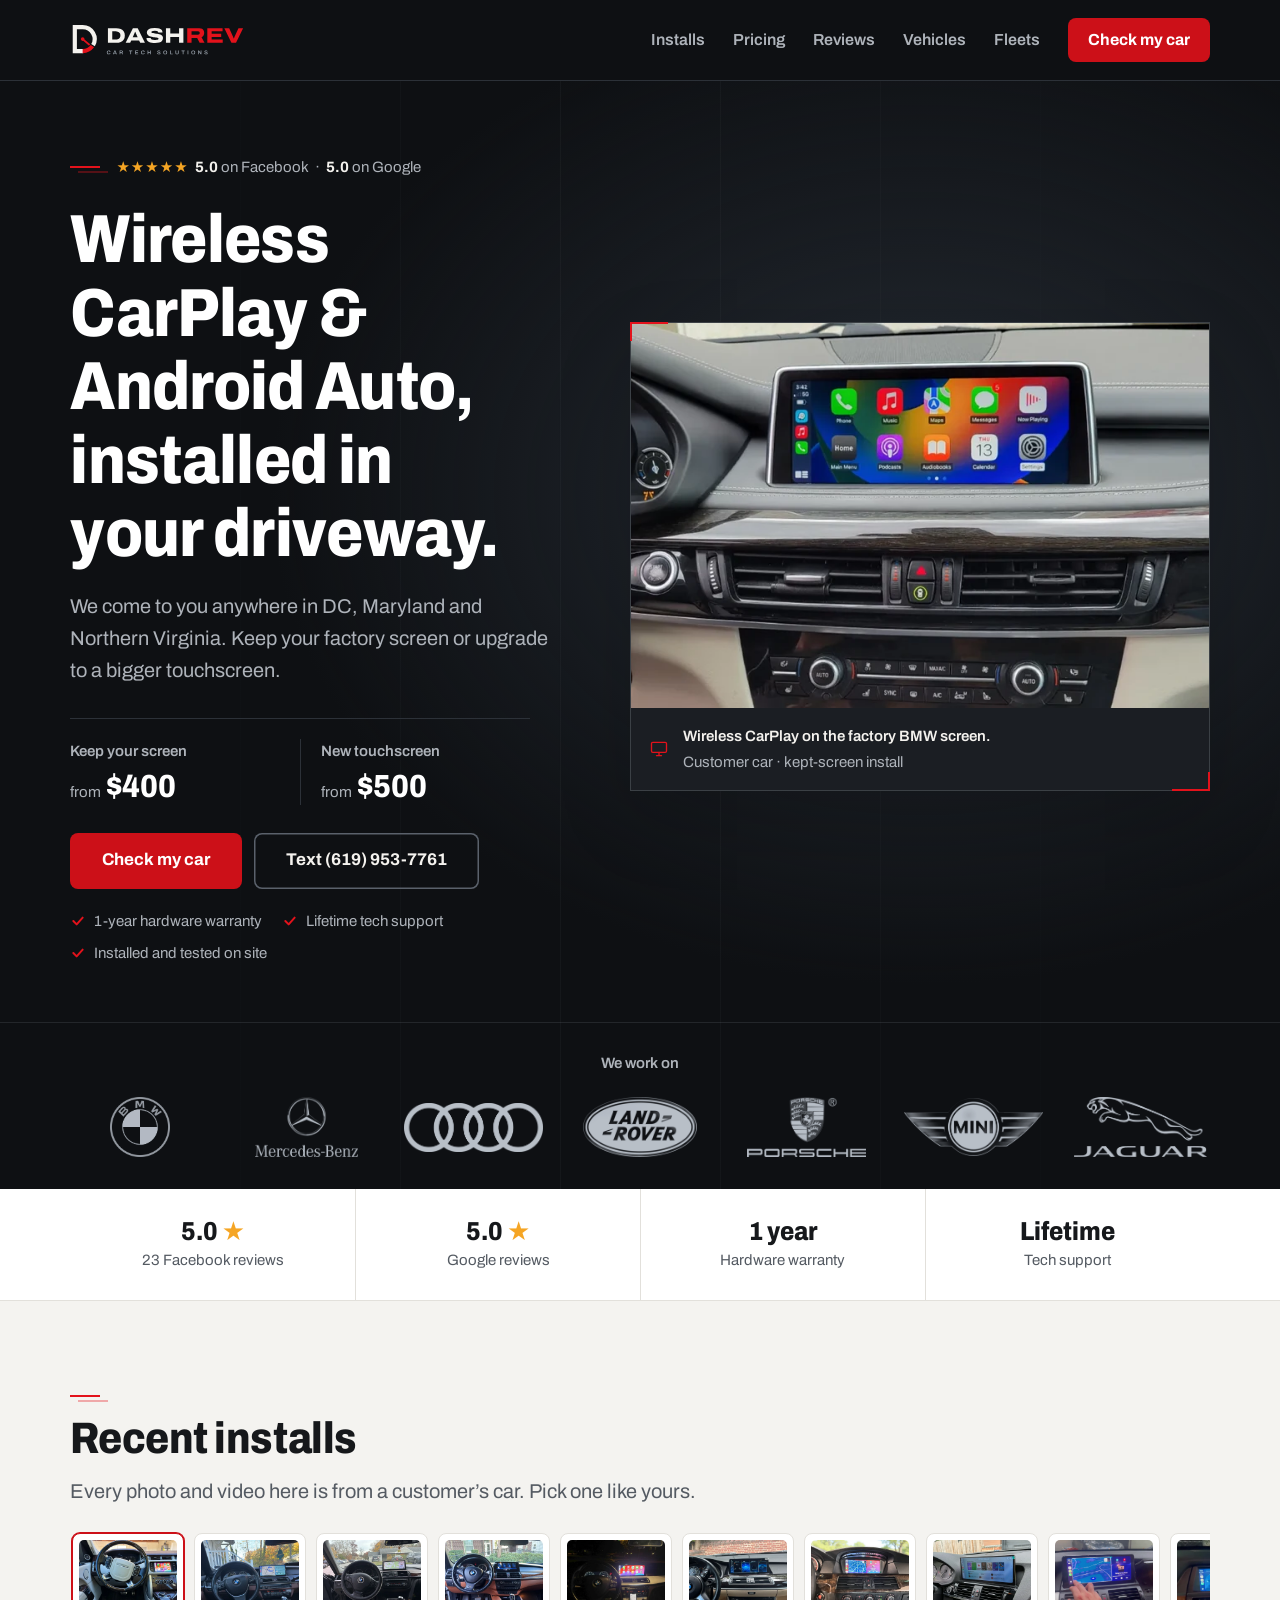
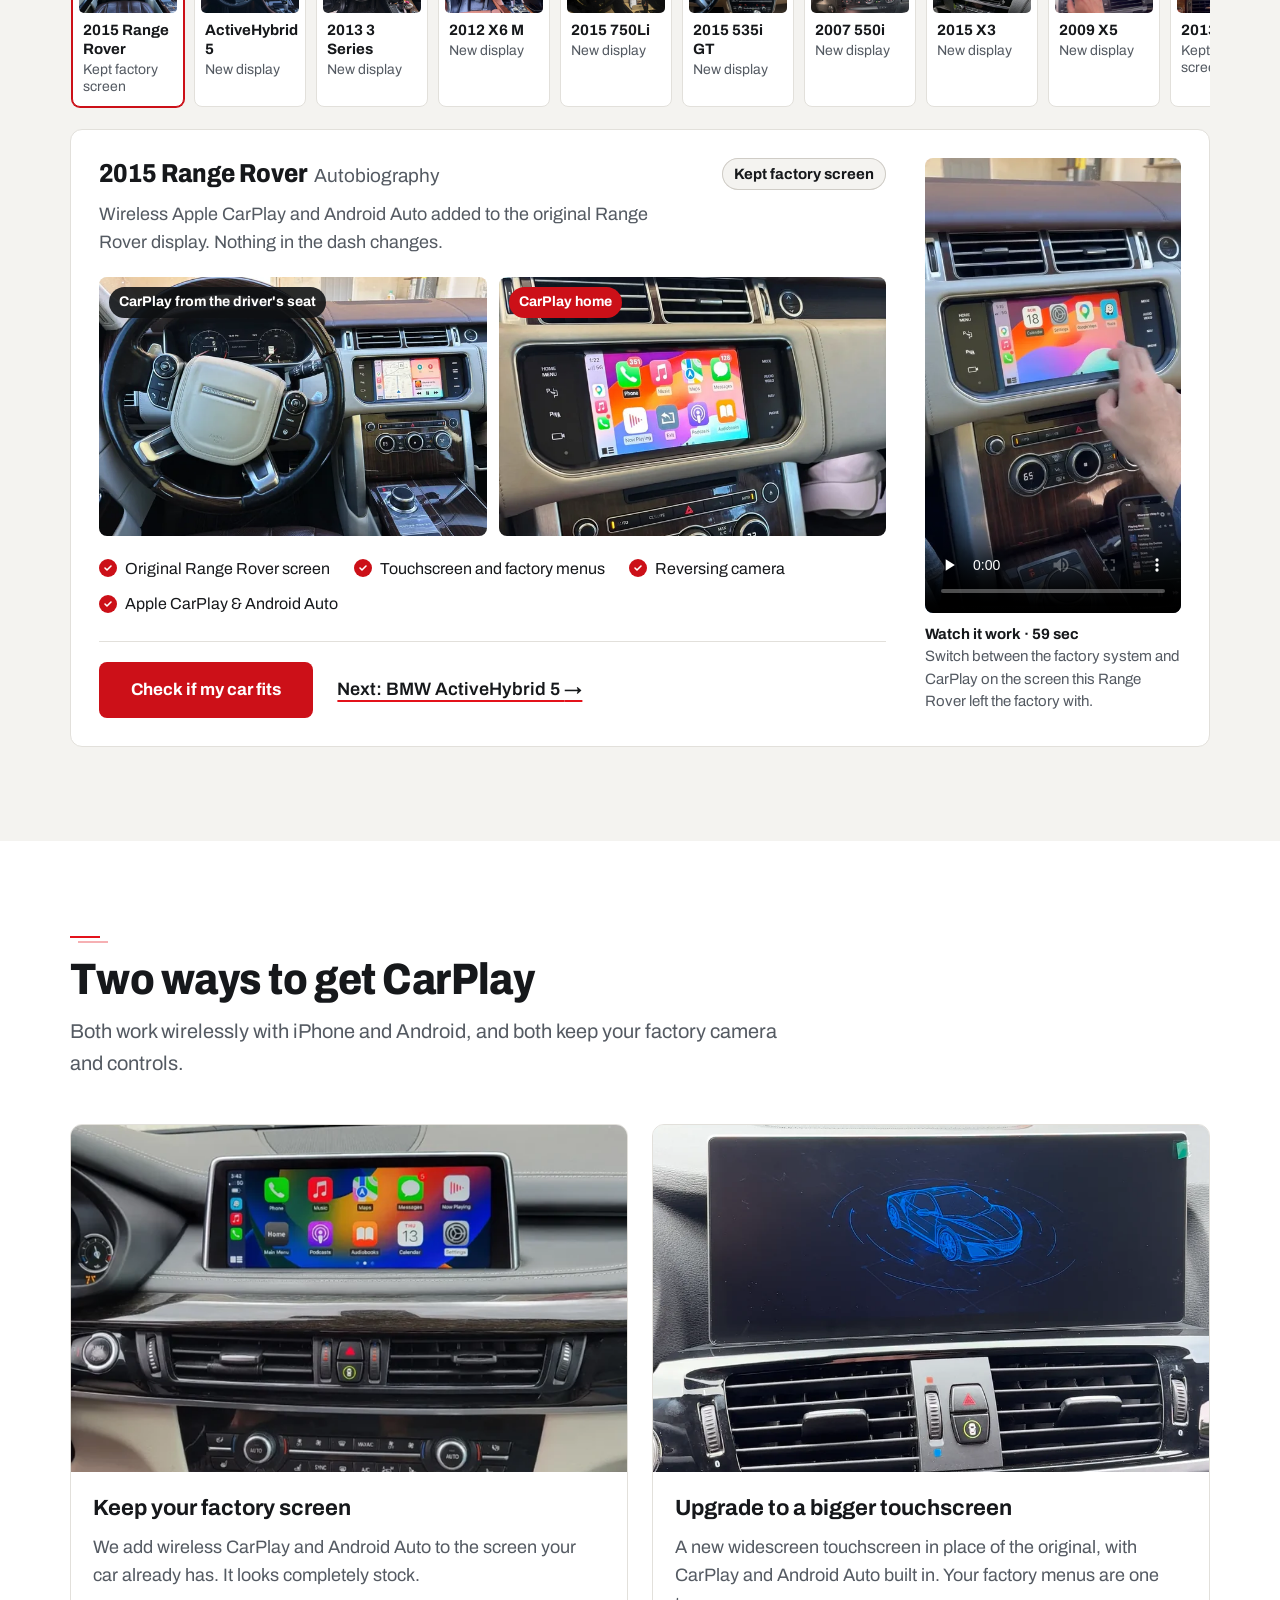
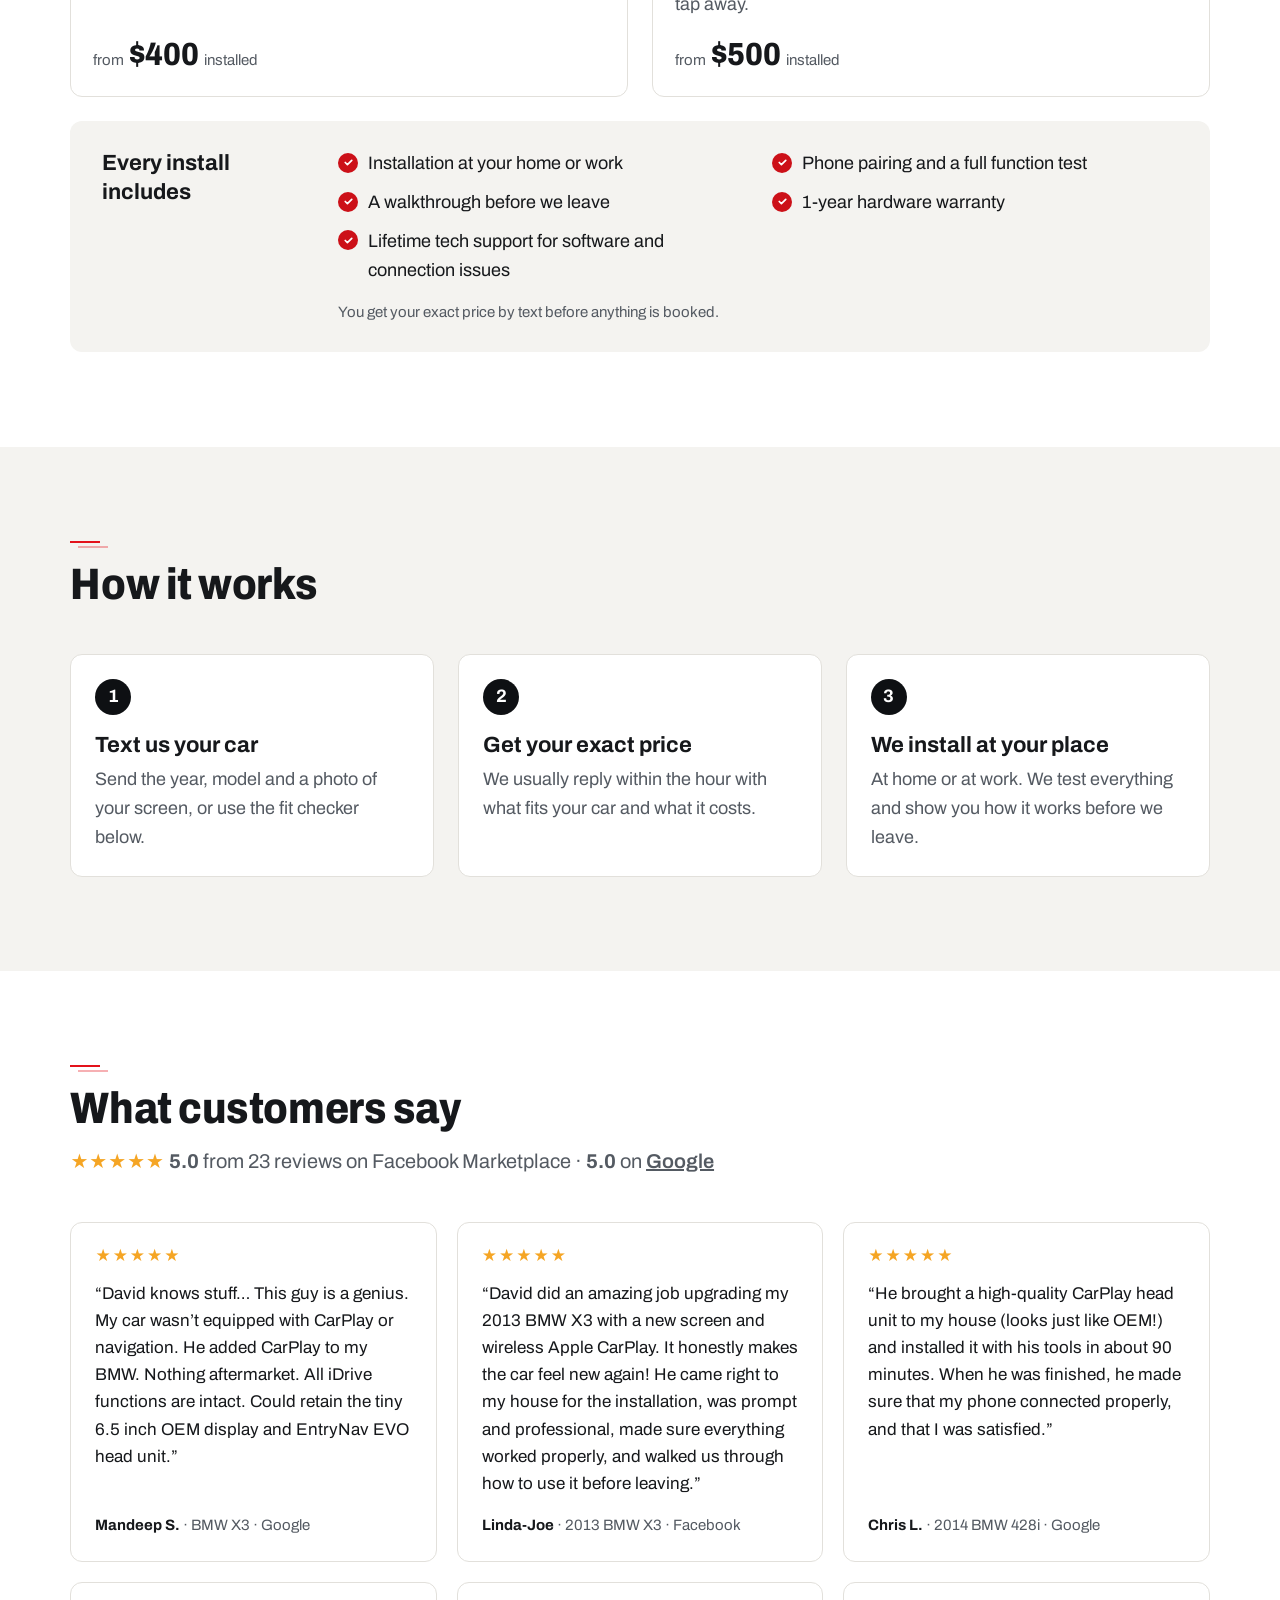
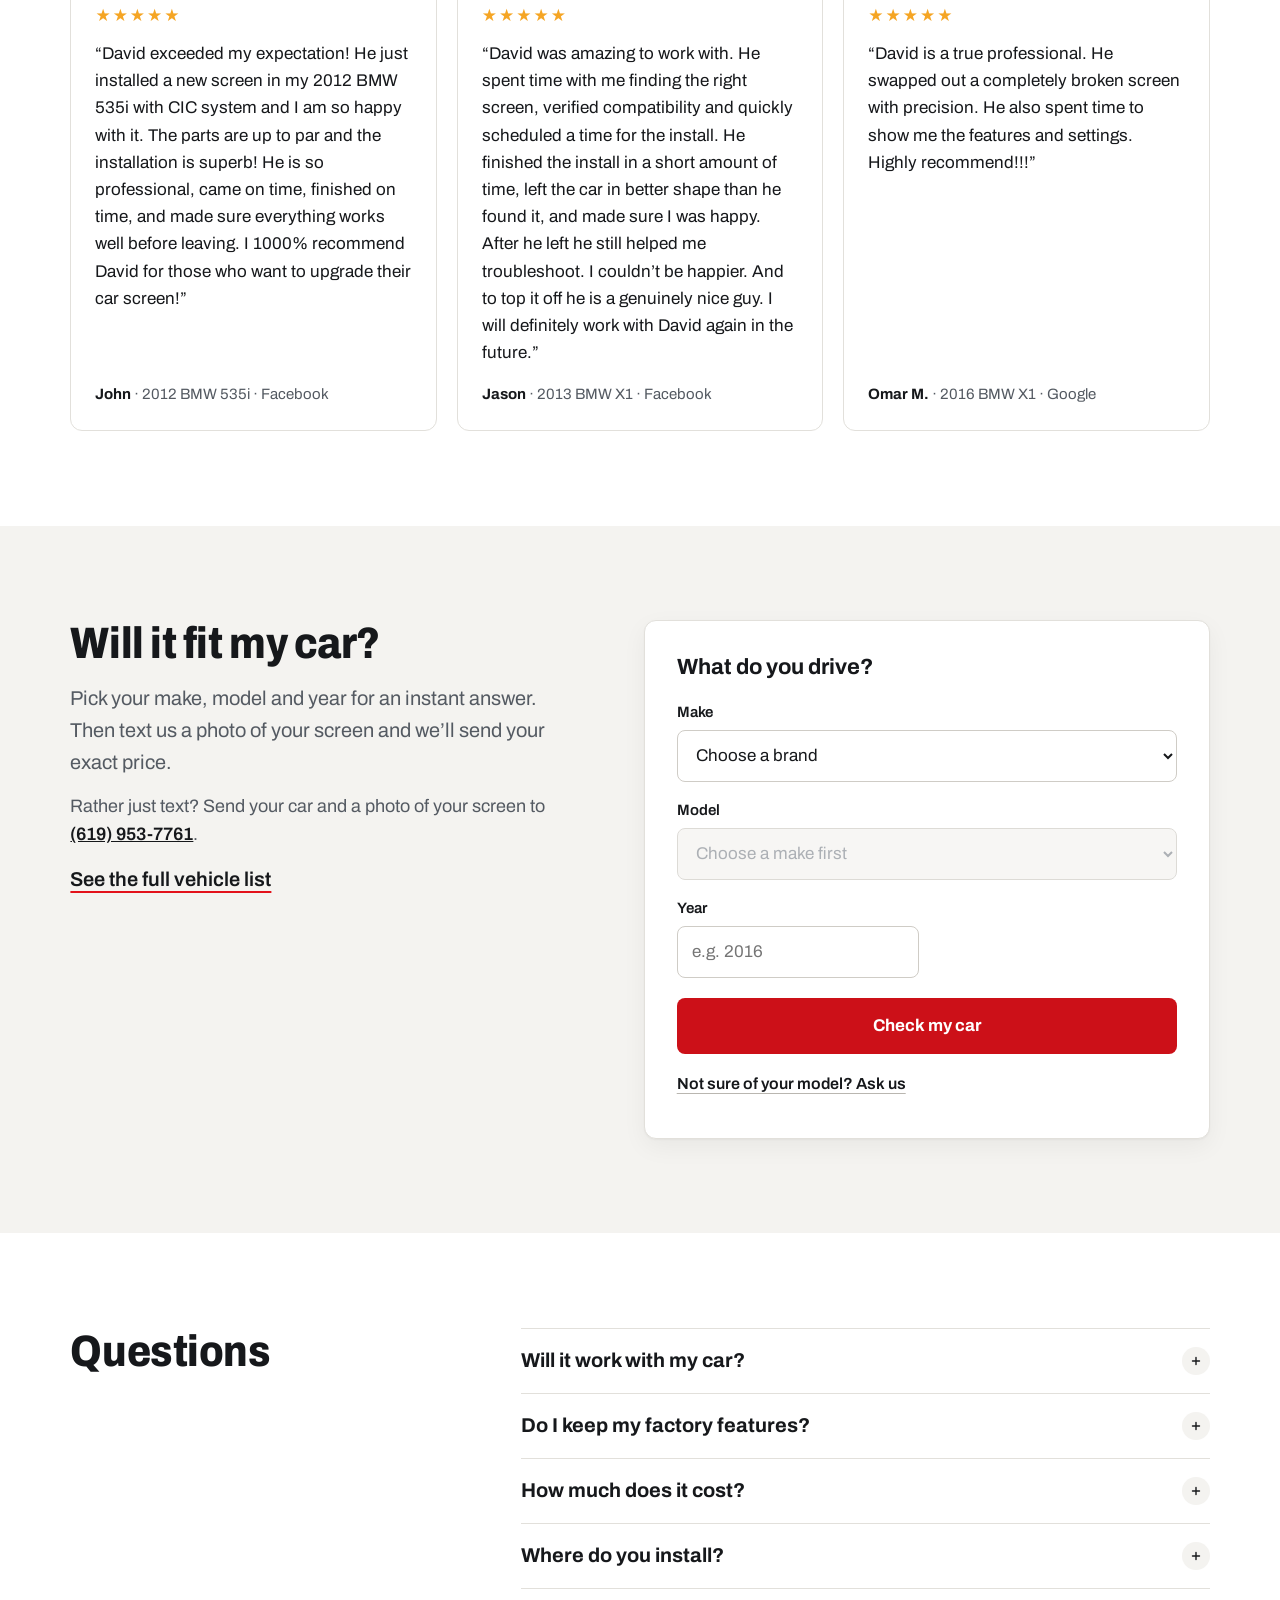
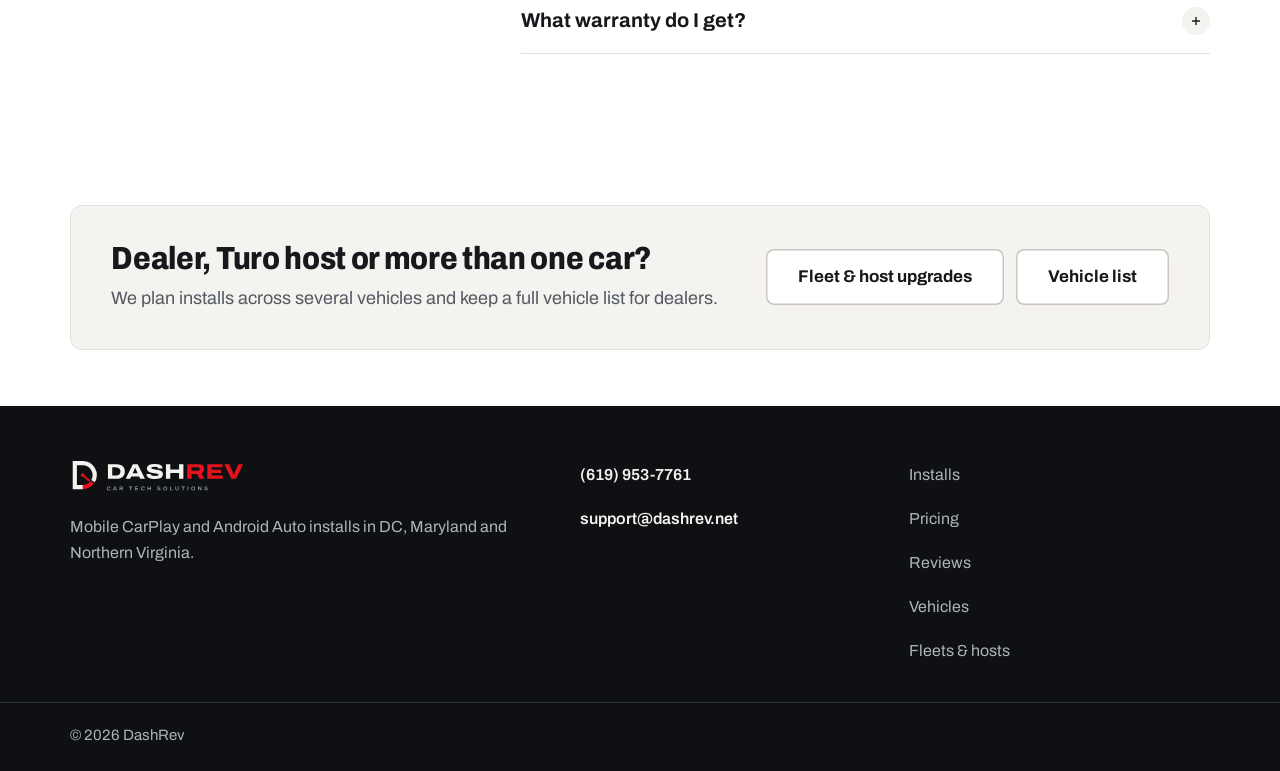
<file: index.html>
<!doctype html>
<html lang="en"><head><meta charset="utf-8"><meta name="viewport" content="width=device-width,initial-scale=1,viewport-fit=cover"><title>CarPlay Installation in the DC Metro | DashRev</title><meta name="description" content="Mobile Apple CarPlay and Android Auto installation across the DC metro area. Adapter installations from $400. Screen replacements from $500."><meta name="theme-color" content="#0E1013"><link rel="preload" href="brand/fonts/Archivo-SemiCondensed-ExtraBold.woff2" as="font" type="font/woff2" crossorigin><link rel="stylesheet" href="site.css?v=8"><link rel="canonical" href="https://dashrev.net/"><meta property="og:site_name" content="DashRev"><meta property="og:locale" content="en_US"><link rel="icon" href="/favicon.ico" sizes="48x48"><link rel="icon" href="/brand/profile.svg" type="image/svg+xml"><link rel="icon" href="/brand/icon-192.png" type="image/png" sizes="192x192"><link rel="apple-touch-icon" href="/apple-touch-icon.png"><link rel="manifest" href="/site.webmanifest"><meta name="robots" content="max-image-preview:large"><meta property="og:title" content="CarPlay Installation in the DC Metro | DashRev"><meta property="og:description" content="Mobile Apple CarPlay and Android Auto installation across the DC metro area. Adapter installations from $400. Screen replacements from $500."><meta property="og:type" content="website"><meta property="og:url" content="https://dashrev.net/"><meta property="og:image" content="https://dashrev.net/assets/og/dashrev-home.jpg"><meta property="og:image:width" content="1200"><meta property="og:image:height" content="630"><meta property="og:image:alt" content="BMW dashboard showing Apple CarPlay"><meta name="twitter:card" content="summary_large_image"><script src="vehicle-catalog.js?v=dashrev1" defer></script><script src="app.js?v=dashrev2" defer></script><script src="install-gallery.js?v=3" defer></script><script src="brand-hero.js?v=v4" defer></script><script type="application/ld+json">{"@context":"https://schema.org","@graph":[{"@type":"WebSite","@id":"https://dashrev.net/#website","name":"DashRev","alternateName":["Dash Rev","dashrev.net"],"url":"https://dashrev.net/","publisher":{"@id":"https://dashrev.net/#business"}},{"@type":"AutomotiveBusiness","@id":"https://dashrev.net/#business","name":"DashRev","url":"https://dashrev.net/","description":"Mobile Apple CarPlay and Android Auto installation across the DC metro area.","telephone":"+1-619-953-7761","email":"support@dashrev.net","image":"https://dashrev.net/assets/og/dashrev-home.jpg","logo":"https://dashrev.net/brand/icon-512.png","priceRange":"$400+","areaServed":[{"@type":"City","name":"Washington, DC"},{"@type":"State","name":"Maryland"},{"@type":"AdministrativeArea","name":"Northern Virginia"}],"hasOfferCatalog":{"@type":"OfferCatalog","name":"CarPlay installation","itemListElement":[{"@type":"Offer","itemOffered":{"@type":"Service","name":"Adapter installation"},"priceSpecification":{"@type":"PriceSpecification","minPrice":400,"priceCurrency":"USD"}},{"@type":"Offer","itemOffered":{"@type":"Service","name":"Screen replacement"},"priceSpecification":{"@type":"PriceSpecification","minPrice":500,"priceCurrency":"USD"}}]}}]}</script></head>
<body>
<a class="skip" href="#main">Skip to content</a>
<header class="site-header">
  <div class="wrap header-row">
    <a class="logo" href="index.html" aria-label="DashRev home"><img src="brand/logo-on-dark.svg" width="380" height="78" alt=""></a>
    <nav class="nav" aria-label="Main navigation">
      <a class="nav-wide" href="#installs">Installs</a>
      <a class="nav-wide" href="#pricing">Pricing</a>
      <a class="nav-wide" href="#reviews">Reviews</a>
      <a href="vehicles.html">Vehicles</a>
      <a href="hosts.html">Fleets</a>
      <a class="btn btn-sm nav-cta" href="#owner-check" data-form-jump>Check my car</a>
    </nav>
  </div>
</header>

<main id="main">
<section class="hero product-hero" aria-labelledby="hero-title">
  <div class="wrap hero-grid">
    <div class="hero-copy">
      <a class="rating-pill" href="#reviews"><span class="stars" aria-hidden="true">★★★★★</span> <span><strong>5.0</strong> on Facebook</span> <span aria-hidden="true">·</span> <span><strong>5.0</strong> on Google</span></a>
      <h1 id="hero-title">Wireless CarPlay &amp; Android&nbsp;Auto, installed in your driveway.</h1>
      <p class="hero-lede">We come to you anywhere in DC, Maryland and Northern Virginia. Keep your factory screen or upgrade to a bigger touchscreen.</p>
      <dl class="hero-prices">
        <div><dt>Keep your screen</dt><dd><small>from</small> $400</dd></div>
        <div><dt>New touchscreen</dt><dd><small>from</small> $500</dd></div>
      </dl>
      <div class="hero-actions product-actions">
        <a class="btn" href="#owner-check" data-form-jump>Check my car</a>
        <a class="btn btn-ghost-dark" href="sms:+16199537761">Text (619) 953-7761</a>
      </div>
      <p class="hero-assurance"><span>1-year hardware warranty</span><span>Lifetime tech support</span><span>Installed and tested on site</span></p>
    </div>
    <figure class="hero-photo product-image">
      <img src="assets/dashboard-lossless.webp" srcset="assets/dashboard-700.webp 700w, assets/dashboard-1000.webp 1000w, assets/dashboard-lossless.webp 1348w" sizes="(max-width: 900px) 100vw, 640px" width="1348" height="889" alt="BMW dashboard with wireless Apple CarPlay on the factory screen" fetchpriority="high">
      <figcaption><span class="photo-caption-title">Wireless CarPlay on the factory BMW screen.</span> <span class="photo-caption-support">Customer car · kept-screen install</span></figcaption>
    </figure>
  </div>
  <div class="wrap makes" aria-label="Makes we work on">
    <p>We work on</p>
    <ul>
      <li><img src="assets/brand-logos/bmw.png" alt="BMW" decoding="async"></li>
      <li><img src="assets/brand-logos/mercedes-benz.png" alt="Mercedes-Benz" decoding="async"></li>
      <li><img src="assets/brand-logos/audi.png" alt="Audi" decoding="async"></li>
      <li><img src="assets/brand-logos/land-rover.png" alt="Land Rover" decoding="async"></li>
      <li><img src="assets/brand-logos/porsche.png" alt="Porsche" decoding="async"></li>
      <li><img src="assets/brand-logos/mini.png" alt="MINI" decoding="async"></li>
      <li><img src="assets/brand-logos/jaguar.png" alt="Jaguar" decoding="async"></li>
    </ul>
  </div>
</section>

<section class="proof" aria-label="Why customers trust DashRev">
  <div class="wrap proof-grid">
    <div><strong>5.0 <span aria-hidden="true">★</span></strong><span>23 Facebook reviews</span></div>
    <div><strong>5.0 <span aria-hidden="true">★</span></strong><span>Google reviews</span></div>
    <div><strong>1 year</strong><span>Hardware warranty</span></div>
    <div><strong>Lifetime</strong><span>Tech support</span></div>
  </div>
</section>

<section class="section section-soft install-gallery" id="installs" data-ig><span id="demos" class="anchor-alias" aria-hidden="true"></span>
<div class="wrap">
<div class="section-head ig-intro"><h2>Recent installs</h2><p>Every photo and video here is from a customer’s car. Pick one like yours.</p></div>
<div class="ig-picker" role="group" aria-label="Choose an installation">
  <button type="button" aria-pressed="true" aria-controls="install-range-rover-2015" data-make="Land Rover" data-type="kept"><img src="assets/installations/range-rover-l405-2015-carplay-640.webp" alt="" width="640" height="480" loading="lazy" style="--pos:50% 45%"><span><strong>2015 Range Rover</strong><small>Kept factory screen</small></span></button>
  <button type="button" aria-pressed="false" aria-controls="install-activehybrid5-f10" data-make="BMW" data-type="new"><img src="assets/installations/bmw-activehybrid5-f10-after-640.webp" alt="" width="640" height="480" loading="lazy" style="--pos:60% 40%"><span><strong>ActiveHybrid 5</strong><small>New display</small></span></button>
  <button type="button" aria-pressed="false" aria-controls="install-3-series-2013" data-make="BMW" data-type="new"><img src="assets/installations/bmw-3-series-f30-2013-after-640.webp" alt="" width="640" height="480" loading="lazy" style="--pos:60% 40%"><span><strong>2013 3 Series</strong><small>New display</small></span></button>
  <button type="button" aria-pressed="false" aria-controls="install-x6m-2012" data-make="BMW" data-type="new"><img src="assets/installations/bmw-x6m-e71-2012-after-640.webp" alt="" width="640" height="480" loading="lazy" style="--pos:60% 40%"><span><strong>2012 X6 M</strong><small>New display</small></span></button>
  <button type="button" aria-pressed="false" aria-controls="install-750li-2015" data-make="BMW" data-type="new"><img src="assets/installations/bmw-750li-f02-2015-after-640.webp" alt="" width="640" height="480" loading="lazy" style="--pos:66% 45%"><span><strong>2015 750Li</strong><small>New display</small></span></button>
  <button type="button" aria-pressed="false" aria-controls="install-535i-gt-2015" data-make="BMW" data-type="new"><img src="assets/installations/bmw-535i-gt-f07-2015-after-640.webp?v=2" alt="" width="640" height="427" loading="lazy" style="--pos:64% 30%"><span><strong>2015 535i GT</strong><small>New display</small></span></button>
  <button type="button" aria-pressed="false" aria-controls="install-550i-e60" data-make="BMW" data-type="new"><img src="assets/installations/bmw-550i-e60-thumb-640.webp" alt="" width="640" height="480" loading="lazy" style="--pos:50% 40%"><span><strong>2007 550i</strong><small>New display</small></span></button>
  <button type="button" aria-pressed="false" aria-controls="install-x3-2015" data-make="BMW" data-type="new"><img src="assets/installations/bmw-x3-f25-2015-carplay-640.webp" alt="" width="640" height="1134" loading="lazy" style="--pos:50% 43%"><span><strong>2015 X3</strong><small>New display</small></span></button>
  <button type="button" aria-pressed="false" aria-controls="screen-upgrade" data-make="BMW" data-type="new"><img src="assets/bmw-x5-e70-2009-after.jpg" alt="" width="1080" height="1920" loading="lazy" style="--pos:50% 39%"><span><strong>2009 X5</strong><small>New display</small></span></button>
  <button type="button" aria-pressed="false" aria-controls="install-x5-2013" data-make="BMW" data-type="kept"><img src="assets/installations/bmw-x5-e70-2013-carplay-640.webp" alt="" width="640" height="427" loading="lazy" style="--pos:50% 45%"><span><strong>2013 X5</strong><small>Kept factory screen</small></span></button>
  <button type="button" aria-pressed="false" aria-controls="install-328i-2015" data-make="BMW" data-type="kept"><img src="assets/installations/bmw-328i-gt-f34-2015-carplay-640.webp" alt="" width="640" height="427" loading="lazy" style="--pos:50% 45%"><span><strong>2015 328i GT</strong><small>Kept factory screen</small></span></button>
  <button type="button" aria-pressed="false" aria-controls="install-touareg-2012" data-make="Volkswagen" data-type="kept"><img src="assets/installations/vw-touareg-7p-2012-carplay-640.webp" alt="" width="640" height="427" loading="lazy" style="--pos:50% 45%"><span><strong>2012 Touareg</strong><small>Kept factory screen</small></span></button>
</div>

<article class="ig-card kept-screen" id="install-range-rover-2015" aria-labelledby="ig-title-l405" data-name="2015 Range Rover">
  <div class="ig-main">
    <header class="ig-head"><h3 id="ig-title-l405">2015 Range Rover <span>Autobiography</span></h3><p class="ig-option kept">Kept factory screen</p></header>
    <p class="ig-desc">Wireless Apple CarPlay and Android Auto added to the original Range Rover display. Nothing in the dash changes.</p>
    <div class="ig-compare" data-show="before">
      <div class="ig-toggle" role="group" aria-label="Show the driver's-seat view or the close-up of the CarPlay home screen"><button type="button" data-ig-show="before" aria-pressed="true">Driver's seat</button><button type="button" data-ig-show="after" aria-pressed="false">Close-up</button></div>
      <figure class="ig-shot" data-ig-shot="before"><img src="assets/installations/range-rover-l405-2015-maps-1280.webp" srcset="assets/installations/range-rover-l405-2015-maps-640.webp 640w, assets/installations/range-rover-l405-2015-maps-1280.webp 1280w" sizes="(max-width: 760px) calc(100vw - 40px), 460px" width="1280" height="960" loading="lazy" decoding="async" alt="Driver's-seat view of the Range Rover cabin, with the CarPlay dashboard showing maps and music on the original display"><figcaption>CarPlay from the driver's seat</figcaption></figure>
      <figure class="ig-shot" data-ig-shot="after"><img src="assets/installations/range-rover-l405-2015-closeup-1200.webp" srcset="assets/installations/range-rover-l405-2015-closeup-640.webp 640w, assets/installations/range-rover-l405-2015-closeup-1200.webp 1200w" sizes="(max-width: 760px) calc(100vw - 40px), 460px" width="1200" height="800" loading="lazy" decoding="async" alt="Close-up of the Apple CarPlay home screen on the original Range Rover display"><figcaption>CarPlay home</figcaption></figure>
    </div>
    <ul class="ig-keep" aria-label="What you keep"><li>Original Range Rover screen</li><li>Touchscreen and factory menus</li><li>Reversing camera</li><li>Apple CarPlay &amp; Android Auto</li></ul>
    <div class="ig-actions"><a class="btn" href="#owner-check" data-form-jump>Check if my car fits</a><button type="button" class="ig-next" data-ig-next>Next install <span aria-hidden="true">→</span></button></div>
  </div>
  <figure class="ig-video"><video controls playsinline preload="none" width="720" height="1280" poster="assets/installations/range-rover-l405-2015-demo-poster-720.webp" aria-label="59-second video switching between the factory system and CarPlay on the 2015 Range Rover's original screen"><source src="assets/installations/range-rover-l405-2015-demo.mp4" type="video/mp4"></video><figcaption><b>Watch it work · 59 sec</b>Switch between the factory system and CarPlay on the screen this Range Rover left the factory with.</figcaption></figure>
</article>

<article class="ig-card" id="install-activehybrid5-f10" aria-labelledby="ig-title-f10" data-name="BMW ActiveHybrid 5">
  <div class="ig-main">
    <header class="ig-head"><h3 id="ig-title-f10">BMW ActiveHybrid 5 <span>F10</span></h3><p class="ig-option new">New display</p></header>
    <p class="ig-desc">A widescreen touchscreen in place of the original BMW display, with wireless Apple CarPlay and Android Auto. The factory iDrive menus, cameras and steering-wheel buttons all still work.</p>
    <div class="ig-compare" data-show="after">
      <div class="ig-toggle" role="group" aria-label="Show before or after"><button type="button" data-ig-show="before" aria-pressed="false">Before</button><button type="button" data-ig-show="after" aria-pressed="true">After</button></div>
      <figure class="ig-shot" data-ig-shot="before" style="--pos:50% 45%"><img src="assets/installations/bmw-activehybrid5-f10-before-1280.webp" srcset="assets/installations/bmw-activehybrid5-f10-before-640.webp 640w, assets/installations/bmw-activehybrid5-f10-before-1280.webp 1280w" sizes="(max-width: 760px) calc(100vw - 40px), 460px" width="1280" height="960" loading="lazy" decoding="async" alt="BMW ActiveHybrid 5 F10 from the driver&#39;s seat before the upgrade, with the original BMW iDrive display"><figcaption>Before</figcaption></figure>
      <figure class="ig-shot" data-ig-shot="after" style="--pos:50% 45%"><img src="assets/installations/bmw-activehybrid5-f10-after-1280.webp" srcset="assets/installations/bmw-activehybrid5-f10-after-640.webp 640w, assets/installations/bmw-activehybrid5-f10-after-1280.webp 1280w" sizes="(max-width: 760px) calc(100vw - 40px), 460px" width="1280" height="960" loading="lazy" decoding="async" alt="The same ActiveHybrid 5 after installation, with Apple CarPlay on the new widescreen touchscreen"><figcaption>After</figcaption></figure>
    </div>
    <ul class="ig-keep" aria-label="What you keep"><li>Factory iDrive menus</li><li>Factory camera views</li><li>Steering-wheel buttons</li></ul>
    <div class="ig-actions"><a class="btn" href="#owner-check" data-form-jump>Check if my car fits</a><button type="button" class="ig-next" data-ig-next>Next install <span aria-hidden="true">→</span></button></div>
  </div>
  <figure class="ig-video"><video controls playsinline preload="none" width="720" height="1280" poster="assets/installations/bmw-activehybrid5-f10-demo-poster-720.webp" aria-label="19-second video of wireless CarPlay, the steering-wheel buttons, the factory cameras and the iDrive menu on the BMW ActiveHybrid 5"><source src="assets/installations/bmw-activehybrid5-f10-demo.mp4" type="video/mp4"></video><figcaption><b>Watch it work · 19 sec</b>Wireless CarPlay on the new widescreen, the steering-wheel buttons, the factory camera view and BMW’s own iDrive menus.</figcaption></figure>
</article>

<article class="ig-card" id="install-3-series-2013" aria-labelledby="ig-title-f30" data-name="2013 BMW 3 Series">
  <div class="ig-main">
    <header class="ig-head"><h3 id="ig-title-f30">2013 BMW 3 Series <span>F30</span></h3><p class="ig-option new">New display</p></header>
    <p class="ig-desc">A widescreen touchscreen in place of the original BMW display, with wireless Apple CarPlay and Android Auto.</p>
    <div class="ig-compare" data-show="after">
      <div class="ig-toggle" role="group" aria-label="Show before or after"><button type="button" data-ig-show="before" aria-pressed="false">Before</button><button type="button" data-ig-show="after" aria-pressed="true">After</button></div>
      <figure class="ig-shot" data-ig-shot="before" style="--pos:50% 45%"><img src="assets/installations/bmw-3-series-f30-2013-before-1280.webp" srcset="assets/installations/bmw-3-series-f30-2013-before-640.webp 640w, assets/installations/bmw-3-series-f30-2013-before-1280.webp 1280w" sizes="(max-width: 760px) calc(100vw - 40px), 460px" width="1280" height="960" loading="lazy" decoding="async" alt="2013 BMW 3 Series F30 from the driver&#39;s seat before the upgrade, with the original BMW iDrive display"><figcaption>Before</figcaption></figure>
      <figure class="ig-shot" data-ig-shot="after" style="--pos:50% 45%"><img src="assets/installations/bmw-3-series-f30-2013-after-1280.webp" srcset="assets/installations/bmw-3-series-f30-2013-after-640.webp 640w, assets/installations/bmw-3-series-f30-2013-after-1280.webp 1280w" sizes="(max-width: 760px) calc(100vw - 40px), 460px" width="1280" height="960" loading="lazy" decoding="async" alt="The same 3 Series after installation, with Apple CarPlay on the new widescreen touchscreen"><figcaption>After</figcaption></figure>
    </div>
    <ul class="ig-keep" aria-label="What you keep"><li>Original BMW system, one tap away</li><li>Factory radio &amp; climate controls</li><li>CarPlay &amp; Android Auto</li></ul>
    <div class="ig-actions"><a class="btn" href="#owner-check" data-form-jump>Check if my car fits</a><button type="button" class="ig-next" data-ig-next>Next install <span aria-hidden="true">→</span></button></div>
  </div>
  <figure class="ig-video"><video controls playsinline preload="none" width="720" height="1280" poster="assets/installations/bmw-3-series-f30-2013-install-poster-720.webp" aria-label="27-second video of the 2013 BMW 3 Series install: the dash taken apart, the new screen wired in and powered up, then CarPlay maps and music on the new widescreen"><source src="assets/installations/bmw-3-series-f30-2013-install.mp4" type="video/mp4"></video><figcaption><b>Watch the install · 27 sec</b>Dash apart, the new screen wired in, then CarPlay maps and music on the widescreen.</figcaption></figure>
</article>

<article class="ig-card" id="install-x6m-2012" aria-labelledby="ig-title-e71" data-name="2012 BMW X6 M">
  <div class="ig-main">
    <header class="ig-head"><h3 id="ig-title-e71">2012 BMW X6 M <span>E71</span></h3><p class="ig-option new">New display</p></header>
    <p class="ig-desc">A widescreen touchscreen in place of the original BMW display, with Apple CarPlay and Android Auto. The factory iDrive menu and cameras are still there.</p>
    <div class="ig-compare" data-show="after">
      <div class="ig-toggle" role="group" aria-label="Show before or after"><button type="button" data-ig-show="before" aria-pressed="false">Before</button><button type="button" data-ig-show="after" aria-pressed="true">After</button></div>
      <figure class="ig-shot" data-ig-shot="before" style="--pos:50% 45%"><img src="assets/installations/bmw-x6m-e71-2012-before-1280.webp" srcset="assets/installations/bmw-x6m-e71-2012-before-640.webp 640w, assets/installations/bmw-x6m-e71-2012-before-1280.webp 1280w" sizes="(max-width: 760px) calc(100vw - 40px), 460px" width="1280" height="960" loading="lazy" decoding="async" alt="2012 BMW X6 M from the driver&#39;s seat before the upgrade, with the original BMW iDrive display"><figcaption>Before</figcaption></figure>
      <figure class="ig-shot" data-ig-shot="after" style="--pos:50% 45%"><img src="assets/installations/bmw-x6m-e71-2012-after-1280.webp" srcset="assets/installations/bmw-x6m-e71-2012-after-640.webp 640w, assets/installations/bmw-x6m-e71-2012-after-1280.webp 1280w" sizes="(max-width: 760px) calc(100vw - 40px), 460px" width="1280" height="960" loading="lazy" decoding="async" alt="The same X6 M after installation, with the new widescreen touchscreen"><figcaption>After</figcaption></figure>
    </div>
    <ul class="ig-keep" aria-label="What you keep"><li>Factory iDrive menus</li><li>Factory camera views</li><li>CarPlay &amp; Android Auto</li></ul>
    <div class="ig-actions"><a class="btn" href="#owner-check" data-form-jump>Check if my car fits</a><button type="button" class="ig-next" data-ig-next>Next install <span aria-hidden="true">→</span></button></div>
  </div>
  <figure class="ig-video"><video controls playsinline preload="none" width="720" height="1280" poster="assets/installations/bmw-x6m-e71-2012-demo-poster-720.webp" aria-label="24-second video of CarPlay, the iDrive menu and the factory cameras on the 2012 BMW X6 M"><source src="assets/installations/bmw-x6m-e71-2012-demo.mp4" type="video/mp4"></video><figcaption><b>Watch it work · 24 sec</b>CarPlay on the new widescreen, BMW’s own iDrive menu a click away, and the factory camera view when you shift into reverse.</figcaption></figure>
</article>

<article class="ig-card" id="install-750li-2015" aria-labelledby="ig-title-f02" data-name="2015 BMW 750Li">
  <div class="ig-main">
    <header class="ig-head"><h3 id="ig-title-f02">2015 BMW 750Li <span>F02</span></h3><p class="ig-option new">New display</p></header>
    <p class="ig-desc">A widescreen touchscreen in place of the original BMW display, with Apple CarPlay and Android Auto.</p>
    <div class="ig-compare" data-show="after">
      <div class="ig-toggle" role="group" aria-label="Show before or after"><button type="button" data-ig-show="before" aria-pressed="false">Before</button><button type="button" data-ig-show="after" aria-pressed="true">After</button></div>
      <figure class="ig-shot" data-ig-shot="before" style="--pos:50% 45%"><img src="assets/installations/bmw-750li-f02-2015-before-1280.webp" srcset="assets/installations/bmw-750li-f02-2015-before-640.webp 640w, assets/installations/bmw-750li-f02-2015-before-1280.webp 1280w" sizes="(max-width: 760px) calc(100vw - 40px), 460px" width="1280" height="960" loading="lazy" decoding="async" alt="2015 BMW 750Li from the driver&#39;s seat at night before the upgrade, with the original BMW iDrive display"><figcaption>Before</figcaption></figure>
      <figure class="ig-shot" data-ig-shot="after" style="--pos:50% 45%"><img src="assets/installations/bmw-750li-f02-2015-after-1280.webp" srcset="assets/installations/bmw-750li-f02-2015-after-640.webp 640w, assets/installations/bmw-750li-f02-2015-after-1280.webp 1280w" sizes="(max-width: 760px) calc(100vw - 40px), 460px" width="1280" height="960" loading="lazy" decoding="async" alt="The same 750Li after installation, with Apple CarPlay on the new widescreen touchscreen"><figcaption>After</figcaption></figure>
    </div>
    <ul class="ig-keep" aria-label="What you keep"><li>Factory reverse camera</li><li>Original BMW system, one tap away</li><li>CarPlay &amp; Android Auto</li></ul>
    <div class="ig-actions"><a class="btn" href="#owner-check" data-form-jump>Check if my car fits</a><button type="button" class="ig-next" data-ig-next>Next install <span aria-hidden="true">→</span></button></div>
  </div>
  <figure class="ig-video"><video controls playsinline preload="none" width="720" height="1280" poster="assets/installations/bmw-750li-f02-2015-demo-poster-720.webp" aria-label="35-second video of CarPlay, the BMW menu and the reverse camera on the 2015 BMW 750Li"><source src="assets/installations/bmw-750li-f02-2015-demo.mp4" type="video/mp4"></video><figcaption><b>Watch it work · 35 sec</b>Get in and CarPlay is up: maps, music and your apps. The original BMW menu and the factory reverse camera are still there.</figcaption></figure>
</article>

<article class="ig-card" id="install-535i-gt-2015" aria-labelledby="ig-title-f07" data-name="2015 BMW 535i GT">
  <div class="ig-main">
    <header class="ig-head"><h3 id="ig-title-f07">2015 BMW 535i GT <span>F07</span></h3><p class="ig-option new">New display</p></header>
    <p class="ig-desc">A widescreen touchscreen in place of the original BMW display, with Apple CarPlay and Android Auto.</p>
    <div class="ig-compare" data-show="after">
      <div class="ig-toggle" role="group" aria-label="Show before or after"><button type="button" data-ig-show="before" aria-pressed="false">Before</button><button type="button" data-ig-show="after" aria-pressed="true">After</button></div>
      <figure class="ig-shot" data-ig-shot="before"><img src="assets/installations/bmw-535i-gt-f07-2015-before-1280.webp?v=2" srcset="assets/installations/bmw-535i-gt-f07-2015-before-640.webp?v=2 640w, assets/installations/bmw-535i-gt-f07-2015-before-1280.webp?v=2 1280w" sizes="(max-width: 760px) calc(100vw - 40px), 460px" width="1280" height="853" loading="lazy" decoding="async" alt="2015 BMW 535i GT before the upgrade, with the original BMW iDrive display"><figcaption>Before</figcaption></figure>
      <figure class="ig-shot" data-ig-shot="after"><img src="assets/installations/bmw-535i-gt-f07-2015-after-1280.webp?v=2" srcset="assets/installations/bmw-535i-gt-f07-2015-after-640.webp?v=2 640w, assets/installations/bmw-535i-gt-f07-2015-after-1280.webp?v=2 1280w" sizes="(max-width: 760px) calc(100vw - 40px), 460px" width="1280" height="853" loading="lazy" decoding="async" alt="The same 535i GT after installation, with the widescreen touchscreen"><figcaption>After</figcaption></figure>
    </div>
    <ul class="ig-keep" aria-label="What you keep"><li>Factory reverse camera</li><li>Original BMW system, one tap away</li><li>CarPlay &amp; Android Auto</li></ul>
    <div class="ig-actions"><a class="btn" href="#owner-check" data-form-jump>Check if my car fits</a><button type="button" class="ig-next" data-ig-next>Next install <span aria-hidden="true">→</span></button></div>
  </div>
  <figure class="ig-video"><video controls playsinline preload="none" width="720" height="1280" poster="assets/installations/bmw-535i-gt-f07-2015-demo-poster-720.webp" aria-label="26-second video of CarPlay and the reverse camera on the 535i GT"><source src="assets/installations/bmw-535i-gt-f07-2015-demo.mp4" type="video/mp4"></video><figcaption><b>Watch it work · 26 sec</b>Your maps, music and messages on a wide touchscreen. Shift into reverse and the factory camera still comes up, guidelines and all.</figcaption></figure>
</article>

<article class="ig-card" id="install-550i-e60" aria-labelledby="ig-title-e60" data-name="2007 BMW 550i">
  <div class="ig-main">
    <header class="ig-head"><h3 id="ig-title-e60">2007 BMW 550i <span>E60 · CCC</span></h3><p class="ig-option new">New display</p></header>
    <p class="ig-desc">A replacement touchscreen with Apple CarPlay, fitted into the original E60 screen hood. The factory CCC menu is still there.</p>
    <div class="ig-compare" data-show="after">
      <div class="ig-toggle" role="group" aria-label="Show before or after"><button type="button" data-ig-show="before" aria-pressed="false">Before</button><button type="button" data-ig-show="after" aria-pressed="true">After</button></div>
      <figure class="ig-shot" data-ig-shot="before" style="--pos:50% 30%"><img src="assets/installations/bmw-550i-e60-before-1280.webp?v=7" srcset="assets/installations/bmw-550i-e60-before-640.webp?v=7 640w, assets/installations/bmw-550i-e60-before-1280.webp?v=7 1280w" sizes="(max-width: 760px) calc(100vw - 40px), 460px" width="1280" height="853" loading="lazy" decoding="async" alt="2007 BMW 550i E60 from the driver's seat before the upgrade, with the original BMW CCC screen"><figcaption>Before</figcaption></figure>
      <figure class="ig-shot" data-ig-shot="after" style="--pos:50% 30%"><img src="assets/installations/bmw-550i-e60-after-1280.webp?v=7" srcset="assets/installations/bmw-550i-e60-after-640.webp?v=7 640w, assets/installations/bmw-550i-e60-after-1280.webp?v=7 1280w" sizes="(max-width: 760px) calc(100vw - 40px), 460px" width="1280" height="853" loading="lazy" decoding="async" alt="The same 2007 BMW 550i after installation, with the new widescreen touchscreen in the original screen hood"><figcaption>After</figcaption></figure>
    </div>
    <ul class="ig-keep" aria-label="What you keep"><li>Factory CCC menus</li><li>iDrive knob</li><li>Apple CarPlay with touch</li></ul>
    <div class="ig-actions"><a class="btn" href="#owner-check" data-form-jump>Check if my car fits</a><button type="button" class="ig-next" data-ig-next>Next install <span aria-hidden="true">→</span></button></div>
  </div>
  <figure class="ig-video"><video controls playsinline preload="none" width="720" height="1280" poster="assets/installations/bmw-550i-e60-ccc-demo-poster-720.webp" aria-label="29-second video of CarPlay and the factory CCC menu on the 2007 BMW 550i"><source src="assets/installations/bmw-550i-e60-ccc-demo.mp4" type="video/mp4"></video><figcaption><b>Watch it work · 29 sec</b>CarPlay on a touchscreen that fits the original dash, and BMW’s own CCC menu whenever you want it.</figcaption></figure>
</article>
<article class="ig-card" id="install-x3-2015" aria-labelledby="ig-title-f25" data-name="2015 BMW X3">
  <div class="ig-main">
    <header class="ig-head"><h3 id="ig-title-f25">2015 BMW X3 <span>F25</span></h3><p class="ig-option new">New display</p></header>
    <p class="ig-desc">A larger replacement touchscreen with Apple CarPlay, fitted to the original dash.</p>
    <div class="ig-compare" data-show="after">
      <div class="ig-toggle" role="group" aria-label="Show before or after"><button type="button" data-ig-show="before" aria-pressed="false">Before</button><button type="button" data-ig-show="after" aria-pressed="true">After</button></div>
      <figure class="ig-shot" data-ig-shot="before" style="--pos:80% 72%;--zoom:1.3;--origin:80% 75%"><img src="assets/installations/bmw-x3-f25-2015-before-1280.webp" srcset="assets/installations/bmw-x3-f25-2015-before-640.webp 640w, assets/installations/bmw-x3-f25-2015-before-1280.webp 1280w" sizes="(max-width: 760px) calc(100vw - 40px), 460px" width="1280" height="960" loading="lazy" decoding="async" alt="2015 BMW X3 F25 before the upgrade, with the original recessed BMW iDrive display"><figcaption>Before</figcaption></figure>
      <figure class="ig-shot" data-ig-shot="after" style="--pos:50% 43%"><img src="assets/installations/bmw-x3-f25-2015-carplay-1152.webp" srcset="assets/installations/bmw-x3-f25-2015-carplay-640.webp 640w, assets/installations/bmw-x3-f25-2015-carplay-1152.webp 1152w" sizes="(max-width: 760px) calc(100vw - 40px), 460px" width="1152" height="2042" loading="lazy" decoding="async" alt="The same BMW X3 after installation, with Apple CarPlay on the replacement touchscreen"><figcaption>After</figcaption></figure>
    </div>
    <ul class="ig-keep" aria-label="What you keep"><li>iDrive knob and BMW menus</li><li>Factory reverse camera</li><li>Apple CarPlay</li></ul>
    <div class="ig-actions"><a class="btn" href="#owner-check" data-form-jump>Check if my car fits</a><button type="button" class="ig-next" data-ig-next>Next install <span aria-hidden="true">→</span></button></div>
  </div>
  <figure class="ig-video"><video controls playsinline preload="none" width="720" height="1280" poster="assets/installations/bmw-x3-f25-2015-demo-poster-720.webp?v=2" aria-label="26-second video of switching between BMW iDrive and CarPlay, and the reverse camera, on the X3"><source src="assets/installations/bmw-x3-f25-2015-demo.mp4" type="video/mp4"></video><figcaption><b>Watch it work · 26 sec</b>Switch between CarPlay and your BMW’s own iDrive any time. Your factory reverse camera keeps working, just like before.</figcaption></figure>
</article>

<article class="ig-card" id="screen-upgrade" aria-labelledby="ig-title-e70a" data-name="2009 BMW X5">
  <div class="ig-main">
    <header class="ig-head"><h3 id="ig-title-e70a">2009 BMW X5 <span>E70</span></h3><p class="ig-option new">New display</p></header>
    <p class="ig-desc">The small original screen swapped for a larger touchscreen with CarPlay.</p>
    <div class="ig-compare" data-show="after">
      <div class="ig-toggle" role="group" aria-label="Show before or after"><button type="button" data-ig-show="before" aria-pressed="false">Before</button><button type="button" data-ig-show="after" aria-pressed="true">After</button></div>
      <figure class="ig-shot" data-ig-shot="before" style="--pos:50% 34%"><img src="assets/bmw-x5-e70-2009-before.jpeg" width="1536" height="2048" loading="lazy" decoding="async" alt="2009 BMW X5 E70 before installation, with the smaller original screen"><figcaption>Before</figcaption></figure>
      <figure class="ig-shot" data-ig-shot="after" style="--pos:50% 39%"><img src="assets/bmw-x5-e70-2009-after.jpg" width="1080" height="1920" loading="lazy" decoding="async" alt="The same X5 after installation, with CarPlay on the larger touchscreen"><figcaption>After</figcaption></figure>
    </div>
    <ul class="ig-keep" aria-label="What you keep"><li>Factory menus accessible</li><li>Original controls</li><li>Apple CarPlay</li></ul>
    <div class="ig-actions"><a class="btn" href="#owner-check" data-form-jump>Check if my car fits</a><button type="button" class="ig-next" data-ig-next>Next install <span aria-hidden="true">→</span></button></div>
  </div>
  <figure class="ig-video"><video controls playsinline preload="none" width="720" height="1280" poster="assets/bmw-x5-e70-2009-after.jpg" aria-label="13-second video of the 2009 X5 touchscreen and CarPlay"><source src="assets/bmw-x5-e70-2009-screen-upgrade.mp4" type="video/mp4"></video><figcaption><b>Watch it work · 13 sec</b>A bigger touchscreen, with CarPlay ready whenever your phone is.</figcaption></figure>
</article>

<article class="ig-card kept-screen" id="install-x5-2013" aria-labelledby="ig-title-e70b" data-name="2013 BMW X5">
  <div class="ig-main">
    <header class="ig-head"><h3 id="ig-title-e70b">2013 BMW X5 <span>E70</span></h3><p class="ig-option kept">Kept factory screen</p></header>
    <p class="ig-desc">CarPlay added to the original BMW display. Nothing in the dash changes.</p>
    <div class="ig-compare" data-show="before">
      <div class="ig-toggle" role="group" aria-label="Show the factory menu or CarPlay"><button type="button" data-ig-show="before" aria-pressed="true">Factory menu</button><button type="button" data-ig-show="after" aria-pressed="false">CarPlay</button></div>
      <figure class="ig-shot" data-ig-shot="before"><img src="assets/installations/bmw-x5-e70-2013-factory-menu-1280.webp" srcset="assets/installations/bmw-x5-e70-2013-factory-menu-640.webp 640w, assets/installations/bmw-x5-e70-2013-factory-menu-1280.webp 1280w" sizes="(max-width: 760px) calc(100vw - 40px), 460px" width="1280" height="853" loading="lazy" decoding="async" alt="The original BMW display in the 2013 BMW X5, showing the factory iDrive main menu"><figcaption>Factory menu</figcaption></figure>
      <figure class="ig-shot" data-ig-shot="after"><img src="assets/installations/bmw-x5-e70-2013-carplay-1280.webp" srcset="assets/installations/bmw-x5-e70-2013-carplay-640.webp 640w, assets/installations/bmw-x5-e70-2013-carplay-1280.webp 1280w" sizes="(max-width: 760px) calc(100vw - 40px), 460px" width="1280" height="853" loading="lazy" decoding="async" alt="The same original BMW display in the 2013 BMW X5, now showing Apple CarPlay"><figcaption>CarPlay</figcaption></figure>
    </div>
    <ul class="ig-keep" aria-label="What you keep"><li>Original BMW screen</li><li>iDrive knob and menus</li><li>Apple CarPlay</li></ul>
    <div class="ig-actions"><a class="btn" href="#owner-check" data-form-jump>Check if my car fits</a><button type="button" class="ig-next" data-ig-next>Next install <span aria-hidden="true">→</span></button></div>
  </div>
  <figure class="ig-video"><video controls playsinline preload="none" width="720" height="1280" poster="assets/bmw-x5-e70-2013.jpg" aria-label="38-second video of CarPlay on the 2013 X5's original screen"><source src="assets/bmw-x5-e70-2013-web.mp4" type="video/mp4"></video><figcaption><b>Watch it work · 38 sec</b>CarPlay on the screen this X5 left the factory with.</figcaption></figure>
</article>

<article class="ig-card kept-screen" id="install-328i-2015" aria-labelledby="ig-title-f34" data-name="2015 BMW 328i GT">
  <div class="ig-main">
    <header class="ig-head"><h3 id="ig-title-f34">2015 BMW 328i GT <span>F34</span></h3><p class="ig-option kept">Kept factory screen</p></header>
    <p class="ig-desc">CarPlay added to the original BMW display. Nothing in the dash changes.</p>
    <div class="ig-compare" data-show="before">
      <div class="ig-toggle" role="group" aria-label="Show the factory menu or CarPlay"><button type="button" data-ig-show="before" aria-pressed="true">Factory menu</button><button type="button" data-ig-show="after" aria-pressed="false">CarPlay</button></div>
      <figure class="ig-shot" data-ig-shot="before"><img src="assets/installations/bmw-328i-gt-f34-2015-factory-menu-1280.webp" srcset="assets/installations/bmw-328i-gt-f34-2015-factory-menu-640.webp 640w, assets/installations/bmw-328i-gt-f34-2015-factory-menu-1280.webp 1280w" sizes="(max-width: 760px) calc(100vw - 40px), 460px" width="1280" height="853" loading="lazy" decoding="async" alt="The original BMW display in the 2015 BMW 328i GT, showing the factory iDrive main menu"><figcaption>Factory menu</figcaption></figure>
      <figure class="ig-shot" data-ig-shot="after"><img src="assets/installations/bmw-328i-gt-f34-2015-carplay-1280.webp" srcset="assets/installations/bmw-328i-gt-f34-2015-carplay-640.webp 640w, assets/installations/bmw-328i-gt-f34-2015-carplay-1280.webp 1280w" sizes="(max-width: 760px) calc(100vw - 40px), 460px" width="1280" height="853" loading="lazy" decoding="async" alt="The same original BMW display in the 2015 BMW 328i GT, now showing Apple CarPlay"><figcaption>CarPlay</figcaption></figure>
    </div>
    <ul class="ig-keep" aria-label="What you keep"><li>Original BMW screen</li><li>iDrive knob and menus</li><li>Apple CarPlay</li></ul>
    <div class="ig-actions"><a class="btn" href="#owner-check" data-form-jump>Check if my car fits</a><button type="button" class="ig-next" data-ig-next>Back to first install <span aria-hidden="true">↺</span></button></div>
  </div>
  <figure class="ig-video"><video controls playsinline preload="none" width="720" height="1280" poster="assets/bmw-328i-gt-f34-2015.jpg" aria-label="5-second video of CarPlay on the 328i GT's original screen"><source src="assets/bmw-328i-gt-f34-2015.mp4" type="video/mp4"></video><figcaption><b>Watch it work · 5 sec</b>CarPlay maps on the original BMW screen.</figcaption></figure>
</article>

<article class="ig-card kept-screen" id="install-touareg-2012" aria-labelledby="ig-title-7p" data-name="2012 VW Touareg">
  <div class="ig-main">
    <header class="ig-head"><h3 id="ig-title-7p">2012 VW Touareg <span>7P</span></h3><p class="ig-option kept">Kept factory screen</p></header>
    <p class="ig-desc">CarPlay added to the original Touareg screen, and a reverse camera installed. All factory functions and menus still work.</p>
    <div class="ig-compare" data-show="before">
      <div class="ig-toggle" role="group" aria-label="Show CarPlay or the backup camera"><button type="button" data-ig-show="before" aria-pressed="true">CarPlay</button><button type="button" data-ig-show="after" aria-pressed="false">Backup camera</button></div>
      <figure class="ig-shot" data-ig-shot="before"><img src="assets/installations/vw-touareg-7p-2012-carplay-1280.webp" srcset="assets/installations/vw-touareg-7p-2012-carplay-640.webp 640w, assets/installations/vw-touareg-7p-2012-carplay-1280.webp 1280w" sizes="(max-width: 760px) calc(100vw - 40px), 460px" width="1280" height="853" loading="lazy" decoding="async" alt="The original screen in the 2012 VW Touareg, now showing Apple CarPlay"><figcaption>CarPlay</figcaption></figure>
      <figure class="ig-shot" data-ig-shot="after"><img src="assets/installations/vw-touareg-7p-2012-backup-camera-1280.webp" srcset="assets/installations/vw-touareg-7p-2012-backup-camera-640.webp 640w, assets/installations/vw-touareg-7p-2012-backup-camera-1280.webp 1280w" sizes="(max-width: 760px) calc(100vw - 40px), 460px" width="1280" height="853" loading="lazy" decoding="async" alt="The new backup camera on the original screen in the 2012 VW Touareg, with parking guide lines"><figcaption>Backup camera</figcaption></figure>
    </div>
    <ul class="ig-keep" aria-label="What you keep"><li>Original VW screen</li><li>Factory menus</li><li>Power tailgate</li><li>Apple CarPlay</li></ul>
    <div class="ig-actions"><a class="btn" href="#owner-check" data-form-jump>Check if my car fits</a><button type="button" class="ig-next" data-ig-next>Next install <span aria-hidden="true">→</span></button></div>
  </div>
  <figure class="ig-video"><video controls playsinline preload="none" width="720" height="1280" poster="assets/installations/vw-touareg-7p-2012-install-poster-720.webp?v=2" aria-label="36-second video of the 2012 VW Touareg install: the dash taken apart, the camera handle fitted to the tailgate, then CarPlay and the backup camera on the factory screen"><source src="assets/installations/vw-touareg-7p-2012-install.mp4?v=2" type="video/mp4"></video><figcaption><b>Watch the install · 36 sec</b>Dash apart, a camera in the tailgate handle, and CarPlay on the factory screen.</figcaption></figure>
</article>
</div></section>

<section class="section" id="pricing" aria-labelledby="pricing-title">
  <span id="upgrades" class="anchor-alias" aria-hidden="true"></span><span id="upgrade" class="anchor-alias" aria-hidden="true"></span>
  <div class="wrap">
    <div class="section-head">
      <h2 id="pricing-title">Two ways to get CarPlay</h2>
      <p>Both work wirelessly with iPhone and Android, and both keep your factory camera and controls.</p>
    </div>
    <div class="options">
      <article class="option">
        <img src="assets/dashboard-1000.webp" srcset="assets/dashboard-700.webp 700w, assets/dashboard-1000.webp 1000w" sizes="(max-width: 760px) 100vw, 560px" width="1000" height="659" alt="BMW factory screen showing Apple CarPlay" loading="lazy">
        <div class="option-body">
          <h3>Keep your factory screen</h3>
          <p>We add wireless CarPlay and Android Auto to the screen your car already has. It looks completely stock.</p>
          <p class="price"><small>from</small> $400 <small>installed</small></p>
        </div>
      </article>
      <article class="option">
        <img src="assets/bmw-replacement-display-x3-900.webp?v=2" srcset="assets/bmw-replacement-display-x3-900.webp?v=2 900w, assets/bmw-replacement-display-x3-1800.webp?v=2 1800w" sizes="(max-width: 760px) 100vw, 560px" width="1800" height="1200" alt="Widescreen touchscreen installed in a BMW X3 dashboard" loading="lazy">
        <div class="option-body">
          <h3>Upgrade to a bigger touchscreen</h3>
          <p>A new widescreen touchscreen in place of the original, with CarPlay and Android Auto built in. Your factory menus are one tap away.</p>
          <p class="price"><small>from</small> $500 <small>installed</small></p>
        </div>
      </article>
    </div>
    <div class="included">
      <h3>Every install includes</h3>
      <ul class="checks">
        <li>Installation at your home or work</li>
        <li>Phone pairing and a full function test</li>
        <li>A walkthrough before we leave</li>
        <li>1-year hardware warranty</li>
        <li>Lifetime tech support for software and connection issues</li>
      </ul>
      <p class="included-note">You get your exact price by text before anything is booked.</p>
    </div>
  </div>
</section>

<section class="section section-soft" id="how-it-works" aria-labelledby="steps-title">
  <div class="wrap">
    <div class="section-head">
      <h2 id="steps-title">How it works</h2>
    </div>
    <ol class="steps">
      <li><h3>Text us your car</h3><p>Send the year, model and a photo of your screen, or use the fit checker below.</p></li>
      <li><h3>Get your exact price</h3><p>We usually reply within the hour with what fits your car and what it costs.</p></li>
      <li><h3>We install at your place</h3><p>At home or at work. We test everything and show you how it works before we leave.</p></li>
    </ol>
  </div>
</section>

<section class="section" id="reviews" aria-labelledby="reviews-title">
  <div class="wrap">
    <div class="section-head">
      <h2 id="reviews-title">What customers say</h2>
      <p class="rating-summary"><span class="stars" aria-hidden="true">★★★★★</span> <strong>5.0</strong> from 23 reviews on Facebook Marketplace · <strong>5.0</strong> on <a href="https://www.google.com/maps/search/?api=1&amp;query=DashRev&amp;query_place_id=ChIJ68_hEig8GGYRj64FCsGxqqA" rel="noopener" target="_blank">Google</a></p>
    </div>
    <div class="reviews" role="region" aria-label="Customer reviews" tabindex="0">
      <figure class="review">
        <blockquote>“David knows stuff… This guy is a genius. My car wasn’t equipped with CarPlay or navigation. He added CarPlay to my BMW. Nothing aftermarket. All iDrive functions are intact. Could retain the tiny 6.5 inch OEM display and EntryNav EVO head unit.”</blockquote>
        <figcaption><strong>Mandeep S.</strong> · BMW X3 · Google</figcaption>
      </figure>
      <figure class="review">
        <blockquote>“David did an amazing job upgrading my 2013 BMW X3 with a new screen and wireless Apple CarPlay. It honestly makes the car feel new again! He came right to my house for the installation, was prompt and professional, made sure everything worked properly, and walked us through how to use it before leaving.”</blockquote>
        <figcaption><strong>Linda-Joe</strong> · 2013 BMW X3 · Facebook</figcaption>
      </figure>
      <figure class="review">
        <blockquote>“He brought a high-quality CarPlay head unit to my house (looks just like OEM!) and installed it with his tools in about 90 minutes. When he was finished, he made sure that my phone connected properly, and that I was satisfied.”</blockquote>
        <figcaption><strong>Chris L.</strong> · 2014 BMW 428i · Google</figcaption>
      </figure>
      <figure class="review">
        <blockquote>“David exceeded my expectation! He just installed a new screen in my 2012 BMW 535i with CIC system and I am so happy with it. The parts are up to par and the installation is superb! He is so professional, came on time, finished on time, and made sure everything works well before leaving. I 1000% recommend David for those who want to upgrade their car screen!”</blockquote>
        <figcaption><strong>John</strong> · 2012 BMW 535i · Facebook</figcaption>
      </figure>
      <figure class="review">
        <blockquote>“David was amazing to work with. He spent time with me finding the right screen, verified compatibility and quickly scheduled a time for the install. He finished the install in a short amount of time, left the car in better shape than he found it, and made sure I was happy. After he left he still helped me troubleshoot. I couldn’t be happier. And to top it off he is a genuinely nice guy. I will definitely work with David again in the future.”</blockquote>
        <figcaption><strong>Jason</strong> · 2013 BMW X1 · Facebook</figcaption>
      </figure>
      <figure class="review">
        <blockquote>“David is a true professional. He swapped out a completely broken screen with precision. He also spent time to show me the features and settings. Highly recommend!!!”</blockquote>
        <figcaption><strong>Omar M.</strong> · 2016 BMW X1 · Google</figcaption>
      </figure>
    </div>
  </div>
</section>

<section class="section section-soft" id="vehicle" aria-labelledby="fit-title">
  <span id="compatibility" class="anchor-alias" aria-hidden="true"></span><span id="contact" class="anchor-alias" aria-hidden="true"></span>
  <div class="wrap fit-grid">
    <div class="fit-intro">
      <h2 id="fit-title">Will it fit my car?</h2>
      <p>Pick your make, model and year for an instant answer. Then text us a photo of your screen and we’ll send your exact price.</p>
      <p class="fit-alt">Rather just text? Send your car and a photo of your screen to <a href="sms:+16199537761">(619) 953-7761</a>.</p>
      <p><a class="text-link" href="vehicles.html">See the full vehicle list</a></p>
    </div>
    <div class="form-panel" id="owner-check">
      <form id="owner-form">
        <h3 class="form-title">What do you drive?</h3>
        <div class="fields">
          <div class="field full"><label for="owner-make">Make</label><select id="owner-make" name="make" data-makes required><option value="">Choose a brand</option></select></div>
          <div class="field full"><label for="owner-model">Model</label><select id="owner-model" name="model" required disabled><option value="">Choose a make first</option></select></div>
          <div class="field"><label for="owner-year">Year</label><input id="owner-year" name="year" type="number" min="1980" max="2027" inputmode="numeric" placeholder="e.g. 2016" required></div>
          <div class="field full" data-vehicle-details hidden><label for="owner-vehicle-details">Vehicle details (optional)</label><input id="owner-vehicle-details" name="vehicleDetails" maxlength="100" placeholder="Tell us the make or model, if known" disabled></div>
        </div>
        <button type="submit" class="btn btn-block">Check my car</button>
        <button type="button" class="edit manual-check" data-manual-check>Not sure of your model? Ask us</button>
      </form>
      <section id="owner-result" class="result compatibility-result" hidden aria-labelledby="owner-result-title">
        <p class="eyebrow">Your result</p>
        <h3 id="owner-result-title" tabindex="-1" aria-describedby="owner-verdict owner-verdict-note"></h3>
        <p id="owner-verdict" class="compatibility-verdict"></p>
        <p id="owner-verdict-note"></p>
        <div class="actions"><a data-sms class="btn">Send via text</a><a data-whatsapp class="btn btn-outline">Send via WhatsApp</a></div>
        <p class="small handoff-note">Opens your messaging app with the message ready. Attach a photo of your screen before sending.</p>
        <div class="contact-fallback"><a href="tel:+16199537761">(619) 953-7761</a><button type="button" class="edit" data-copy-owner>Copy message</button></div>
        <p class="status-note" data-owner-copy-status role="status"></p>
        <details class="message-preview"><summary>See your message</summary><label for="owner-message" class="field-label">Your message</label><textarea id="owner-message" readonly rows="5"></textarea></details>
        <button type="button" class="edit" data-edit-owner>Change vehicle</button>
      </section>
      <noscript><p>Text your make, model, year and a photo of your screen to <a href="sms:+16199537761">(619) 953-7761</a>.</p></noscript>
    </div>
  </div>
</section>

<section class="section" id="questions" aria-labelledby="faq-title">
  <div class="wrap faq-grid">
    <h2 id="faq-title">Questions</h2>
    <div class="faq">
      <details><summary>Will it work with my car?</summary><p>If your car has a factory screen, there’s a good chance we can add CarPlay. Most of our installs are BMWs, and we also work on Mercedes-Benz, Audi, Land Rover, Porsche, MINI and Jaguar. Use the fit checker or text us a photo of your screen, and we’ll tell you exactly what fits.</p></details>
      <details><summary>Do I keep my factory features?</summary><p>Yes. Your original controls, factory camera and vehicle menus all keep working. CarPlay and Android Auto are added on top, and you can switch back to the factory system any time.</p></details>
      <details><summary>How much does it cost?</summary><p>$400 to add CarPlay to your factory screen, or $500 for a new touchscreen, installed. Some cars need a larger screen or extra parts, and we’ll tell you up front. You get your exact price by text before anything is booked.</p></details>
      <details><summary>Where do you install?</summary><p>We come to you, at home or at work, anywhere in DC, Maryland and Northern Virginia.</p></details>
      <details><summary>What warranty do I get?</summary><p>Every install comes with a 1-year hardware warranty and lifetime tech support for software or connection issues. If something stops working, text us.</p></details>
    </div>
  </div>
</section>

<section class="section section-tight">
  <div class="wrap">
    <div class="callout">
      <div>
        <h2>Dealer, Turo host or more than one car?</h2>
        <p>We plan installs across several vehicles and keep a full vehicle list for dealers.</p>
      </div>
      <div class="callout-links">
        <a class="btn btn-outline-dark" href="hosts.html">Fleet &amp; host upgrades</a>
        <a class="btn btn-outline-dark" href="vehicles.html">Vehicle list</a>
      </div>
    </div>
  </div>
</section>
</main>

<footer class="site-footer">
  <div class="wrap footer-grid">
    <div>
      <a class="logo" href="index.html" aria-label="DashRev home"><img src="brand/logo-on-dark.svg" width="380" height="78" alt="" loading="lazy"></a>
      <p>Mobile CarPlay and Android Auto installs in DC, Maryland and Northern Virginia.</p>
    </div>
    <div class="footer-contact">
      <a href="tel:+16199537761">(619) 953-7761</a>
      <a href="mailto:support@dashrev.net">support@dashrev.net</a>
    </div>
    <nav class="footer-links" aria-label="Footer">
      <a href="#installs">Installs</a>
      <a href="#pricing">Pricing</a>
      <a href="#reviews">Reviews</a>
      <a href="vehicles.html">Vehicles</a>
      <a href="hosts.html">Fleets &amp; hosts</a>
    </nav>
  </div>
  <div class="wrap footer-base"><p>© 2026 DashRev</p></div>
</footer>
<div class="mobile-bar"><a class="call" href="tel:+16199537761">Call</a><a class="btn" href="#owner-check" data-form-jump>Check my car</a></div>
</body></html>
</file>
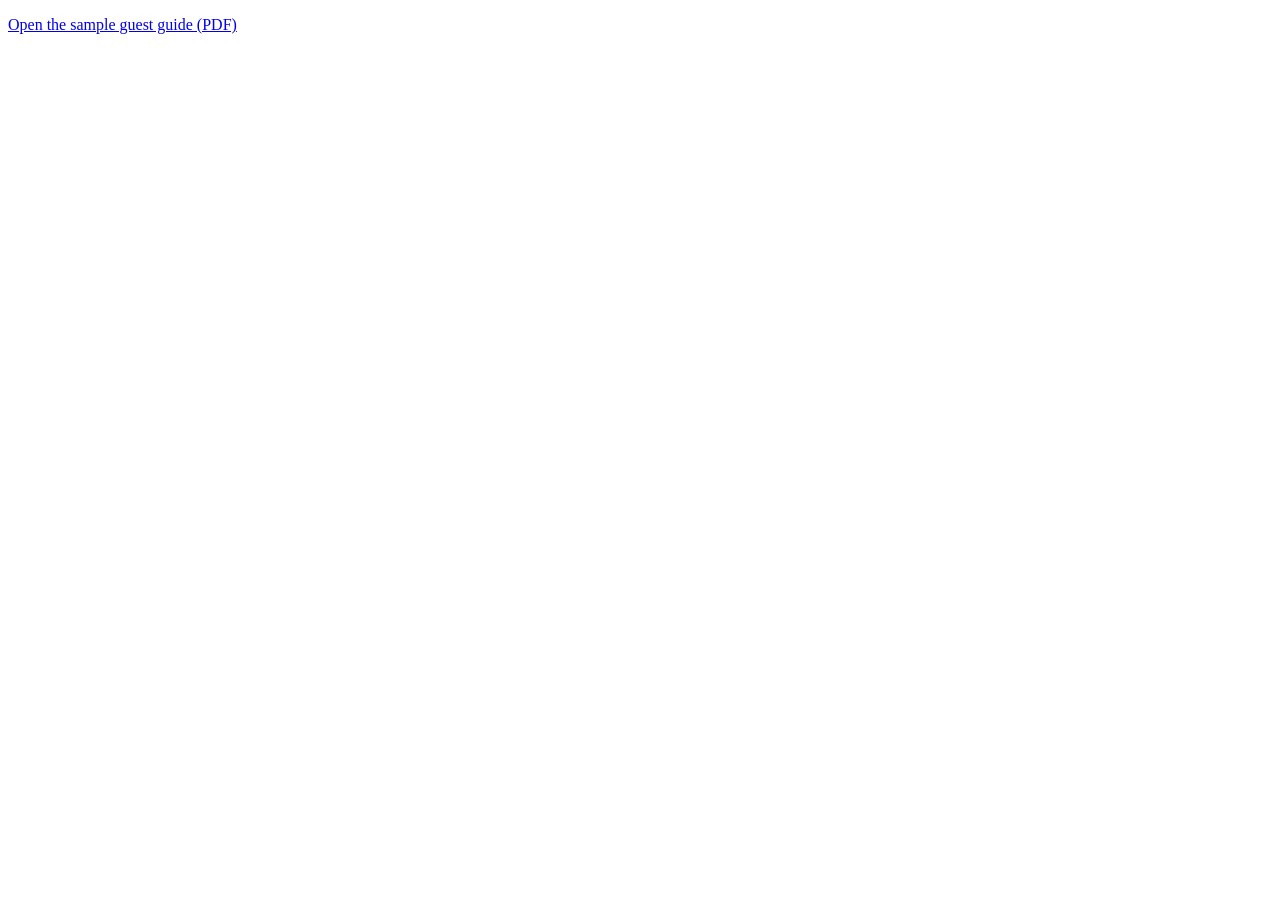
<file: guest-guide.html>
<!doctype html><html lang="en"><head><meta charset="utf-8"><title>Sample guest guide</title><meta name="robots" content="noindex"><meta http-equiv="refresh" content="0; url=assets/guest-guide-sample-2015-range-rover.pdf"><link rel="canonical" href="https://dashrev.net/assets/guest-guide-sample-2015-range-rover.pdf"></head><body><p><a href="assets/guest-guide-sample-2015-range-rover.pdf">Open the sample guest guide (PDF)</a></p></body></html>
</file>
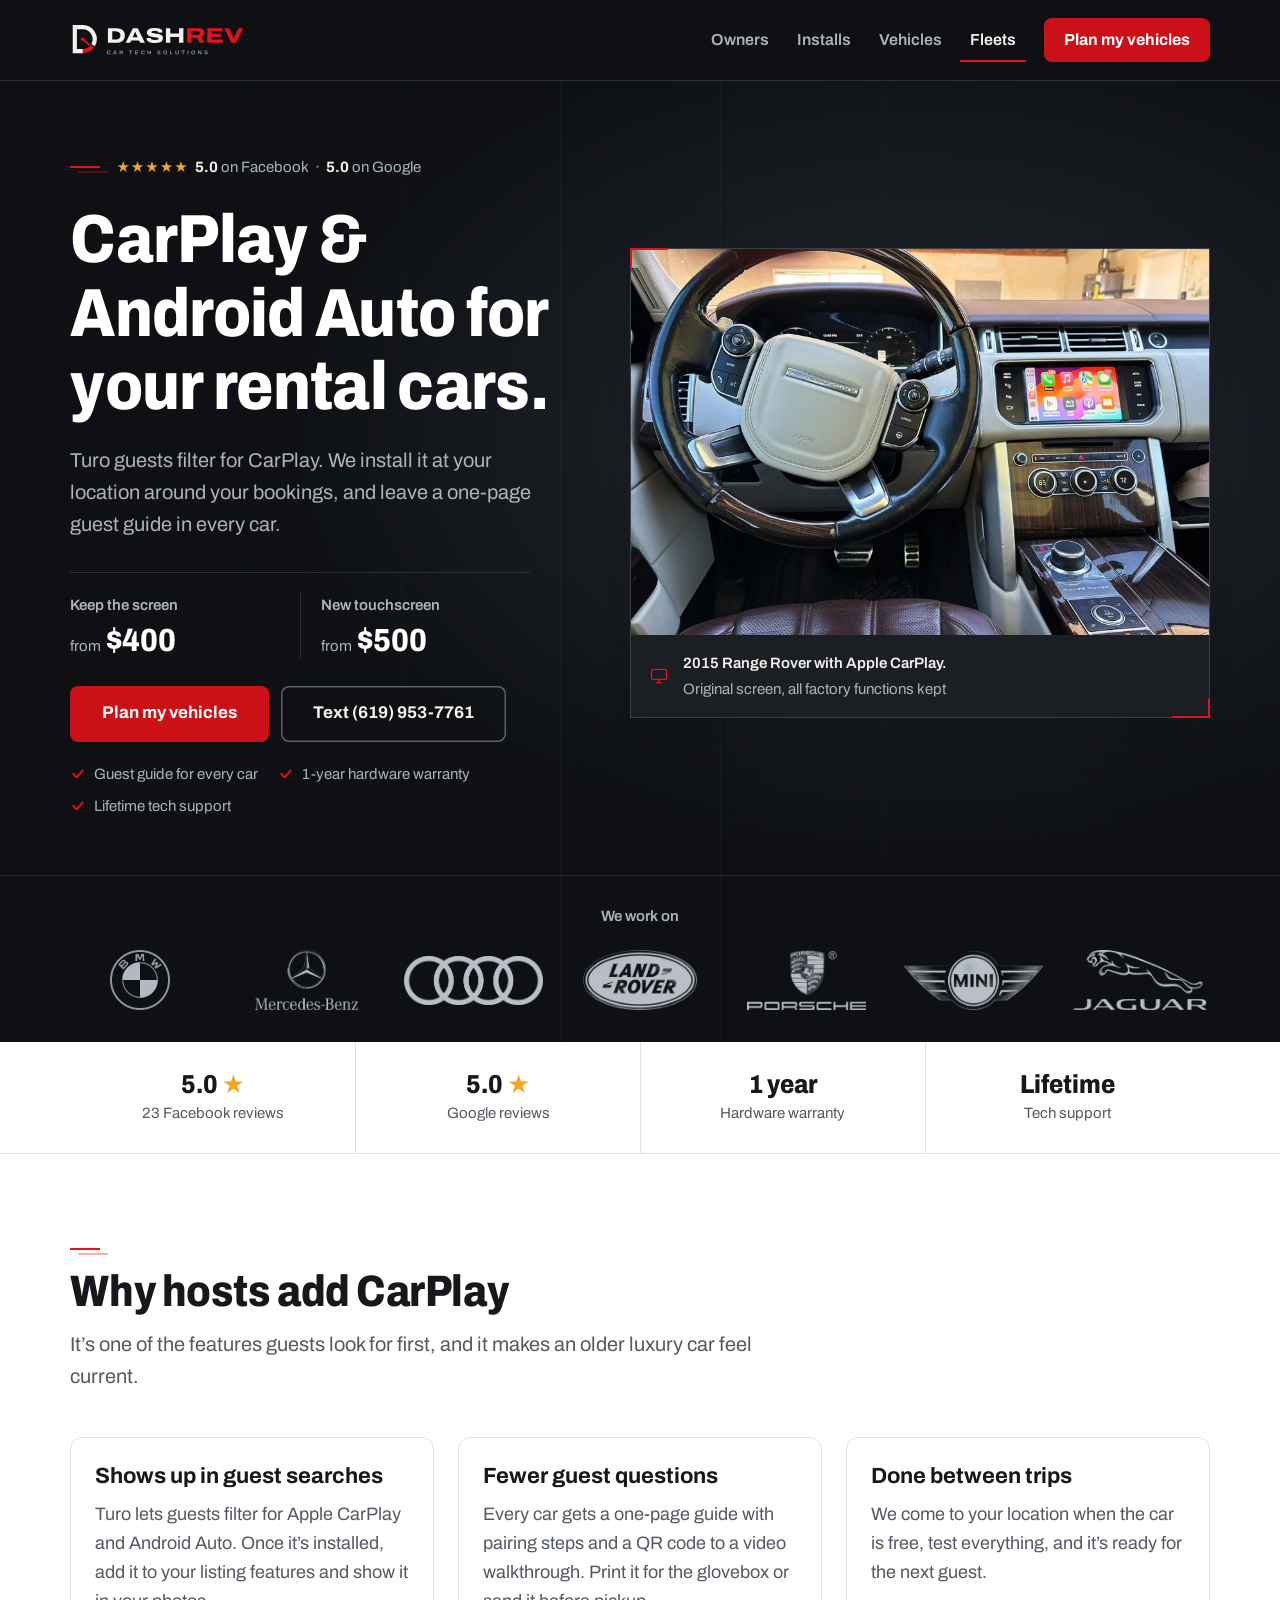
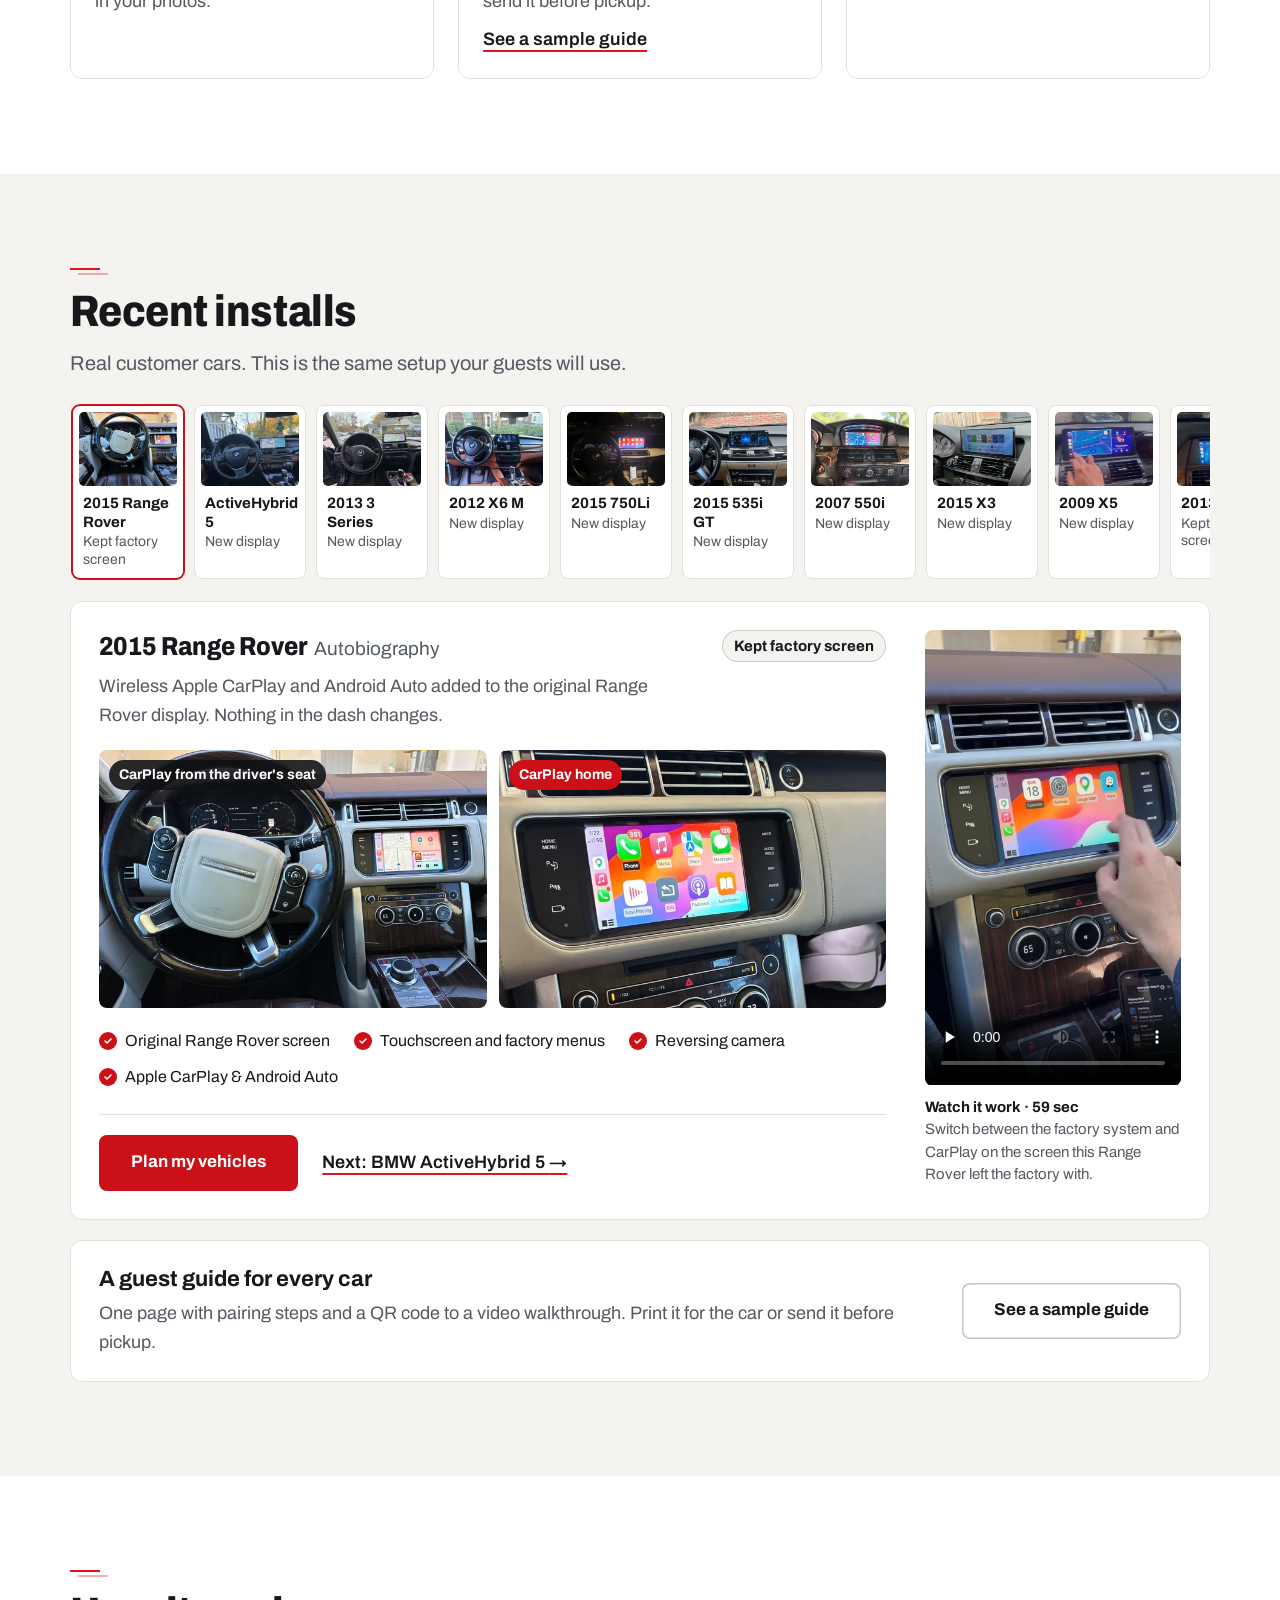
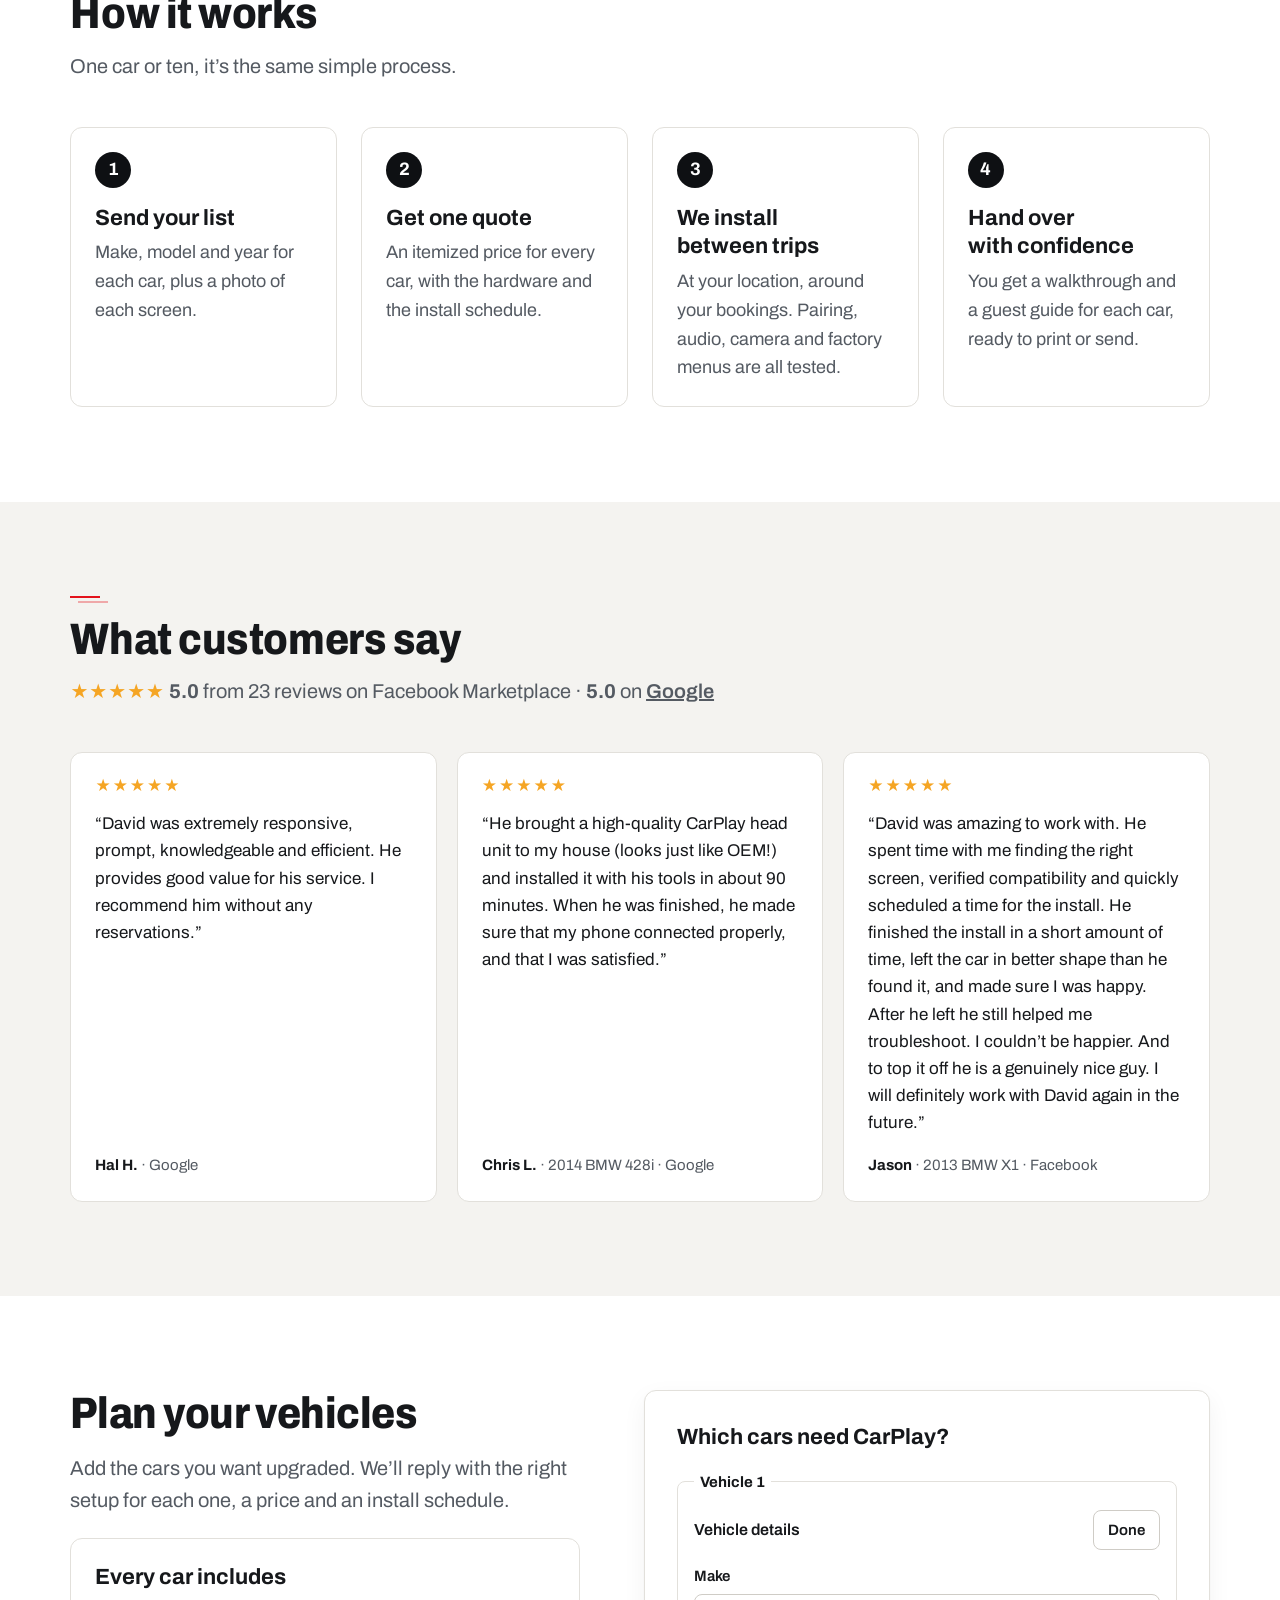
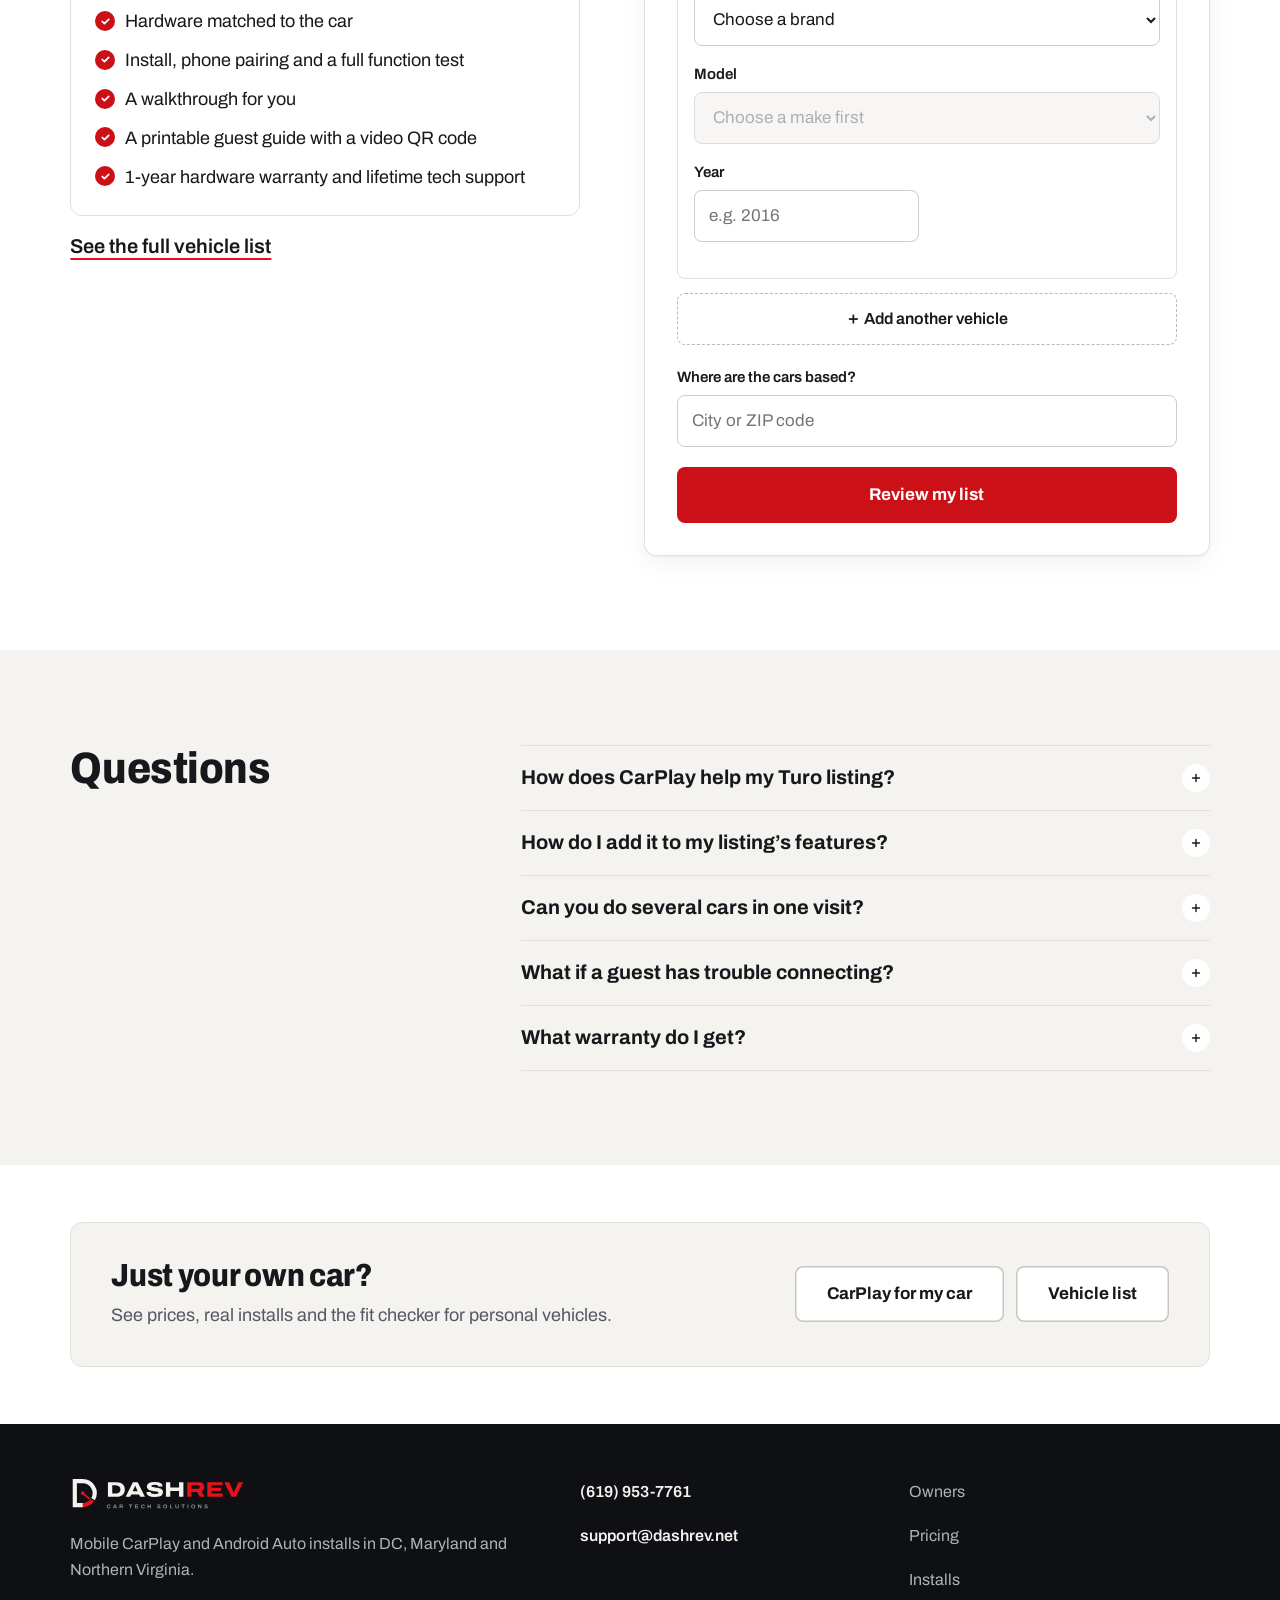
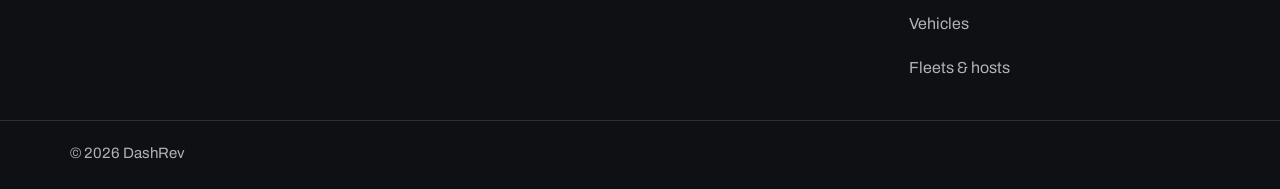
<file: hosts.html>
<!doctype html>
<html lang="en"><head><meta charset="utf-8"><meta name="viewport" content="width=device-width,initial-scale=1,viewport-fit=cover"><title>CarPlay Upgrades for Turo Hosts & Fleets | DashRev</title><meta name="description" content="CarPlay and screen upgrades for luxury vehicles on Turo. Vehicle-specific installation, fleet scheduling and a printable guest quick-start guide in the DC metro area."><meta name="theme-color" content="#0E1013"><link rel="preload" href="brand/fonts/Archivo-SemiCondensed-ExtraBold.woff2" as="font" type="font/woff2" crossorigin><link rel="stylesheet" href="site.css?v=8"><link rel="canonical" href="https://dashrev.net/hosts.html"><meta property="og:site_name" content="DashRev"><meta property="og:locale" content="en_US"><link rel="icon" href="/favicon.ico" sizes="48x48"><link rel="icon" href="/brand/profile.svg" type="image/svg+xml"><link rel="icon" href="/brand/icon-192.png" type="image/png" sizes="192x192"><link rel="apple-touch-icon" href="/apple-touch-icon.png"><link rel="manifest" href="/site.webmanifest"><meta name="robots" content="max-image-preview:large"><meta property="og:title" content="CarPlay Upgrades for Turo Hosts & Fleets | DashRev"><meta property="og:description" content="CarPlay and screen upgrades for luxury vehicles on Turo. Vehicle-specific installation, fleet scheduling and a printable guest quick-start guide in the DC metro area."><meta property="og:type" content="website"><meta property="og:url" content="https://dashrev.net/hosts.html"><meta property="og:image" content="https://dashrev.net/assets/range-rover-l405-2015-host-og.jpg"><script src="vehicle-catalog.js?v=dashrev1" defer></script><script src="app.js?v=dashrev2" defer></script><script src="install-gallery.js?v=3" defer></script></head>
<body>
<a class="skip" href="#main">Skip to content</a>
<header class="site-header">
  <div class="wrap header-row">
    <a class="logo" href="index.html" aria-label="DashRev home"><img src="brand/logo-on-dark.svg" width="380" height="78" alt=""></a>
    <nav class="nav" aria-label="Main navigation">
      <a class="nav-wide" href="index.html">Owners</a>
      <a class="nav-wide" href="#installs">Installs</a>
      <a href="vehicles.html">Vehicles</a>
      <a href="hosts.html" aria-current="page">Fleets</a>
      <a class="btn btn-sm nav-cta" href="#fleet-check" data-form-jump>Plan my vehicles</a>
    </nav>
  </div>
</header>

<main id="main">
<section class="hero product-hero" aria-labelledby="hero-title">
  <div class="wrap hero-grid">
    <div class="hero-copy">
      <a class="rating-pill" href="#reviews"><span class="stars" aria-hidden="true">★★★★★</span> <span><strong>5.0</strong> on Facebook</span> <span aria-hidden="true">·</span> <span><strong>5.0</strong> on Google</span></a>
      <h1 id="hero-title">CarPlay &amp; Android&nbsp;Auto for your rental cars.</h1>
      <p class="hero-lede">Turo guests filter for CarPlay. We install it at your location around your bookings, and leave a one-page guest guide in every car.</p>
      <dl class="hero-prices">
        <div><dt>Keep the screen</dt><dd><small>from</small> $400</dd></div>
        <div><dt>New touchscreen</dt><dd><small>from</small> $500</dd></div>
      </dl>
      <div class="hero-actions product-actions">
        <a class="btn" href="#fleet-check" data-form-jump>Plan my vehicles</a>
        <a class="btn btn-ghost-dark" href="sms:+16199537761">Text (619) 953-7761</a>
      </div>
      <p class="hero-assurance"><span>Guest guide for every car</span><span>1-year hardware warranty</span><span>Lifetime tech support</span></p>
    </div>
    <figure class="hero-photo product-image">
      <img src="assets/range-rover-l405-2015-host-hero.webp" srcset="assets/range-rover-l405-2015-host-hero-900.webp 900w, assets/range-rover-l405-2015-host-hero.webp 1350w" sizes="(max-width: 900px) 100vw, 640px" width="1350" height="900" alt="2015 Range Rover cabin with Apple CarPlay on the original screen" fetchpriority="high">
      <figcaption><span class="photo-caption-title">2015 Range Rover with Apple CarPlay.</span> <span class="photo-caption-support">Original screen, all factory functions kept</span></figcaption>
    </figure>
  </div>
  <div class="wrap makes" aria-label="Makes we work on">
    <p>We work on</p>
    <ul>
      <li><img src="assets/brand-logos/bmw.png" alt="BMW" decoding="async"></li>
      <li><img src="assets/brand-logos/mercedes-benz.png" alt="Mercedes-Benz" decoding="async"></li>
      <li><img src="assets/brand-logos/audi.png" alt="Audi" decoding="async"></li>
      <li><img src="assets/brand-logos/land-rover.png" alt="Land Rover" decoding="async"></li>
      <li><img src="assets/brand-logos/porsche.png" alt="Porsche" decoding="async"></li>
      <li><img src="assets/brand-logos/mini.png" alt="MINI" decoding="async"></li>
      <li><img src="assets/brand-logos/jaguar.png" alt="Jaguar" decoding="async"></li>
    </ul>
  </div>
</section>

<section class="proof" aria-label="Why hosts trust DashRev">
  <div class="wrap proof-grid">
    <div><strong>5.0 <span aria-hidden="true">★</span></strong><span>23 Facebook reviews</span></div>
    <div><strong>5.0 <span aria-hidden="true">★</span></strong><span>Google reviews</span></div>
    <div><strong>1 year</strong><span>Hardware warranty</span></div>
    <div><strong>Lifetime</strong><span>Tech support</span></div>
  </div>
</section>

<section class="section" id="why" aria-labelledby="why-title">
  <div class="wrap">
    <div class="section-head">
      <h2 id="why-title">Why hosts add CarPlay</h2>
      <p>It’s one of the features guests look for first, and it makes an older luxury car feel current.</p>
    </div>
    <div class="cards-3">
      <article class="card"><h3>Shows up in guest searches</h3><p>Turo lets guests filter for Apple CarPlay and Android Auto. Once it’s installed, add it to your listing features and show it in your photos.</p></article>
      <article class="card"><h3>Fewer guest questions</h3><p>Every car gets a one-page guide with pairing steps and a QR code to a video walkthrough. Print it for the glovebox or send it before pickup.</p><p><a class="text-link" href="assets/guest-guide-sample-2015-range-rover.pdf" target="_blank" rel="noopener">See a sample guide</a></p></article>
      <article class="card"><h3>Done between trips</h3><p>We come to your location when the car is free, test everything, and it’s ready for the next guest.</p></article>
    </div>
  </div>
</section>

<section class="section section-soft install-gallery" id="installs" data-ig><span id="demos" class="anchor-alias" aria-hidden="true"></span>
<div class="wrap">
<div class="section-head ig-intro"><h2>Recent installs</h2><p>Real customer cars. This is the same setup your guests will use.</p></div>
<div class="ig-picker" role="group" aria-label="Choose an installation">
  <button type="button" aria-pressed="true" aria-controls="install-range-rover-2015" data-make="Land Rover" data-type="kept"><img src="assets/installations/range-rover-l405-2015-carplay-640.webp" alt="" width="640" height="480" loading="lazy" style="--pos:50% 45%"><span><strong>2015 Range Rover</strong><small>Kept factory screen</small></span></button>
  <button type="button" aria-pressed="false" aria-controls="install-activehybrid5-f10" data-make="BMW" data-type="new"><img src="assets/installations/bmw-activehybrid5-f10-after-640.webp" alt="" width="640" height="480" loading="lazy" style="--pos:60% 40%"><span><strong>ActiveHybrid 5</strong><small>New display</small></span></button>
  <button type="button" aria-pressed="false" aria-controls="install-3-series-2013" data-make="BMW" data-type="new"><img src="assets/installations/bmw-3-series-f30-2013-after-640.webp" alt="" width="640" height="480" loading="lazy" style="--pos:60% 40%"><span><strong>2013 3 Series</strong><small>New display</small></span></button>
  <button type="button" aria-pressed="false" aria-controls="install-x6m-2012" data-make="BMW" data-type="new"><img src="assets/installations/bmw-x6m-e71-2012-after-640.webp" alt="" width="640" height="480" loading="lazy" style="--pos:60% 40%"><span><strong>2012 X6 M</strong><small>New display</small></span></button>
  <button type="button" aria-pressed="false" aria-controls="install-750li-2015" data-make="BMW" data-type="new"><img src="assets/installations/bmw-750li-f02-2015-after-640.webp" alt="" width="640" height="480" loading="lazy" style="--pos:66% 45%"><span><strong>2015 750Li</strong><small>New display</small></span></button>
  <button type="button" aria-pressed="false" aria-controls="install-535i-gt-2015" data-make="BMW" data-type="new"><img src="assets/installations/bmw-535i-gt-f07-2015-after-640.webp?v=2" alt="" width="640" height="427" loading="lazy" style="--pos:64% 30%"><span><strong>2015 535i GT</strong><small>New display</small></span></button>
  <button type="button" aria-pressed="false" aria-controls="install-550i-e60" data-make="BMW" data-type="new"><img src="assets/installations/bmw-550i-e60-thumb-640.webp" alt="" width="640" height="480" loading="lazy" style="--pos:50% 40%"><span><strong>2007 550i</strong><small>New display</small></span></button>
  <button type="button" aria-pressed="false" aria-controls="install-x3-2015" data-make="BMW" data-type="new"><img src="assets/installations/bmw-x3-f25-2015-carplay-640.webp" alt="" width="640" height="1134" loading="lazy" style="--pos:50% 43%"><span><strong>2015 X3</strong><small>New display</small></span></button>
  <button type="button" aria-pressed="false" aria-controls="screen-upgrade" data-make="BMW" data-type="new"><img src="assets/bmw-x5-e70-2009-after.jpg" alt="" width="1080" height="1920" loading="lazy" style="--pos:50% 39%"><span><strong>2009 X5</strong><small>New display</small></span></button>
  <button type="button" aria-pressed="false" aria-controls="install-x5-2013" data-make="BMW" data-type="kept"><img src="assets/installations/bmw-x5-e70-2013-carplay-640.webp" alt="" width="640" height="427" loading="lazy" style="--pos:50% 45%"><span><strong>2013 X5</strong><small>Kept factory screen</small></span></button>
  <button type="button" aria-pressed="false" aria-controls="install-328i-2015" data-make="BMW" data-type="kept"><img src="assets/installations/bmw-328i-gt-f34-2015-carplay-640.webp" alt="" width="640" height="427" loading="lazy" style="--pos:50% 45%"><span><strong>2015 328i GT</strong><small>Kept factory screen</small></span></button>
  <button type="button" aria-pressed="false" aria-controls="install-touareg-2012" data-make="Volkswagen" data-type="kept"><img src="assets/installations/vw-touareg-7p-2012-carplay-640.webp" alt="" width="640" height="427" loading="lazy" style="--pos:50% 45%"><span><strong>2012 Touareg</strong><small>Kept factory screen</small></span></button>
</div>

<article class="ig-card kept-screen" id="install-range-rover-2015" aria-labelledby="ig-title-l405" data-name="2015 Range Rover">
  <div class="ig-main">
    <header class="ig-head"><h3 id="ig-title-l405">2015 Range Rover <span>Autobiography</span></h3><p class="ig-option kept">Kept factory screen</p></header>
    <p class="ig-desc">Wireless Apple CarPlay and Android Auto added to the original Range Rover display. Nothing in the dash changes.</p>
    <div class="ig-compare" data-show="before">
      <div class="ig-toggle" role="group" aria-label="Show the driver's-seat view or the close-up of the CarPlay home screen"><button type="button" data-ig-show="before" aria-pressed="true">Driver's seat</button><button type="button" data-ig-show="after" aria-pressed="false">Close-up</button></div>
      <figure class="ig-shot" data-ig-shot="before"><img src="assets/installations/range-rover-l405-2015-maps-1280.webp" srcset="assets/installations/range-rover-l405-2015-maps-640.webp 640w, assets/installations/range-rover-l405-2015-maps-1280.webp 1280w" sizes="(max-width: 760px) calc(100vw - 40px), 460px" width="1280" height="960" loading="lazy" decoding="async" alt="Driver's-seat view of the Range Rover cabin, with the CarPlay dashboard showing maps and music on the original display"><figcaption>CarPlay from the driver's seat</figcaption></figure>
      <figure class="ig-shot" data-ig-shot="after"><img src="assets/installations/range-rover-l405-2015-closeup-1200.webp" srcset="assets/installations/range-rover-l405-2015-closeup-640.webp 640w, assets/installations/range-rover-l405-2015-closeup-1200.webp 1200w" sizes="(max-width: 760px) calc(100vw - 40px), 460px" width="1200" height="800" loading="lazy" decoding="async" alt="Close-up of the Apple CarPlay home screen on the original Range Rover display"><figcaption>CarPlay home</figcaption></figure>
    </div>
    <ul class="ig-keep" aria-label="What you keep"><li>Original Range Rover screen</li><li>Touchscreen and factory menus</li><li>Reversing camera</li><li>Apple CarPlay &amp; Android Auto</li></ul>
    <div class="ig-actions"><a class="btn" href="#fleet-check" data-form-jump>Plan my vehicles</a><button type="button" class="ig-next" data-ig-next>Next install <span aria-hidden="true">→</span></button></div>
  </div>
  <figure class="ig-video"><video controls playsinline preload="none" width="720" height="1280" poster="assets/installations/range-rover-l405-2015-demo-poster-720.webp" aria-label="59-second video switching between the factory system and CarPlay on the 2015 Range Rover's original screen"><source src="assets/installations/range-rover-l405-2015-demo.mp4" type="video/mp4"></video><figcaption><b>Watch it work · 59 sec</b>Switch between the factory system and CarPlay on the screen this Range Rover left the factory with.</figcaption></figure>
</article>

<article class="ig-card" id="install-activehybrid5-f10" aria-labelledby="ig-title-f10" data-name="BMW ActiveHybrid 5">
  <div class="ig-main">
    <header class="ig-head"><h3 id="ig-title-f10">BMW ActiveHybrid 5 <span>F10</span></h3><p class="ig-option new">New display</p></header>
    <p class="ig-desc">A widescreen touchscreen in place of the original BMW display, with wireless Apple CarPlay and Android Auto. The factory iDrive menus, cameras and steering-wheel buttons all still work.</p>
    <div class="ig-compare" data-show="after">
      <div class="ig-toggle" role="group" aria-label="Show before or after"><button type="button" data-ig-show="before" aria-pressed="false">Before</button><button type="button" data-ig-show="after" aria-pressed="true">After</button></div>
      <figure class="ig-shot" data-ig-shot="before" style="--pos:50% 45%"><img src="assets/installations/bmw-activehybrid5-f10-before-1280.webp" srcset="assets/installations/bmw-activehybrid5-f10-before-640.webp 640w, assets/installations/bmw-activehybrid5-f10-before-1280.webp 1280w" sizes="(max-width: 760px) calc(100vw - 40px), 460px" width="1280" height="960" loading="lazy" decoding="async" alt="BMW ActiveHybrid 5 F10 from the driver&#39;s seat before the upgrade, with the original BMW iDrive display"><figcaption>Before</figcaption></figure>
      <figure class="ig-shot" data-ig-shot="after" style="--pos:50% 45%"><img src="assets/installations/bmw-activehybrid5-f10-after-1280.webp" srcset="assets/installations/bmw-activehybrid5-f10-after-640.webp 640w, assets/installations/bmw-activehybrid5-f10-after-1280.webp 1280w" sizes="(max-width: 760px) calc(100vw - 40px), 460px" width="1280" height="960" loading="lazy" decoding="async" alt="The same ActiveHybrid 5 after installation, with Apple CarPlay on the new widescreen touchscreen"><figcaption>After</figcaption></figure>
    </div>
    <ul class="ig-keep" aria-label="What you keep"><li>Factory iDrive menus</li><li>Factory camera views</li><li>Steering-wheel buttons</li></ul>
    <div class="ig-actions"><a class="btn" href="#fleet-check" data-form-jump>Plan my vehicles</a><button type="button" class="ig-next" data-ig-next>Next install <span aria-hidden="true">→</span></button></div>
  </div>
  <figure class="ig-video"><video controls playsinline preload="none" width="720" height="1280" poster="assets/installations/bmw-activehybrid5-f10-demo-poster-720.webp" aria-label="19-second video of wireless CarPlay, the steering-wheel buttons, the factory cameras and the iDrive menu on the BMW ActiveHybrid 5"><source src="assets/installations/bmw-activehybrid5-f10-demo.mp4" type="video/mp4"></video><figcaption><b>Watch it work · 19 sec</b>Wireless CarPlay on the new widescreen, the steering-wheel buttons, the factory camera view and BMW’s own iDrive menus.</figcaption></figure>
</article>

<article class="ig-card" id="install-3-series-2013" aria-labelledby="ig-title-f30" data-name="2013 BMW 3 Series">
  <div class="ig-main">
    <header class="ig-head"><h3 id="ig-title-f30">2013 BMW 3 Series <span>F30</span></h3><p class="ig-option new">New display</p></header>
    <p class="ig-desc">A widescreen touchscreen in place of the original BMW display, with wireless Apple CarPlay and Android Auto.</p>
    <div class="ig-compare" data-show="after">
      <div class="ig-toggle" role="group" aria-label="Show before or after"><button type="button" data-ig-show="before" aria-pressed="false">Before</button><button type="button" data-ig-show="after" aria-pressed="true">After</button></div>
      <figure class="ig-shot" data-ig-shot="before" style="--pos:50% 45%"><img src="assets/installations/bmw-3-series-f30-2013-before-1280.webp" srcset="assets/installations/bmw-3-series-f30-2013-before-640.webp 640w, assets/installations/bmw-3-series-f30-2013-before-1280.webp 1280w" sizes="(max-width: 760px) calc(100vw - 40px), 460px" width="1280" height="960" loading="lazy" decoding="async" alt="2013 BMW 3 Series F30 from the driver&#39;s seat before the upgrade, with the original BMW iDrive display"><figcaption>Before</figcaption></figure>
      <figure class="ig-shot" data-ig-shot="after" style="--pos:50% 45%"><img src="assets/installations/bmw-3-series-f30-2013-after-1280.webp" srcset="assets/installations/bmw-3-series-f30-2013-after-640.webp 640w, assets/installations/bmw-3-series-f30-2013-after-1280.webp 1280w" sizes="(max-width: 760px) calc(100vw - 40px), 460px" width="1280" height="960" loading="lazy" decoding="async" alt="The same 3 Series after installation, with Apple CarPlay on the new widescreen touchscreen"><figcaption>After</figcaption></figure>
    </div>
    <ul class="ig-keep" aria-label="What you keep"><li>Original BMW system, one tap away</li><li>Factory radio &amp; climate controls</li><li>CarPlay &amp; Android Auto</li></ul>
    <div class="ig-actions"><a class="btn" href="#fleet-check" data-form-jump>Plan my vehicles</a><button type="button" class="ig-next" data-ig-next>Next install <span aria-hidden="true">→</span></button></div>
  </div>
  <figure class="ig-video"><video controls playsinline preload="none" width="720" height="1280" poster="assets/installations/bmw-3-series-f30-2013-install-poster-720.webp" aria-label="27-second video of the 2013 BMW 3 Series install: the dash taken apart, the new screen wired in and powered up, then CarPlay maps and music on the new widescreen"><source src="assets/installations/bmw-3-series-f30-2013-install.mp4" type="video/mp4"></video><figcaption><b>Watch the install · 27 sec</b>Dash apart, the new screen wired in, then CarPlay maps and music on the widescreen.</figcaption></figure>
</article>

<article class="ig-card" id="install-x6m-2012" aria-labelledby="ig-title-e71" data-name="2012 BMW X6 M">
  <div class="ig-main">
    <header class="ig-head"><h3 id="ig-title-e71">2012 BMW X6 M <span>E71</span></h3><p class="ig-option new">New display</p></header>
    <p class="ig-desc">A widescreen touchscreen in place of the original BMW display, with Apple CarPlay and Android Auto. The factory iDrive menu and cameras are still there.</p>
    <div class="ig-compare" data-show="after">
      <div class="ig-toggle" role="group" aria-label="Show before or after"><button type="button" data-ig-show="before" aria-pressed="false">Before</button><button type="button" data-ig-show="after" aria-pressed="true">After</button></div>
      <figure class="ig-shot" data-ig-shot="before" style="--pos:50% 45%"><img src="assets/installations/bmw-x6m-e71-2012-before-1280.webp" srcset="assets/installations/bmw-x6m-e71-2012-before-640.webp 640w, assets/installations/bmw-x6m-e71-2012-before-1280.webp 1280w" sizes="(max-width: 760px) calc(100vw - 40px), 460px" width="1280" height="960" loading="lazy" decoding="async" alt="2012 BMW X6 M from the driver&#39;s seat before the upgrade, with the original BMW iDrive display"><figcaption>Before</figcaption></figure>
      <figure class="ig-shot" data-ig-shot="after" style="--pos:50% 45%"><img src="assets/installations/bmw-x6m-e71-2012-after-1280.webp" srcset="assets/installations/bmw-x6m-e71-2012-after-640.webp 640w, assets/installations/bmw-x6m-e71-2012-after-1280.webp 1280w" sizes="(max-width: 760px) calc(100vw - 40px), 460px" width="1280" height="960" loading="lazy" decoding="async" alt="The same X6 M after installation, with the new widescreen touchscreen"><figcaption>After</figcaption></figure>
    </div>
    <ul class="ig-keep" aria-label="What you keep"><li>Factory iDrive menus</li><li>Factory camera views</li><li>CarPlay &amp; Android Auto</li></ul>
    <div class="ig-actions"><a class="btn" href="#fleet-check" data-form-jump>Plan my vehicles</a><button type="button" class="ig-next" data-ig-next>Next install <span aria-hidden="true">→</span></button></div>
  </div>
  <figure class="ig-video"><video controls playsinline preload="none" width="720" height="1280" poster="assets/installations/bmw-x6m-e71-2012-demo-poster-720.webp" aria-label="24-second video of CarPlay, the iDrive menu and the factory cameras on the 2012 BMW X6 M"><source src="assets/installations/bmw-x6m-e71-2012-demo.mp4" type="video/mp4"></video><figcaption><b>Watch it work · 24 sec</b>CarPlay on the new widescreen, BMW’s own iDrive menu a click away, and the factory camera view when you shift into reverse.</figcaption></figure>
</article>

<article class="ig-card" id="install-750li-2015" aria-labelledby="ig-title-f02" data-name="2015 BMW 750Li">
  <div class="ig-main">
    <header class="ig-head"><h3 id="ig-title-f02">2015 BMW 750Li <span>F02</span></h3><p class="ig-option new">New display</p></header>
    <p class="ig-desc">A widescreen touchscreen in place of the original BMW display, with Apple CarPlay and Android Auto.</p>
    <div class="ig-compare" data-show="after">
      <div class="ig-toggle" role="group" aria-label="Show before or after"><button type="button" data-ig-show="before" aria-pressed="false">Before</button><button type="button" data-ig-show="after" aria-pressed="true">After</button></div>
      <figure class="ig-shot" data-ig-shot="before" style="--pos:50% 45%"><img src="assets/installations/bmw-750li-f02-2015-before-1280.webp" srcset="assets/installations/bmw-750li-f02-2015-before-640.webp 640w, assets/installations/bmw-750li-f02-2015-before-1280.webp 1280w" sizes="(max-width: 760px) calc(100vw - 40px), 460px" width="1280" height="960" loading="lazy" decoding="async" alt="2015 BMW 750Li from the driver&#39;s seat at night before the upgrade, with the original BMW iDrive display"><figcaption>Before</figcaption></figure>
      <figure class="ig-shot" data-ig-shot="after" style="--pos:50% 45%"><img src="assets/installations/bmw-750li-f02-2015-after-1280.webp" srcset="assets/installations/bmw-750li-f02-2015-after-640.webp 640w, assets/installations/bmw-750li-f02-2015-after-1280.webp 1280w" sizes="(max-width: 760px) calc(100vw - 40px), 460px" width="1280" height="960" loading="lazy" decoding="async" alt="The same 750Li after installation, with Apple CarPlay on the new widescreen touchscreen"><figcaption>After</figcaption></figure>
    </div>
    <ul class="ig-keep" aria-label="What you keep"><li>Factory reverse camera</li><li>Original BMW system, one tap away</li><li>CarPlay &amp; Android Auto</li></ul>
    <div class="ig-actions"><a class="btn" href="#fleet-check" data-form-jump>Plan my vehicles</a><button type="button" class="ig-next" data-ig-next>Next install <span aria-hidden="true">→</span></button></div>
  </div>
  <figure class="ig-video"><video controls playsinline preload="none" width="720" height="1280" poster="assets/installations/bmw-750li-f02-2015-demo-poster-720.webp" aria-label="35-second video of CarPlay, the BMW menu and the reverse camera on the 2015 BMW 750Li"><source src="assets/installations/bmw-750li-f02-2015-demo.mp4" type="video/mp4"></video><figcaption><b>Watch it work · 35 sec</b>Get in and CarPlay is up: maps, music and your apps. The original BMW menu and the factory reverse camera are still there.</figcaption></figure>
</article>

<article class="ig-card" id="install-535i-gt-2015" aria-labelledby="ig-title-f07" data-name="2015 BMW 535i GT">
  <div class="ig-main">
    <header class="ig-head"><h3 id="ig-title-f07">2015 BMW 535i GT <span>F07</span></h3><p class="ig-option new">New display</p></header>
    <p class="ig-desc">A widescreen touchscreen in place of the original BMW display, with Apple CarPlay and Android Auto.</p>
    <div class="ig-compare" data-show="after">
      <div class="ig-toggle" role="group" aria-label="Show before or after"><button type="button" data-ig-show="before" aria-pressed="false">Before</button><button type="button" data-ig-show="after" aria-pressed="true">After</button></div>
      <figure class="ig-shot" data-ig-shot="before"><img src="assets/installations/bmw-535i-gt-f07-2015-before-1280.webp?v=2" srcset="assets/installations/bmw-535i-gt-f07-2015-before-640.webp?v=2 640w, assets/installations/bmw-535i-gt-f07-2015-before-1280.webp?v=2 1280w" sizes="(max-width: 760px) calc(100vw - 40px), 460px" width="1280" height="853" loading="lazy" decoding="async" alt="2015 BMW 535i GT before the upgrade, with the original BMW iDrive display"><figcaption>Before</figcaption></figure>
      <figure class="ig-shot" data-ig-shot="after"><img src="assets/installations/bmw-535i-gt-f07-2015-after-1280.webp?v=2" srcset="assets/installations/bmw-535i-gt-f07-2015-after-640.webp?v=2 640w, assets/installations/bmw-535i-gt-f07-2015-after-1280.webp?v=2 1280w" sizes="(max-width: 760px) calc(100vw - 40px), 460px" width="1280" height="853" loading="lazy" decoding="async" alt="The same 535i GT after installation, with the widescreen touchscreen"><figcaption>After</figcaption></figure>
    </div>
    <ul class="ig-keep" aria-label="What you keep"><li>Factory reverse camera</li><li>Original BMW system, one tap away</li><li>CarPlay &amp; Android Auto</li></ul>
    <div class="ig-actions"><a class="btn" href="#fleet-check" data-form-jump>Plan my vehicles</a><button type="button" class="ig-next" data-ig-next>Next install <span aria-hidden="true">→</span></button></div>
  </div>
  <figure class="ig-video"><video controls playsinline preload="none" width="720" height="1280" poster="assets/installations/bmw-535i-gt-f07-2015-demo-poster-720.webp" aria-label="26-second video of CarPlay and the reverse camera on the 535i GT"><source src="assets/installations/bmw-535i-gt-f07-2015-demo.mp4" type="video/mp4"></video><figcaption><b>Watch it work · 26 sec</b>Your maps, music and messages on a wide touchscreen. Shift into reverse and the factory camera still comes up, guidelines and all.</figcaption></figure>
</article>

<article class="ig-card" id="install-550i-e60" aria-labelledby="ig-title-e60" data-name="2007 BMW 550i">
  <div class="ig-main">
    <header class="ig-head"><h3 id="ig-title-e60">2007 BMW 550i <span>E60 · CCC</span></h3><p class="ig-option new">New display</p></header>
    <p class="ig-desc">A replacement touchscreen with Apple CarPlay, fitted into the original E60 screen hood. The factory CCC menu is still there.</p>
    <div class="ig-compare" data-show="after">
      <div class="ig-toggle" role="group" aria-label="Show before or after"><button type="button" data-ig-show="before" aria-pressed="false">Before</button><button type="button" data-ig-show="after" aria-pressed="true">After</button></div>
      <figure class="ig-shot" data-ig-shot="before" style="--pos:50% 30%"><img src="assets/installations/bmw-550i-e60-before-1280.webp?v=7" srcset="assets/installations/bmw-550i-e60-before-640.webp?v=7 640w, assets/installations/bmw-550i-e60-before-1280.webp?v=7 1280w" sizes="(max-width: 760px) calc(100vw - 40px), 460px" width="1280" height="853" loading="lazy" decoding="async" alt="2007 BMW 550i E60 from the driver's seat before the upgrade, with the original BMW CCC screen"><figcaption>Before</figcaption></figure>
      <figure class="ig-shot" data-ig-shot="after" style="--pos:50% 30%"><img src="assets/installations/bmw-550i-e60-after-1280.webp?v=7" srcset="assets/installations/bmw-550i-e60-after-640.webp?v=7 640w, assets/installations/bmw-550i-e60-after-1280.webp?v=7 1280w" sizes="(max-width: 760px) calc(100vw - 40px), 460px" width="1280" height="853" loading="lazy" decoding="async" alt="The same 2007 BMW 550i after installation, with the new widescreen touchscreen in the original screen hood"><figcaption>After</figcaption></figure>
    </div>
    <ul class="ig-keep" aria-label="What you keep"><li>Factory CCC menus</li><li>iDrive knob</li><li>Apple CarPlay with touch</li></ul>
    <div class="ig-actions"><a class="btn" href="#fleet-check" data-form-jump>Plan my vehicles</a><button type="button" class="ig-next" data-ig-next>Next install <span aria-hidden="true">→</span></button></div>
  </div>
  <figure class="ig-video"><video controls playsinline preload="none" width="720" height="1280" poster="assets/installations/bmw-550i-e60-ccc-demo-poster-720.webp" aria-label="29-second video of CarPlay and the factory CCC menu on the 2007 BMW 550i"><source src="assets/installations/bmw-550i-e60-ccc-demo.mp4" type="video/mp4"></video><figcaption><b>Watch it work · 29 sec</b>CarPlay on a touchscreen that fits the original dash, and BMW’s own CCC menu whenever you want it.</figcaption></figure>
</article>
<article class="ig-card" id="install-x3-2015" aria-labelledby="ig-title-f25" data-name="2015 BMW X3">
  <div class="ig-main">
    <header class="ig-head"><h3 id="ig-title-f25">2015 BMW X3 <span>F25</span></h3><p class="ig-option new">New display</p></header>
    <p class="ig-desc">A larger replacement touchscreen with Apple CarPlay, fitted to the original dash.</p>
    <div class="ig-compare" data-show="after">
      <div class="ig-toggle" role="group" aria-label="Show before or after"><button type="button" data-ig-show="before" aria-pressed="false">Before</button><button type="button" data-ig-show="after" aria-pressed="true">After</button></div>
      <figure class="ig-shot" data-ig-shot="before" style="--pos:80% 72%;--zoom:1.3;--origin:80% 75%"><img src="assets/installations/bmw-x3-f25-2015-before-1280.webp" srcset="assets/installations/bmw-x3-f25-2015-before-640.webp 640w, assets/installations/bmw-x3-f25-2015-before-1280.webp 1280w" sizes="(max-width: 760px) calc(100vw - 40px), 460px" width="1280" height="960" loading="lazy" decoding="async" alt="2015 BMW X3 F25 before the upgrade, with the original recessed BMW iDrive display"><figcaption>Before</figcaption></figure>
      <figure class="ig-shot" data-ig-shot="after" style="--pos:50% 43%"><img src="assets/installations/bmw-x3-f25-2015-carplay-1152.webp" srcset="assets/installations/bmw-x3-f25-2015-carplay-640.webp 640w, assets/installations/bmw-x3-f25-2015-carplay-1152.webp 1152w" sizes="(max-width: 760px) calc(100vw - 40px), 460px" width="1152" height="2042" loading="lazy" decoding="async" alt="The same BMW X3 after installation, with Apple CarPlay on the replacement touchscreen"><figcaption>After</figcaption></figure>
    </div>
    <ul class="ig-keep" aria-label="What you keep"><li>iDrive knob and BMW menus</li><li>Factory reverse camera</li><li>Apple CarPlay</li></ul>
    <div class="ig-actions"><a class="btn" href="#fleet-check" data-form-jump>Plan my vehicles</a><button type="button" class="ig-next" data-ig-next>Next install <span aria-hidden="true">→</span></button></div>
  </div>
  <figure class="ig-video"><video controls playsinline preload="none" width="720" height="1280" poster="assets/installations/bmw-x3-f25-2015-demo-poster-720.webp?v=2" aria-label="26-second video of switching between BMW iDrive and CarPlay, and the reverse camera, on the X3"><source src="assets/installations/bmw-x3-f25-2015-demo.mp4" type="video/mp4"></video><figcaption><b>Watch it work · 26 sec</b>Switch between CarPlay and your BMW’s own iDrive any time. Your factory reverse camera keeps working, just like before.</figcaption></figure>
</article>

<article class="ig-card" id="screen-upgrade" aria-labelledby="ig-title-e70a" data-name="2009 BMW X5">
  <div class="ig-main">
    <header class="ig-head"><h3 id="ig-title-e70a">2009 BMW X5 <span>E70</span></h3><p class="ig-option new">New display</p></header>
    <p class="ig-desc">The small original screen swapped for a larger touchscreen with CarPlay.</p>
    <div class="ig-compare" data-show="after">
      <div class="ig-toggle" role="group" aria-label="Show before or after"><button type="button" data-ig-show="before" aria-pressed="false">Before</button><button type="button" data-ig-show="after" aria-pressed="true">After</button></div>
      <figure class="ig-shot" data-ig-shot="before" style="--pos:50% 34%"><img src="assets/bmw-x5-e70-2009-before.jpeg" width="1536" height="2048" loading="lazy" decoding="async" alt="2009 BMW X5 E70 before installation, with the smaller original screen"><figcaption>Before</figcaption></figure>
      <figure class="ig-shot" data-ig-shot="after" style="--pos:50% 39%"><img src="assets/bmw-x5-e70-2009-after.jpg" width="1080" height="1920" loading="lazy" decoding="async" alt="The same X5 after installation, with CarPlay on the larger touchscreen"><figcaption>After</figcaption></figure>
    </div>
    <ul class="ig-keep" aria-label="What you keep"><li>Factory menus accessible</li><li>Original controls</li><li>Apple CarPlay</li></ul>
    <div class="ig-actions"><a class="btn" href="#fleet-check" data-form-jump>Plan my vehicles</a><button type="button" class="ig-next" data-ig-next>Next install <span aria-hidden="true">→</span></button></div>
  </div>
  <figure class="ig-video"><video controls playsinline preload="none" width="720" height="1280" poster="assets/bmw-x5-e70-2009-after.jpg" aria-label="13-second video of the 2009 X5 touchscreen and CarPlay"><source src="assets/bmw-x5-e70-2009-screen-upgrade.mp4" type="video/mp4"></video><figcaption><b>Watch it work · 13 sec</b>A bigger touchscreen, with CarPlay ready whenever your phone is.</figcaption></figure>
</article>

<article class="ig-card kept-screen" id="install-x5-2013" aria-labelledby="ig-title-e70b" data-name="2013 BMW X5">
  <div class="ig-main">
    <header class="ig-head"><h3 id="ig-title-e70b">2013 BMW X5 <span>E70</span></h3><p class="ig-option kept">Kept factory screen</p></header>
    <p class="ig-desc">CarPlay added to the original BMW display. Nothing in the dash changes.</p>
    <div class="ig-compare" data-show="before">
      <div class="ig-toggle" role="group" aria-label="Show the factory menu or CarPlay"><button type="button" data-ig-show="before" aria-pressed="true">Factory menu</button><button type="button" data-ig-show="after" aria-pressed="false">CarPlay</button></div>
      <figure class="ig-shot" data-ig-shot="before"><img src="assets/installations/bmw-x5-e70-2013-factory-menu-1280.webp" srcset="assets/installations/bmw-x5-e70-2013-factory-menu-640.webp 640w, assets/installations/bmw-x5-e70-2013-factory-menu-1280.webp 1280w" sizes="(max-width: 760px) calc(100vw - 40px), 460px" width="1280" height="853" loading="lazy" decoding="async" alt="The original BMW display in the 2013 BMW X5, showing the factory iDrive main menu"><figcaption>Factory menu</figcaption></figure>
      <figure class="ig-shot" data-ig-shot="after"><img src="assets/installations/bmw-x5-e70-2013-carplay-1280.webp" srcset="assets/installations/bmw-x5-e70-2013-carplay-640.webp 640w, assets/installations/bmw-x5-e70-2013-carplay-1280.webp 1280w" sizes="(max-width: 760px) calc(100vw - 40px), 460px" width="1280" height="853" loading="lazy" decoding="async" alt="The same original BMW display in the 2013 BMW X5, now showing Apple CarPlay"><figcaption>CarPlay</figcaption></figure>
    </div>
    <ul class="ig-keep" aria-label="What you keep"><li>Original BMW screen</li><li>iDrive knob and menus</li><li>Apple CarPlay</li></ul>
    <div class="ig-actions"><a class="btn" href="#fleet-check" data-form-jump>Plan my vehicles</a><button type="button" class="ig-next" data-ig-next>Next install <span aria-hidden="true">→</span></button></div>
  </div>
  <figure class="ig-video"><video controls playsinline preload="none" width="720" height="1280" poster="assets/bmw-x5-e70-2013.jpg" aria-label="38-second video of CarPlay on the 2013 X5's original screen"><source src="assets/bmw-x5-e70-2013-web.mp4" type="video/mp4"></video><figcaption><b>Watch it work · 38 sec</b>CarPlay on the screen this X5 left the factory with.</figcaption></figure>
</article>

<article class="ig-card kept-screen" id="install-328i-2015" aria-labelledby="ig-title-f34" data-name="2015 BMW 328i GT">
  <div class="ig-main">
    <header class="ig-head"><h3 id="ig-title-f34">2015 BMW 328i GT <span>F34</span></h3><p class="ig-option kept">Kept factory screen</p></header>
    <p class="ig-desc">CarPlay added to the original BMW display. Nothing in the dash changes.</p>
    <div class="ig-compare" data-show="before">
      <div class="ig-toggle" role="group" aria-label="Show the factory menu or CarPlay"><button type="button" data-ig-show="before" aria-pressed="true">Factory menu</button><button type="button" data-ig-show="after" aria-pressed="false">CarPlay</button></div>
      <figure class="ig-shot" data-ig-shot="before"><img src="assets/installations/bmw-328i-gt-f34-2015-factory-menu-1280.webp" srcset="assets/installations/bmw-328i-gt-f34-2015-factory-menu-640.webp 640w, assets/installations/bmw-328i-gt-f34-2015-factory-menu-1280.webp 1280w" sizes="(max-width: 760px) calc(100vw - 40px), 460px" width="1280" height="853" loading="lazy" decoding="async" alt="The original BMW display in the 2015 BMW 328i GT, showing the factory iDrive main menu"><figcaption>Factory menu</figcaption></figure>
      <figure class="ig-shot" data-ig-shot="after"><img src="assets/installations/bmw-328i-gt-f34-2015-carplay-1280.webp" srcset="assets/installations/bmw-328i-gt-f34-2015-carplay-640.webp 640w, assets/installations/bmw-328i-gt-f34-2015-carplay-1280.webp 1280w" sizes="(max-width: 760px) calc(100vw - 40px), 460px" width="1280" height="853" loading="lazy" decoding="async" alt="The same original BMW display in the 2015 BMW 328i GT, now showing Apple CarPlay"><figcaption>CarPlay</figcaption></figure>
    </div>
    <ul class="ig-keep" aria-label="What you keep"><li>Original BMW screen</li><li>iDrive knob and menus</li><li>Apple CarPlay</li></ul>
    <div class="ig-actions"><a class="btn" href="#fleet-check" data-form-jump>Plan my vehicles</a><button type="button" class="ig-next" data-ig-next>Back to first install <span aria-hidden="true">↺</span></button></div>
  </div>
  <figure class="ig-video"><video controls playsinline preload="none" width="720" height="1280" poster="assets/bmw-328i-gt-f34-2015.jpg" aria-label="5-second video of CarPlay on the 328i GT's original screen"><source src="assets/bmw-328i-gt-f34-2015.mp4" type="video/mp4"></video><figcaption><b>Watch it work · 5 sec</b>CarPlay maps on the original BMW screen.</figcaption></figure>
</article>

<article class="ig-card kept-screen" id="install-touareg-2012" aria-labelledby="ig-title-7p" data-name="2012 VW Touareg">
  <div class="ig-main">
    <header class="ig-head"><h3 id="ig-title-7p">2012 VW Touareg <span>7P</span></h3><p class="ig-option kept">Kept factory screen</p></header>
    <p class="ig-desc">CarPlay added to the original Touareg screen, and a reverse camera installed. All factory functions and menus still work.</p>
    <div class="ig-compare" data-show="before">
      <div class="ig-toggle" role="group" aria-label="Show CarPlay or the backup camera"><button type="button" data-ig-show="before" aria-pressed="true">CarPlay</button><button type="button" data-ig-show="after" aria-pressed="false">Backup camera</button></div>
      <figure class="ig-shot" data-ig-shot="before"><img src="assets/installations/vw-touareg-7p-2012-carplay-1280.webp" srcset="assets/installations/vw-touareg-7p-2012-carplay-640.webp 640w, assets/installations/vw-touareg-7p-2012-carplay-1280.webp 1280w" sizes="(max-width: 760px) calc(100vw - 40px), 460px" width="1280" height="853" loading="lazy" decoding="async" alt="The original screen in the 2012 VW Touareg, now showing Apple CarPlay"><figcaption>CarPlay</figcaption></figure>
      <figure class="ig-shot" data-ig-shot="after"><img src="assets/installations/vw-touareg-7p-2012-backup-camera-1280.webp" srcset="assets/installations/vw-touareg-7p-2012-backup-camera-640.webp 640w, assets/installations/vw-touareg-7p-2012-backup-camera-1280.webp 1280w" sizes="(max-width: 760px) calc(100vw - 40px), 460px" width="1280" height="853" loading="lazy" decoding="async" alt="The new backup camera on the original screen in the 2012 VW Touareg, with parking guide lines"><figcaption>Backup camera</figcaption></figure>
    </div>
    <ul class="ig-keep" aria-label="What you keep"><li>Original VW screen</li><li>Factory menus</li><li>Power tailgate</li><li>Apple CarPlay</li></ul>
    <div class="ig-actions"><a class="btn" href="#fleet-check" data-form-jump>Plan my vehicles</a><button type="button" class="ig-next" data-ig-next>Next install <span aria-hidden="true">→</span></button></div>
  </div>
  <figure class="ig-video"><video controls playsinline preload="none" width="720" height="1280" poster="assets/installations/vw-touareg-7p-2012-install-poster-720.webp?v=2" aria-label="36-second video of the 2012 VW Touareg install: the dash taken apart, the camera handle fitted to the tailgate, then CarPlay and the backup camera on the factory screen"><source src="assets/installations/vw-touareg-7p-2012-install.mp4?v=2" type="video/mp4"></video><figcaption><b>Watch the install · 36 sec</b>Dash apart, a camera in the tailgate handle, and CarPlay on the factory screen.</figcaption></figure>
</article>
<div class="guest-guide-callout"><div><h3>A guest guide for every car</h3><p>One page with pairing steps and a QR code to a video walkthrough. Print it for the car or send it before pickup.</p></div><a href="assets/guest-guide-sample-2015-range-rover.pdf" target="_blank" rel="noopener" class="btn btn-outline">See a sample guide</a></div>
</div></section>

<section class="section" id="process" aria-labelledby="steps-title">
  <div class="wrap">
    <div class="section-head">
      <h2 id="steps-title">How it works</h2>
      <p>One car or ten, it’s the same simple process.</p>
    </div>
    <ol class="steps steps-4">
      <li><h3>Send your list</h3><p>Make, model and year for each car, plus a photo of each screen.</p></li>
      <li><h3>Get one quote</h3><p>An itemized price for every car, with the hardware and the install schedule.</p></li>
      <li><h3>We install between trips</h3><p>At your location, around your bookings. Pairing, audio, camera and factory menus are all tested.</p></li>
      <li><h3>Hand over with confidence</h3><p>You get a walkthrough and a guest guide for each car, ready to print or send.</p></li>
    </ol>
  </div>
</section>

<section class="section section-soft" id="reviews" aria-labelledby="reviews-title">
  <div class="wrap">
    <div class="section-head">
      <h2 id="reviews-title">What customers say</h2>
      <p class="rating-summary"><span class="stars" aria-hidden="true">★★★★★</span> <strong>5.0</strong> from 23 reviews on Facebook Marketplace · <strong>5.0</strong> on <a href="https://www.google.com/maps/search/?api=1&amp;query=DashRev&amp;query_place_id=ChIJ68_hEig8GGYRj64FCsGxqqA" rel="noopener" target="_blank">Google</a></p>
    </div>
    <div class="reviews" role="region" aria-label="Customer reviews" tabindex="0">
      <figure class="review">
        <blockquote>“David was extremely responsive, prompt, knowledgeable and efficient. He provides good value for his service. I recommend him without any reservations.”</blockquote>
        <figcaption><strong>Hal H.</strong> · Google</figcaption>
      </figure>
      <figure class="review">
        <blockquote>“He brought a high-quality CarPlay head unit to my house (looks just like OEM!) and installed it with his tools in about 90 minutes. When he was finished, he made sure that my phone connected properly, and that I was satisfied.”</blockquote>
        <figcaption><strong>Chris L.</strong> · 2014 BMW 428i · Google</figcaption>
      </figure>
      <figure class="review">
        <blockquote>“David was amazing to work with. He spent time with me finding the right screen, verified compatibility and quickly scheduled a time for the install. He finished the install in a short amount of time, left the car in better shape than he found it, and made sure I was happy. After he left he still helped me troubleshoot. I couldn’t be happier. And to top it off he is a genuinely nice guy. I will definitely work with David again in the future.”</blockquote>
        <figcaption><strong>Jason</strong> · 2013 BMW X1 · Facebook</figcaption>
      </figure>
    </div>
  </div>
</section>

<section class="section" id="fleet" aria-labelledby="fleet-title">
  <div class="wrap fit-grid">
    <div class="fit-intro">
      <h2 id="fleet-title">Plan your vehicles</h2>
      <p>Add the cars you want upgraded. We’ll reply with the right setup for each one, a price and an install schedule.</p>
      <div class="included included-stack">
        <h3>Every car includes</h3>
        <ul class="checks checks-1">
          <li>Hardware matched to the car</li>
          <li>Install, phone pairing and a full function test</li>
          <li>A walkthrough for you</li>
          <li>A printable guest guide with a video QR code</li>
          <li>1-year hardware warranty and lifetime tech support</li>
        </ul>
      </div>
      <p><a class="text-link" href="vehicles.html">See the full vehicle list</a></p>
    </div>
    <div class="form-panel" id="fleet-check">
      <form id="fleet-form">
        <h3 class="form-title">Which cars need CarPlay?</h3>
        <div id="fleet-rows"></div>
        <button type="button" id="add-vehicle" class="add-row">＋ Add another vehicle</button>
        <div class="fields"><div class="field full"><label for="fleet-location">Where are the cars based?</label><input id="fleet-location" name="location" maxlength="80" placeholder="City or ZIP code" autocomplete="postal-code" required></div></div>
        <button class="btn btn-block" type="submit">Review my list</button>
      </form>
      <section id="fleet-result" class="result" hidden aria-labelledby="fleet-result-title">
        <p class="eyebrow">Ready to send</p>
        <h3 id="fleet-result-title" tabindex="-1"></h3>
        <p>Send this list and add a photo of each car’s screen. We’ll reply with a price for every car and an install schedule.</p>
        <div class="actions"><a data-sms class="btn">Send via text</a><a data-whatsapp class="btn btn-outline">Send via WhatsApp</a></div>
        <div class="contact-fallback"><a href="tel:+16199537761">(619) 953-7761</a><button type="button" id="copy-message" class="edit">Copy message</button></div>
        <p class="status-note" id="copy-status" role="status"></p>
        <details class="message-preview"><summary>See your message</summary><label for="fleet-message" class="field-label">Your message</label><textarea id="fleet-message" readonly rows="8"></textarea></details>
        <button type="button" class="edit" data-edit-fleet>Edit my list</button>
      </section>
      <noscript><p>Text your vehicle list and location to <a href="sms:+16199537761">(619) 953-7761</a>.</p></noscript>
    </div>
  </div>
</section>

<section class="section section-soft" id="questions" aria-labelledby="faq-title">
  <div class="wrap faq-grid">
    <h2 id="faq-title">Questions</h2>
    <div class="faq">
      <details><summary>How does CarPlay help my Turo listing?</summary><p>Guests can filter Turo searches for Apple CarPlay and Android Auto, so an upgraded car shows up for people who want it. After the install, add both to your listing features and show the screen in your photos.</p></details>
      <details><summary>How do I add it to my listing’s features?</summary><p>Add Apple CarPlay and Android Auto in your listing’s features. If they aren’t offered for your car’s trim, Turo support can add them. <a href="https://help.turo.com/vehicle-features-us-canada-hosts-Bk3q4JHo1g" class="text-link" target="_blank" rel="noopener noreferrer">Turo’s feature guide</a></p></details>
      <details><summary>Can you do several cars in one visit?</summary><p>Yes. Send us the list and we’ll plan one visit, or a few, around your bookings.</p></details>
      <details><summary>What if a guest has trouble connecting?</summary><p>Every car has a guest guide with pairing steps and a QR code to a video walkthrough. If something still isn’t working, text us. Tech support is included for life.</p></details>
      <details><summary>What warranty do I get?</summary><p>Every install comes with a 1-year hardware warranty and lifetime tech support for software or connection issues.</p></details>
    </div>
  </div>
</section>

<section class="section section-tight">
  <div class="wrap">
    <div class="callout">
      <div>
        <h2>Just your own car?</h2>
        <p>See prices, real installs and the fit checker for personal vehicles.</p>
      </div>
      <div class="callout-links">
        <a class="btn btn-outline-dark" href="index.html">CarPlay for my car</a>
        <a class="btn btn-outline-dark" href="vehicles.html">Vehicle list</a>
      </div>
    </div>
  </div>
</section>
</main>

<footer class="site-footer">
  <div class="wrap footer-grid">
    <div>
      <a class="logo" href="index.html" aria-label="DashRev home"><img src="brand/logo-on-dark.svg" width="380" height="78" alt="" loading="lazy"></a>
      <p>Mobile CarPlay and Android Auto installs in DC, Maryland and Northern Virginia.</p>
    </div>
    <div class="footer-contact">
      <a href="tel:+16199537761">(619) 953-7761</a>
      <a href="mailto:support@dashrev.net">support@dashrev.net</a>
    </div>
    <nav class="footer-links" aria-label="Footer">
      <a href="index.html">Owners</a>
      <a href="index.html#pricing">Pricing</a>
      <a href="#installs">Installs</a>
      <a href="vehicles.html">Vehicles</a>
      <a href="hosts.html">Fleets &amp; hosts</a>
    </nav>
  </div>
  <div class="wrap footer-base"><p>© 2026 DashRev</p></div>
</footer>
<div class="mobile-bar"><a class="call" href="tel:+16199537761">Call</a><a class="btn" href="#fleet-check" data-form-jump>Plan my vehicles</a></div>
</body></html>
</file>
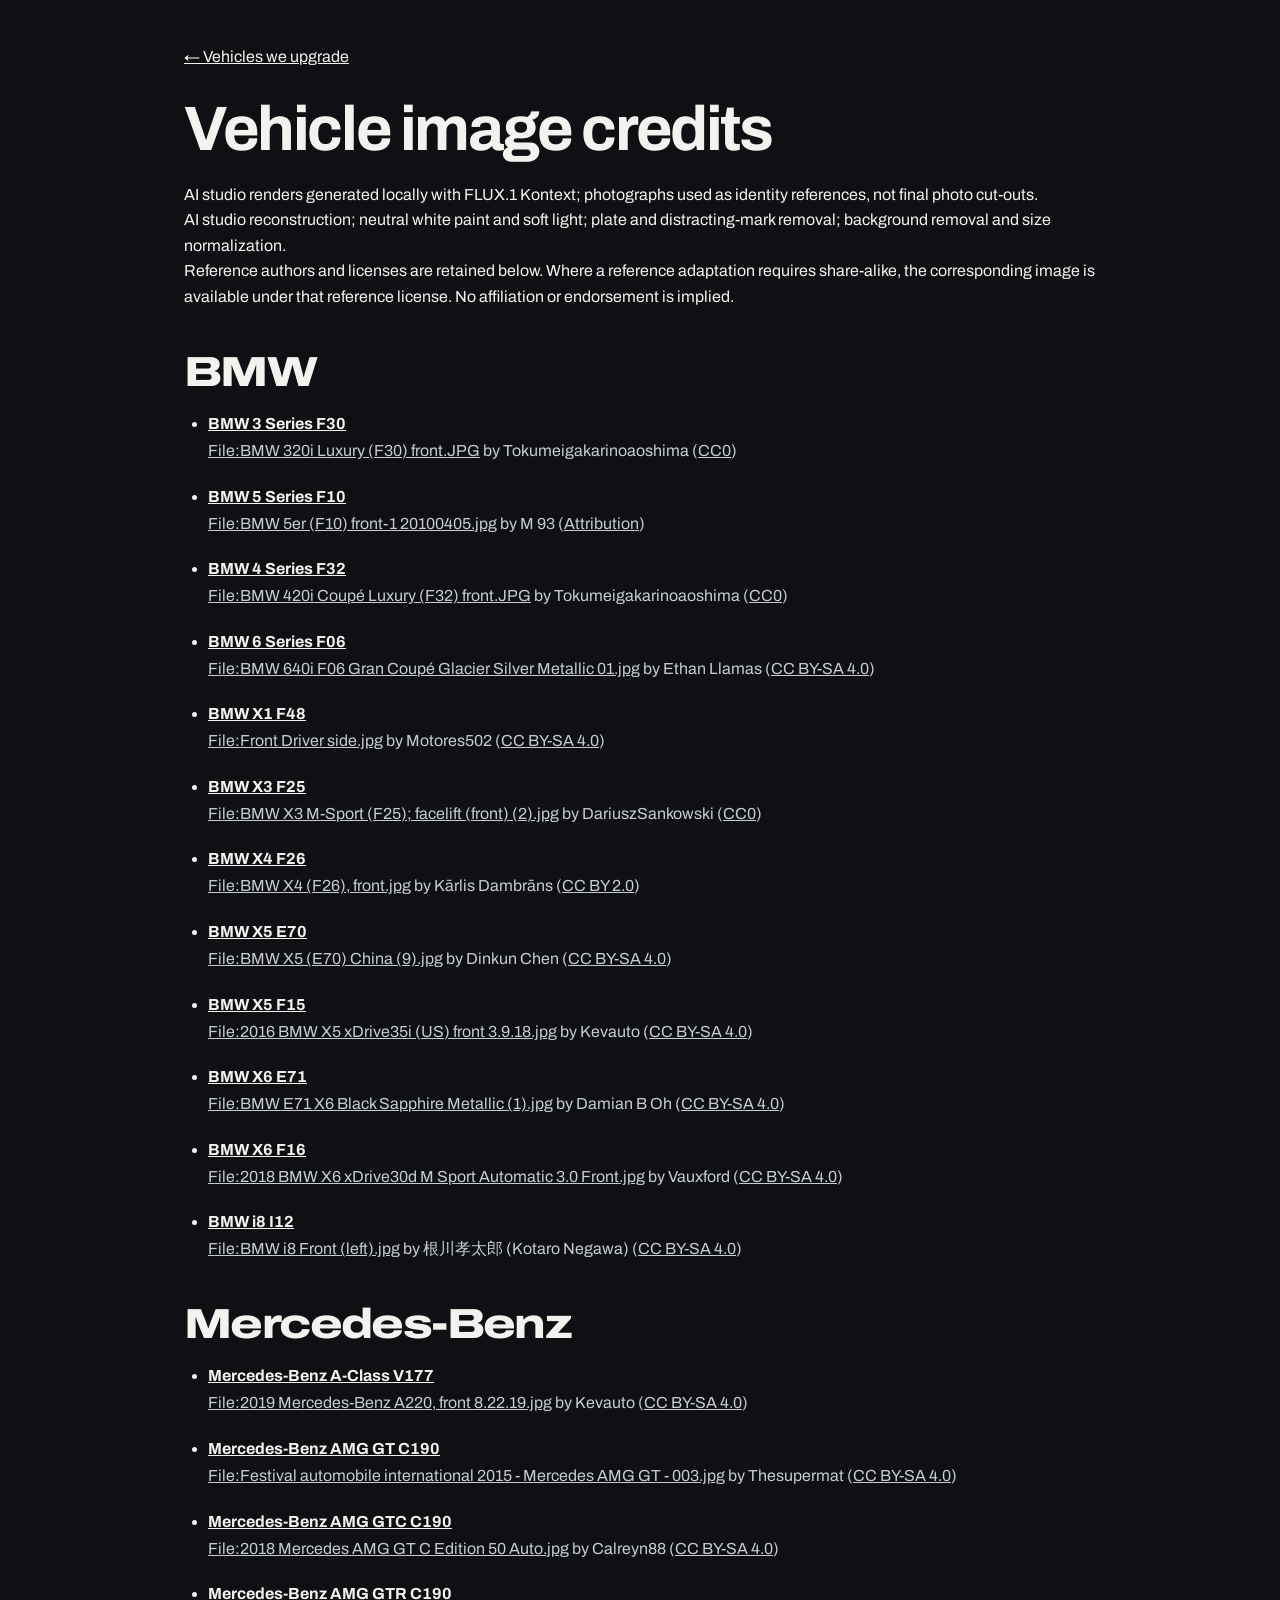
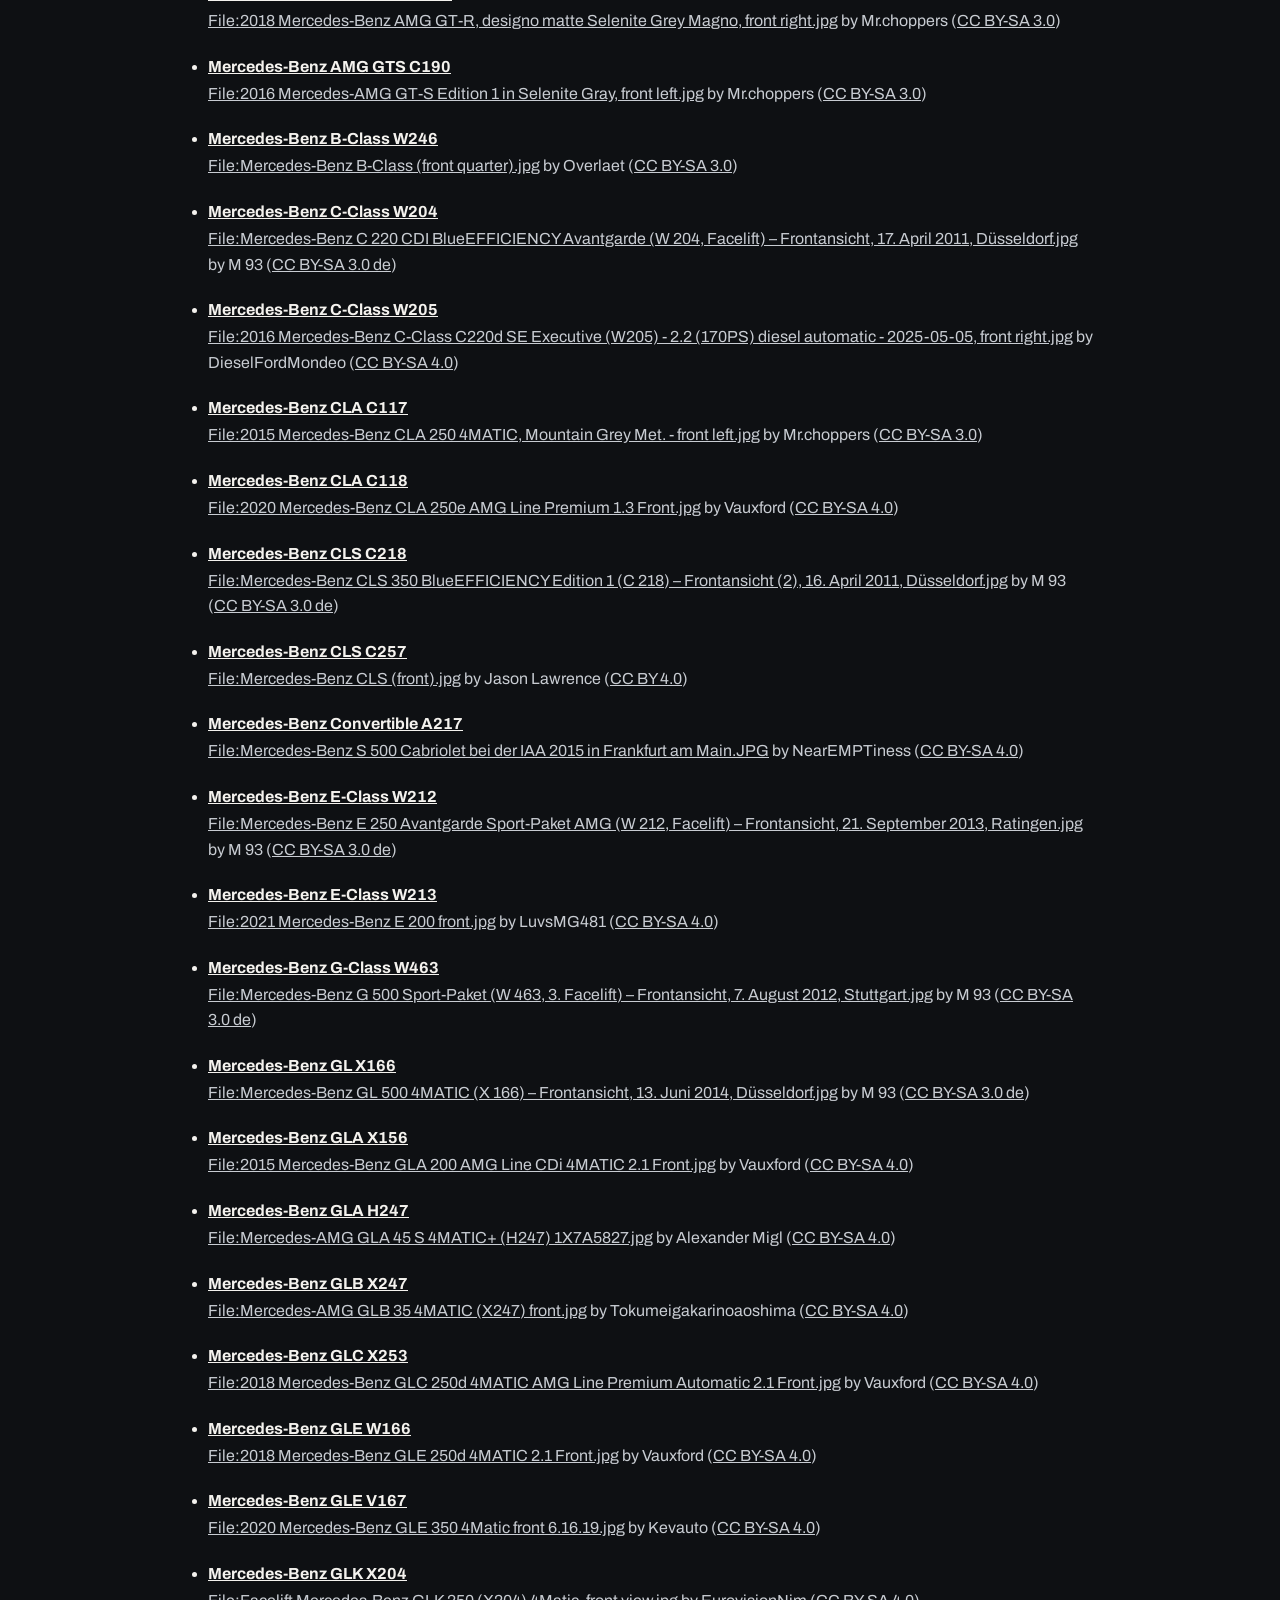
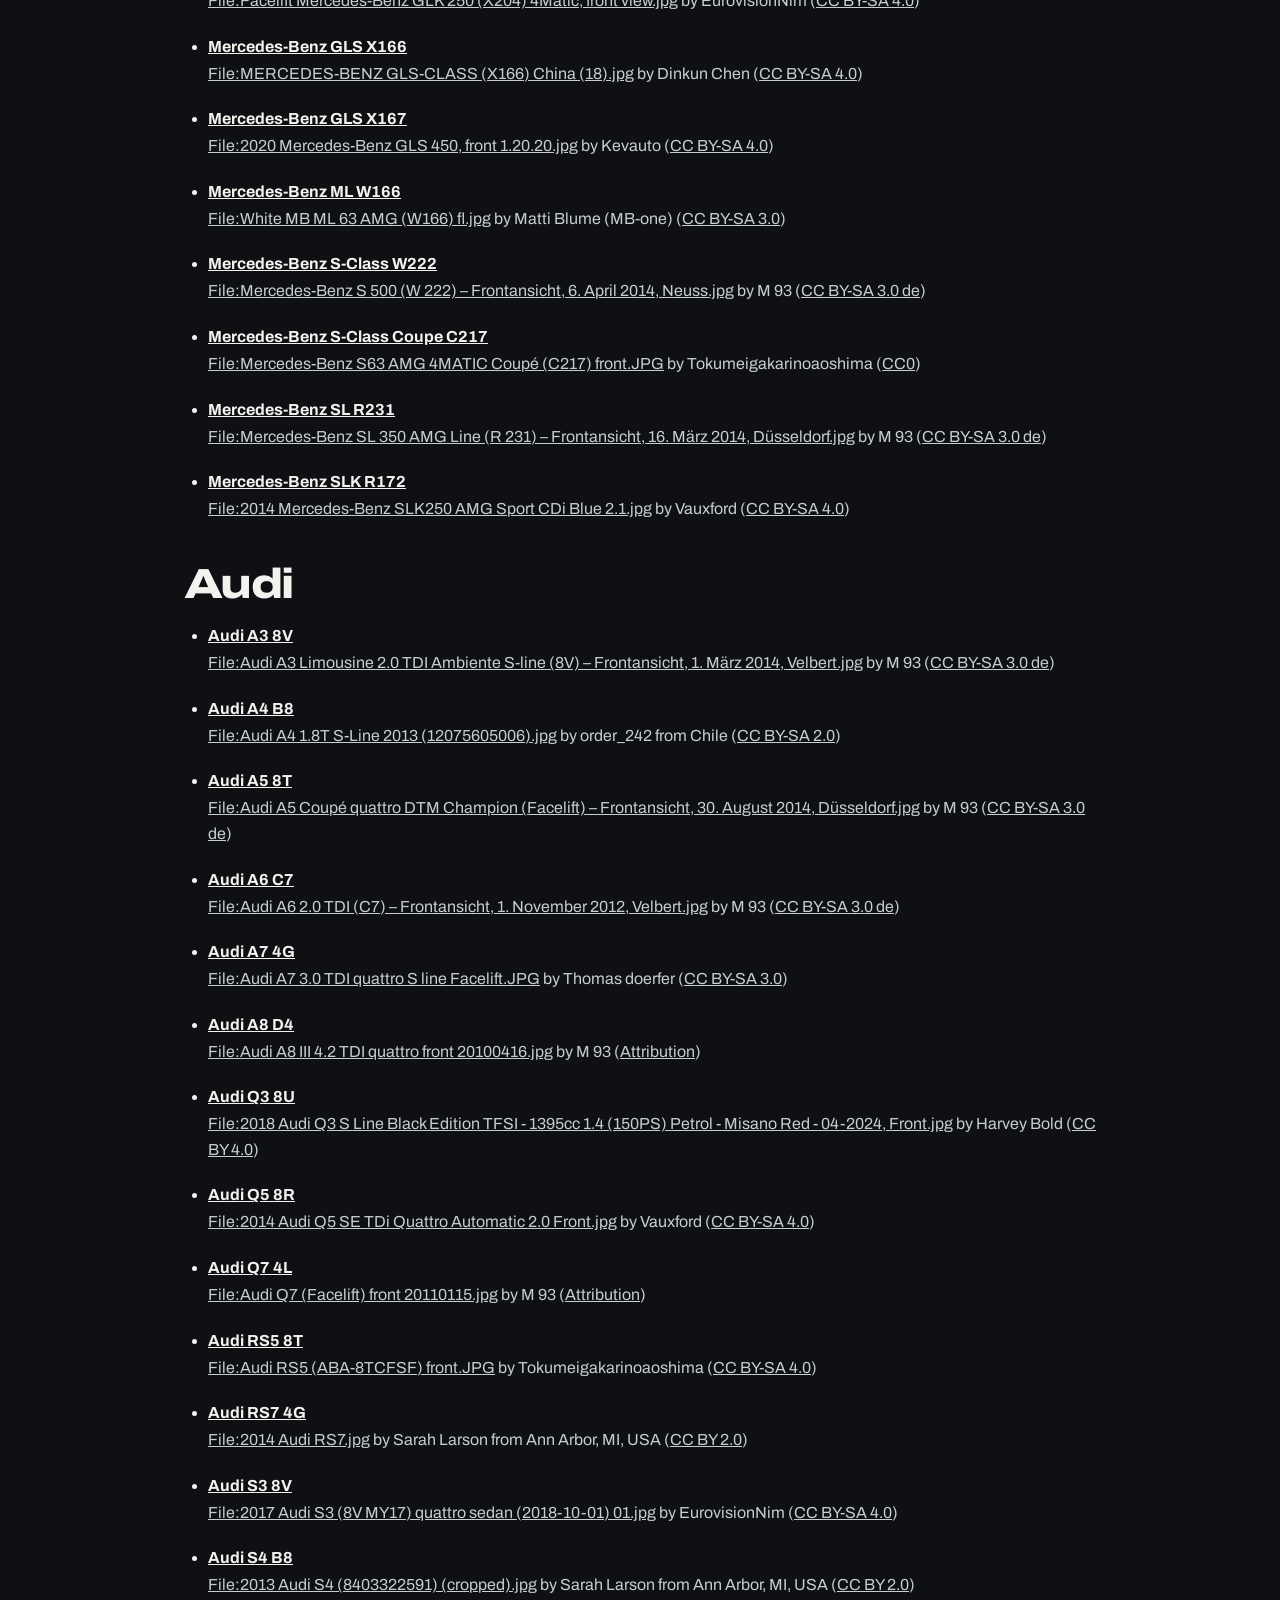
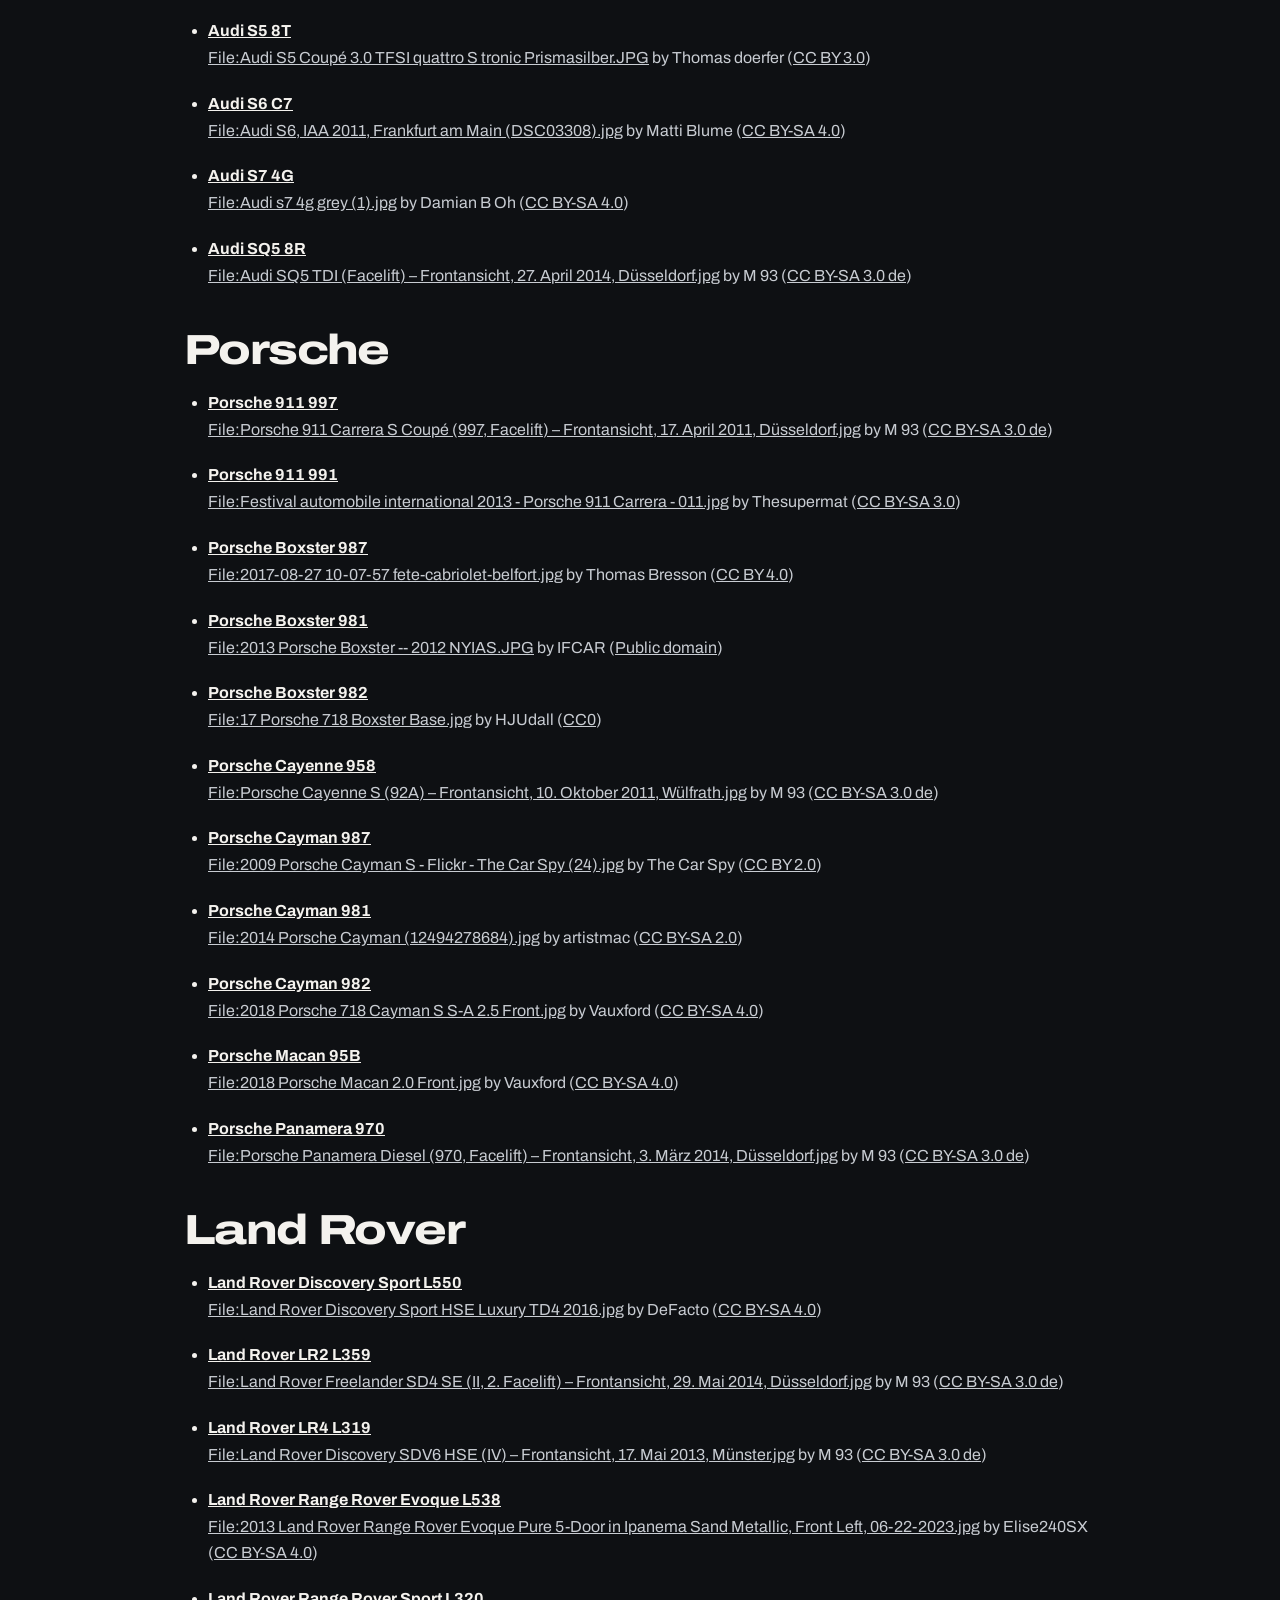
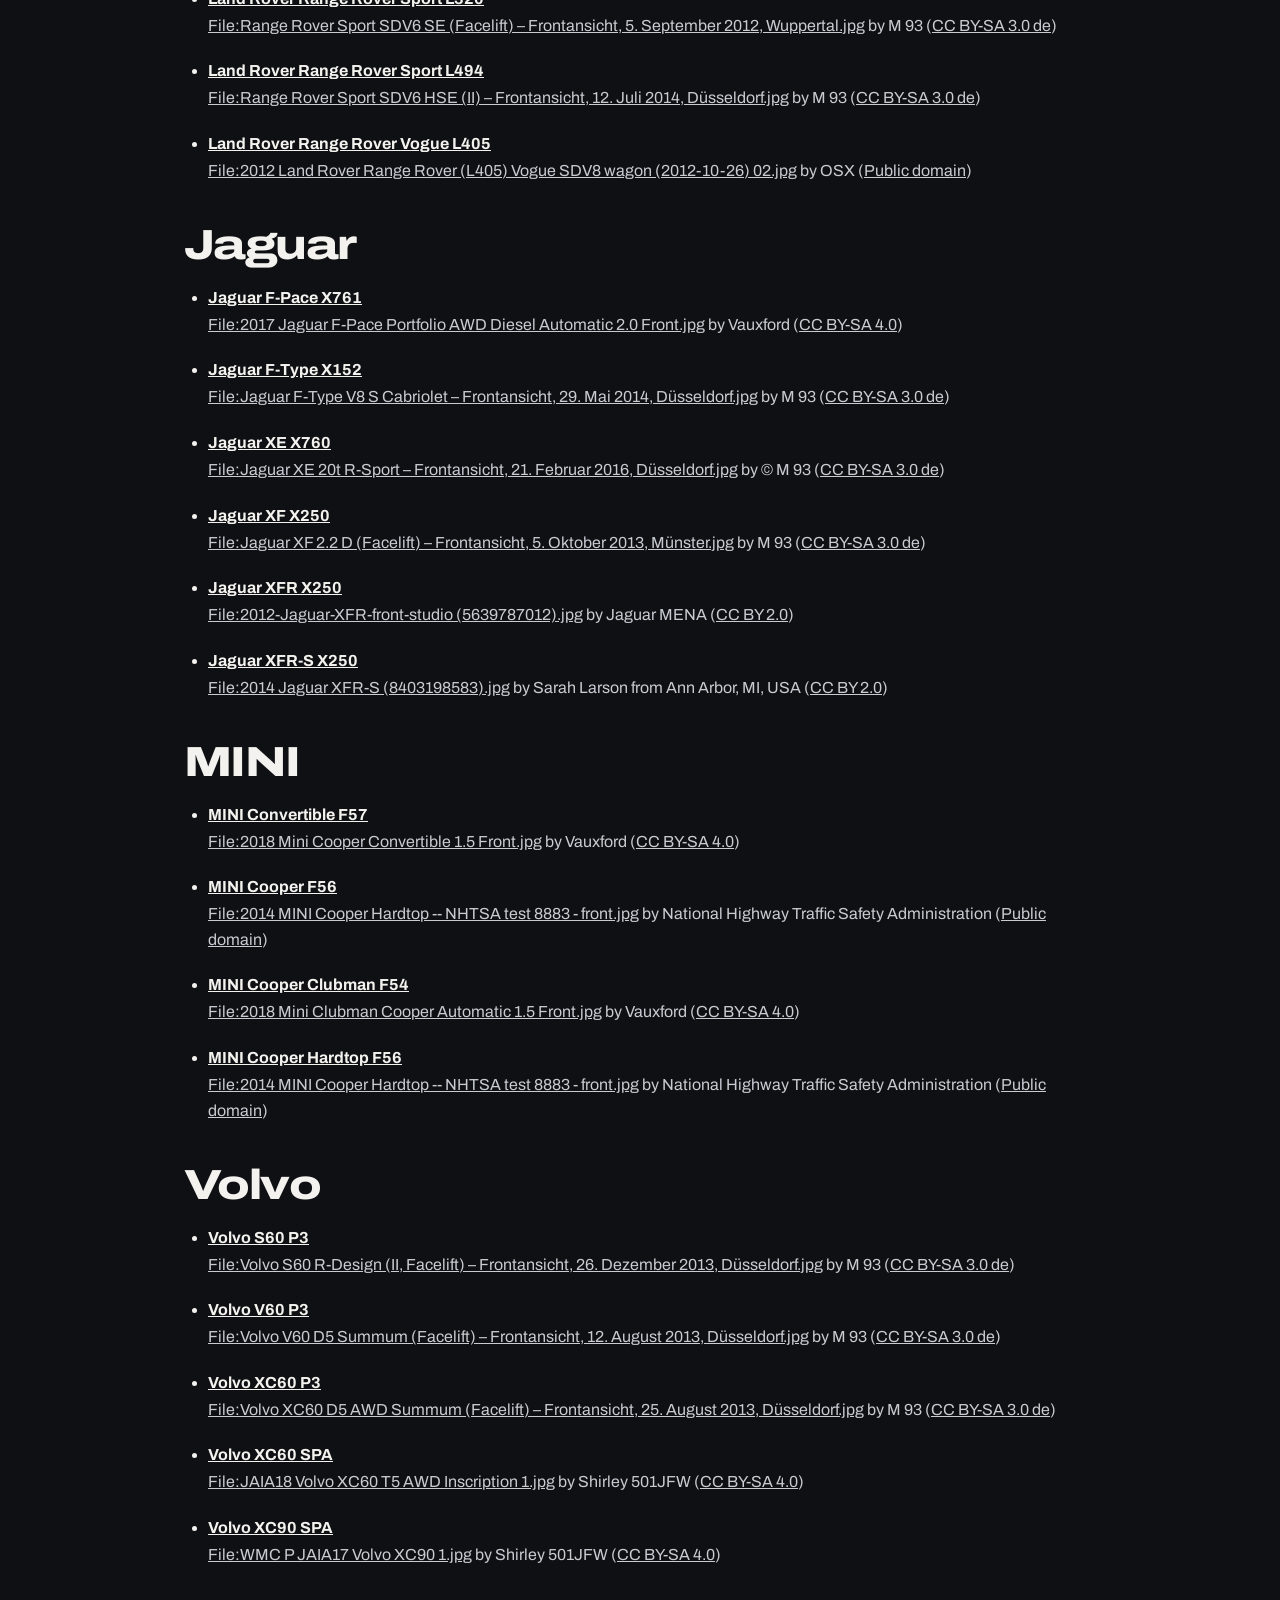
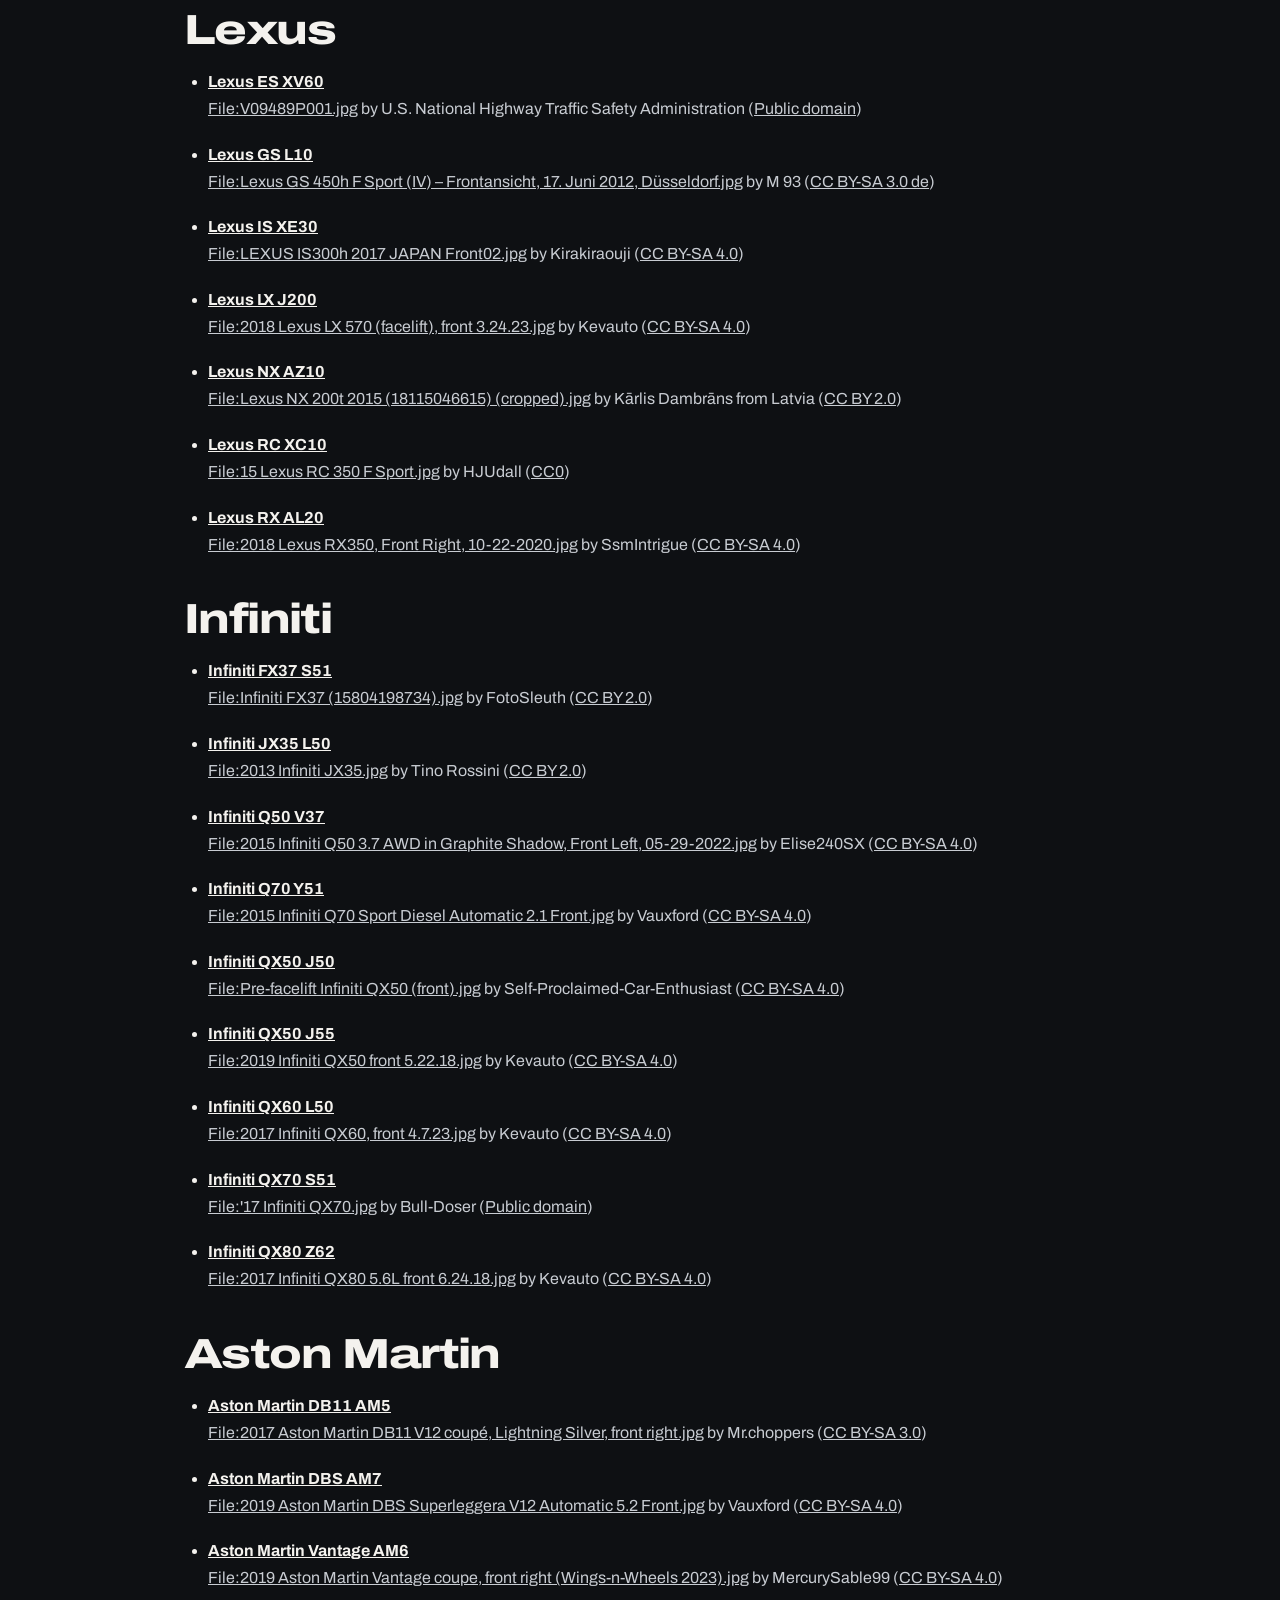
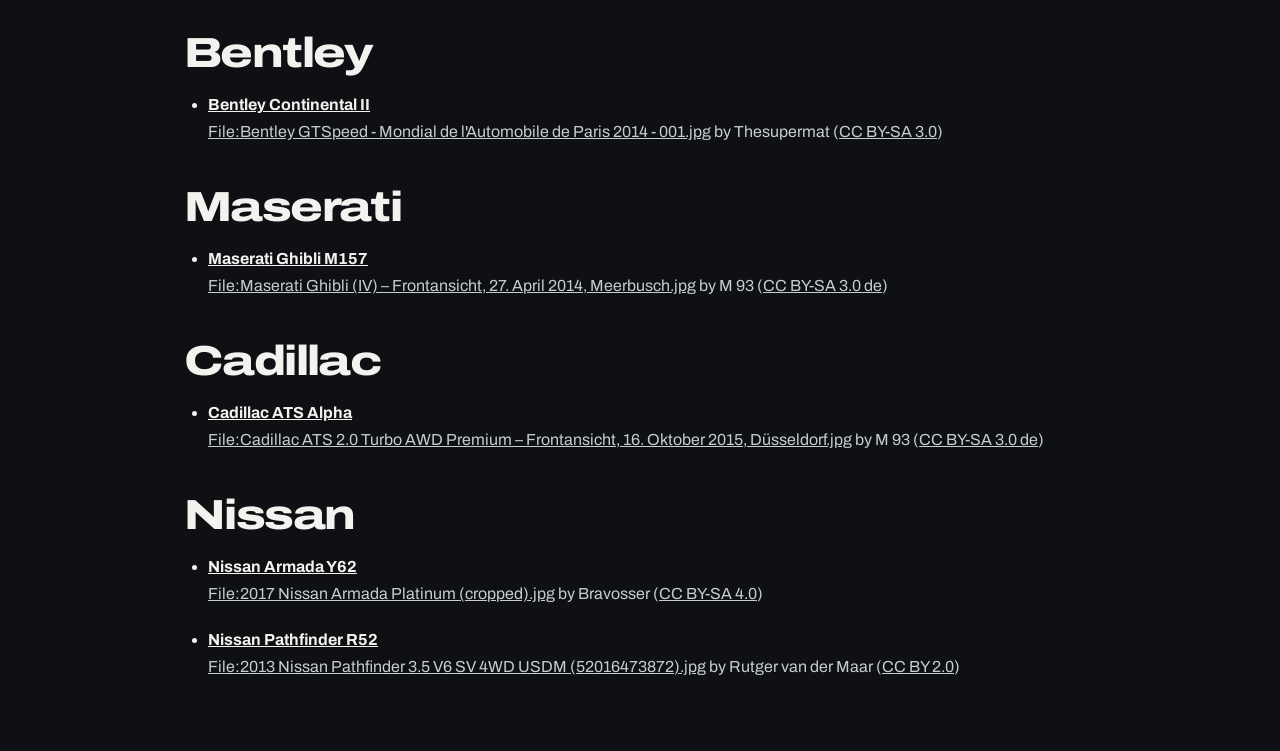
<file: vehicle-image-credits.html>
<!doctype html><html lang="en"><head><meta charset="utf-8"><meta name="viewport" content="width=device-width,initial-scale=1"><title>Vehicle image credits | DashRev</title><meta name="robots" content="noindex,follow"><link rel="icon" href="brand/profile.svg" type="image/svg+xml"><link rel="stylesheet" href="photo-design.css?v=5"><link rel="stylesheet" href="dashrev.css?v=2"><link rel="stylesheet" href="refine.css?v=1"><style>body{background:#0e1013;color:#f4f2ee}.credit-page{max-width:960px;margin:auto;padding:48px 24px}.credit-page h1{margin:32px 0 20px}.credit-page h2{margin:40px 0 20px;color:#f4f2ee}.credit-page p{line-height:1.6}.credit-page ul{padding-left:24px}.credit-page li{margin:0 0 24px}.credit-page li p{margin:6px 0;color:#c8ccd2}.credit-page a{text-decoration:underline;overflow-wrap:anywhere;color:inherit}.credit-page a:focus-visible{outline:2px solid #e3121b;outline-offset:4px}</style></head><body><main class="credit-page"><a href="vehicles.html">← Vehicles we upgrade</a><h1>Vehicle image credits</h1><p>AI studio renders generated locally with FLUX.1 Kontext; photographs used as identity references, not final photo cut-outs.</p><p>AI studio reconstruction; neutral white paint and soft light; plate and distracting-mark removal; background removal and size normalization.</p><p>Reference authors and licenses are retained below. Where a reference adaptation requires share-alike, the corresponding image is available under that reference license. No affiliation or endorsement is implied.</p><section><h2>BMW</h2><ul><li><strong><a href="assets/vehicles/bmw-f30.webp">BMW 3 Series F30</a></strong><p><a href="https://commons.wikimedia.org/wiki/File:BMW_320i_Luxury_(F30)_front.JPG">File:BMW 320i Luxury (F30) front.JPG</a> by Tokumeigakarinoaoshima (<a href="https://creativecommons.org/publicdomain/zero/1.0/">CC0</a>)</p></li><li><strong><a href="assets/vehicles/bmw-f10.webp">BMW 5 Series F10</a></strong><p><a href="https://commons.wikimedia.org/wiki/File:BMW_5er_(F10)_front-1_20100405.jpg">File:BMW 5er (F10) front-1 20100405.jpg</a> by M 93 (<a href="https://commons.wikimedia.org/wiki/File:BMW_5er_(F10)_front-1_20100405.jpg#Licensing">Attribution</a>)</p></li><li><strong><a href="assets/vehicles/bmw-f32.webp">BMW 4 Series F32</a></strong><p><a href="https://commons.wikimedia.org/wiki/File:BMW_420i_Coup%C3%A9_Luxury_(F32)_front.JPG">File:BMW 420i Coupé Luxury (F32) front.JPG</a> by Tokumeigakarinoaoshima (<a href="https://creativecommons.org/publicdomain/zero/1.0/">CC0</a>)</p></li><li><strong><a href="assets/vehicles/bmw-f06.webp">BMW 6 Series F06</a></strong><p><a href="https://commons.wikimedia.org/wiki/File:BMW_640i_F06_Gran_Coup%C3%A9_Glacier_Silver_Metallic_01.jpg">File:BMW 640i F06 Gran Coupé Glacier Silver Metallic 01.jpg</a> by Ethan Llamas (<a href="https://creativecommons.org/licenses/by-sa/4.0/">CC BY-SA 4.0</a>)</p></li><li><strong><a href="assets/vehicles/bmw-f48.webp">BMW X1 F48</a></strong><p><a href="https://commons.wikimedia.org/wiki/File:Front_Driver_side.jpg">File:Front Driver side.jpg</a> by Motores502 (<a href="https://creativecommons.org/licenses/by-sa/4.0/">CC BY-SA 4.0</a>)</p></li><li><strong><a href="assets/vehicles/bmw-f25.webp">BMW X3 F25</a></strong><p><a href="https://commons.wikimedia.org/wiki/File:BMW_X3_M-Sport_(F25);_facelift_(front)_(2).jpg">File:BMW X3 M-Sport (F25); facelift (front) (2).jpg</a> by DariuszSankowski (<a href="https://creativecommons.org/publicdomain/zero/1.0/">CC0</a>)</p></li><li><strong><a href="assets/vehicles/bmw-f26.webp">BMW X4 F26</a></strong><p><a href="https://commons.wikimedia.org/wiki/File:BMW_X4_(F26),_front.jpg">File:BMW X4 (F26), front.jpg</a> by Kārlis Dambrāns (<a href="https://creativecommons.org/licenses/by/2.0/">CC BY 2.0</a>)</p></li><li><strong><a href="assets/vehicles/bmw-e70.webp">BMW X5 E70</a></strong><p><a href="https://commons.wikimedia.org/wiki/File:BMW_X5_(E70)_China_(9).jpg">File:BMW X5 (E70) China (9).jpg</a> by Dinkun Chen (<a href="https://creativecommons.org/licenses/by-sa/4.0/">CC BY-SA 4.0</a>)</p></li><li><strong><a href="assets/vehicles/bmw-f15.webp">BMW X5 F15</a></strong><p><a href="https://commons.wikimedia.org/wiki/File:2016_BMW_X5_xDrive35i_(US)_front_3.9.18.jpg">File:2016 BMW X5 xDrive35i (US) front 3.9.18.jpg</a> by Kevauto (<a href="https://creativecommons.org/licenses/by-sa/4.0/">CC BY-SA 4.0</a>)</p></li><li><strong><a href="assets/vehicles/bmw-e71.webp">BMW X6 E71</a></strong><p><a href="https://commons.wikimedia.org/wiki/File:BMW_E71_X6_Black_Sapphire_Metallic_(1).jpg">File:BMW E71 X6 Black Sapphire Metallic (1).jpg</a> by Damian B Oh (<a href="https://creativecommons.org/licenses/by-sa/4.0/">CC BY-SA 4.0</a>)</p></li><li><strong><a href="assets/vehicles/bmw-f16.webp">BMW X6 F16</a></strong><p><a href="https://commons.wikimedia.org/wiki/File:2018_BMW_X6_xDrive30d_M_Sport_Automatic_3.0_Front.jpg">File:2018 BMW X6 xDrive30d M Sport Automatic 3.0 Front.jpg</a> by Vauxford (<a href="https://creativecommons.org/licenses/by-sa/4.0/">CC BY-SA 4.0</a>)</p></li><li><strong><a href="assets/vehicles/bmw-i12.webp">BMW i8 I12</a></strong><p><a href="https://commons.wikimedia.org/wiki/File:BMW_i8_Front_(left).jpg">File:BMW i8 Front (left).jpg</a> by 根川孝太郎 (Kotaro Negawa) (<a href="https://creativecommons.org/licenses/by-sa/4.0/">CC BY-SA 4.0</a>)</p></li></ul></section><section><h2>Mercedes-Benz</h2><ul><li><strong><a href="assets/vehicles/mercedes-benz-a-class-v177.webp">Mercedes-Benz A-Class V177</a></strong><p><a href="https://commons.wikimedia.org/wiki/File:2019_Mercedes-Benz_A220,_front_8.22.19.jpg">File:2019 Mercedes-Benz A220, front 8.22.19.jpg</a> by Kevauto (<a href="https://creativecommons.org/licenses/by-sa/4.0/">CC BY-SA 4.0</a>)</p></li><li><strong><a href="assets/vehicles/mercedes-benz-amg-gt-c190.webp">Mercedes-Benz AMG GT C190</a></strong><p><a href="https://commons.wikimedia.org/wiki/File:Festival_automobile_international_2015_-_Mercedes_AMG_GT_-_003.jpg">File:Festival automobile international 2015 - Mercedes AMG GT - 003.jpg</a> by Thesupermat (<a href="https://creativecommons.org/licenses/by-sa/4.0/">CC BY-SA 4.0</a>)</p></li><li><strong><a href="assets/vehicles/mercedes-benz-amg-gtc-c190.webp">Mercedes-Benz AMG GTC C190</a></strong><p><a href="https://commons.wikimedia.org/wiki/File:2018_Mercedes_AMG_GT_C_Edition_50_Auto.jpg">File:2018 Mercedes AMG GT C Edition 50 Auto.jpg</a> by Calreyn88 (<a href="https://creativecommons.org/licenses/by-sa/4.0/">CC BY-SA 4.0</a>)</p></li><li><strong><a href="assets/vehicles/mercedes-benz-amg-gtr-c190.webp">Mercedes-Benz AMG GTR C190</a></strong><p><a href="https://commons.wikimedia.org/wiki/File:2018_Mercedes-Benz_AMG_GT-R,_designo_matte_Selenite_Grey_Magno,_front_right.jpg">File:2018 Mercedes-Benz AMG GT-R, designo matte Selenite Grey Magno, front right.jpg</a> by Mr.choppers (<a href="https://creativecommons.org/licenses/by-sa/3.0/">CC BY-SA 3.0</a>)</p></li><li><strong><a href="assets/vehicles/mercedes-benz-amg-gts-c190.webp">Mercedes-Benz AMG GTS C190</a></strong><p><a href="https://commons.wikimedia.org/wiki/File:2016_Mercedes-AMG_GT-S_Edition_1_in_Selenite_Gray,_front_left.jpg">File:2016 Mercedes-AMG GT-S Edition 1 in Selenite Gray, front left.jpg</a> by Mr.choppers (<a href="https://creativecommons.org/licenses/by-sa/3.0/">CC BY-SA 3.0</a>)</p></li><li><strong><a href="assets/vehicles/mercedes-benz-b-class-w246.webp">Mercedes-Benz B-Class W246</a></strong><p><a href="https://commons.wikimedia.org/wiki/File:Mercedes-Benz_B-Class_(front_quarter).jpg">File:Mercedes-Benz B-Class (front quarter).jpg</a> by Overlaet (<a href="https://creativecommons.org/licenses/by-sa/3.0/">CC BY-SA 3.0</a>)</p></li><li><strong><a href="assets/vehicles/mercedes-benz-c-class-w204.webp">Mercedes-Benz C-Class W204</a></strong><p><a href="https://commons.wikimedia.org/wiki/File:Mercedes-Benz_C_220_CDI_BlueEFFICIENCY_Avantgarde_(W_204,_Facelift)_%E2%80%93_Frontansicht,_17._April_2011,_D%C3%BCsseldorf.jpg">File:Mercedes-Benz C 220 CDI BlueEFFICIENCY Avantgarde (W 204, Facelift) – Frontansicht, 17. April 2011, Düsseldorf.jpg</a> by M 93 (<a href="https://commons.wikimedia.org/wiki/File:Mercedes-Benz_C_220_CDI_BlueEFFICIENCY_Avantgarde_(W_204,_Facelift)_%E2%80%93_Frontansicht,_17._April_2011,_D%C3%BCsseldorf.jpg#Licensing">CC BY-SA 3.0 de</a>)</p></li><li><strong><a href="assets/vehicles/mercedes-benz-c-class-w205.webp">Mercedes-Benz C-Class W205</a></strong><p><a href="https://commons.wikimedia.org/wiki/File:2016_Mercedes-Benz_C-Class_C220d_SE_Executive_(W205)_-_2.2_(170PS)_diesel_automatic_-_2025-05-05,_front_right.jpg">File:2016 Mercedes-Benz C-Class C220d SE Executive (W205) - 2.2 (170PS) diesel automatic - 2025-05-05, front right.jpg</a> by DieselFordMondeo (<a href="https://creativecommons.org/licenses/by-sa/4.0/">CC BY-SA 4.0</a>)</p></li><li><strong><a href="assets/vehicles/mercedes-benz-cla-c117.webp">Mercedes-Benz CLA C117</a></strong><p><a href="https://commons.wikimedia.org/wiki/File:2015_Mercedes-Benz_CLA_250_4MATIC,_Mountain_Grey_Met._-_front_left.jpg">File:2015 Mercedes-Benz CLA 250 4MATIC, Mountain Grey Met. - front left.jpg</a> by Mr.choppers (<a href="https://creativecommons.org/licenses/by-sa/3.0/">CC BY-SA 3.0</a>)</p></li><li><strong><a href="assets/vehicles/mercedes-benz-cla-c118.webp">Mercedes-Benz CLA C118</a></strong><p><a href="https://commons.wikimedia.org/wiki/File:2020_Mercedes-Benz_CLA_250e_AMG_Line_Premium_1.3_Front.jpg">File:2020 Mercedes-Benz CLA 250e AMG Line Premium 1.3 Front.jpg</a> by Vauxford (<a href="https://creativecommons.org/licenses/by-sa/4.0/">CC BY-SA 4.0</a>)</p></li><li><strong><a href="assets/vehicles/mercedes-benz-cls-c218.webp">Mercedes-Benz CLS C218</a></strong><p><a href="https://commons.wikimedia.org/wiki/File:Mercedes-Benz_CLS_350_BlueEFFICIENCY_Edition_1_(C_218)_%E2%80%93_Frontansicht_(2),_16._April_2011,_D%C3%BCsseldorf.jpg">File:Mercedes-Benz CLS 350 BlueEFFICIENCY Edition 1 (C 218) – Frontansicht (2), 16. April 2011, Düsseldorf.jpg</a> by M 93 (<a href="https://commons.wikimedia.org/wiki/File:Mercedes-Benz_CLS_350_BlueEFFICIENCY_Edition_1_(C_218)_%E2%80%93_Frontansicht_(2),_16._April_2011,_D%C3%BCsseldorf.jpg#Licensing">CC BY-SA 3.0 de</a>)</p></li><li><strong><a href="assets/vehicles/mercedes-benz-cls-c257.webp">Mercedes-Benz CLS C257</a></strong><p><a href="https://commons.wikimedia.org/wiki/File:Mercedes-Benz_CLS_(front).jpg">File:Mercedes-Benz CLS (front).jpg</a> by Jason Lawrence (<a href="https://creativecommons.org/licenses/by/4.0/">CC BY 4.0</a>)</p></li><li><strong><a href="assets/vehicles/mercedes-benz-convertible-a217.webp">Mercedes-Benz Convertible A217</a></strong><p><a href="https://commons.wikimedia.org/wiki/File:Mercedes-Benz_S_500_Cabriolet_bei_der_IAA_2015_in_Frankfurt_am_Main.JPG">File:Mercedes-Benz S 500 Cabriolet bei der IAA 2015 in Frankfurt am Main.JPG</a> by NearEMPTiness (<a href="https://creativecommons.org/licenses/by-sa/4.0/">CC BY-SA 4.0</a>)</p></li><li><strong><a href="assets/vehicles/mercedes-benz-e-class-w212.webp">Mercedes-Benz E-Class W212</a></strong><p><a href="https://commons.wikimedia.org/wiki/File:Mercedes-Benz_E_250_Avantgarde_Sport-Paket_AMG_(W_212,_Facelift)_%E2%80%93_Frontansicht,_21._September_2013,_Ratingen.jpg">File:Mercedes-Benz E 250 Avantgarde Sport-Paket AMG (W 212, Facelift) – Frontansicht, 21. September 2013, Ratingen.jpg</a> by M 93 (<a href="https://commons.wikimedia.org/wiki/File:Mercedes-Benz_E_250_Avantgarde_Sport-Paket_AMG_(W_212,_Facelift)_%E2%80%93_Frontansicht,_21._September_2013,_Ratingen.jpg#Licensing">CC BY-SA 3.0 de</a>)</p></li><li><strong><a href="assets/vehicles/mercedes-benz-e-class-w213.webp">Mercedes-Benz E-Class W213</a></strong><p><a href="https://commons.wikimedia.org/wiki/File:2021_Mercedes-Benz_E_200_front.jpg">File:2021 Mercedes-Benz E 200 front.jpg</a> by LuvsMG481 (<a href="https://creativecommons.org/licenses/by-sa/4.0/">CC BY-SA 4.0</a>)</p></li><li><strong><a href="assets/vehicles/mercedes-benz-g-class-w463.webp">Mercedes-Benz G-Class W463</a></strong><p><a href="https://commons.wikimedia.org/wiki/File:Mercedes-Benz_G_500_Sport-Paket_(W_463,_3._Facelift)_%E2%80%93_Frontansicht,_7._August_2012,_Stuttgart.jpg">File:Mercedes-Benz G 500 Sport-Paket (W 463, 3. Facelift) – Frontansicht, 7. August 2012, Stuttgart.jpg</a> by M 93 (<a href="https://commons.wikimedia.org/wiki/File:Mercedes-Benz_G_500_Sport-Paket_(W_463,_3._Facelift)_%E2%80%93_Frontansicht,_7._August_2012,_Stuttgart.jpg#Licensing">CC BY-SA 3.0 de</a>)</p></li><li><strong><a href="assets/vehicles/mercedes-benz-gl-x166.webp">Mercedes-Benz GL X166</a></strong><p><a href="https://commons.wikimedia.org/wiki/File:Mercedes-Benz_GL_500_4MATIC_(X_166)_%E2%80%93_Frontansicht,_13._Juni_2014,_D%C3%BCsseldorf.jpg">File:Mercedes-Benz GL 500 4MATIC (X 166) – Frontansicht, 13. Juni 2014, Düsseldorf.jpg</a> by M 93 (<a href="https://commons.wikimedia.org/wiki/File:Mercedes-Benz_GL_500_4MATIC_(X_166)_%E2%80%93_Frontansicht,_13._Juni_2014,_D%C3%BCsseldorf.jpg#Licensing">CC BY-SA 3.0 de</a>)</p></li><li><strong><a href="assets/vehicles/mercedes-benz-gla-x156.webp">Mercedes-Benz GLA X156</a></strong><p><a href="https://commons.wikimedia.org/wiki/File:2015_Mercedes-Benz_GLA_200_AMG_Line_CDi_4MATIC_2.1_Front.jpg">File:2015 Mercedes-Benz GLA 200 AMG Line CDi 4MATIC 2.1 Front.jpg</a> by Vauxford (<a href="https://creativecommons.org/licenses/by-sa/4.0/">CC BY-SA 4.0</a>)</p></li><li><strong><a href="assets/vehicles/mercedes-benz-gla-h247.webp">Mercedes-Benz GLA H247</a></strong><p><a href="https://commons.wikimedia.org/wiki/File:Mercedes-AMG_GLA_45_S_4MATIC%2B_(H247)_1X7A5827.jpg">File:Mercedes-AMG GLA 45 S 4MATIC+ (H247) 1X7A5827.jpg</a> by Alexander Migl (<a href="https://creativecommons.org/licenses/by-sa/4.0/">CC BY-SA 4.0</a>)</p></li><li><strong><a href="assets/vehicles/mercedes-benz-glb-x247.webp">Mercedes-Benz GLB X247</a></strong><p><a href="https://commons.wikimedia.org/wiki/File:Mercedes-AMG_GLB_35_4MATIC_(X247)_front.jpg">File:Mercedes-AMG GLB 35 4MATIC (X247) front.jpg</a> by Tokumeigakarinoaoshima (<a href="https://creativecommons.org/licenses/by-sa/4.0/">CC BY-SA 4.0</a>)</p></li><li><strong><a href="assets/vehicles/mercedes-benz-glc-x253.webp">Mercedes-Benz GLC X253</a></strong><p><a href="https://commons.wikimedia.org/wiki/File:2018_Mercedes-Benz_GLC_250d_4MATIC_AMG_Line_Premium_Automatic_2.1_Front.jpg">File:2018 Mercedes-Benz GLC 250d 4MATIC AMG Line Premium Automatic 2.1 Front.jpg</a> by Vauxford (<a href="https://creativecommons.org/licenses/by-sa/4.0/">CC BY-SA 4.0</a>)</p></li><li><strong><a href="assets/vehicles/mercedes-benz-gle-w166.webp">Mercedes-Benz GLE W166</a></strong><p><a href="https://commons.wikimedia.org/wiki/File:2018_Mercedes-Benz_GLE_250d_4MATIC_2.1_Front.jpg">File:2018 Mercedes-Benz GLE 250d 4MATIC 2.1 Front.jpg</a> by Vauxford (<a href="https://creativecommons.org/licenses/by-sa/4.0/">CC BY-SA 4.0</a>)</p></li><li><strong><a href="assets/vehicles/mercedes-benz-gle-v167.webp">Mercedes-Benz GLE V167</a></strong><p><a href="https://commons.wikimedia.org/wiki/File:2020_Mercedes-Benz_GLE_350_4Matic_front_6.16.19.jpg">File:2020 Mercedes-Benz GLE 350 4Matic front 6.16.19.jpg</a> by Kevauto (<a href="https://creativecommons.org/licenses/by-sa/4.0/">CC BY-SA 4.0</a>)</p></li><li><strong><a href="assets/vehicles/mercedes-benz-glk-x204.webp">Mercedes-Benz GLK X204</a></strong><p><a href="https://commons.wikimedia.org/wiki/File:Facelift_Mercedes-Benz_GLK_250_(X204)_4Matic,_front_view.jpg">File:Facelift Mercedes-Benz GLK 250 (X204) 4Matic, front view.jpg</a> by EurovisionNim (<a href="https://creativecommons.org/licenses/by-sa/4.0/">CC BY-SA 4.0</a>)</p></li><li><strong><a href="assets/vehicles/mercedes-benz-gls-x166.webp">Mercedes-Benz GLS X166</a></strong><p><a href="https://commons.wikimedia.org/wiki/File:MERCEDES-BENZ_GLS-CLASS_(X166)_China_(18).jpg">File:MERCEDES-BENZ GLS-CLASS (X166) China (18).jpg</a> by Dinkun Chen (<a href="https://creativecommons.org/licenses/by-sa/4.0/">CC BY-SA 4.0</a>)</p></li><li><strong><a href="assets/vehicles/mercedes-benz-gls-x167.webp">Mercedes-Benz GLS X167</a></strong><p><a href="https://commons.wikimedia.org/wiki/File:2020_Mercedes-Benz_GLS_450,_front_1.20.20.jpg">File:2020 Mercedes-Benz GLS 450, front 1.20.20.jpg</a> by Kevauto (<a href="https://creativecommons.org/licenses/by-sa/4.0/">CC BY-SA 4.0</a>)</p></li><li><strong><a href="assets/vehicles/mercedes-benz-ml-w166.webp">Mercedes-Benz ML W166</a></strong><p><a href="https://commons.wikimedia.org/wiki/File:White_MB_ML_63_AMG_(W166)_fl.jpg">File:White MB ML 63 AMG (W166) fl.jpg</a> by Matti Blume (MB-one) (<a href="https://creativecommons.org/licenses/by-sa/3.0/">CC BY-SA 3.0</a>)</p></li><li><strong><a href="assets/vehicles/mercedes-benz-s-class-w222.webp">Mercedes-Benz S-Class W222</a></strong><p><a href="https://commons.wikimedia.org/wiki/File:Mercedes-Benz_S_500_(W_222)_%E2%80%93_Frontansicht,_6._April_2014,_Neuss.jpg">File:Mercedes-Benz S 500 (W 222) – Frontansicht, 6. April 2014, Neuss.jpg</a> by M 93 (<a href="https://commons.wikimedia.org/wiki/File:Mercedes-Benz_S_500_(W_222)_%E2%80%93_Frontansicht,_6._April_2014,_Neuss.jpg#Licensing">CC BY-SA 3.0 de</a>)</p></li><li><strong><a href="assets/vehicles/mercedes-benz-s-class-coupe-c217.webp">Mercedes-Benz S-Class Coupe C217</a></strong><p><a href="https://commons.wikimedia.org/wiki/File:Mercedes-Benz_S63_AMG_4MATIC_Coup%C3%A9_(C217)_front.JPG">File:Mercedes-Benz S63 AMG 4MATIC Coupé (C217) front.JPG</a> by Tokumeigakarinoaoshima (<a href="https://creativecommons.org/publicdomain/zero/1.0/">CC0</a>)</p></li><li><strong><a href="assets/vehicles/mercedes-benz-sl-r231.webp">Mercedes-Benz SL R231</a></strong><p><a href="https://commons.wikimedia.org/wiki/File:Mercedes-Benz_SL_350_AMG_Line_(R_231)_%E2%80%93_Frontansicht,_16._M%C3%A4rz_2014,_D%C3%BCsseldorf.jpg">File:Mercedes-Benz SL 350 AMG Line (R 231) – Frontansicht, 16. März 2014, Düsseldorf.jpg</a> by M 93 (<a href="https://commons.wikimedia.org/wiki/File:Mercedes-Benz_SL_350_AMG_Line_(R_231)_%E2%80%93_Frontansicht,_16._M%C3%A4rz_2014,_D%C3%BCsseldorf.jpg#Licensing">CC BY-SA 3.0 de</a>)</p></li><li><strong><a href="assets/vehicles/mercedes-benz-slk-r172.webp">Mercedes-Benz SLK R172</a></strong><p><a href="https://commons.wikimedia.org/wiki/File:2014_Mercedes-Benz_SLK250_AMG_Sport_CDi_Blue_2.1.jpg">File:2014 Mercedes-Benz SLK250 AMG Sport CDi Blue 2.1.jpg</a> by Vauxford (<a href="https://creativecommons.org/licenses/by-sa/4.0/">CC BY-SA 4.0</a>)</p></li></ul></section><section><h2>Audi</h2><ul><li><strong><a href="assets/vehicles/audi-a3-8v.webp">Audi A3 8V</a></strong><p><a href="https://commons.wikimedia.org/wiki/File:Audi_A3_Limousine_2.0_TDI_Ambiente_S-line_(8V)_%E2%80%93_Frontansicht,_1._M%C3%A4rz_2014,_Velbert.jpg">File:Audi A3 Limousine 2.0 TDI Ambiente S-line (8V) – Frontansicht, 1. März 2014, Velbert.jpg</a> by M 93 (<a href="https://commons.wikimedia.org/wiki/File:Audi_A3_Limousine_2.0_TDI_Ambiente_S-line_(8V)_%E2%80%93_Frontansicht,_1._M%C3%A4rz_2014,_Velbert.jpg#Licensing">CC BY-SA 3.0 de</a>)</p></li><li><strong><a href="assets/vehicles/audi-a4-b8.webp">Audi A4 B8</a></strong><p><a href="https://commons.wikimedia.org/wiki/File:Audi_A4_1.8T_S-Line_2013_(12075605006).jpg">File:Audi A4 1.8T S-Line 2013 (12075605006).jpg</a> by order_242 from Chile (<a href="https://creativecommons.org/licenses/by-sa/2.0/">CC BY-SA 2.0</a>)</p></li><li><strong><a href="assets/vehicles/audi-a5-8t.webp">Audi A5 8T</a></strong><p><a href="https://commons.wikimedia.org/wiki/File:Audi_A5_Coup%C3%A9_quattro_DTM_Champion_(Facelift)_%E2%80%93_Frontansicht,_30._August_2014,_D%C3%BCsseldorf.jpg">File:Audi A5 Coupé quattro DTM Champion (Facelift) – Frontansicht, 30. August 2014, Düsseldorf.jpg</a> by M 93 (<a href="https://commons.wikimedia.org/wiki/File:Audi_A5_Coup%C3%A9_quattro_DTM_Champion_(Facelift)_%E2%80%93_Frontansicht,_30._August_2014,_D%C3%BCsseldorf.jpg#Licensing">CC BY-SA 3.0 de</a>)</p></li><li><strong><a href="assets/vehicles/audi-a6-c7.webp">Audi A6 C7</a></strong><p><a href="https://commons.wikimedia.org/wiki/File:Audi_A6_2.0_TDI_(C7)_%E2%80%93_Frontansicht,_1._November_2012,_Velbert.jpg">File:Audi A6 2.0 TDI (C7) – Frontansicht, 1. November 2012, Velbert.jpg</a> by M 93 (<a href="https://commons.wikimedia.org/wiki/File:Audi_A6_2.0_TDI_(C7)_%E2%80%93_Frontansicht,_1._November_2012,_Velbert.jpg#Licensing">CC BY-SA 3.0 de</a>)</p></li><li><strong><a href="assets/vehicles/audi-a7-4g.webp">Audi A7 4G</a></strong><p><a href="https://commons.wikimedia.org/wiki/File:Audi_A7_3.0_TDI_quattro_S_line_Facelift.JPG">File:Audi A7 3.0 TDI quattro S line Facelift.JPG</a> by Thomas doerfer (<a href="https://creativecommons.org/licenses/by-sa/3.0/">CC BY-SA 3.0</a>)</p></li><li><strong><a href="assets/vehicles/audi-a8-d4.webp">Audi A8 D4</a></strong><p><a href="https://commons.wikimedia.org/wiki/File:Audi_A8_III_4.2_TDI_quattro_front_20100416.jpg">File:Audi A8 III 4.2 TDI quattro front 20100416.jpg</a> by M 93 (<a href="https://commons.wikimedia.org/wiki/File:Audi_A8_III_4.2_TDI_quattro_front_20100416.jpg#Licensing">Attribution</a>)</p></li><li><strong><a href="assets/vehicles/audi-q3-8u.webp">Audi Q3 8U</a></strong><p><a href="https://commons.wikimedia.org/wiki/File:2018_Audi_Q3_S_Line_Black_Edition_TFSI_-_1395cc_1.4_(150PS)_Petrol_-_Misano_Red_-_04-2024,_Front.jpg">File:2018 Audi Q3 S Line Black Edition TFSI - 1395cc 1.4 (150PS) Petrol - Misano Red - 04-2024, Front.jpg</a> by Harvey Bold (<a href="https://creativecommons.org/licenses/by/4.0/">CC BY 4.0</a>)</p></li><li><strong><a href="assets/vehicles/audi-q5-8r.webp">Audi Q5 8R</a></strong><p><a href="https://commons.wikimedia.org/wiki/File:2014_Audi_Q5_SE_TDi_Quattro_Automatic_2.0_Front.jpg">File:2014 Audi Q5 SE TDi Quattro Automatic 2.0 Front.jpg</a> by Vauxford (<a href="https://creativecommons.org/licenses/by-sa/4.0/">CC BY-SA 4.0</a>)</p></li><li><strong><a href="assets/vehicles/audi-q7-4l.webp">Audi Q7 4L</a></strong><p><a href="https://commons.wikimedia.org/wiki/File:Audi_Q7_(Facelift)_front_20110115.jpg">File:Audi Q7 (Facelift) front 20110115.jpg</a> by M 93 (<a href="https://commons.wikimedia.org/wiki/File:Audi_Q7_(Facelift)_front_20110115.jpg#Licensing">Attribution</a>)</p></li><li><strong><a href="assets/vehicles/audi-rs5-8t.webp">Audi RS5 8T</a></strong><p><a href="https://commons.wikimedia.org/wiki/File:Audi_RS5_(ABA-8TCFSF)_front.JPG">File:Audi RS5 (ABA-8TCFSF) front.JPG</a> by Tokumeigakarinoaoshima (<a href="https://creativecommons.org/licenses/by-sa/4.0/">CC BY-SA 4.0</a>)</p></li><li><strong><a href="assets/vehicles/audi-rs7-4g.webp">Audi RS7 4G</a></strong><p><a href="https://commons.wikimedia.org/wiki/File:2014_Audi_RS7.jpg">File:2014 Audi RS7.jpg</a> by Sarah Larson from Ann Arbor, MI, USA (<a href="https://creativecommons.org/licenses/by/2.0/">CC BY 2.0</a>)</p></li><li><strong><a href="assets/vehicles/audi-s3-8v.webp">Audi S3 8V</a></strong><p><a href="https://commons.wikimedia.org/wiki/File:2017_Audi_S3_(8V_MY17)_quattro_sedan_(2018-10-01)_01.jpg">File:2017 Audi S3 (8V MY17) quattro sedan (2018-10-01) 01.jpg</a> by EurovisionNim (<a href="https://creativecommons.org/licenses/by-sa/4.0/">CC BY-SA 4.0</a>)</p></li><li><strong><a href="assets/vehicles/audi-s4-b8.webp">Audi S4 B8</a></strong><p><a href="https://commons.wikimedia.org/wiki/File:2013_Audi_S4_(8403322591)_(cropped).jpg">File:2013 Audi S4 (8403322591) (cropped).jpg</a> by Sarah Larson from Ann Arbor, MI, USA (<a href="https://creativecommons.org/licenses/by/2.0/">CC BY 2.0</a>)</p></li><li><strong><a href="assets/vehicles/audi-s5-8t.webp">Audi S5 8T</a></strong><p><a href="https://commons.wikimedia.org/wiki/File:Audi_S5_Coup%C3%A9_3.0_TFSI_quattro_S_tronic_Prismasilber.JPG">File:Audi S5 Coupé 3.0 TFSI quattro S tronic Prismasilber.JPG</a> by Thomas doerfer (<a href="https://creativecommons.org/licenses/by/3.0/">CC BY 3.0</a>)</p></li><li><strong><a href="assets/vehicles/audi-s6-c7.webp">Audi S6 C7</a></strong><p><a href="https://commons.wikimedia.org/wiki/File:Audi_S6,_IAA_2011,_Frankfurt_am_Main_(DSC03308).jpg">File:Audi S6, IAA 2011, Frankfurt am Main (DSC03308).jpg</a> by Matti Blume (<a href="https://creativecommons.org/licenses/by-sa/4.0/">CC BY-SA 4.0</a>)</p></li><li><strong><a href="assets/vehicles/audi-s7-4g.webp">Audi S7 4G</a></strong><p><a href="https://commons.wikimedia.org/wiki/File:Audi_s7_4g_grey_(1).jpg">File:Audi s7 4g grey (1).jpg</a> by Damian B Oh (<a href="https://creativecommons.org/licenses/by-sa/4.0/">CC BY-SA 4.0</a>)</p></li><li><strong><a href="assets/vehicles/audi-sq5-8r.webp">Audi SQ5 8R</a></strong><p><a href="https://commons.wikimedia.org/wiki/File:Audi_SQ5_TDI_(Facelift)_%E2%80%93_Frontansicht,_27._April_2014,_D%C3%BCsseldorf.jpg">File:Audi SQ5 TDI (Facelift) – Frontansicht, 27. April 2014, Düsseldorf.jpg</a> by M 93 (<a href="https://commons.wikimedia.org/wiki/File:Audi_SQ5_TDI_(Facelift)_%E2%80%93_Frontansicht,_27._April_2014,_D%C3%BCsseldorf.jpg#Licensing">CC BY-SA 3.0 de</a>)</p></li></ul></section><section><h2>Porsche</h2><ul><li><strong><a href="assets/vehicles/porsche-911-997.webp">Porsche 911 997</a></strong><p><a href="https://commons.wikimedia.org/wiki/File:Porsche_911_Carrera_S_Coup%C3%A9_(997,_Facelift)_%E2%80%93_Frontansicht,_17._April_2011,_D%C3%BCsseldorf.jpg">File:Porsche 911 Carrera S Coupé (997, Facelift) – Frontansicht, 17. April 2011, Düsseldorf.jpg</a> by M 93 (<a href="https://commons.wikimedia.org/wiki/File:Porsche_911_Carrera_S_Coup%C3%A9_(997,_Facelift)_%E2%80%93_Frontansicht,_17._April_2011,_D%C3%BCsseldorf.jpg#Licensing">CC BY-SA 3.0 de</a>)</p></li><li><strong><a href="assets/vehicles/porsche-911-991.webp">Porsche 911 991</a></strong><p><a href="https://commons.wikimedia.org/wiki/File:Festival_automobile_international_2013_-_Porsche_911_Carrera_-_011.jpg">File:Festival automobile international 2013 - Porsche 911 Carrera - 011.jpg</a> by Thesupermat (<a href="https://creativecommons.org/licenses/by-sa/3.0/">CC BY-SA 3.0</a>)</p></li><li><strong><a href="assets/vehicles/porsche-boxster-987.webp">Porsche Boxster 987</a></strong><p><a href="https://commons.wikimedia.org/wiki/File:2017-08-27_10-07-57_fete-cabriolet-belfort.jpg">File:2017-08-27 10-07-57 fete-cabriolet-belfort.jpg</a> by Thomas Bresson (<a href="https://creativecommons.org/licenses/by/4.0/">CC BY 4.0</a>)</p></li><li><strong><a href="assets/vehicles/porsche-boxster-981.webp">Porsche Boxster 981</a></strong><p><a href="https://commons.wikimedia.org/wiki/File:2013_Porsche_Boxster_--_2012_NYIAS.JPG">File:2013 Porsche Boxster -- 2012 NYIAS.JPG</a> by IFCAR (<a href="https://commons.wikimedia.org/wiki/File:2013_Porsche_Boxster_--_2012_NYIAS.JPG#Licensing">Public domain</a>)</p></li><li><strong><a href="assets/vehicles/porsche-boxster-982.webp">Porsche Boxster 982</a></strong><p><a href="https://commons.wikimedia.org/wiki/File:17_Porsche_718_Boxster_Base.jpg">File:17 Porsche 718 Boxster Base.jpg</a> by HJUdall (<a href="https://creativecommons.org/publicdomain/zero/1.0/">CC0</a>)</p></li><li><strong><a href="assets/vehicles/porsche-cayenne-958.webp">Porsche Cayenne 958</a></strong><p><a href="https://commons.wikimedia.org/wiki/File:Porsche_Cayenne_S_(92A)_%E2%80%93_Frontansicht,_10._Oktober_2011,_W%C3%BClfrath.jpg">File:Porsche Cayenne S (92A) – Frontansicht, 10. Oktober 2011, Wülfrath.jpg</a> by M 93 (<a href="https://commons.wikimedia.org/wiki/File:Porsche_Cayenne_S_(92A)_%E2%80%93_Frontansicht,_10._Oktober_2011,_W%C3%BClfrath.jpg#Licensing">CC BY-SA 3.0 de</a>)</p></li><li><strong><a href="assets/vehicles/porsche-cayman-987.webp">Porsche Cayman 987</a></strong><p><a href="https://commons.wikimedia.org/wiki/File:2009_Porsche_Cayman_S_-_Flickr_-_The_Car_Spy_(24).jpg">File:2009 Porsche Cayman S - Flickr - The Car Spy (24).jpg</a> by The Car Spy (<a href="https://creativecommons.org/licenses/by/2.0/">CC BY 2.0</a>)</p></li><li><strong><a href="assets/vehicles/porsche-cayman-981.webp">Porsche Cayman 981</a></strong><p><a href="https://commons.wikimedia.org/wiki/File:2014_Porsche_Cayman_(12494278684).jpg">File:2014 Porsche Cayman (12494278684).jpg</a> by artistmac (<a href="https://creativecommons.org/licenses/by-sa/2.0/">CC BY-SA 2.0</a>)</p></li><li><strong><a href="assets/vehicles/porsche-cayman-982.webp">Porsche Cayman 982</a></strong><p><a href="https://commons.wikimedia.org/wiki/File:2018_Porsche_718_Cayman_S_S-A_2.5_Front.jpg">File:2018 Porsche 718 Cayman S S-A 2.5 Front.jpg</a> by Vauxford (<a href="https://creativecommons.org/licenses/by-sa/4.0/">CC BY-SA 4.0</a>)</p></li><li><strong><a href="assets/vehicles/porsche-macan-95b.webp">Porsche Macan 95B</a></strong><p><a href="https://commons.wikimedia.org/wiki/File:2018_Porsche_Macan_2.0_Front.jpg">File:2018 Porsche Macan 2.0 Front.jpg</a> by Vauxford (<a href="https://creativecommons.org/licenses/by-sa/4.0/">CC BY-SA 4.0</a>)</p></li><li><strong><a href="assets/vehicles/porsche-panamera-970.webp">Porsche Panamera 970</a></strong><p><a href="https://commons.wikimedia.org/wiki/File:Porsche_Panamera_Diesel_(970,_Facelift)_%E2%80%93_Frontansicht,_3._M%C3%A4rz_2014,_D%C3%BCsseldorf.jpg">File:Porsche Panamera Diesel (970, Facelift) – Frontansicht, 3. März 2014, Düsseldorf.jpg</a> by M 93 (<a href="https://commons.wikimedia.org/wiki/File:Porsche_Panamera_Diesel_(970,_Facelift)_%E2%80%93_Frontansicht,_3._M%C3%A4rz_2014,_D%C3%BCsseldorf.jpg#Licensing">CC BY-SA 3.0 de</a>)</p></li></ul></section><section><h2>Land Rover</h2><ul><li><strong><a href="assets/vehicles/land-rover-discovery-sport-l550.webp">Land Rover Discovery Sport L550</a></strong><p><a href="https://commons.wikimedia.org/wiki/File:Land_Rover_Discovery_Sport_HSE_Luxury_TD4_2016.jpg">File:Land Rover Discovery Sport HSE Luxury TD4 2016.jpg</a> by DeFacto (<a href="https://creativecommons.org/licenses/by-sa/4.0/">CC BY-SA 4.0</a>)</p></li><li><strong><a href="assets/vehicles/land-rover-lr2-l359.webp">Land Rover LR2 L359</a></strong><p><a href="https://commons.wikimedia.org/wiki/File:Land_Rover_Freelander_SD4_SE_(II,_2._Facelift)_%E2%80%93_Frontansicht,_29._Mai_2014,_D%C3%BCsseldorf.jpg">File:Land Rover Freelander SD4 SE (II, 2. Facelift) – Frontansicht, 29. Mai 2014, Düsseldorf.jpg</a> by M 93 (<a href="https://commons.wikimedia.org/wiki/File:Land_Rover_Freelander_SD4_SE_(II,_2._Facelift)_%E2%80%93_Frontansicht,_29._Mai_2014,_D%C3%BCsseldorf.jpg#Licensing">CC BY-SA 3.0 de</a>)</p></li><li><strong><a href="assets/vehicles/land-rover-lr4-l319.webp">Land Rover LR4 L319</a></strong><p><a href="https://commons.wikimedia.org/wiki/File:Land_Rover_Discovery_SDV6_HSE_(IV)_%E2%80%93_Frontansicht,_17._Mai_2013,_M%C3%BCnster.jpg">File:Land Rover Discovery SDV6 HSE (IV) – Frontansicht, 17. Mai 2013, Münster.jpg</a> by M 93 (<a href="https://commons.wikimedia.org/wiki/File:Land_Rover_Discovery_SDV6_HSE_(IV)_%E2%80%93_Frontansicht,_17._Mai_2013,_M%C3%BCnster.jpg#Licensing">CC BY-SA 3.0 de</a>)</p></li><li><strong><a href="assets/vehicles/land-rover-range-rover-evoque-l538.webp">Land Rover Range Rover Evoque L538</a></strong><p><a href="https://commons.wikimedia.org/wiki/File:2013_Land_Rover_Range_Rover_Evoque_Pure_5-Door_in_Ipanema_Sand_Metallic,_Front_Left,_06-22-2023.jpg">File:2013 Land Rover Range Rover Evoque Pure 5-Door in Ipanema Sand Metallic, Front Left, 06-22-2023.jpg</a> by Elise240SX (<a href="https://creativecommons.org/licenses/by-sa/4.0/">CC BY-SA 4.0</a>)</p></li><li><strong><a href="assets/vehicles/land-rover-range-rover-sport-l320.webp">Land Rover Range Rover Sport L320</a></strong><p><a href="https://commons.wikimedia.org/wiki/File:Range_Rover_Sport_SDV6_SE_(Facelift)_%E2%80%93_Frontansicht,_5._September_2012,_Wuppertal.jpg">File:Range Rover Sport SDV6 SE (Facelift) – Frontansicht, 5. September 2012, Wuppertal.jpg</a> by M 93 (<a href="https://commons.wikimedia.org/wiki/File:Range_Rover_Sport_SDV6_SE_(Facelift)_%E2%80%93_Frontansicht,_5._September_2012,_Wuppertal.jpg#Licensing">CC BY-SA 3.0 de</a>)</p></li><li><strong><a href="assets/vehicles/land-rover-range-rover-sport-l494.webp">Land Rover Range Rover Sport L494</a></strong><p><a href="https://commons.wikimedia.org/wiki/File:Range_Rover_Sport_SDV6_HSE_(II)_%E2%80%93_Frontansicht,_12._Juli_2014,_D%C3%BCsseldorf.jpg">File:Range Rover Sport SDV6 HSE (II) – Frontansicht, 12. Juli 2014, Düsseldorf.jpg</a> by M 93 (<a href="https://commons.wikimedia.org/wiki/File:Range_Rover_Sport_SDV6_HSE_(II)_%E2%80%93_Frontansicht,_12._Juli_2014,_D%C3%BCsseldorf.jpg#Licensing">CC BY-SA 3.0 de</a>)</p></li><li><strong><a href="assets/vehicles/land-rover-range-rover-vogue-l405.webp">Land Rover Range Rover Vogue L405</a></strong><p><a href="https://commons.wikimedia.org/wiki/File:2012_Land_Rover_Range_Rover_(L405)_Vogue_SDV8_wagon_(2012-10-26)_02.jpg">File:2012 Land Rover Range Rover (L405) Vogue SDV8 wagon (2012-10-26) 02.jpg</a> by OSX (<a href="https://commons.wikimedia.org/wiki/File:2012_Land_Rover_Range_Rover_(L405)_Vogue_SDV8_wagon_(2012-10-26)_02.jpg#Licensing">Public domain</a>)</p></li></ul></section><section><h2>Jaguar</h2><ul><li><strong><a href="assets/vehicles/jaguar-f-pace-x761.webp">Jaguar F-Pace X761</a></strong><p><a href="https://commons.wikimedia.org/wiki/File:2017_Jaguar_F-Pace_Portfolio_AWD_Diesel_Automatic_2.0_Front.jpg">File:2017 Jaguar F-Pace Portfolio AWD Diesel Automatic 2.0 Front.jpg</a> by Vauxford (<a href="https://creativecommons.org/licenses/by-sa/4.0/">CC BY-SA 4.0</a>)</p></li><li><strong><a href="assets/vehicles/jaguar-f-type-x152.webp">Jaguar F-Type X152</a></strong><p><a href="https://commons.wikimedia.org/wiki/File:Jaguar_F-Type_V8_S_Cabriolet_%E2%80%93_Frontansicht,_29._Mai_2014,_D%C3%BCsseldorf.jpg">File:Jaguar F-Type V8 S Cabriolet – Frontansicht, 29. Mai 2014, Düsseldorf.jpg</a> by M 93 (<a href="https://commons.wikimedia.org/wiki/File:Jaguar_F-Type_V8_S_Cabriolet_%E2%80%93_Frontansicht,_29._Mai_2014,_D%C3%BCsseldorf.jpg#Licensing">CC BY-SA 3.0 de</a>)</p></li><li><strong><a href="assets/vehicles/jaguar-xe-x760.webp">Jaguar XE X760</a></strong><p><a href="https://commons.wikimedia.org/wiki/File:Jaguar_XE_20t_R-Sport_%E2%80%93_Frontansicht,_21._Februar_2016,_D%C3%BCsseldorf.jpg">File:Jaguar XE 20t R-Sport – Frontansicht, 21. Februar 2016, Düsseldorf.jpg</a> by © M 93 (<a href="https://commons.wikimedia.org/wiki/File:Jaguar_XE_20t_R-Sport_%E2%80%93_Frontansicht,_21._Februar_2016,_D%C3%BCsseldorf.jpg#Licensing">CC BY-SA 3.0 de</a>)</p></li><li><strong><a href="assets/vehicles/jaguar-xf-x250.webp">Jaguar XF X250</a></strong><p><a href="https://commons.wikimedia.org/wiki/File:Jaguar_XF_2.2_D_(Facelift)_%E2%80%93_Frontansicht,_5._Oktober_2013,_M%C3%BCnster.jpg">File:Jaguar XF 2.2 D (Facelift) – Frontansicht, 5. Oktober 2013, Münster.jpg</a> by M 93 (<a href="https://commons.wikimedia.org/wiki/File:Jaguar_XF_2.2_D_(Facelift)_%E2%80%93_Frontansicht,_5._Oktober_2013,_M%C3%BCnster.jpg#Licensing">CC BY-SA 3.0 de</a>)</p></li><li><strong><a href="assets/vehicles/jaguar-xfr-x250.webp">Jaguar XFR X250</a></strong><p><a href="https://commons.wikimedia.org/wiki/File:2012-Jaguar-XFR-front-studio_(5639787012).jpg">File:2012-Jaguar-XFR-front-studio (5639787012).jpg</a> by Jaguar MENA (<a href="https://creativecommons.org/licenses/by/2.0/">CC BY 2.0</a>)</p></li><li><strong><a href="assets/vehicles/jaguar-xfr-s-x250.webp">Jaguar XFR-S X250</a></strong><p><a href="https://commons.wikimedia.org/wiki/File:2014_Jaguar_XFR-S_(8403198583).jpg">File:2014 Jaguar XFR-S (8403198583).jpg</a> by Sarah Larson from Ann Arbor, MI, USA (<a href="https://creativecommons.org/licenses/by/2.0/">CC BY 2.0</a>)</p></li></ul></section><section><h2>MINI</h2><ul><li><strong><a href="assets/vehicles/mini-convertible-f57.webp">MINI Convertible F57</a></strong><p><a href="https://commons.wikimedia.org/wiki/File:2018_Mini_Cooper_Convertible_1.5_Front.jpg">File:2018 Mini Cooper Convertible 1.5 Front.jpg</a> by Vauxford (<a href="https://creativecommons.org/licenses/by-sa/4.0/">CC BY-SA 4.0</a>)</p></li><li><strong><a href="assets/vehicles/mini-cooper-f56.webp">MINI Cooper F56</a></strong><p><a href="https://commons.wikimedia.org/wiki/File:2014_MINI_Cooper_Hardtop_--_NHTSA_test_8883_-_front.jpg">File:2014 MINI Cooper Hardtop -- NHTSA test 8883 - front.jpg</a> by National Highway Traffic Safety Administration (<a href="https://commons.wikimedia.org/wiki/File:2014_MINI_Cooper_Hardtop_--_NHTSA_test_8883_-_front.jpg#Licensing">Public domain</a>)</p></li><li><strong><a href="assets/vehicles/mini-cooper-clubman-f54.webp">MINI Cooper Clubman F54</a></strong><p><a href="https://commons.wikimedia.org/wiki/File:2018_Mini_Clubman_Cooper_Automatic_1.5_Front.jpg">File:2018 Mini Clubman Cooper Automatic 1.5 Front.jpg</a> by Vauxford (<a href="https://creativecommons.org/licenses/by-sa/4.0/">CC BY-SA 4.0</a>)</p></li><li><strong><a href="assets/vehicles/mini-cooper-hardtop-f56.webp">MINI Cooper Hardtop F56</a></strong><p><a href="https://commons.wikimedia.org/wiki/File:2014_MINI_Cooper_Hardtop_--_NHTSA_test_8883_-_front.jpg">File:2014 MINI Cooper Hardtop -- NHTSA test 8883 - front.jpg</a> by National Highway Traffic Safety Administration (<a href="https://commons.wikimedia.org/wiki/File:2014_MINI_Cooper_Hardtop_--_NHTSA_test_8883_-_front.jpg#Licensing">Public domain</a>)</p></li></ul></section><section><h2>Volvo</h2><ul><li><strong><a href="assets/vehicles/volvo-s60-p3.webp">Volvo S60 P3</a></strong><p><a href="https://commons.wikimedia.org/wiki/File:Volvo_S60_R-Design_(II,_Facelift)_%E2%80%93_Frontansicht,_26._Dezember_2013,_D%C3%BCsseldorf.jpg">File:Volvo S60 R-Design (II, Facelift) – Frontansicht, 26. Dezember 2013, Düsseldorf.jpg</a> by M 93 (<a href="https://commons.wikimedia.org/wiki/File:Volvo_S60_R-Design_(II,_Facelift)_%E2%80%93_Frontansicht,_26._Dezember_2013,_D%C3%BCsseldorf.jpg#Licensing">CC BY-SA 3.0 de</a>)</p></li><li><strong><a href="assets/vehicles/volvo-v60-p3.webp">Volvo V60 P3</a></strong><p><a href="https://commons.wikimedia.org/wiki/File:Volvo_V60_D5_Summum_(Facelift)_%E2%80%93_Frontansicht,_12._August_2013,_D%C3%BCsseldorf.jpg">File:Volvo V60 D5 Summum (Facelift) – Frontansicht, 12. August 2013, Düsseldorf.jpg</a> by M 93 (<a href="https://commons.wikimedia.org/wiki/File:Volvo_V60_D5_Summum_(Facelift)_%E2%80%93_Frontansicht,_12._August_2013,_D%C3%BCsseldorf.jpg#Licensing">CC BY-SA 3.0 de</a>)</p></li><li><strong><a href="assets/vehicles/volvo-xc60-p3.webp">Volvo XC60 P3</a></strong><p><a href="https://commons.wikimedia.org/wiki/File:Volvo_XC60_D5_AWD_Summum_(Facelift)_%E2%80%93_Frontansicht,_25._August_2013,_D%C3%BCsseldorf.jpg">File:Volvo XC60 D5 AWD Summum (Facelift) – Frontansicht, 25. August 2013, Düsseldorf.jpg</a> by M 93 (<a href="https://commons.wikimedia.org/wiki/File:Volvo_XC60_D5_AWD_Summum_(Facelift)_%E2%80%93_Frontansicht,_25._August_2013,_D%C3%BCsseldorf.jpg#Licensing">CC BY-SA 3.0 de</a>)</p></li><li><strong><a href="assets/vehicles/volvo-xc60-spa.webp">Volvo XC60 SPA</a></strong><p><a href="https://commons.wikimedia.org/wiki/File:JAIA18_Volvo_XC60_T5_AWD_Inscription_1.jpg">File:JAIA18 Volvo XC60 T5 AWD Inscription 1.jpg</a> by Shirley 501JFW (<a href="https://creativecommons.org/licenses/by-sa/4.0/">CC BY-SA 4.0</a>)</p></li><li><strong><a href="assets/vehicles/volvo-xc90-spa.webp">Volvo XC90 SPA</a></strong><p><a href="https://commons.wikimedia.org/wiki/File:WMC_P_JAIA17_Volvo_XC90_1.jpg">File:WMC P JAIA17 Volvo XC90 1.jpg</a> by Shirley 501JFW (<a href="https://creativecommons.org/licenses/by-sa/4.0/">CC BY-SA 4.0</a>)</p></li></ul></section><section><h2>Lexus</h2><ul><li><strong><a href="assets/vehicles/lexus-es-xv60.webp">Lexus ES XV60</a></strong><p><a href="https://commons.wikimedia.org/wiki/File:V09489P001.jpg">File:V09489P001.jpg</a> by U.S. National Highway Traffic Safety Administration (<a href="https://commons.wikimedia.org/wiki/File:V09489P001.jpg#Licensing">Public domain</a>)</p></li><li><strong><a href="assets/vehicles/lexus-gs-l10.webp">Lexus GS L10</a></strong><p><a href="https://commons.wikimedia.org/wiki/File:Lexus_GS_450h_F_Sport_(IV)_%E2%80%93_Frontansicht,_17._Juni_2012,_D%C3%BCsseldorf.jpg">File:Lexus GS 450h F Sport (IV) – Frontansicht, 17. Juni 2012, Düsseldorf.jpg</a> by M 93 (<a href="https://commons.wikimedia.org/wiki/File:Lexus_GS_450h_F_Sport_(IV)_%E2%80%93_Frontansicht,_17._Juni_2012,_D%C3%BCsseldorf.jpg#Licensing">CC BY-SA 3.0 de</a>)</p></li><li><strong><a href="assets/vehicles/lexus-is-xe30.webp">Lexus IS XE30</a></strong><p><a href="https://commons.wikimedia.org/wiki/File:LEXUS_IS300h_2017_JAPAN_Front02.jpg">File:LEXUS IS300h 2017 JAPAN Front02.jpg</a> by Kirakiraouji (<a href="https://creativecommons.org/licenses/by-sa/4.0/">CC BY-SA 4.0</a>)</p></li><li><strong><a href="assets/vehicles/lexus-lx-j200.webp">Lexus LX J200</a></strong><p><a href="https://commons.wikimedia.org/wiki/File:2018_Lexus_LX_570_(facelift),_front_3.24.23.jpg">File:2018 Lexus LX 570 (facelift), front 3.24.23.jpg</a> by Kevauto (<a href="https://creativecommons.org/licenses/by-sa/4.0/">CC BY-SA 4.0</a>)</p></li><li><strong><a href="assets/vehicles/lexus-nx-az10.webp">Lexus NX AZ10</a></strong><p><a href="https://commons.wikimedia.org/wiki/File:Lexus_NX_200t_2015_(18115046615)_(cropped).jpg">File:Lexus NX 200t 2015 (18115046615) (cropped).jpg</a> by Kārlis Dambrāns from Latvia (<a href="https://creativecommons.org/licenses/by/2.0/">CC BY 2.0</a>)</p></li><li><strong><a href="assets/vehicles/lexus-rc-xc10.webp">Lexus RC XC10</a></strong><p><a href="https://commons.wikimedia.org/wiki/File:15_Lexus_RC_350_F_Sport.jpg">File:15 Lexus RC 350 F Sport.jpg</a> by HJUdall (<a href="https://creativecommons.org/publicdomain/zero/1.0/">CC0</a>)</p></li><li><strong><a href="assets/vehicles/lexus-rx-al20.webp">Lexus RX AL20</a></strong><p><a href="https://commons.wikimedia.org/wiki/File:2018_Lexus_RX350,_Front_Right,_10-22-2020.jpg">File:2018 Lexus RX350, Front Right, 10-22-2020.jpg</a> by SsmIntrigue (<a href="https://creativecommons.org/licenses/by-sa/4.0/">CC BY-SA 4.0</a>)</p></li></ul></section><section><h2>Infiniti</h2><ul><li><strong><a href="assets/vehicles/infiniti-fx37-s51.webp">Infiniti FX37 S51</a></strong><p><a href="https://commons.wikimedia.org/wiki/File:Infiniti_FX37_(15804198734).jpg">File:Infiniti FX37 (15804198734).jpg</a> by FotoSleuth (<a href="https://creativecommons.org/licenses/by/2.0/">CC BY 2.0</a>)</p></li><li><strong><a href="assets/vehicles/infiniti-jx35-l50.webp">Infiniti JX35 L50</a></strong><p><a href="https://commons.wikimedia.org/wiki/File:2013_Infiniti_JX35.jpg">File:2013 Infiniti JX35.jpg</a> by Tino Rossini (<a href="https://creativecommons.org/licenses/by/2.0/">CC BY 2.0</a>)</p></li><li><strong><a href="assets/vehicles/infiniti-q50-v37.webp">Infiniti Q50 V37</a></strong><p><a href="https://commons.wikimedia.org/wiki/File:2015_Infiniti_Q50_3.7_AWD_in_Graphite_Shadow,_Front_Left,_05-29-2022.jpg">File:2015 Infiniti Q50 3.7 AWD in Graphite Shadow, Front Left, 05-29-2022.jpg</a> by Elise240SX (<a href="https://creativecommons.org/licenses/by-sa/4.0/">CC BY-SA 4.0</a>)</p></li><li><strong><a href="assets/vehicles/infiniti-q70-y51.webp">Infiniti Q70 Y51</a></strong><p><a href="https://commons.wikimedia.org/wiki/File:2015_Infiniti_Q70_Sport_Diesel_Automatic_2.1_Front.jpg">File:2015 Infiniti Q70 Sport Diesel Automatic 2.1 Front.jpg</a> by Vauxford (<a href="https://creativecommons.org/licenses/by-sa/4.0/">CC BY-SA 4.0</a>)</p></li><li><strong><a href="assets/vehicles/infiniti-qx50-j50.webp">Infiniti QX50 J50</a></strong><p><a href="https://commons.wikimedia.org/wiki/File:Pre-facelift_Infiniti_QX50_(front).jpg">File:Pre-facelift Infiniti QX50 (front).jpg</a> by Self-Proclaimed-Car-Enthusiast (<a href="https://creativecommons.org/licenses/by-sa/4.0/">CC BY-SA 4.0</a>)</p></li><li><strong><a href="assets/vehicles/infiniti-qx50-j55.webp">Infiniti QX50 J55</a></strong><p><a href="https://commons.wikimedia.org/wiki/File:2019_Infiniti_QX50_front_5.22.18.jpg">File:2019 Infiniti QX50 front 5.22.18.jpg</a> by Kevauto (<a href="https://creativecommons.org/licenses/by-sa/4.0/">CC BY-SA 4.0</a>)</p></li><li><strong><a href="assets/vehicles/infiniti-qx60-l50.webp">Infiniti QX60 L50</a></strong><p><a href="https://commons.wikimedia.org/wiki/File:2017_Infiniti_QX60,_front_4.7.23.jpg">File:2017 Infiniti QX60, front 4.7.23.jpg</a> by Kevauto (<a href="https://creativecommons.org/licenses/by-sa/4.0/">CC BY-SA 4.0</a>)</p></li><li><strong><a href="assets/vehicles/infiniti-qx70-s51.webp">Infiniti QX70 S51</a></strong><p><a href="https://commons.wikimedia.org/wiki/File:%2717_Infiniti_QX70.jpg">File:&#x27;17 Infiniti QX70.jpg</a> by Bull-Doser (<a href="https://commons.wikimedia.org/wiki/File:%2717_Infiniti_QX70.jpg#Licensing">Public domain</a>)</p></li><li><strong><a href="assets/vehicles/infiniti-qx80-z62.webp">Infiniti QX80 Z62</a></strong><p><a href="https://commons.wikimedia.org/wiki/File:2017_Infiniti_QX80_5.6L_front_6.24.18.jpg">File:2017 Infiniti QX80 5.6L front 6.24.18.jpg</a> by Kevauto (<a href="https://creativecommons.org/licenses/by-sa/4.0/">CC BY-SA 4.0</a>)</p></li></ul></section><section><h2>Aston Martin</h2><ul><li><strong><a href="assets/vehicles/aston-martin-db11-am5.webp">Aston Martin DB11 AM5</a></strong><p><a href="https://commons.wikimedia.org/wiki/File:2017_Aston_Martin_DB11_V12_coup%C3%A9,_Lightning_Silver,_front_right.jpg">File:2017 Aston Martin DB11 V12 coupé, Lightning Silver, front right.jpg</a> by Mr.choppers (<a href="https://creativecommons.org/licenses/by-sa/3.0/">CC BY-SA 3.0</a>)</p></li><li><strong><a href="assets/vehicles/aston-martin-dbs-am7.webp">Aston Martin DBS AM7</a></strong><p><a href="https://commons.wikimedia.org/wiki/File:2019_Aston_Martin_DBS_Superleggera_V12_Automatic_5.2_Front.jpg">File:2019 Aston Martin DBS Superleggera V12 Automatic 5.2 Front.jpg</a> by Vauxford (<a href="https://creativecommons.org/licenses/by-sa/4.0/">CC BY-SA 4.0</a>)</p></li><li><strong><a href="assets/vehicles/aston-martin-vantage-am6.webp">Aston Martin Vantage AM6</a></strong><p><a href="https://commons.wikimedia.org/wiki/File:2019_Aston_Martin_Vantage_coupe,_front_right_(Wings-n-Wheels_2023).jpg">File:2019 Aston Martin Vantage coupe, front right (Wings-n-Wheels 2023).jpg</a> by MercurySable99 (<a href="https://creativecommons.org/licenses/by-sa/4.0/">CC BY-SA 4.0</a>)</p></li></ul></section><section><h2>Bentley</h2><ul><li><strong><a href="assets/vehicles/bentley-continental-ii.webp">Bentley Continental II</a></strong><p><a href="https://commons.wikimedia.org/wiki/File:Bentley_GTSpeed_-_Mondial_de_l%27Automobile_de_Paris_2014_-_001.jpg">File:Bentley GTSpeed - Mondial de l&#x27;Automobile de Paris 2014 - 001.jpg</a> by Thesupermat (<a href="https://creativecommons.org/licenses/by-sa/3.0/">CC BY-SA 3.0</a>)</p></li></ul></section><section><h2>Maserati</h2><ul><li><strong><a href="assets/vehicles/maserati-ghibli-m157.webp">Maserati Ghibli M157</a></strong><p><a href="https://commons.wikimedia.org/wiki/File:Maserati_Ghibli_(IV)_%E2%80%93_Frontansicht,_27._April_2014,_Meerbusch.jpg">File:Maserati Ghibli (IV) – Frontansicht, 27. April 2014, Meerbusch.jpg</a> by M 93 (<a href="https://commons.wikimedia.org/wiki/File:Maserati_Ghibli_(IV)_%E2%80%93_Frontansicht,_27._April_2014,_Meerbusch.jpg#Licensing">CC BY-SA 3.0 de</a>)</p></li></ul></section><section><h2>Cadillac</h2><ul><li><strong><a href="assets/vehicles/cadillac-ats-alpha.webp">Cadillac ATS Alpha</a></strong><p><a href="https://commons.wikimedia.org/wiki/File:Cadillac_ATS_2.0_Turbo_AWD_Premium_%E2%80%93_Frontansicht,_16._Oktober_2015,_D%C3%BCsseldorf.jpg">File:Cadillac ATS 2.0 Turbo AWD Premium – Frontansicht, 16. Oktober 2015, Düsseldorf.jpg</a> by M 93 (<a href="https://commons.wikimedia.org/wiki/File:Cadillac_ATS_2.0_Turbo_AWD_Premium_%E2%80%93_Frontansicht,_16._Oktober_2015,_D%C3%BCsseldorf.jpg#Licensing">CC BY-SA 3.0 de</a>)</p></li></ul></section><section><h2>Nissan</h2><ul><li><strong><a href="assets/vehicles/nissan-armada-y62.webp">Nissan Armada Y62</a></strong><p><a href="https://commons.wikimedia.org/wiki/File:2017_Nissan_Armada_Platinum_(cropped).jpg">File:2017 Nissan Armada Platinum (cropped).jpg</a> by Bravosser (<a href="https://creativecommons.org/licenses/by-sa/4.0/">CC BY-SA 4.0</a>)</p></li><li><strong><a href="assets/vehicles/nissan-pathfinder-r52.webp">Nissan Pathfinder R52</a></strong><p><a href="https://commons.wikimedia.org/wiki/File:2013_Nissan_Pathfinder_3.5_V6_SV_4WD_USDM_(52016473872).jpg">File:2013 Nissan Pathfinder 3.5 V6 SV 4WD USDM (52016473872).jpg</a> by Rutger van der Maar (<a href="https://creativecommons.org/licenses/by/2.0/">CC BY 2.0</a>)</p></li></ul></section></main></body></html>
</file>
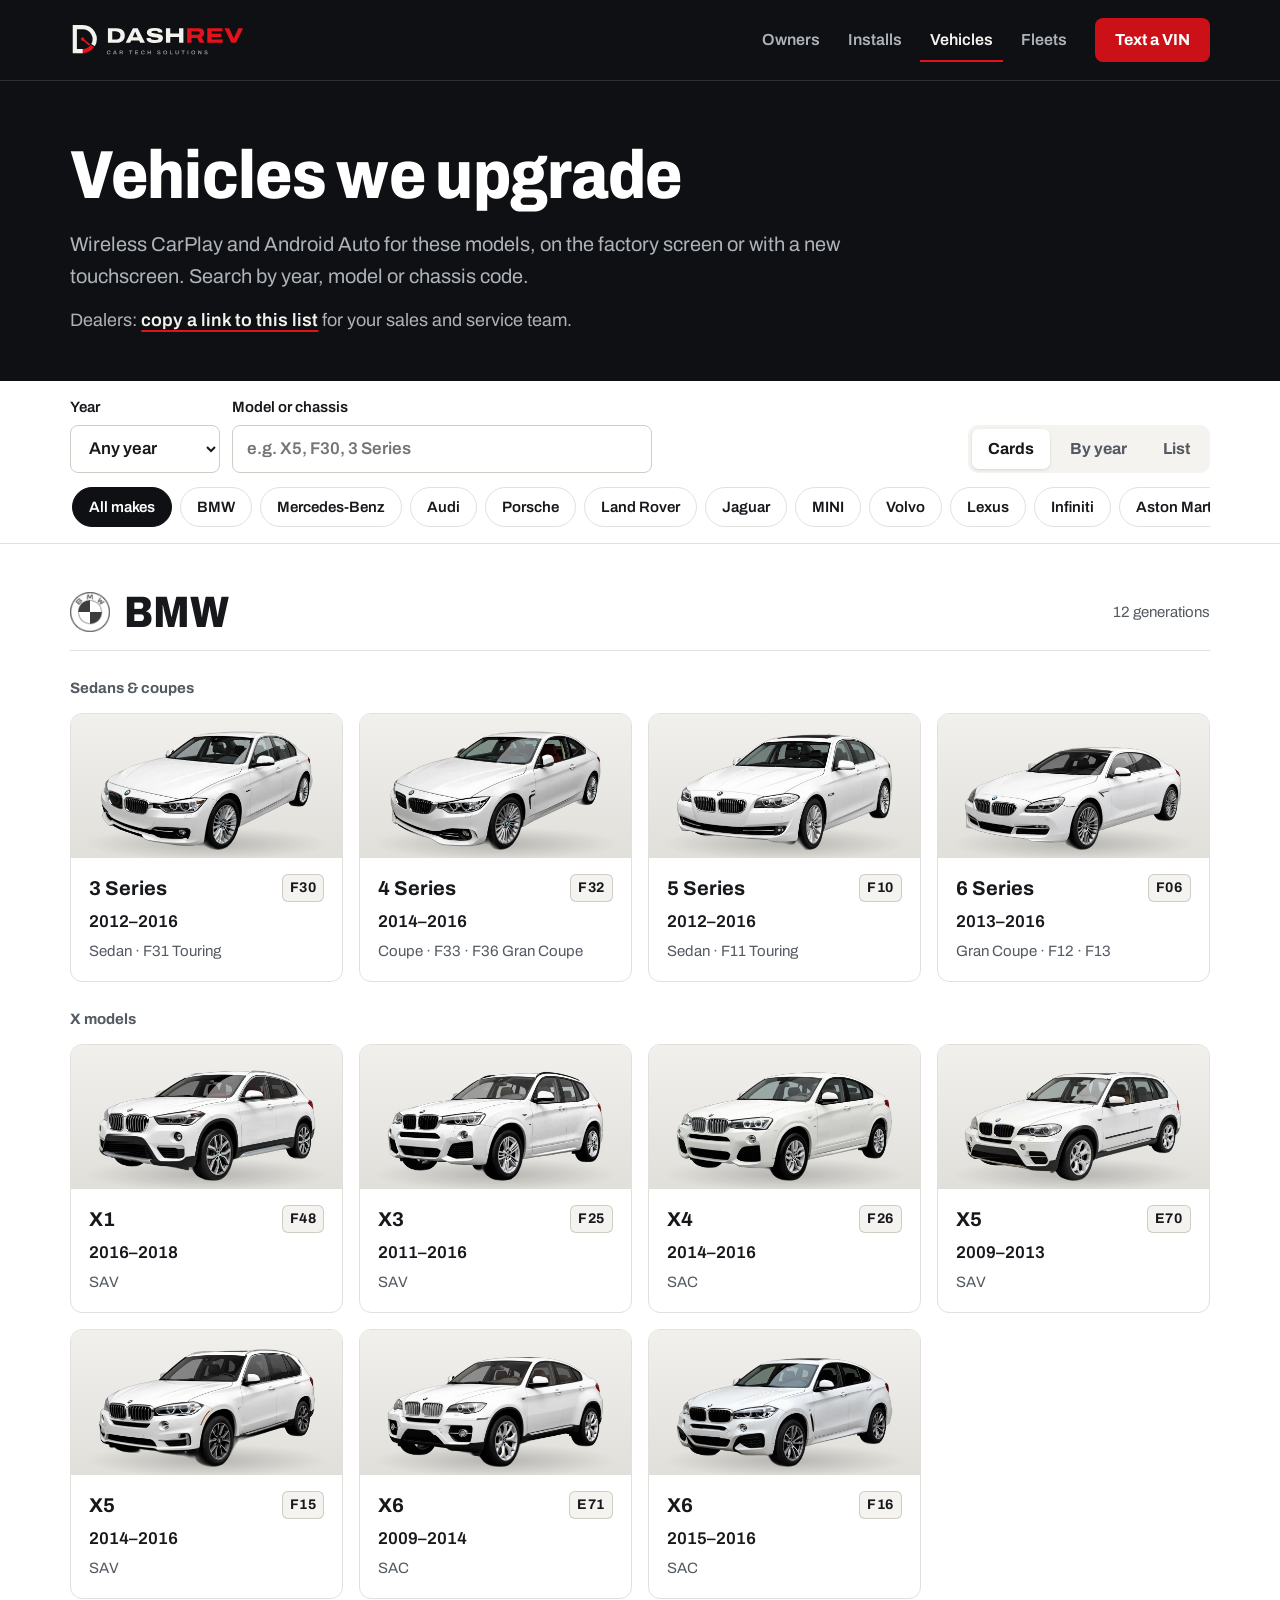
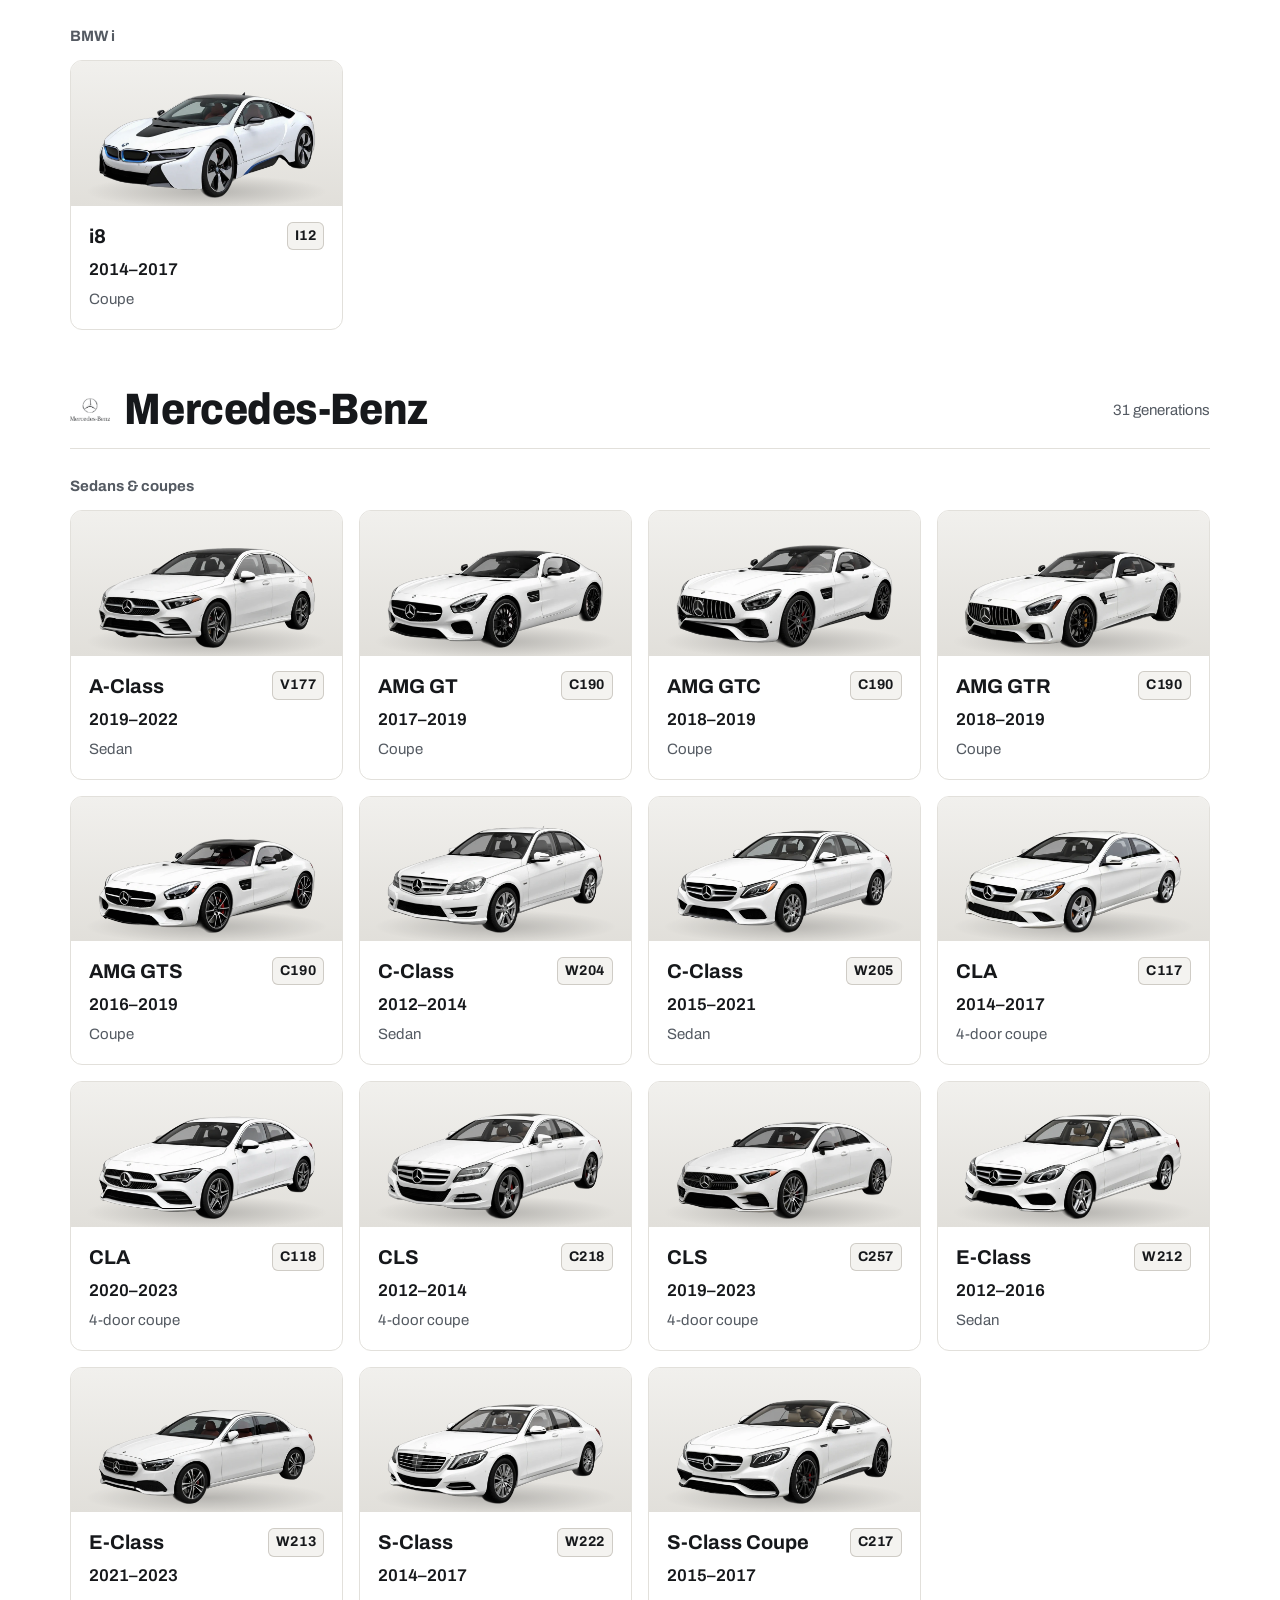
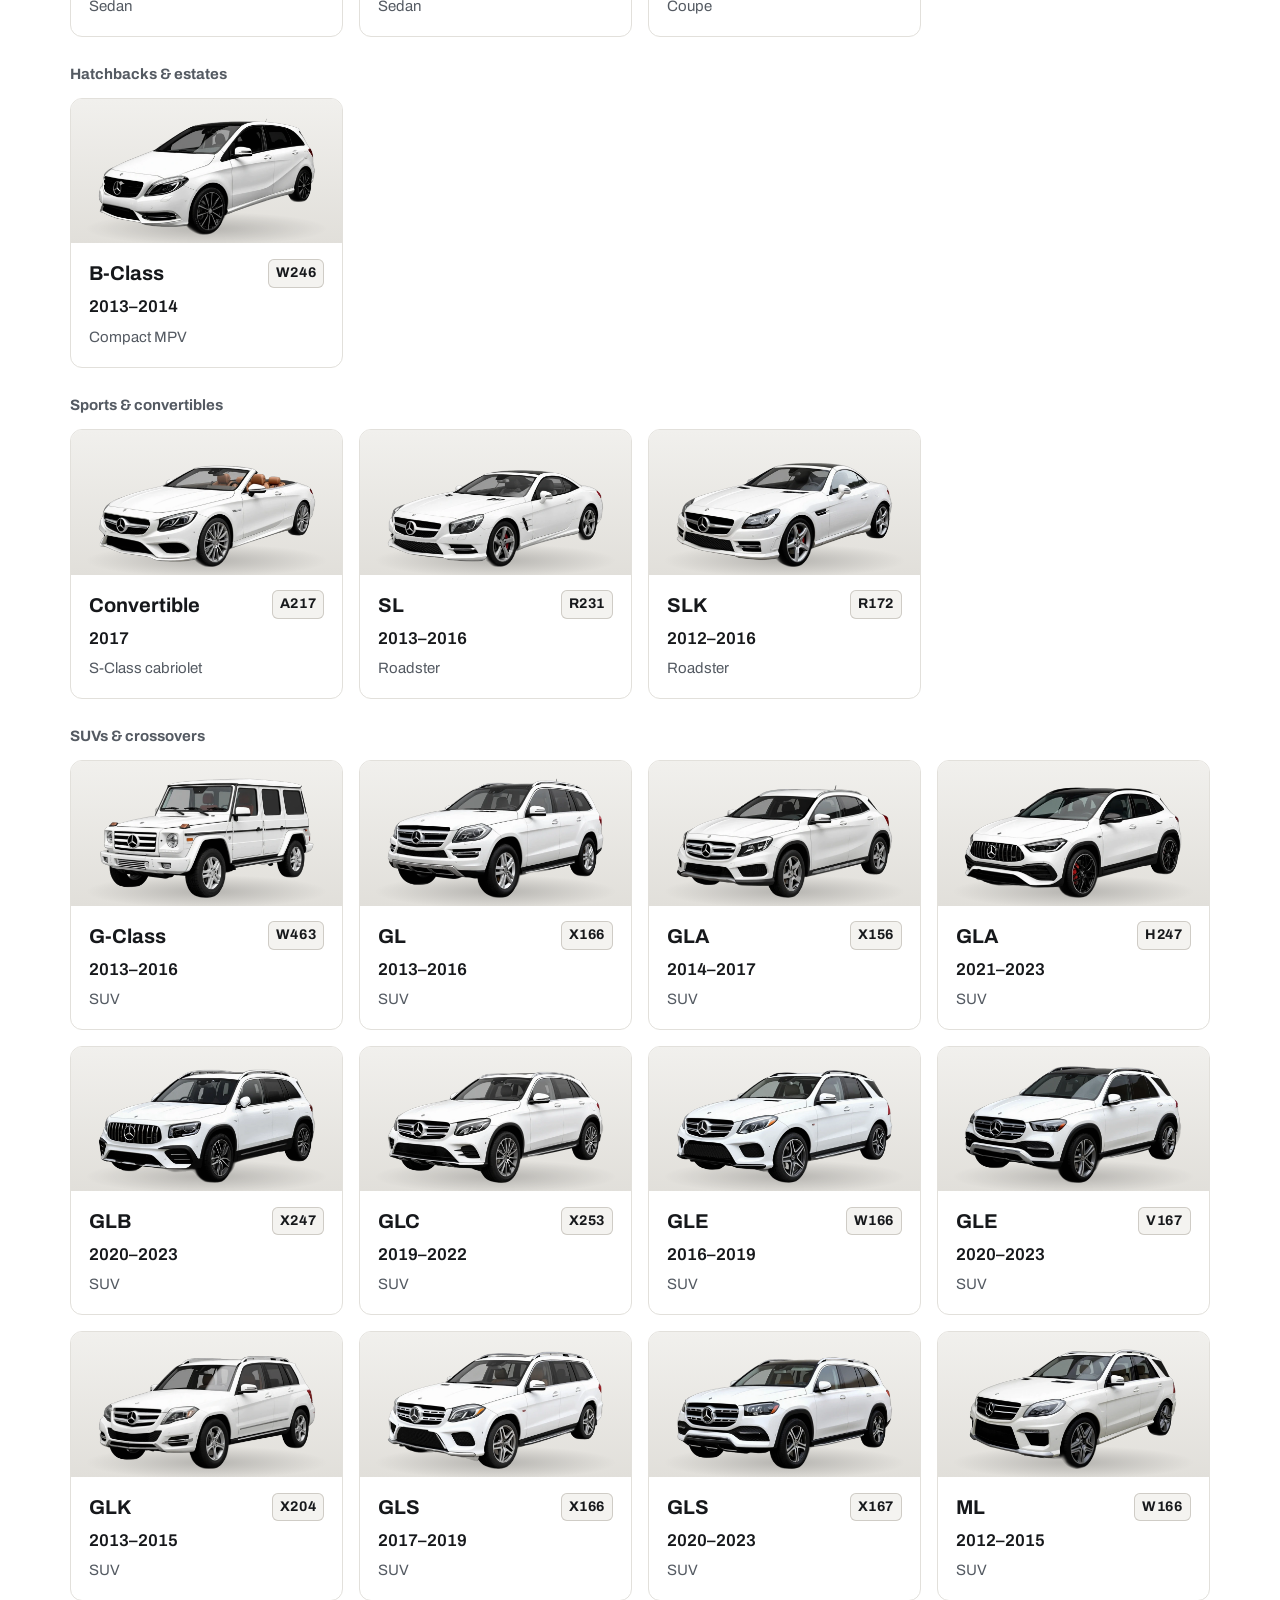
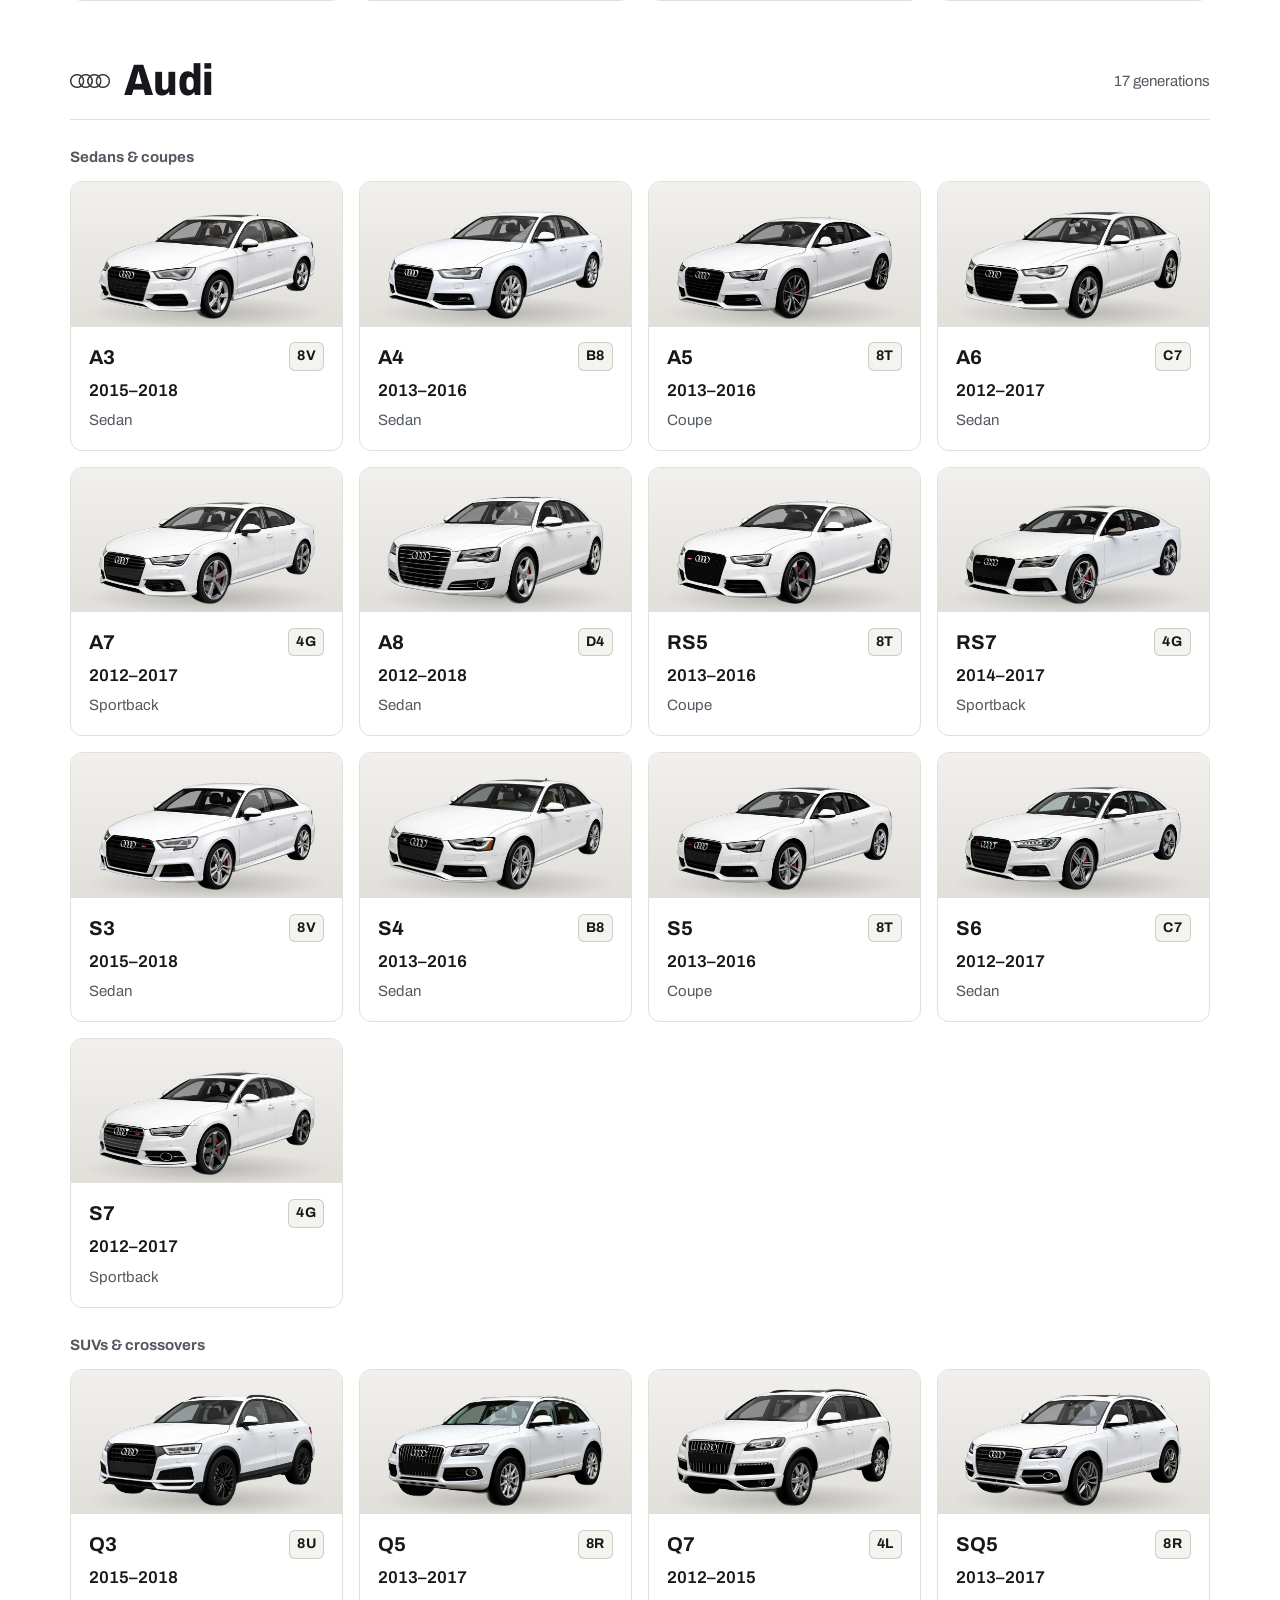
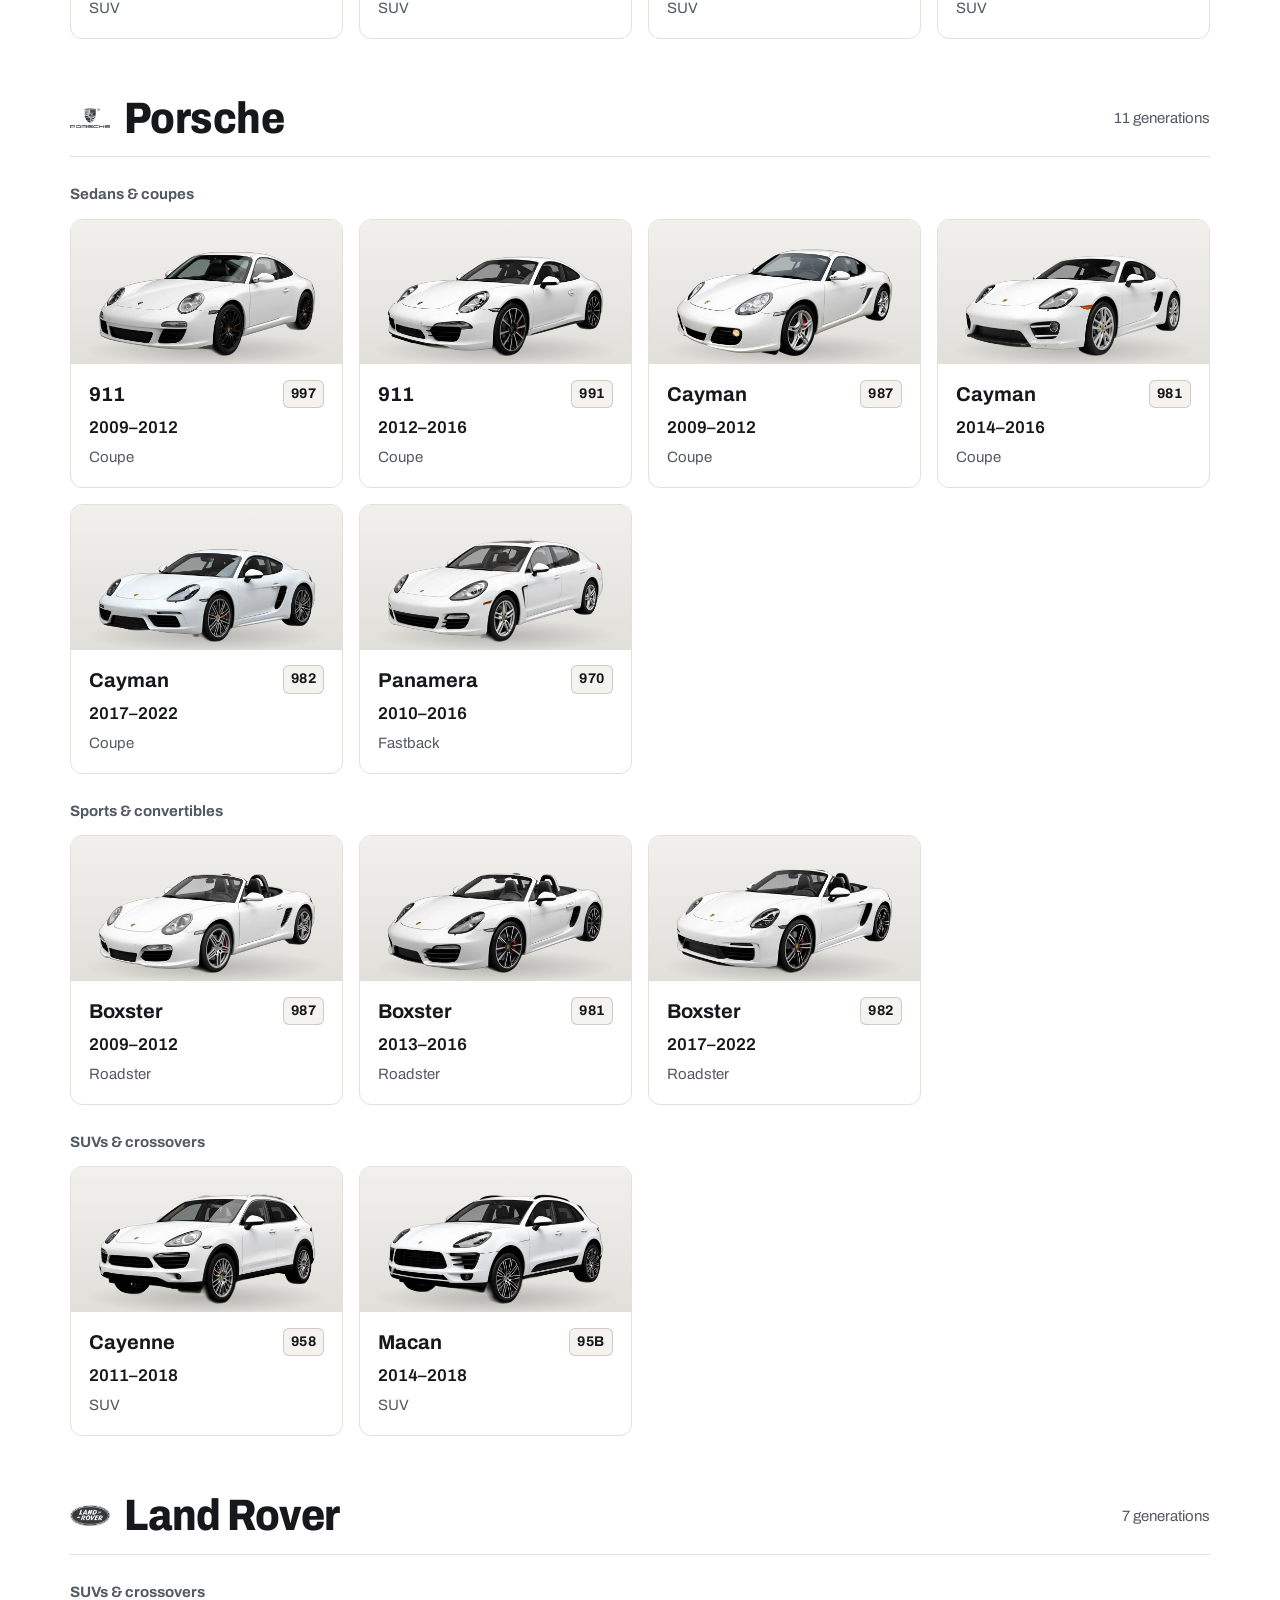
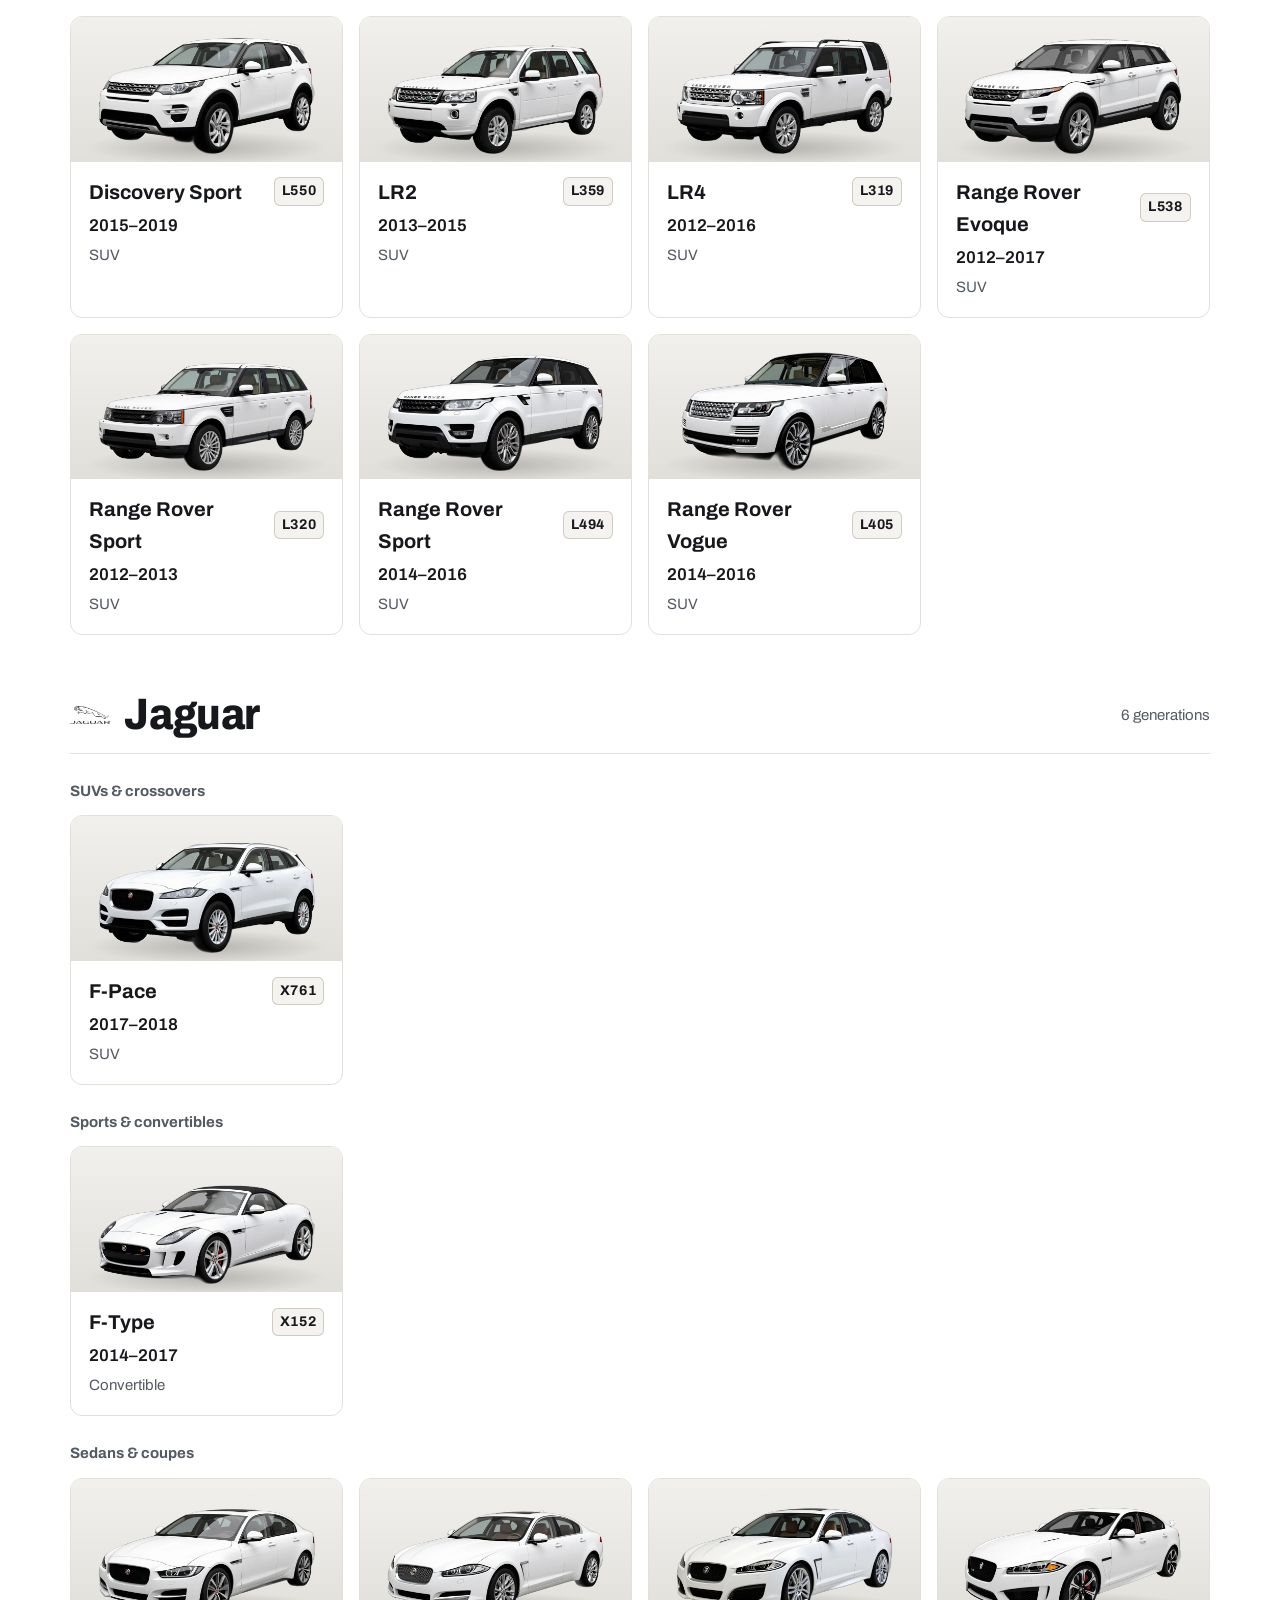
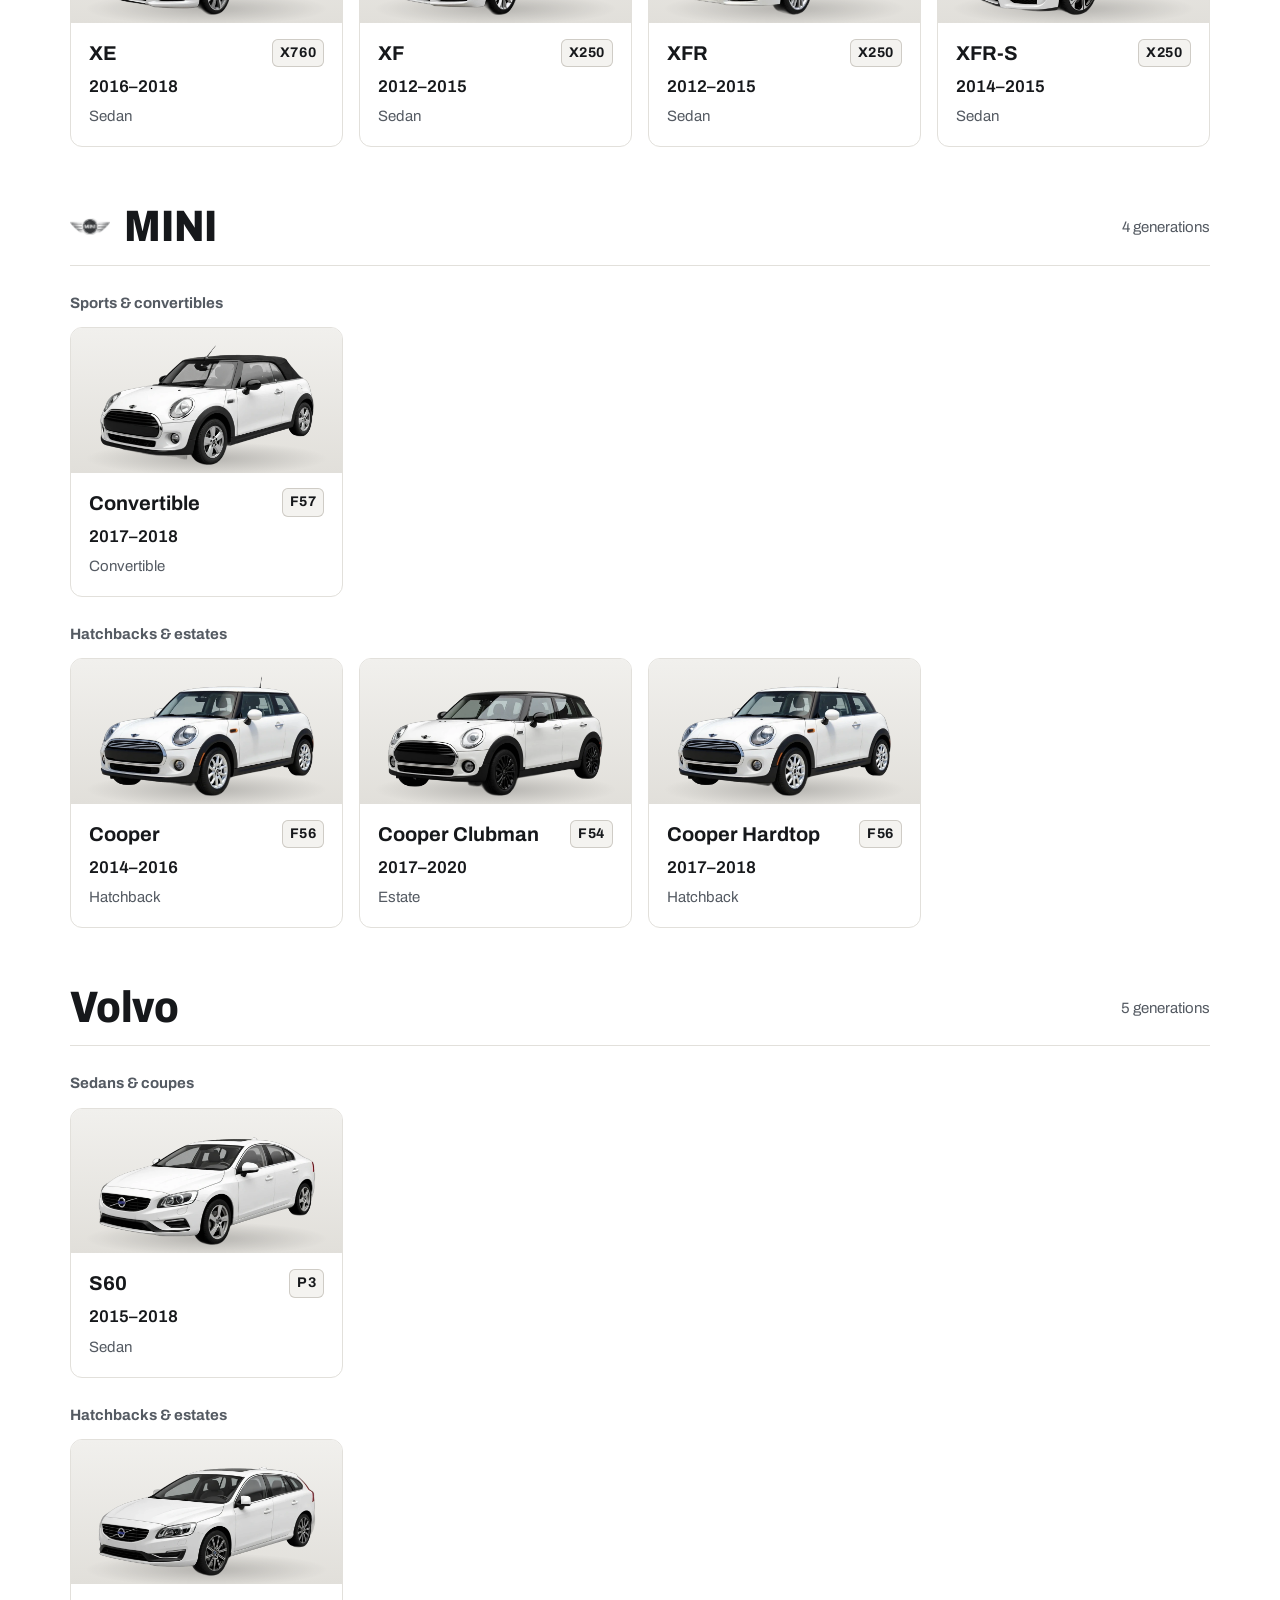
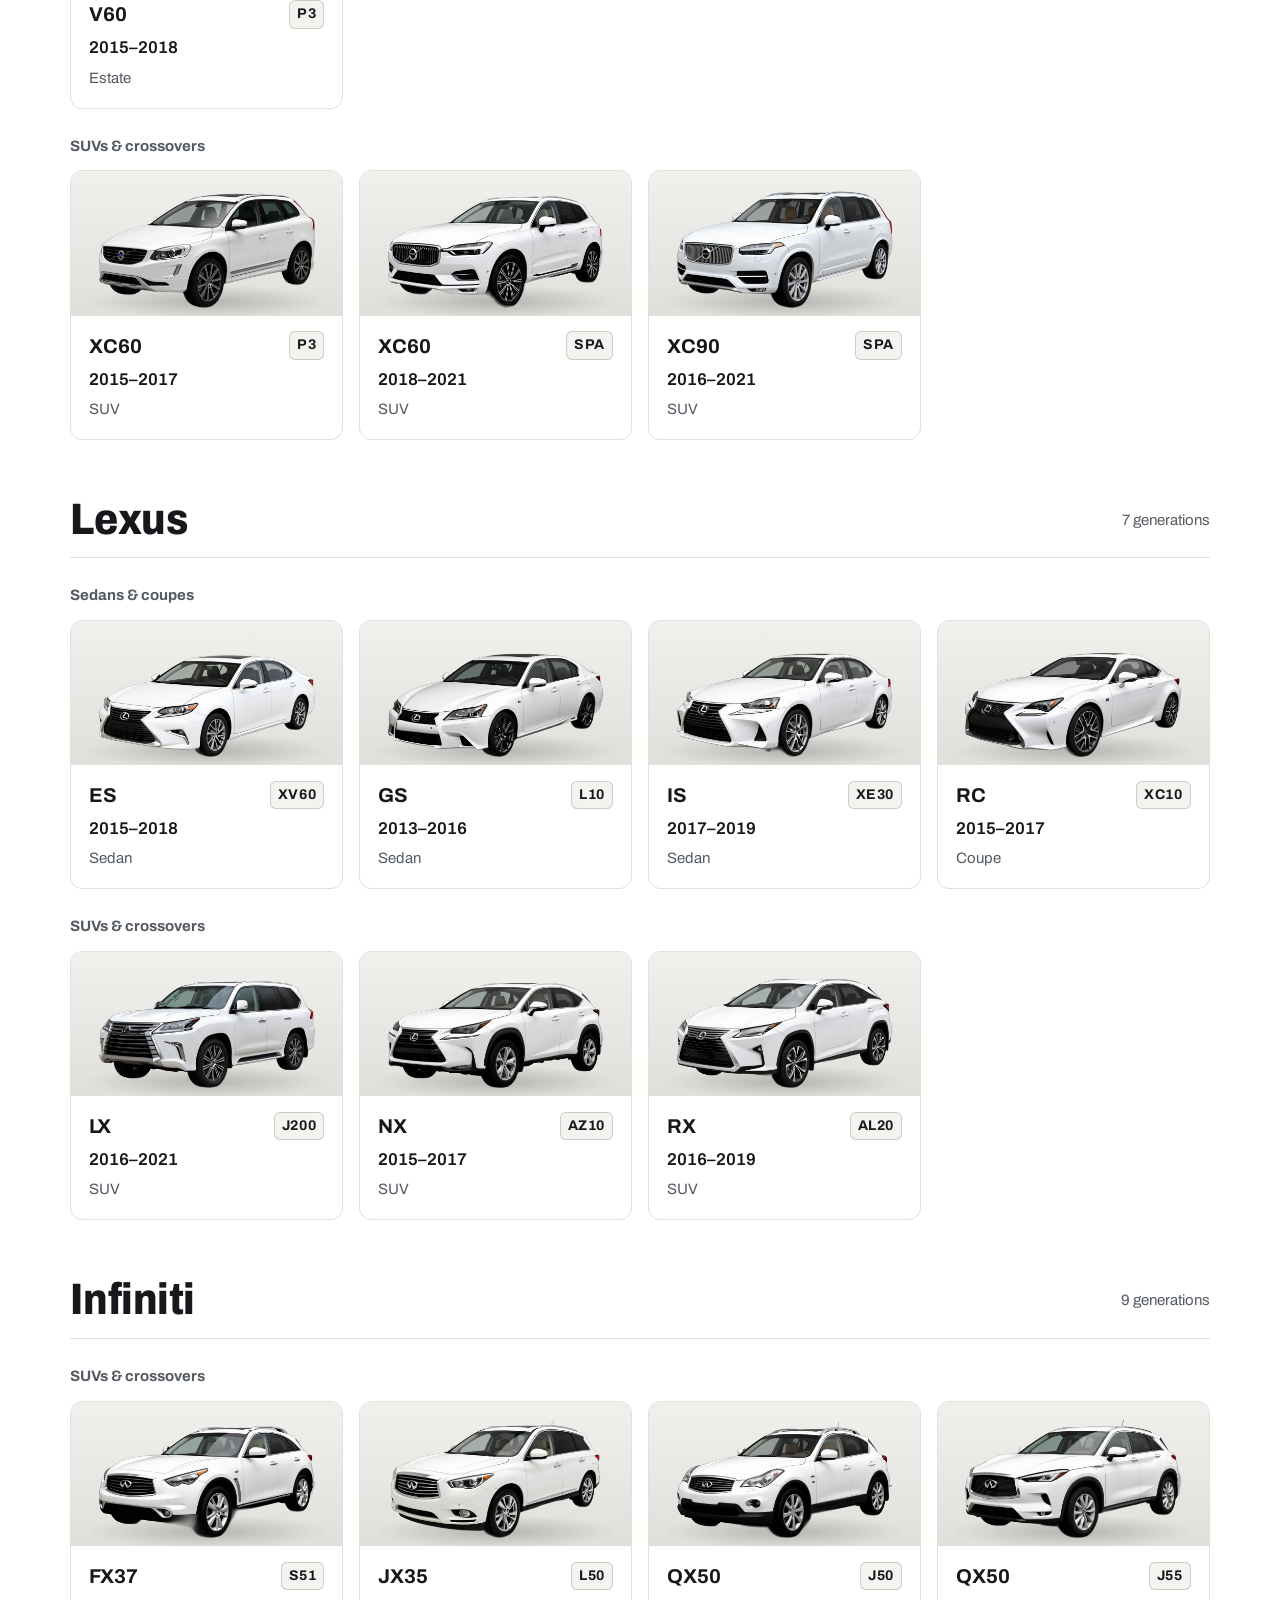
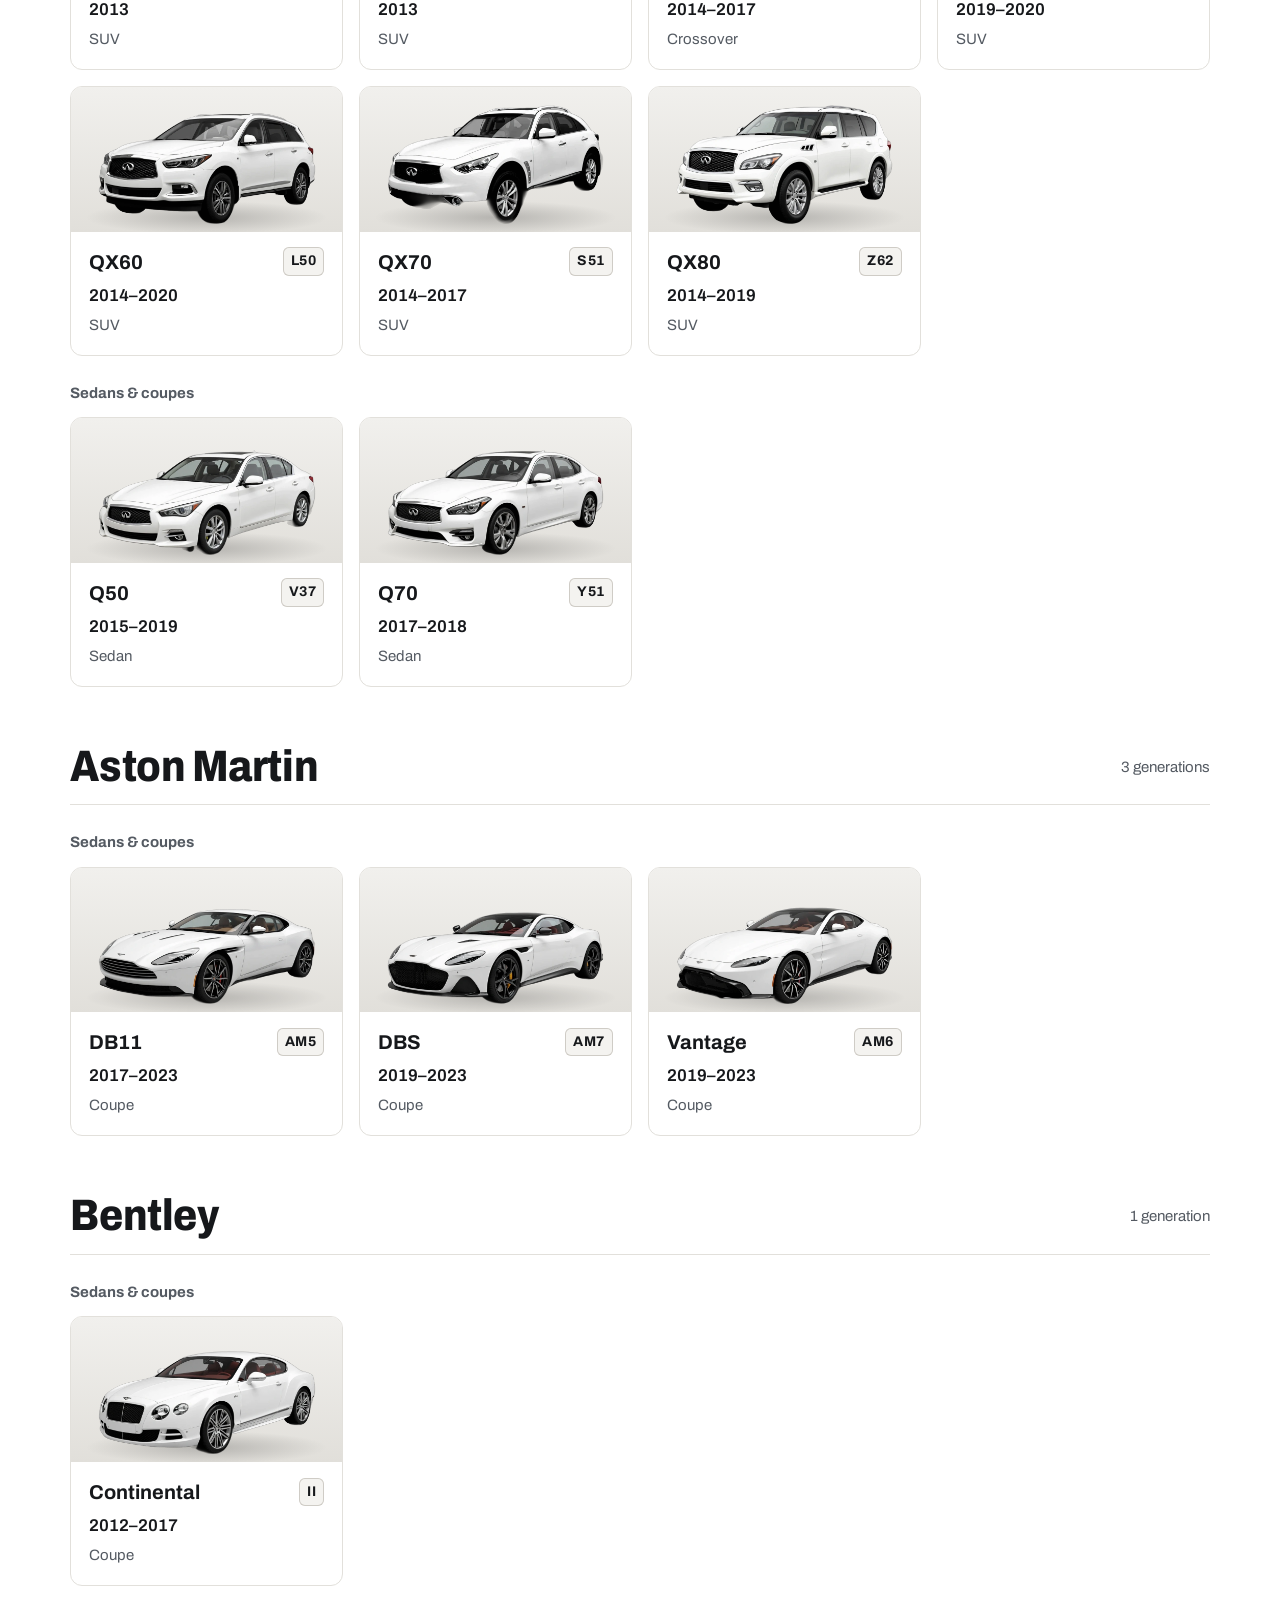
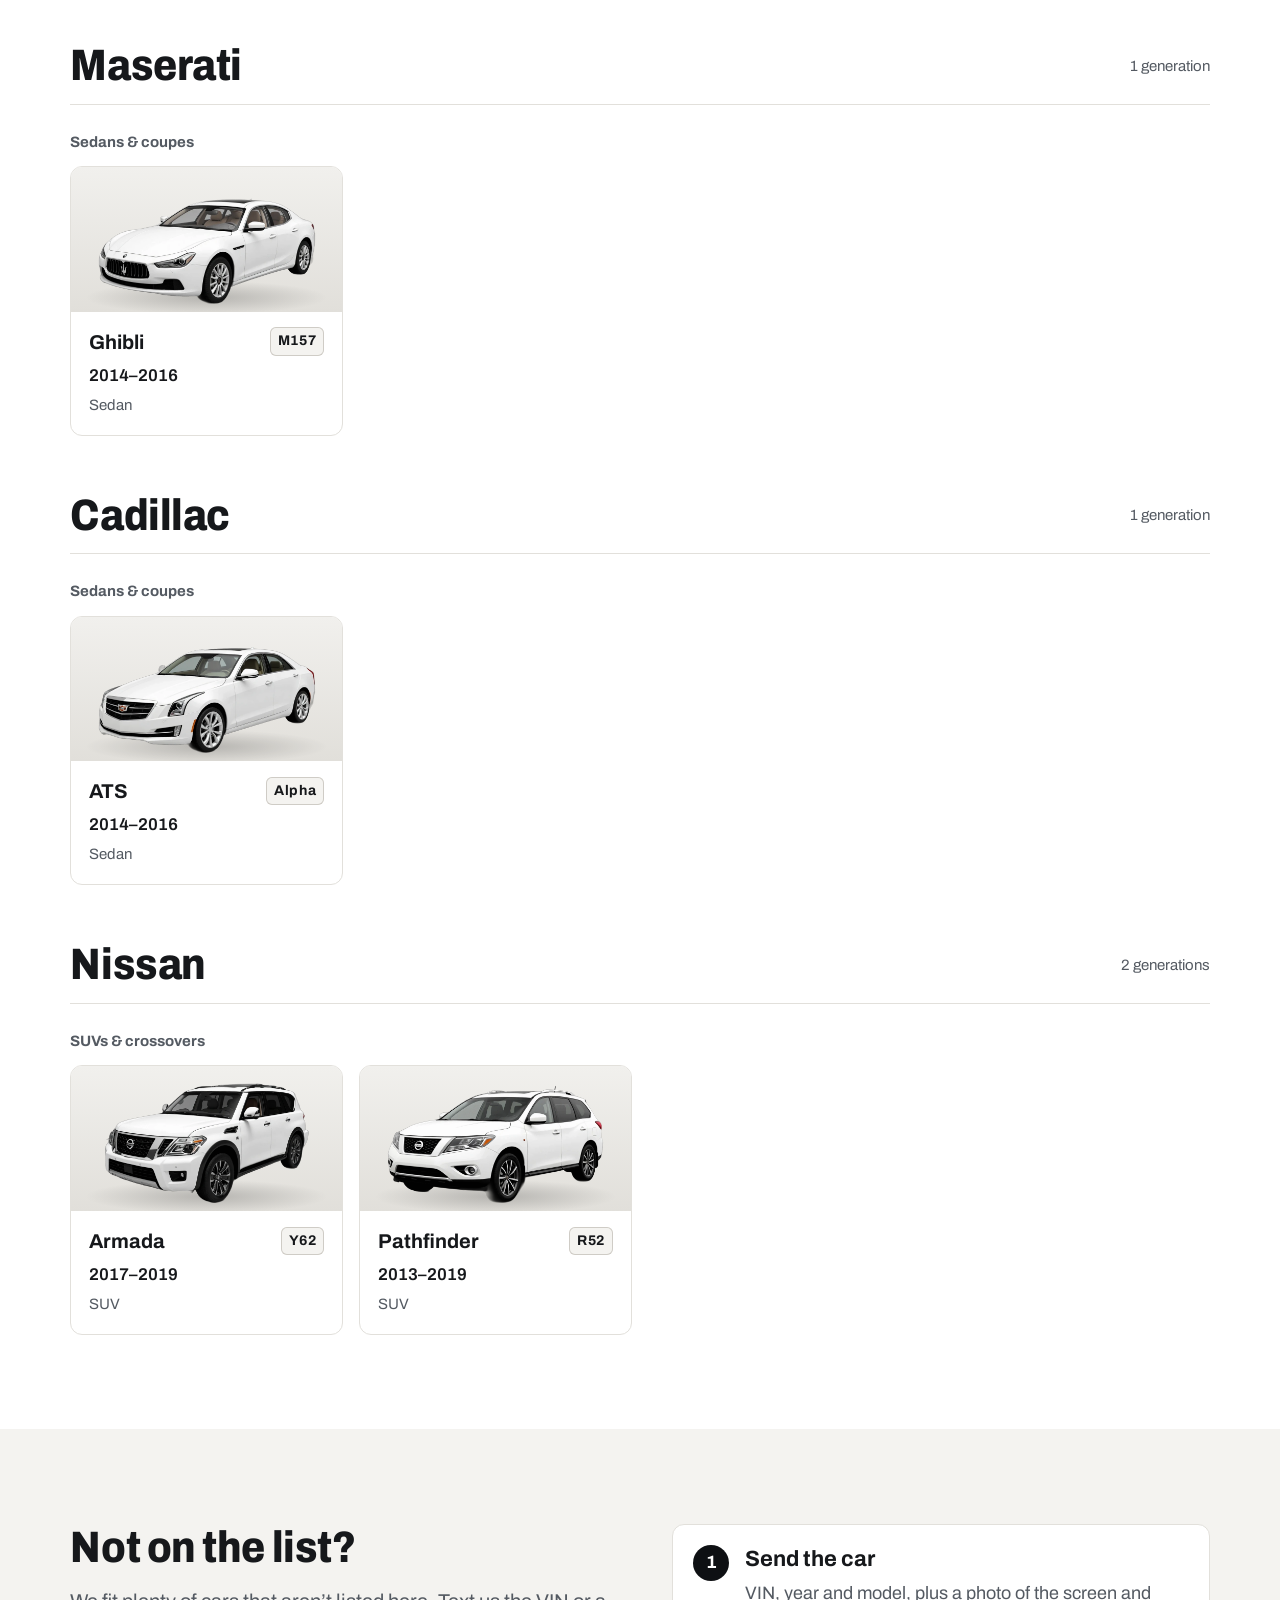
<file: vehicles.html>
<!doctype html>
<html lang="en"><head><meta charset="utf-8"><meta name="viewport" content="width=device-width,initial-scale=1,viewport-fit=cover"><title>Vehicles We Upgrade: CarPlay Compatibility List | DashRev</title><meta name="description" content="BMW, Mercedes-Benz, Audi, Porsche and other vehicles DashRev upgrades with CarPlay and Android Auto adapters. For dealers, hosts and owners in the DC metro."><meta name="theme-color" content="#0E1013"><link rel="preload" href="brand/fonts/Archivo-SemiCondensed-ExtraBold.woff2" as="font" type="font/woff2" crossorigin><link rel="stylesheet" href="site.css?v=8"><link rel="canonical" href="https://dashrev.net/vehicles.html"><meta property="og:site_name" content="DashRev"><meta property="og:locale" content="en_US"><link rel="icon" href="/favicon.ico" sizes="48x48"><link rel="icon" href="/brand/profile.svg" type="image/svg+xml"><link rel="icon" href="/brand/icon-192.png" type="image/png" sizes="192x192"><link rel="apple-touch-icon" href="/apple-touch-icon.png"><link rel="manifest" href="/site.webmanifest"><meta name="robots" content="max-image-preview:large"><meta property="og:title" content="Vehicles We Upgrade: CarPlay Compatibility List | DashRev"><meta property="og:description" content="BMW, Mercedes-Benz, Audi, Porsche and other vehicles DashRev upgrades with CarPlay and Android Auto adapters. For dealers, hosts and owners in the DC metro."><meta property="og:type" content="website"><meta property="og:url" content="https://dashrev.net/vehicles.html"><meta property="og:image" content="https://dashrev.net/assets/og/dashrev-home.jpg"><meta property="og:image:width" content="1200"><meta property="og:image:height" content="630"><meta property="og:image:alt" content="BMW dashboard showing Apple CarPlay"><meta name="twitter:card" content="summary_large_image"><link rel="stylesheet" href="vehicles.css?v=9"><script src="fit-list.js?v=2" defer></script><script src="vehicles.js?v=5" defer></script></head>
<body>
<a class="skip" href="#main">Skip to content</a>
<header class="site-header header">
  <div class="wrap header-row">
    <a class="logo" href="index.html" aria-label="DashRev home"><img src="brand/logo-on-dark.svg" width="380" height="78" alt=""></a>
    <nav class="nav" aria-label="Main navigation">
      <a class="nav-wide" href="index.html">Owners</a>
      <a class="nav-wide" href="index.html#installs">Installs</a>
      <a href="vehicles.html" aria-current="page">Vehicles</a>
      <a href="hosts.html">Fleets</a>
      <a class="btn btn-sm nav-cta" href="sms:+16199537761">Text a VIN</a>
    </nav>
  </div>
</header>
<main id="main">
<section class="fit-hero" aria-labelledby="fit-title"><div class="wrap">
<h1 id="fit-title">Vehicles we upgrade</h1>
<p class="fit-note">Wireless CarPlay and Android Auto for these models, on the factory screen or with a new touchscreen. Search by year, model or chassis code.</p>
<p class="fit-dealer">Dealers: <button type="button" class="fit-share-inline" data-fit-share-hero>copy a link to this list</button> for your sales and service team.</p>
</div></section>

<div class="fit-tools"><div class="wrap">
<div class="fit-lookup">
<label class="fit-field fit-year"><span>Year</span><select data-fit-year></select></label>
<label class="fit-field fit-search"><span>Model or chassis</span><input type="search" placeholder="e.g. X5, F30, 3 Series" data-fit-search autocomplete="off"></label>
<div class="fit-views" role="group" aria-label="View"><button type="button" data-view="cards" aria-pressed="true">Cards</button><button type="button" data-view="timeline" aria-pressed="false">By year</button><button type="button" data-view="list" aria-pressed="false">List</button></div>
</div>
<div class="fit-makes" role="group" aria-label="Filter by make" data-fit-makes></div>
</div></div>

<section class="fit-list" aria-label="Vehicles we upgrade"><div class="wrap">
<p class="fit-verdict" data-fit-verdict role="status" hidden></p>

<div data-fit-root></div>
</div></section>

<section class="section section-soft fit-more" aria-labelledby="more-title"><div class="wrap">
<div>
<h2 id="more-title">Not on the list?</h2>
<p class="lede">We fit plenty of cars that aren’t listed here. Text us the VIN or a photo of the screen and we’ll tell you what fits and what it costs.</p>
<div class="fit-share"><a class="btn" href="sms:+16199537761">Text a VIN</a><button type="button" class="btn btn-outline" data-fit-share>Copy link to this list</button></div>
</div>
<ol class="steps">
<li><h3>Send the car</h3><p>VIN, year and model, plus a photo of the screen and controls.</p></li>
<li><h3>Get your price</h3><p>The right hardware and an itemized price, before any work starts.</p></li>
<li><h3>We install on site</h3><p>On your lot or at your door, anywhere in DC, Maryland and Northern Virginia.</p></li>
</ol>
</div></section>
</main>

<footer class="site-footer">
  <div class="wrap footer-grid">
    <div>
      <a class="logo" href="index.html" aria-label="DashRev home"><img src="brand/logo-on-dark.svg" width="380" height="78" alt="" loading="lazy"></a>
      <p>Mobile CarPlay and Android Auto installs in DC, Maryland and Northern Virginia.</p>
    </div>
    <div class="footer-contact">
      <a href="tel:+16199537761">(619) 953-7761</a>
      <a href="mailto:support@dashrev.net">support@dashrev.net</a>
    </div>
    <nav class="footer-links" aria-label="Footer">
      <a href="index.html">Owners</a>
      <a href="index.html#pricing">Pricing</a>
      <a href="index.html#installs">Installs</a>
      <a href="vehicles.html">Vehicles</a>
      <a href="hosts.html">Fleets &amp; hosts</a>
    </nav>
  </div>
  <div class="wrap footer-base"><p>© 2026 DashRev</p></div>
</footer>
<div class="mobile-bar"><a class="call" href="tel:+16199537761">Call</a><a class="btn" href="sms:+16199537761">Text a VIN</a></div>
</body></html>
</file>
<file: site.css>
/* DashRev site styles: one system for every page.
   Tokens first, then base, layout, components, then page sections. */

@font-face{font-family:DashRevBody;src:url('brand/fonts/Archivo-Regular.woff2') format('woff2');font-weight:400;font-style:normal;font-display:swap}
@font-face{font-family:DashRevBody;src:url('brand/fonts/Archivo-SemiBold.woff2') format('woff2');font-weight:600;font-style:normal;font-display:swap}
@font-face{font-family:DashRevBody;src:url('brand/fonts/Archivo-Bold.woff2') format('woff2');font-weight:700 900;font-style:normal;font-display:swap}
@font-face{font-family:DashRevHead;src:url('brand/fonts/Archivo-SemiCondensed-ExtraBold.woff2') format('woff2');font-weight:800;font-style:normal;font-display:swap}

:root{
  /* Color */
  --ink:#0E1013;          /* brand black: header, hero, footer */
  --ink-2:#181B20;        /* raised surface on dark */
  --ink-line:#2C3138;
  --text:#16181B;
  --muted:#545A62;
  --line:#E2E0DB;
  --bg:#FFFFFF;
  --bg-soft:#F4F3F0;
  --red:#E3121B;          /* brand red: logo, accents */
  --red-btn:#CC1018;      /* button fill, 5.6:1 with white */
  --red-btn-hover:#B00D14;
  --on-dark:#F4F2EE;
  --on-dark-muted:#AEB3BA;
  --star:#F5A524;

  /* Type */
  --font:DashRevBody,system-ui,-apple-system,"Segoe UI",Arial,sans-serif;
  --font-head:DashRevHead,DashRevBody,system-ui,Arial,sans-serif;
  --fs-sm:.9375rem;                                  /* 15 */
  --fs-base:1.125rem;                              /* 18 */
  --fs-lg:1.25rem;                                /* 20 */
  --fs-h3:1.375rem;                                  /* 22 */
  --fs-h2:clamp(1.875rem,1.35rem + 2.2vw,2.75rem);  /* 30 → 44 */
  --fs-h1:clamp(2.25rem,1.3rem + 4vw,3.75rem);      /* 36 → 60 */

  /* Space and shape */
  --gutter:20px;
  --section:clamp(56px,3.5rem + 3vw,104px);
  --radius:12px;
  --radius-sm:8px;
  --header-h:64px;
}

/* Base */
*,*::before,*::after{box-sizing:border-box}
html{-webkit-text-size-adjust:100%;scroll-padding-top:calc(var(--header-h) + 12px)}
@media (prefers-reduced-motion:no-preference){html{scroll-behavior:smooth}}
body{margin:0;background:var(--bg);color:var(--text);font-family:var(--font);font-size:var(--fs-base);line-height:1.6;-webkit-font-smoothing:antialiased;text-rendering:optimizeLegibility}
img,video{max-width:100%;height:auto;display:block}
h1,h2,h3{margin:0;font-family:var(--font-head);font-weight:800;line-height:1.08;letter-spacing:-.01em;text-wrap:balance}
h3{font-family:var(--font);font-weight:700;font-size:var(--fs-h3);line-height:1.3;letter-spacing:0}
p{margin:0}
a{color:inherit}
ul,ol{margin:0;padding:0}
button{font:inherit}
:focus-visible{outline:3px solid var(--red);outline-offset:3px;border-radius:4px}
[hidden]{display:none!important}
.anchor-alias{position:relative;top:calc(-1 * var(--header-h));display:block;height:0}
.skip{position:absolute;left:12px;top:-60px;z-index:100;padding:10px 16px;background:#fff;color:var(--ink);border-radius:var(--radius-sm);font-weight:600}
.skip:focus{top:12px}

.wrap{width:100%;max-width:1200px;margin-inline:auto;padding-inline:var(--gutter)}
@media (min-width:768px){:root{--gutter:32px}}

/* Buttons */
.btn{display:inline-flex;align-items:center;justify-content:center;gap:8px;min-height:52px;padding:0 24px;border:0;border-radius:var(--radius-sm);background:var(--red-btn);color:#fff;font-weight:700;font-size:1.0625rem;line-height:1.2;text-align:center;text-decoration:none;cursor:pointer;transition:background-color .15s}
.btn:hover{background:var(--red-btn-hover)}
.btn-sm{min-height:40px;padding:0 16px;font-size:1rem}
.btn-block{width:100%}
.btn-ghost-dark{background:transparent;color:var(--on-dark);box-shadow:inset 0 0 0 1.5px #5A616B}
.btn-ghost-dark:hover{background:#ffffff14}
.btn-outline,.btn-outline-dark{background:#fff;color:var(--text);box-shadow:inset 0 0 0 1.5px #C9C6C0}
.btn-outline:hover,.btn-outline-dark:hover{background:var(--bg-soft)}
.text-link{color:var(--text);font-weight:600;text-decoration:underline;text-decoration-color:var(--red);text-decoration-thickness:2px;text-underline-offset:5px}
.text-link:hover{color:var(--red-btn)}
.stars{color:var(--star);letter-spacing:1px}

/* Header */
.site-header{position:sticky;top:env(safe-area-inset-top,0px);z-index:50;background:var(--ink);color:var(--on-dark);border-bottom:1px solid var(--ink-line)}
.header-row{display:flex;align-items:center;justify-content:space-between;gap:16px;min-height:var(--header-h)}
.logo{display:inline-flex;align-items:center;min-height:44px;flex-shrink:0}
.logo img{width:auto;height:30px}
.nav{display:flex;align-items:center;gap:4px}
.nav a:not(.btn){display:inline-flex;align-items:center;min-height:44px;padding:0 10px;color:var(--on-dark-muted);font-size:1rem;font-weight:600;text-decoration:none;border-radius:6px}
.nav a:not(.btn):hover,.nav a[aria-current=page]{color:var(--on-dark)}
.nav a[aria-current=page]{box-shadow:inset 0 -2px 0 var(--red);border-radius:0}
.nav-cta{margin-left:10px}
.nav-wide{display:none!important}
@media (max-width:767px){.nav-cta{display:none}.nav a:not(.btn){padding:0 8px}.logo img{height:26px}}
@media (min-width:1024px){.nav-wide{display:inline-flex!important}}

/* Sections */
.section{padding-block:var(--section)}
.section-soft{background:var(--bg-soft)}
.section-tight{padding-block:calc(var(--section) * .6)}
.section-head{display:grid;gap:12px;margin-bottom:clamp(28px,2rem + 1vw,48px);max-width:720px}
.section-head h2{font-size:var(--fs-h2)}
.section-head p{color:var(--muted);font-size:var(--fs-lg)}

/* Hero */
.hero{background:var(--ink);color:var(--on-dark);padding-top:clamp(28px,2rem + 2vw,72px)}
.hero-grid{display:grid;gap:32px;align-items:center}
.rating-pill{display:inline-flex;flex-wrap:wrap;align-items:center;gap:4px 6px;padding:8px 14px;border:1px solid var(--ink-line);border-radius:999px;background:var(--ink-2);color:var(--on-dark-muted);font-size:var(--fs-sm);text-decoration:none}
.rating-pill strong{color:var(--on-dark)}
.rating-pill:hover{border-color:#4A515B}
.hero h1{margin-top:20px;font-size:var(--fs-h1);color:#fff}
.hero-lede{margin-top:16px;max-width:34em;color:var(--on-dark-muted);font-size:var(--fs-lg)}
.hero-prices{display:grid;grid-template-columns:1fr 1fr;gap:12px;margin:28px 0 0;max-width:460px}
.hero-prices div{padding:14px 16px;border:1px solid var(--ink-line);border-radius:var(--radius-sm);background:var(--ink-2)}
.hero-prices dt{color:var(--on-dark-muted);font-size:var(--fs-sm);font-weight:600}
.hero-prices dd{margin:2px 0 0;color:#fff;font-family:var(--font-head);font-weight:800;font-size:2rem;line-height:1.1}
.hero-prices small{font-family:var(--font);font-size:var(--fs-sm);font-weight:400;color:var(--on-dark-muted)}
.hero-actions{display:flex;flex-wrap:wrap;gap:12px;margin-top:24px}
.hero-assurance{display:flex;flex-wrap:wrap;gap:8px 20px;margin-top:20px;color:var(--on-dark-muted);font-size:var(--fs-sm)}
.hero-assurance span{display:inline-flex;align-items:center;gap:8px}
.hero-assurance span::before{content:'';width:16px;height:16px;flex:none;background:url("data:image/svg+xml,%3Csvg xmlns='http://www.w3.org/2000/svg' viewBox='0 0 24 24' fill='none' stroke='%23E3121B' stroke-width='3' stroke-linecap='round' stroke-linejoin='round'%3E%3Cpath d='m5 12 5 5 9-10'/%3E%3C/svg%3E") center/contain no-repeat}
.hero-photo{margin:0;border-radius:var(--radius);overflow:hidden;background:var(--ink-2);border:1px solid var(--ink-line)}
.hero-photo img{width:100%;aspect-ratio:3/2;object-fit:cover}
.hero-photo figcaption{display:flex;flex-wrap:wrap;gap:2px 8px;padding:12px 16px;font-size:var(--fs-sm);color:var(--on-dark-muted)}
.hero-photo .photo-caption-title{color:var(--on-dark);font-weight:600}
/* Equal boxes per logo (contain), so square, wide and text logos carry similar weight. */
.makes{margin-top:clamp(36px,2rem + 2vw,64px);padding-block:28px 32px;border-top:1px solid var(--ink-line);text-align:center}
.makes p{color:var(--on-dark-muted);font-size:var(--fs-sm);font-weight:600;margin-bottom:22px}
.makes ul{display:flex;flex-wrap:wrap;justify-content:space-between;align-items:center;gap:20px 28px;list-style:none}
.makes li{flex:1 1 0;min-width:0;height:56px;display:flex;align-items:center;justify-content:center}
.makes img{display:block;width:100%;height:100%;max-width:160px;object-fit:contain;opacity:.85}
@media (max-width:1023px){
  .makes li{height:46px}
}
@media (max-width:767px){
  .hero-actions .btn{flex:1 1 100%}
  .makes ul{justify-content:center;gap:18px 14px}
  .makes li{flex:0 0 calc((100% - 42px) / 4);height:38px}
}
@media (min-width:900px){
  .hero-grid{grid-template-columns:minmax(0,1fr) minmax(0,1.1fr);gap:56px}
}
/* Phones/tablets: show the real install photo right under the headline, not below the buttons. */
@media (max-width:899px){
  .hero-grid{gap:0}
  .hero-copy{display:contents}
  .hero .rating-pill{justify-self:start}
  .hero-photo{order:1;margin:24px 0 4px}
  .hero-lede,.hero-prices,.hero-actions,.hero-assurance{order:2}
}

/* Proof strip */
.proof{border-bottom:1px solid var(--line)}
.proof-grid{display:grid;grid-template-columns:repeat(2,minmax(0,1fr))}
.proof-grid div{display:grid;gap:2px;padding:20px 12px;text-align:center}
.proof-grid strong{font-family:var(--font-head);font-weight:800;font-size:1.625rem;line-height:1.1}
.proof-grid strong span{color:var(--star)}
.proof-grid div>span{color:var(--muted);font-size:var(--fs-sm)}
@media (max-width:767px){.proof-grid div:nth-child(-n+2){border-bottom:1px solid var(--line)}.proof-grid div:nth-child(odd){border-right:1px solid var(--line)}}
@media (min-width:768px){.proof-grid{grid-template-columns:repeat(4,minmax(0,1fr))}.proof-grid div{padding:28px 12px}.proof-grid div+div{border-left:1px solid var(--line)}}

/* Pricing options */
.options{display:grid;gap:20px}
@media (min-width:768px){.options{grid-template-columns:1fr 1fr;gap:24px}}
.option{display:flex;flex-direction:column;background:#fff;border:1px solid var(--line);border-radius:var(--radius);overflow:hidden}
.option img{width:100%;aspect-ratio:16/10;object-fit:cover}
.option-body{display:flex;flex-direction:column;gap:10px;flex:1;padding:22px 22px 24px}
.option-body p{color:var(--muted)}
.option-body .price{margin-top:auto;padding-top:8px;color:var(--text);font-family:var(--font-head);font-weight:800;font-size:2rem;line-height:1.1}
.price small{font-family:var(--font);font-size:var(--fs-sm);font-weight:400;color:var(--muted)}
.included{display:grid;gap:16px;margin-top:24px;padding:24px;border-radius:var(--radius);background:var(--bg-soft)}
.included h3{font-size:var(--fs-h3)}
.included-note{color:var(--muted);font-size:var(--fs-sm)}
@media (min-width:900px){.included{grid-template-columns:220px 1fr;align-items:start;padding:28px 32px}.included-note{grid-column:2}}
.checks{display:grid;gap:10px;list-style:none}
@media (min-width:640px){.checks{grid-template-columns:1fr 1fr;gap:10px 28px}}
.checks li{position:relative;padding-left:30px}
.checks li::before{content:'';position:absolute;left:0;top:.2em;width:20px;height:20px;border-radius:50%;background:var(--red-btn) url("data:image/svg+xml,%3Csvg xmlns='http://www.w3.org/2000/svg' viewBox='0 0 24 24' fill='none' stroke='white' stroke-width='3.2' stroke-linecap='round' stroke-linejoin='round'%3E%3Cpath d='m6 12 4 4 8-8'/%3E%3C/svg%3E") center/13px no-repeat}

/* Steps */
.steps{display:grid;gap:16px;list-style:none;counter-reset:step}
@media (min-width:768px){.steps{grid-template-columns:repeat(3,1fr);gap:24px}}
.steps li{counter-increment:step;padding:24px;background:#fff;border:1px solid var(--line);border-radius:var(--radius)}
.steps li::before{content:counter(step);display:grid;place-items:center;width:36px;height:36px;margin-bottom:16px;border-radius:50%;background:var(--ink);color:#fff;font-weight:700}
@media (max-width:767px){.steps{gap:12px}.steps li{display:grid;grid-template-columns:36px 1fr;column-gap:16px;padding:20px}.steps li::before{grid-row:span 2;margin:0}}
.steps h3{margin-bottom:6px}
.steps p{color:var(--muted)}

/* Reviews */
.rating-summary a{color:inherit;font-weight:600}
.reviews{display:grid;gap:16px}
@media (min-width:768px){.reviews{grid-template-columns:repeat(2,1fr);gap:20px}}
@media (min-width:1100px){.reviews{grid-template-columns:repeat(3,1fr)}}
.review{display:flex;flex-direction:column;gap:16px;margin:0;padding:24px;border:1px solid var(--line);border-radius:var(--radius);background:#fff}
.review::before{content:'★★★★★';color:var(--star);letter-spacing:2px;font-size:1.0625rem;line-height:1}
.review blockquote{margin:0;font-size:1.0625rem;line-height:1.6}
.review figcaption{margin-top:auto;color:var(--muted);font-size:var(--fs-sm)}
.review figcaption strong{color:var(--text)}
@media (max-width:767px){
  .reviews{display:flex;gap:12px;margin-inline:calc(-1 * var(--gutter));padding-inline:var(--gutter);overflow-x:auto;scroll-snap-type:x mandatory;scroll-padding-inline:var(--gutter);scrollbar-width:none;padding-bottom:4px}
  .reviews::-webkit-scrollbar{display:none}
  .reviews:focus-visible{outline-offset:-3px}
  .review{flex:0 0 86%;scroll-snap-align:start}
}

/* Fit checker */
.fit-grid{display:grid;gap:28px}
@media (min-width:900px){.fit-grid{grid-template-columns:minmax(0,.9fr) minmax(0,1fr);gap:64px;align-items:start}}
.fit-intro{display:grid;gap:14px}
.fit-intro h2{font-size:var(--fs-h2)}
.fit-intro p{color:var(--muted);font-size:var(--fs-lg)}
.fit-intro .fit-alt{font-size:var(--fs-base)}
.fit-alt a{color:var(--text);font-weight:600}
.form-panel{padding:24px;background:#fff;border:1px solid var(--line);border-radius:var(--radius);box-shadow:0 1px 2px #0000000a,0 8px 24px #0000000d;scroll-margin-top:calc(var(--header-h) + 12px)}
@media (min-width:768px){.form-panel{padding:32px}}
.form-title{margin-bottom:18px;font-size:1.375rem}
.fields{display:grid;grid-template-columns:1fr 1fr;gap:16px;margin-bottom:20px}
.field{display:grid;gap:6px}
.field.full{grid-column:1/-1}
.field label,.field-label{font-size:var(--fs-sm);font-weight:600}
select,input,textarea{width:100%;min-height:52px;padding:0 14px;border:1.5px solid #CFCCC6;border-radius:var(--radius-sm);background:#fff;color:var(--text);font:inherit;font-size:1.0625rem}
textarea{padding:12px 14px;min-height:120px;resize:vertical}
select:disabled{background:var(--bg-soft);color:#8A8F96}
select:focus,input:focus,textarea:focus{outline:none;border-color:var(--ink);box-shadow:0 0 0 3px #0E101322}
.edit{display:inline-flex;align-items:center;min-height:44px;margin-top:8px;padding:0;border:0;background:none;color:var(--text);font-size:1rem;font-weight:600;text-decoration:underline;text-decoration-color:#B9B6B0;text-underline-offset:4px;cursor:pointer}
.edit:hover{text-decoration-color:var(--red)}
.result{display:grid;gap:12px}
.result .eyebrow{color:var(--muted);font-size:var(--fs-sm);font-weight:600}
.result h3{font-size:1.5rem;font-family:var(--font-head);font-weight:800}
.compatibility-verdict{font-size:var(--fs-lg);font-weight:700}
.result[data-availability=yes] .compatibility-verdict{color:#127A3A}
#owner-verdict-note,#fleet-result p{color:var(--muted)}
.result .actions{display:grid;gap:10px;margin-top:6px}
@media (min-width:480px){.result .actions{grid-template-columns:1fr 1fr}}
.small,.handoff-note,.status-note{color:var(--muted);font-size:var(--fs-sm)}
.contact-fallback{display:flex;flex-wrap:wrap;align-items:center;gap:4px 20px}
.contact-fallback a{font-weight:600}
.contact-fallback .edit{margin-top:0}
.message-preview summary{min-height:44px;display:flex;align-items:center;cursor:pointer;font-weight:600;font-size:1rem}
.message-preview textarea{margin-top:6px}

/* FAQ */
.faq-grid{display:grid;gap:24px}
.faq-grid h2{font-size:var(--fs-h2)}
@media (min-width:900px){.faq-grid{grid-template-columns:minmax(0,.9fr) minmax(0,1.6fr);gap:64px}}
.faq details{border-bottom:1px solid var(--line)}
.faq details:first-child{border-top:1px solid var(--line)}
.faq summary{display:flex;align-items:center;justify-content:space-between;gap:16px;min-height:64px;padding:12px 0;cursor:pointer;list-style:none;font-weight:700;font-size:var(--fs-lg);line-height:1.35}
.faq summary::-webkit-details-marker{display:none}
.faq summary::after{content:'';flex:none;width:28px;height:28px;border-radius:50%;background:var(--bg-soft) url("data:image/svg+xml,%3Csvg xmlns='http://www.w3.org/2000/svg' viewBox='0 0 24 24' fill='none' stroke='%2316181B' stroke-width='2.4' stroke-linecap='round'%3E%3Cpath d='M12 6v12M6 12h12'/%3E%3C/svg%3E") center/14px no-repeat;transition:transform .2s}
.faq details[open] summary::after{transform:rotate(45deg)}
.faq details p{padding:0 44px 20px 0;color:var(--muted)}

/* Callout */
.callout{display:grid;gap:20px;padding:28px;border:1px solid var(--line);border-radius:var(--radius);background:var(--bg-soft)}
.callout h2{font-size:clamp(1.5rem,1.2rem + 1.2vw,2rem)}
.callout p{margin-top:8px;color:var(--muted)}
.callout-links{display:flex;flex-wrap:wrap;gap:12px}
@media (max-width:539px){.callout-links .btn{flex:1 1 100%}}
@media (min-width:900px){.callout{grid-template-columns:1fr auto;align-items:center;padding:36px 40px}}

/* Footer */
.site-footer{background:var(--ink);color:var(--on-dark-muted);font-size:1rem;padding:48px 0 calc(24px + env(safe-area-inset-bottom))}
.footer-grid{display:grid;gap:28px}
.footer-grid p{margin-top:12px;max-width:30em}
.footer-contact,.footer-links{display:grid;gap:4px;align-content:start}
.footer-contact a{color:var(--on-dark);font-weight:600;text-decoration:none;min-height:40px;display:inline-flex;align-items:center}
.footer-links a{color:var(--on-dark-muted);text-decoration:none;min-height:40px;display:inline-flex;align-items:center}
.footer-links a:hover,.footer-contact a:hover{color:#fff}
.footer-base{margin-top:32px;padding-top:20px;border-top:1px solid var(--ink-line);font-size:var(--fs-sm)}
@media (min-width:768px){.footer-grid{grid-template-columns:1.6fr 1fr 1fr}}
@media (max-width:767px){.site-footer{padding-bottom:calc(96px + env(safe-area-inset-bottom))}.footer-links{grid-template-columns:1fr 1fr;column-gap:16px}}

/* Mobile action bar (app.js hides it while the hero button or the form is in view) */
.mobile-bar{display:none}
@media (max-width:767px){
  .mobile-bar{position:fixed;left:0;right:0;bottom:0;z-index:40;display:grid;grid-template-columns:auto 1fr;gap:10px;padding:10px var(--gutter) calc(10px + env(safe-area-inset-bottom));background:#fff;border-top:1px solid var(--line);box-shadow:0 -6px 20px #0000000f;transition:transform .2s}
  .mobile-bar .call{display:inline-flex;align-items:center;justify-content:center;min-height:52px;padding:0 20px;border-radius:var(--radius-sm);box-shadow:inset 0 0 0 1.5px #C9C6C0;color:var(--text);font-weight:700;text-decoration:none}
  .mobile-bar.hero-active,.mobile-bar.form-active{transform:translateY(110%);visibility:hidden}
}

/* ---------- Install gallery (markup + behaviour in install-gallery.js) ---------- */
.ig-intro{margin-bottom:24px}
/* Nine installs don't need filters; the picker shows every car. ?make= / ?type= links still work. */
.ig-filters{display:none}
.ig-picker{display:grid;grid-auto-flow:column;grid-auto-columns:minmax(112px,1fr);gap:10px;margin-bottom:20px;padding:2px;overflow-x:auto;scrollbar-width:thin;scroll-margin-top:calc(var(--header-h) + 16px)}
.ig-picker button{display:flex;flex-direction:column;gap:8px;min-width:0;padding:6px 6px 10px;border:1.5px solid var(--line);border-radius:var(--radius-sm);background:#fff;color:var(--text);text-align:left;cursor:pointer}
.ig-picker button:hover{border-color:#BDB9B2}
.ig-picker button[aria-pressed=true]{border-color:var(--red-btn);box-shadow:0 0 0 1px var(--red-btn)}
.ig-picker img{width:100%;aspect-ratio:4/3;height:auto;object-fit:cover;object-position:var(--pos,50% 50%);border-radius:5px}
.ig-picker span{display:grid;gap:2px;padding-inline:4px}
.ig-picker strong{font-size:.9375rem;line-height:1.25}
.ig-picker small{color:var(--muted);font-size:.875rem;line-height:1.25}
.ig-picker button[hidden],.ig-next[hidden]{display:none}
@media (max-width:1023px){
  .ig-picker{display:flex;gap:10px;margin-inline:calc(-1 * var(--gutter));padding:2px var(--gutter) 6px;overflow-x:auto;scroll-snap-type:x mandatory;scroll-padding-inline:var(--gutter);scrollbar-width:none}
  .ig-picker::-webkit-scrollbar{display:none}
  .ig-picker button{flex:0 0 132px;scroll-snap-align:start}
}

.ig-card{display:grid;grid-template-columns:minmax(0,1fr) clamp(220px,20vw,270px);gap:clamp(28px,3vw,44px);padding:28px;background:#fff;border:1px solid var(--line);border-radius:var(--radius);scroll-margin-top:calc(var(--header-h) + 16px)}
.ig-card+.ig-card{margin-top:20px}
.ig-ready .ig-card+.ig-card{margin-top:0}
.ig-ready .ig-card[hidden]{display:none}
.ig-main{display:flex;flex-direction:column;min-width:0}
.ig-head{display:flex;flex-wrap:wrap;align-items:center;justify-content:space-between;gap:10px 16px}
.ig-head h3{font-family:var(--font-head);font-weight:800;font-size:1.625rem;line-height:1.15}
.ig-head h3 span{margin-left:4px;font-family:var(--font);font-weight:400;font-size:1.1875rem;color:var(--muted)}
.ig-option{display:inline-flex;align-items:center;min-height:30px;padding:4px 12px;border-radius:999px;font-size:var(--fs-sm);font-weight:700;white-space:nowrap}
.ig-option.new{background:var(--ink);color:#fff}
.ig-option.kept{background:var(--bg-soft);color:var(--text);box-shadow:inset 0 0 0 1px #CFCCC6}
.ig-desc{margin-top:10px;max-width:60ch;color:var(--muted)}
.ig-compare{display:grid;grid-template-columns:1fr 1fr;gap:12px;margin-top:20px}
.ig-toggle{display:none}
.ig-shot{position:relative;margin:0;aspect-ratio:3/2;overflow:hidden;border-radius:var(--radius-sm);background:var(--bg-soft)}
.ig-shot img{width:100%;height:100%;object-fit:cover;object-position:var(--pos,50% 50%);transform:scale(var(--zoom,1));transform-origin:var(--origin,50% 50%)}
.ig-shot figcaption{position:absolute;top:10px;left:10px;padding:4px 10px;border-radius:999px;background:#0E1013E0;color:#fff;font-size:.875rem;font-weight:700}
.ig-shot[data-ig-shot=after] figcaption{background:var(--red-btn)}
.ig-keep{display:flex;flex-wrap:wrap;gap:10px 24px;margin:20px 0 24px;list-style:none;font-size:1rem}
.ig-keep li{display:flex;align-items:center;gap:8px}
.ig-keep li::before{content:'';flex:none;width:18px;height:18px;border-radius:50%;background:var(--red-btn) url("data:image/svg+xml,%3Csvg xmlns='http://www.w3.org/2000/svg' viewBox='0 0 24 24' fill='none' stroke='white' stroke-width='3.2' stroke-linecap='round' stroke-linejoin='round'%3E%3Cpath d='m6 12 4 4 8-8'/%3E%3C/svg%3E") center/12px no-repeat}
.ig-actions{display:flex;flex-wrap:wrap;align-items:center;gap:12px 22px;margin-top:auto;padding-top:20px;border-top:1px solid var(--line)}
.ig-next{min-height:44px;padding:0 2px;border:0;background:none;color:var(--text);font-weight:600;cursor:pointer;text-decoration:underline;text-decoration-color:var(--red);text-decoration-thickness:2px;text-underline-offset:5px}
.ig-next:not([data-ready]){display:none}
.ig-video{margin:0}
.ig-video video{width:100%;aspect-ratio:9/16;object-fit:cover;background:var(--ink);border-radius:var(--radius-sm)}
.ig-video video[data-started=true],.ig-video video:fullscreen{object-fit:contain}
.ig-video figcaption{margin-top:10px;color:var(--muted);font-size:var(--fs-sm);line-height:1.5}
.ig-video figcaption b{display:block;color:var(--text)}

@media (max-width:1023px){
  .ig-card{grid-template-columns:minmax(0,1fr);gap:0;padding:22px}
  .ig-main{display:contents}
  .ig-video{order:1;display:grid;grid-template-columns:minmax(0,240px) minmax(0,1fr);gap:20px;align-items:center;margin-top:20px}
  .ig-video figcaption{margin-top:0}
  .ig-main>.ig-keep{order:2}
  .ig-main>.ig-actions{order:3}
}
@media (max-width:767px){
  .ig-card{padding:18px 16px 20px}
  .ig-head h3{font-size:1.375rem}
  .ig-head h3 span{font-size:1.0625rem}
  .ig-compare{grid-template-columns:minmax(0,1fr);gap:10px;margin-top:16px}
  .ig-ready .ig-toggle{display:flex;gap:6px;padding:4px;border-radius:10px;background:var(--bg-soft)}
  .ig-toggle button{flex:1;min-height:44px;border:0;border-radius:7px;background:transparent;color:var(--muted);font-size:1rem;font-weight:700;cursor:pointer}
  .ig-toggle button[aria-pressed=true]{background:#fff;color:var(--text);box-shadow:0 1px 3px #0000001f}
  .ig-ready .ig-compare[data-show=after] [data-ig-shot=before],
  .ig-ready .ig-compare[data-show=before] [data-ig-shot=after]{display:none}
  .ig-video{grid-template-columns:minmax(0,1fr);justify-items:center;text-align:center}
  .ig-video video{width:min(100%,230px)}
  .ig-keep{flex-direction:column;gap:10px;margin:18px 0 0}
  .ig-actions{margin-top:20px;padding-top:18px}
  .ig-actions .btn{width:100%}
  .ig-next{margin-inline:auto}
}

/* Cards (hosts "why" row, reusable) */
.cards-3{display:grid;gap:16px}
@media (min-width:900px){.cards-3{grid-template-columns:repeat(3,1fr);gap:24px}}
.card{display:grid;gap:10px;align-content:start;padding:24px;border:1px solid var(--line);border-radius:var(--radius);background:#fff}
.card p{color:var(--muted)}
.section-soft .card,.section-soft .steps li{background:#fff}
@media (min-width:1024px){.steps-4{grid-template-columns:repeat(4,1fr)}}
@media (min-width:768px) and (max-width:1023px){.steps-4{grid-template-columns:repeat(2,1fr)}}

/* Stacked "included" panel inside a narrow column */
.included-stack{grid-template-columns:1fr!important;margin-top:8px;padding:24px!important;background:#fff;border:1px solid var(--line)}
.checks-1{grid-template-columns:1fr!important}
.fit-intro .included-stack h3{font-size:var(--fs-h3)}
.fit-intro .checks li{color:var(--text);font-size:var(--fs-base)}

/* Guest-guide callout under the hosts gallery */
.guest-guide-callout{display:grid;gap:16px;margin-top:20px;padding:24px;border:1px solid var(--line);border-radius:var(--radius);background:#fff}
.guest-guide-callout p{margin-top:6px;color:var(--muted)}
@media (min-width:768px){.guest-guide-callout{grid-template-columns:1fr auto;align-items:center;padding:24px 28px}}

/* Fleet form rows (built by app.js) */
.fleet-row{min-width:0;margin:0 0 14px;padding:16px;border:1.5px solid var(--line);border-radius:var(--radius-sm)}
.fleet-row legend{padding:0 6px;font-size:var(--fs-sm);font-weight:700}
.fleet-row .fields{margin:14px 0 0}
.fleet-row.is-collapsed .fields{display:none}
.fleet-row-heading{display:flex;align-items:center;justify-content:space-between;gap:12px}
.fleet-row-summary{font-size:1rem;font-weight:600;line-height:1.4}
.fleet-edit{min-height:40px;padding:0 14px;border:1.5px solid #CFCCC6;border-radius:var(--radius-sm);background:#fff;color:var(--text);font-size:.9375rem;font-weight:600;cursor:pointer}
.remove-row{min-height:44px;margin-top:6px;padding:0;border:0;background:none;color:#9B1C1C;font-size:.9375rem;font-weight:600;text-decoration:underline;text-underline-offset:3px;cursor:pointer}
.add-row{width:100%;min-height:52px;margin-bottom:20px;border:1.5px dashed #BDB9B2;border-radius:var(--radius-sm);background:transparent;color:var(--text);font-size:1rem;font-weight:600;cursor:pointer}
.add-row:hover:not(:disabled){border-color:var(--red-btn)}
.add-row:disabled{cursor:default;color:var(--muted)}
#fleet-form .fields{margin-bottom:20px}
.section-soft .faq summary::after{background-color:#fff}

/* ---------- Finishing details carried over from the previous site ---------- */
/* Hero: faint vertical hairlines and a soft glow behind the photo. */
.hero{position:relative;isolation:isolate;background:radial-gradient(ellipse at 72% 37%,#242A32 0%,#0E101300 50%),var(--ink)}
.hero::before{content:'';position:absolute;z-index:-1;inset:0;pointer-events:none;background-image:linear-gradient(90deg,#B7BBC10D 1px,transparent 1px);background-size:160px 100%;background-position:center;-webkit-mask-image:linear-gradient(90deg,transparent 8%,#000 48%,transparent 94%);mask-image:linear-gradient(90deg,transparent 8%,#000 48%,transparent 94%)}
@media (max-width:767px){.hero::before{background-size:96px 100%;-webkit-mask-image:linear-gradient(180deg,#000 30%,transparent 90%);mask-image:linear-gradient(180deg,#000 30%,transparent 90%)}}

/* Red signature dash: before the hero rating line and above each section heading. */
.rating-pill{gap:4px 6px;padding:0;border:0;border-radius:0;background:none}
.rating-pill::before{content:'';width:30px;height:2px;margin-right:10px;background:var(--red);box-shadow:8px 5px 0 #E3121B55;align-self:center}
.rating-pill:hover strong{text-decoration:underline}
.section-head::before{content:'';display:block;width:30px;height:2px;margin-bottom:6px;background:var(--red);box-shadow:8px 5px 0 #E3121B55}

/* Hero prices: hairline rules instead of boxes. */
.hero-prices{gap:0;padding-top:20px;border-top:1px solid var(--ink-line)}
.hero-prices div{padding:0 20px 0 0;border:0;border-radius:0;background:none}
.hero-prices div+div{padding:0 0 0 20px;border-left:1px solid var(--ink-line)}
.hero-prices dd{margin-top:6px}

/* Hero photo: square frame with red corner brackets. Image pixels stay unaltered. */
.hero-photo{position:relative;overflow:visible;border-radius:0;border-color:#9AA3AD40;background:#1B1E23;box-shadow:0 28px 70px #00000026}
.hero-photo::before,.hero-photo::after{content:'';position:absolute;z-index:1;width:38px;height:19px;border:solid var(--red);pointer-events:none}
.hero-photo::before{top:-1px;left:-1px;border-width:2px 0 0 2px}
.hero-photo::after{bottom:-1px;right:-1px;border-width:0 2px 2px 0}
.hero-photo figcaption{position:relative;padding:16px 18px 16px 52px}
.hero-photo figcaption::before{content:'';position:absolute;left:18px;top:50%;width:20px;height:20px;transform:translateY(-50%);background:url("data:image/svg+xml,%3Csvg xmlns='http://www.w3.org/2000/svg' viewBox='0 0 24 24' fill='none' stroke='%23E3121B' stroke-width='1.6' stroke-linecap='round' stroke-linejoin='round'%3E%3Crect x='3' y='4' width='18' height='12' rx='1.5'/%3E%3Cpath d='M9 20h6M12 16v4'/%3E%3C/svg%3E") center/contain no-repeat}

/* Logo strip sits on its own hairline, like the price row above it. */
.makes{border-top-color:#9AA3AD26}

@media (max-width:420px){ .rating-pill{font-size:.875rem} }

/* Desktop proportions matched to the previous site: 1280px content with 80px
   side margins at 1440, 80px header, 56px buttons, bigger headline and photo. */
:root{--fs-h1:clamp(2.25rem,1.3rem + 4vw,4.25rem)}
.wrap{max-width:1440px}
@media (min-width:768px){:root{--gutter:clamp(32px,5.5vw,80px)}}
@media (min-width:1024px){
  :root{--header-h:80px}
  .logo img{height:36px}
  .nav{gap:8px}
  .btn{min-height:56px;padding:0 32px}
  .btn-sm{min-height:44px;padding:0 20px}
  .hero{padding-top:clamp(48px,1rem + 4vw,88px)}
  .hero h1{margin-top:24px}
  .hero-lede{margin-top:20px}
  .hero-prices{margin-top:32px}
  .hero-actions{margin-top:28px}
  .makes li{height:60px}
  .makes img{max-width:180px}
}
@media (min-width:1200px){
  .hero-grid{grid-template-columns:minmax(0,1fr) minmax(0,1.2fr);gap:76px}
}
</file>
<file: photo-design.css>
:root {
  --ink: #14202b;
  --navy: #0c1927;
  --blue: #0876d1;
  --bright: #61b6fa;
  --paper: #eaf0f5;
  --muted: #5d6872;
  --line: #d9e1e7;
  --font: Arial, Helvetica, sans-serif;
  --content: 1200px;
  --gutter: 32px;
}
* { box-sizing: border-box; }
html { scroll-behavior: smooth; scroll-padding-top: 100px; }
body { margin: 0; font-family: var(--font); color: var(--ink); background: white; -webkit-font-smoothing: antialiased; }
h1, h2, h3, p, figure, dl, dd { margin: 0; }
a { color: inherit; text-decoration: none; }
button, input, select, textarea { font: inherit; }
a, button, input, select, summary { touch-action: manipulation; }
button, summary { cursor: pointer; }
[hidden] { display: none !important; }
:is(a, button, input, select, textarea, summary):focus-visible { outline: 3px solid var(--blue); outline-offset: 4px; }
.product-hero :focus-visible, .header :focus-visible { outline-color: var(--bright); }
.wrap { width: min(var(--content), calc(100% - var(--gutter) * 2)); margin-inline: auto; }
.skip { position: fixed; left: 12px; top: 12px; z-index: 100; transform: translateY(-200%); background: white; padding: 14px; }
.skip:focus { transform: none; }
.header { position: sticky; top: 0; z-index: 20; background: var(--navy); color: white; border-bottom: 1px solid #ffffff23; }
.header .wrap { display: flex; align-items: center; justify-content: space-between; gap: 24px; min-height: 78px; }
.wordmark { display: inline-flex; flex-direction: column; gap: 7px; font-size: 23px; line-height: 1; font-weight: 850; letter-spacing: -.8px; }
.wordmark small { font-size: 10px; letter-spacing: 5.1px; color: var(--bright); }
.nav { display: flex; gap: 26px; font-size: 13px; align-items: center; }
.nav a { display: inline-flex; align-items: center; min-height: 44px; }
.nav [aria-current=page] { color: var(--bright); border-bottom: 2px solid var(--bright); }
.nav-cta { border: 1px solid #70828f; border-radius: 4px; min-height: 44px; padding: 12px 17px; font-size: 13px; white-space: nowrap; }
h1 { font-size: clamp(48px, 4.9vw, 66px); line-height: 1.03; letter-spacing: -2.4px; font-weight: 750; }
h2 { font-size: clamp(30px, 3.2vw, 44px); line-height: 1.08; letter-spacing: -1.2px; }
h2 em { font-style: normal; }
h3 { font-size: 23px; line-height: 1.2; letter-spacing: -.5px; }
p { line-height: 1.65; }
.small, .pricing-note { font-size: 12px; line-height: 1.65; color: var(--muted); }
.btn { display: inline-flex; justify-content: center; align-items: center; gap: 14px; min-height: 52px; border: 1px solid transparent; padding: 15px 21px; background: var(--blue); color: white; border-radius: 4px; font-size: 15px; line-height: 1.35; font-weight: 700; text-align: center; }
.btn:hover { background: #0664b3; }
.btn.secondary { background: white; color: var(--ink); border-color: #b6c6d3; }
.text-link { display: inline-flex; align-items: center; gap: 10px; min-height: 44px; font-size: 14px; text-decoration: underline; text-underline-offset: 4px; }
.text-link svg { height: 16px; width: 16px; fill: none; stroke: currentColor; stroke-width: 1.6; }
.product-hero { background: var(--navy); color: white; padding: 46px 0 42px; }
.product-layout { display: grid; grid-template-columns: .88fr 1.12fr; grid-template-areas: 'heading picture' 'offer picture'; gap: 26px 54px; align-items: start; }
.product-heading { grid-area: heading; align-self: end; }
.product-intro { margin-top: 18px; font-size: 17px; color: #c5d4df; max-width: 420px; }
.audience-label { font-size: 13px; color: var(--bright); margin-bottom: 12px; }
.product-image { grid-area: picture; min-width: 0; overflow: hidden; border-radius: 5px; align-self: center; background: #152b3b; }
.product-image img { display: block; width: 100%; height: 420px; object-fit: cover; object-position: 50% 0; }
.fleet-hero .product-image img { object-position: 50% 30%; }
.product-image figcaption { font-size: 12px; line-height: 1.5; padding: 12px 16px; color: #d7e0e7; }
.product-offer { grid-area: offer; }
.brand-promise { font-size: 14px; color: #c5d4df; margin-bottom: 17px; }
.starting-prices { display: grid; grid-template-columns: 1fr 1fr; gap: 18px; padding-block: 16px; border-block: 1px solid #ffffff2d; }
.starting-prices > div + div { padding-left: 18px; border-left: 1px solid #ffffff2d; }
.starting-prices dt { font-size: 14px; color: #e1e8ee; margin-bottom: 7px; }
.starting-prices dd { display: flex; gap: 9px; align-items: baseline; flex-wrap: wrap; }
.starting-prices dd span { font-size: 12px; color: #bfcfdb; }
.starting-prices strong { font-size: 29px; letter-spacing: -.8px; line-height: 1; color: var(--bright); }
.product-actions { display: flex; align-items: center; gap: 14px 20px; margin-top: 21px; flex-wrap: wrap; }
.product-actions .text-link { color: #d5e5ef; }
.price-note { font-size: 11px; color: #a7bcca; margin-top: 12px; line-height: 1.5; }
.brands { background: #f4f7f9; border-bottom: 1px solid var(--line); padding: 19px 0 22px; }
.brand-strip-label { color: var(--muted); font-size: 12px; text-align: center; margin-bottom: 14px; }
.brand-logos { display: grid; grid-template-columns: repeat(7, minmax(0,1fr)); gap: 28px; align-items: center; }
.brand-logo { height: 60px; display: flex; justify-content: center; min-width: 0; }
.brand-logo img { display: block; height: 100%; width: 100%; object-fit: contain; }
.section { padding: 68px 0; }
.section-head { display: flex; justify-content: space-between; align-items: end; gap: 36px; margin-bottom: 30px; }
.section-head > p { max-width: 390px; color: var(--muted); font-size: 15px; }
.upgrade-options { display: grid; grid-template-columns: 1fr 1fr; gap: 28px; }
.upgrade-option { min-width: 0; background: #f5f8fa; overflow: hidden; border-radius: 5px; }
.upgrade-option > img { display: block; width: 100%; height: auto; aspect-ratio: 3 / 2; object-fit: cover; object-position: 50% 0; }
.upgrade-option > img.replacement-photo { object-position: 50% 50%; }
.option-copy { padding: 25px; }
.option-copy > p { font-size: 15px; color: var(--muted); margin-top: 10px; max-width: 460px; }
.option-bottom { display: flex; align-items: center; justify-content: space-between; gap: 15px; margin-top: 17px; }
.option-price { color: var(--muted); font-size: 13px; }
.option-price strong { color: var(--blue); font-size: 26px; letter-spacing: -.6px; margin-left: 4px; white-space: nowrap; }
.option-link { display: inline-flex; align-items: center; gap: 12px; min-height: 44px; color: var(--blue); font-size: 14px; font-weight: 700; white-space: nowrap; }
.included-strip { display: flex; gap: 15px; align-items: start; border-bottom: 1px solid var(--line); padding: 25px 0 20px; }
.included-strip svg { color: var(--blue); width: 25px; height: 25px; flex-shrink: 0; }
.included-strip p { color: var(--muted); font-size: 14px; }
.included-strip strong { color: var(--ink); }
.pricing-note { margin-top: 15px; }
.host-benefit-list { display: grid; grid-template-columns: repeat(3,minmax(0,1fr)); gap: 32px; }
.host-benefit-list article { border-top: 3px solid var(--blue); padding-top: 20px; }
.host-benefit-list h3 { font-size: 22px; }
.host-benefit-list p { font-size: 15px; color: var(--muted); margin-top: 14px; }
.host-benefit-list .text-link { color: var(--blue); margin-top: 10px; }

/* Genuine installation media: poster crops only; video playback stays complete. */
.installation-gallery { background: var(--paper); }
.installation-track { position: relative; min-width: 0; }
.installation-panel { min-width: 0; }
.installation-heading { display: flex; justify-content: space-between; align-items: center; gap: 16px; margin-bottom: 18px; }
.installation-heading .eyebrow { display: none; }
.installation-heading h3 { font-size: 23px; }
.installation-heading h3 span { font-weight: 400; color: var(--muted); }
.comparison-grid { display: grid; grid-template-columns: 1fr 1fr; gap: 24px; }
.comparison-pane { min-width: 0; overflow: hidden; border-radius: 4px; background: white; }
.comparison-pane header { display: flex; align-items: center; gap: 16px; padding: 16px 20px; }
.comparison-pane header strong { font-size: 15px; }
.tag { display: inline-block; color: #285f88; font-size: 11px; padding: 6px 8px; background: #e7f1f8; border-radius: 3px; }
.comparison-media { height: 350px; background: var(--navy); }
.comparison-media img, .comparison-media video { display: block; width: 100%; height: 100%; object-fit: cover; object-position: 50% 39%; }
.comparison-media img { object-position: 50% 30%; }
.comparison-tabs { display: none; }
.installation-media { height: 430px; max-width: 820px; margin-inline: auto; background: var(--navy); border-radius: 4px; overflow: hidden; }
.installation-media video { display: block; width: 100%; height: 100%; object-fit: contain; }
.installation-gallery video[data-started=true], .installation-gallery video:fullscreen { object-fit: contain; }
.case-features { display: flex; flex-wrap: wrap; gap: 10px 25px; font-size: 13px; margin-top: 17px; }
.case-features span::before { content: '✓'; color: var(--blue); margin-right: 8px; }
.installation-nav, .installation-status { display: none; }
.gallery-ready .installation-nav { display: grid; grid-template-columns: repeat(3,minmax(0,1fr)); gap: 16px; margin-top: 24px; }
.installation-nav button { display: flex; align-items: center; gap: 15px; padding: 10px; border: 2px solid transparent; color: var(--ink); background: white; border-radius: 4px; text-align: left; min-width: 0; }
.installation-nav button[aria-pressed=true] { border-color: var(--blue); }
.installation-nav img { display: block; width: 92px; height: 65px; object-fit: cover; border-radius: 2px; }
.installation-nav button:first-child img { object-position: 50% 39%; }
.installation-nav strong, .installation-nav small { display: block; }
.installation-nav strong { font-size: 14px; line-height: 1.4; }
.installation-nav small { font-size: 12px; color: var(--muted); margin-top: 4px; }
.gallery-ready .installation-status { display: flex; justify-content: space-between; gap: 12px; flex-wrap: wrap; margin-top: 10px; }
.swipe-hint { display: none; }
.guest-guide-callout { display: flex; justify-content: space-between; gap: 24px; align-items: center; margin-top: 25px; padding-top: 25px; border-top: 1px solid #c8d5df; }
.guest-guide-callout h3 { font-size: 22px; }
.guest-guide-callout p { font-size: 14px; color: var(--muted); margin-top: 8px; }
.guest-guide-callout .btn { flex-shrink: 0; }
.eyebrow { display: block; font-size: 12px; color: var(--blue); margin-bottom: 12px; line-height: 1.5; }
.flow-grid { display: grid; grid-template-columns: repeat(4,minmax(0,1fr)); gap: 28px; }
.flow-step { border-top: 1px solid #b8cad8; padding-top: 20px; }
.flow-step b { font-size: 12px; color: var(--blue); display: block; margin-bottom: 16px; }
.flow-step h3 { font-size: 21px; }
.flow-step p { font-size: 14px; color: var(--muted); margin-top: 10px; }

/* One stateful form per audience across all screen sizes. */
.split { display: grid; grid-template-columns: .85fr 1.15fr; gap: 64px; align-items: start; }
.lede { font-size: 16px; color: var(--muted); margin-top: 22px; }
.enquiry-intro > .small { margin-top: 20px; max-width: 380px; }
.form-panel { min-width: 0; border: 1px solid #becfdb; border-radius: 5px; padding: 28px; background: white; }
.form-title { font-size: 22px; margin-bottom: 8px; }
.form-panel .small { margin-top: 12px; }
.fields { display: grid; grid-template-columns: 1fr 1fr; gap: 17px; margin-top: 22px; }
.field { display: flex; flex-direction: column; gap: 8px; min-width: 0; }
.field.full { grid-column: 1/-1; }
label, .field-label { font-size: 13px; font-weight: 700; }
input, select, textarea { width: 100%; min-height: 49px; border: 1px solid #afc1cf; border-radius: 4px; padding: 12px; background: white; color: var(--ink); font-size: 16px; }
select:disabled { background: #f2f5f7; color: #657783; }
textarea { resize: vertical; min-height: 95px; }
.form-panel .btn { width: 100%; margin-top: 22px; }
.edit, .manual-check { min-height: 44px; font-size: 13px; background: none; color: var(--blue); border: 0; padding: 10px 0; text-align: left; text-decoration: underline; text-underline-offset: 3px; }
.manual-check { display: block; padding-bottom: 0; }
.result { padding: 26px; border-radius: 5px; border: 1px solid #a8cfe9; background: #edf6fc; }
.form-panel:has(>.result:not([hidden])) { padding: 0; border: 0; }
.result h3 { font-size: 23px; overflow-wrap: anywhere; }
.result p { font-size: 14px; }
.result .actions { display: flex; gap: 12px; flex-wrap: wrap; margin-top: 20px; }
.result .btn { margin-top: 0; }
.compatibility-verdict { font-size: 30px !important; line-height: 1.16; font-weight: 750; letter-spacing: -.7px; margin: 17px 0 13px; }
[data-availability=yes] .compatibility-verdict { color: #167044; }
.contact-fallback { display: flex; align-items: center; justify-content: space-between; gap: 6px 14px; flex-wrap: wrap; margin-top: 10px; }
.contact-fallback > a { font-size: 14px; min-height: 44px; display: inline-flex; align-items: center; text-decoration: underline; }
.status-note { color: var(--muted); font-size: 12px; line-height: 1.6; }
.status-note:empty { display: none; }
.message-preview { margin-top: 8px; }
.message-preview summary { font-size: 13px; min-height: 44px; padding: 12px 0; }
.message-preview textarea { margin-top: 10px; font-size: 14px; line-height: 1.6; }
.fleet-row { margin: 20px 0 0; min-width: 0; border: 1px solid var(--line); border-radius: 4px; padding: 18px; }
.fleet-row legend { font-size: 13px; font-weight: 700; padding: 0 7px; }
.fleet-row .fields { margin-top: 14px; }
.fleet-row-heading { display: flex; align-items: center; justify-content: space-between; gap: 14px; }
.fleet-row-summary { font-size: 14px; line-height: 1.5; }
.fleet-edit { padding: 10px 14px; min-height: 44px; border: 1px solid var(--line); border-radius: 4px; color: var(--blue); background: white; font-size: 13px; }
.fleet-row.is-collapsed .fields { display: none; }
.remove-row { background: transparent; border: 0; color: #8a3838; font-size: 12px; text-decoration: underline; min-height: 44px; margin-top: 8px; }
.add-row { width: 100%; min-height: 49px; margin-top: 17px; border: 1px dashed #83a9c4; border-radius: 4px; padding: 13px; background: #f3f8fc; color: #165d96; font-size: 14px; }
.guide { background: #f2f7fa; border-top: 3px solid var(--blue); padding: 24px; margin-top: 26px; }
.guide h3 { font-size: 22px; }
.list { list-style: none; padding: 0; margin: 20px 0 0; }
.list li { border-bottom: 1px solid var(--line); padding: 11px 0; font-size: 14px; line-height: 1.6; }
.faq { border-top: 1px solid var(--line); }
details { border-bottom: 1px solid var(--line); padding-bottom: 15px; }
summary { padding: 18px 0 3px; font-size: 16px; font-weight: 700; line-height: 1.5; }
details p { padding-top: 13px; font-size: 14px; color: var(--muted); }
.fleet-invitation { background: var(--navy); color: white; padding-block: 32px; }
.fleet-invitation .wrap { display: flex; align-items: center; justify-content: space-between; gap: 24px; }
.fleet-invitation h2 { font-size: 26px; }
.fleet-invitation p { color: #b9ccd9; font-size: 15px; margin-top: 8px; }
.fleet-invitation .text-link { color: var(--bright); flex-shrink: 0; }
.footer { border-top: 1px solid var(--line); background: #f5f8fa; padding: 35px 0; }
.footer .wrap { display: flex; justify-content: space-between; gap: 28px; align-items: center; }
.footer .wordmark small { color: var(--blue); }
.footer .small { margin-top: 16px; }
.footer-links { display: flex; gap: 22px; flex-wrap: wrap; font-size: 14px; }
.footer-links a { min-height: 44px; display: inline-flex; align-items: center; }
.local-preview-note { font-size: 11px; color: var(--muted); max-width: var(--content); width: calc(100% - var(--gutter) * 2); margin: 24px auto 0; }
.mobile-bar { display: none; }
.anchor-alias { display: block; height: 0; width: 0; overflow: hidden; }

@media (min-width: 761px) and (max-width: 1100px) {
  .nav .desktop { display: none; }
  .nav { gap: 18px; }
  .header .wrap { gap: 16px; }
  .nav-cta { font-size: 12px; padding-inline: 12px; }
  .product-layout { grid-template-columns: 1fr 1fr; gap: 24px 30px; }
  h1 { font-size: 46px; letter-spacing: -1.8px; }
  .product-image img { height: 390px; }
  .split { gap: 35px; }
  .flow-grid { grid-template-columns: 1fr 1fr; }
  .installation-nav img { width: 70px; }
}
@media (max-width: 760px) {
  :root { --gutter: 20px; }
  html { scroll-padding-top: 84px; scroll-padding-bottom: 90px; }
  .header .wrap { min-height: 66px; gap: 18px; }
  .wordmark { font-size: 21px; gap: 7px; }
  .wordmark small { font-size: 8px; letter-spacing: 4.8px; }
  .nav { font-size: 12px; gap: 17px; }
  .nav .desktop, .nav-cta { display: none; }
  h1 { font-size: clamp(31px, 9.1vw, 39px); line-height: 1.03; letter-spacing: -1.1px; }
  h2 { font-size: 30px; }
  h3 { font-size: 22px; }
  .product-hero { padding: 22px 0 18px; }
  .product-layout { display: grid; grid-template-columns: minmax(0,1fr); grid-template-areas: 'heading' 'picture' 'offer'; gap: 17px; }
  .product-intro { font-size: 14px; margin-top: 9px; line-height: 1.5; }
  .audience-label { margin-bottom: 7px; font-size: 12px; }
  .product-image { margin-inline: calc(-1 * var(--gutter)); border-radius: 0; }
  .product-image img { height: 215px; object-position: 50% 0; }
  .fleet-hero .product-image img { object-position: 50% 26%; }
  .product-image figcaption { padding: 6px var(--gutter); font-size: 11px; }
  .product-offer .brand-promise { display: none; }
  .starting-prices { padding: 0 0 14px; border-top: 0; gap: 16px; }
  .starting-prices > div + div { padding-left: 16px; }
  .starting-prices dt { font-size: 13px; margin-bottom: 6px; }
  .starting-prices dd { gap: 8px; flex-wrap: nowrap; }
  .starting-prices dd span { font-size: 11px; }
  .starting-prices strong { font-size: 26px; }
  .product-actions { margin-top: 15px; gap: 4px; flex-direction: column; align-items: stretch; }
  .product-actions .text-link { justify-content: center; font-size: 13px; }
  .price-note { margin-top: 4px; font-size: 10px; text-align: center; }
  .brands { padding: 16px 0; }
  .brand-strip-label { margin-bottom: 12px; font-size: 12px; }
  .brand-logos { display: flex; flex-wrap: wrap; justify-content: center; gap: 13px 18px; }
  .brand-logo { flex: 0 0 calc((100% - 54px) / 4); height: 37px; }
  .section { padding: 38px 0; }
  .section-head { display: block; margin-bottom: 23px; }
  .section-head > p { margin-top: 12px; font-size: 14px; }
  .upgrade-options { grid-template-columns: minmax(0,1fr); gap: 24px; }
  .upgrade-option > img { height: auto; }
  .option-copy { padding: 19px; }
  .option-copy > p { font-size: 14px; line-height: 1.55; margin-top: 8px; }
  .option-bottom { gap: 10px; margin-top: 14px; }
  .option-price { font-size: 12px; }
  .option-price strong { font-size: 24px; }
  .option-link { font-size: 13px; gap: 8px; }
  .included-strip { padding: 22px 0 18px; gap: 10px; }
  .included-strip p { font-size: 13px; }
  .pricing-note { font-size: 11px; }
  .host-benefit-list { grid-template-columns: 1fr; gap: 22px; }
  .host-benefit-list article { border-top-width: 1px; padding-top: 16px; }
  .host-benefit-list h3 { font-size: 22px; }
  .host-benefit-list p { font-size: 14px; margin-top: 10px; }
  .gallery-layout { display: flex; flex-direction: column; min-width: 0; }
  .gallery-ready .installation-nav { gap: 8px; margin: 0 0 10px; }
  .installation-nav button { display: block; min-height: 64px; text-align: center; padding: 9px 4px; }
  .installation-nav img { display: none; }
  .installation-nav strong { font-size: 12px; }
  .installation-nav small { font-size: 11px; }
  .gallery-ready .installation-status { margin: 0 0 18px; font-size: 11px; }
  .swipe-hint { display: inline; }
  .installation-track { display: flex; gap: 20px; overflow-x: auto; scroll-snap-type: x mandatory; scrollbar-width: none; align-items: flex-start; }
  .installation-track::-webkit-scrollbar { display: none; }
  .installation-panel { flex: 0 0 100%; scroll-snap-align: start; scroll-snap-stop: always; }
  .installation-heading { margin-bottom: 13px; }
  .installation-heading h3 { font-size: 20px; }
  .installation-heading > .small { display: none; }
  .comparison-grid { grid-template-columns: minmax(0,1fr); }
  .comparison-pane header { display: none; }
  .comparison-tabs { display: flex; gap: 10px; margin-bottom: 13px; }
  .comparison-tabs button { flex: 1; min-height: 46px; border: 1px solid #9fbacf; border-radius: 3px; padding: 10px; font-size: 14px; background: white; color: var(--ink); }
  .comparison-tabs button[aria-pressed=true] { background: var(--navy); border-color: var(--navy); color: white; }
  .comparison-media, .installation-media { height: 310px; }
  .case-features { font-size: 12px; gap: 8px 14px; margin-top: 15px; }
  .guest-guide-callout { display: block; }
  .guest-guide-callout .btn { margin-top: 18px; width: 100%; }
  .split { grid-template-columns: minmax(0,1fr); gap: 24px; }
  .enquiry-layout .form-panel { order: -1; }
  .enquiry-intro h2 { font-size: 25px; }
  .enquiry-intro .lede { margin-top: 14px; font-size: 14px; }
  .enquiry-intro > .small { margin-top: 14px; }
  .form-panel { padding: 21px 18px; }
  .form-title { font-size: 21px; }
  .form-panel .fields { gap: 15px; margin-top: 18px; }
  #owner-form .field:has([name=year]) { grid-column: 1/-1; }
  .form-panel .btn { margin-top: 18px; }
  .result { padding: 22px 18px; }
  .result .btn { margin-top: 0; }
  .result h3 { font-size: 21px; }
  .compatibility-verdict { font-size: 26px !important; }
  .result .eyebrow { font-size: 12px; }
  .fleet-row { padding: 15px 12px; }
  .flow-grid { grid-template-columns: 1fr; gap: 25px; }
  .flow-step h3 { font-size: 21px; }
  .guide { padding: 22px; }
  .fleet-invitation .wrap { display: block; }
  .fleet-invitation p { font-size: 14px; }
  .fleet-invitation .text-link { margin-top: 14px; }
  .footer { padding: 30px 0 104px; }
  .footer .wrap { display: block; }
  .footer-links { margin-top: 20px; }
  .mobile-bar { position: fixed; z-index: 30; bottom: 0; left: 0; right: 0; display: flex; align-items: center; gap: 12px; background: white; border-top: 1px solid var(--line); padding: 10px var(--gutter) calc(10px + env(safe-area-inset-bottom)); }
  .mobile-bar .call { display: flex; align-items: center; min-height: 48px; padding-inline: 8px; font-size: 13px; }
  .mobile-bar .btn { flex: 1; min-height: 48px; font-size: 14px; padding: 12px; }
  .mobile-bar.form-active, .mobile-bar.hero-active { display: none; }
}
@media (min-width: 600px) and (max-width: 760px) {
  .product-layout { grid-template-columns: 1fr 1fr; grid-template-areas: 'heading picture' 'offer picture'; gap: 20px 26px; }
  .product-image { margin-inline: 0; border-radius: 4px; }
  .product-image img { height: 350px; }
  .upgrade-options, .flow-grid { grid-template-columns: 1fr 1fr; }
  .option-bottom { display: block; }
  .brand-logos { display: grid; grid-template-columns: repeat(7,minmax(0,1fr)); }
}
@media (max-width: 359px) {
  :root { --gutter: 16px; }
  .wordmark { font-size: 19px; }
  .nav { gap: 12px; font-size: 11px; }
  .product-image img { height: 185px; }
  .product-heading h1 { font-size: 32px; }
  .starting-prices { gap: 11px; }
  .starting-prices > div + div { padding-left: 11px; }
  .starting-prices dd { gap: 6px; }
  .starting-prices strong { font-size: 24px; }
  .starting-prices dd span { font-size: 10px; }
  .option-copy { padding: 16px; }
  .option-price strong { font-size: 22px; }
  .option-bottom { flex-wrap: wrap; gap: 0 12px; }
}
@media (orientation: landscape) and (max-height: 500px) and (min-width: 761px) {
  html { scroll-padding-top: 74px; }
  .header .wrap { min-height: 60px; }
  .product-hero { padding-top: 26px; }
}
@media (prefers-reduced-motion: reduce) {
  html { scroll-behavior: auto; }
  * { scroll-behavior: auto !important; }
}
</file>
<file: dashrev.css>
/* Isolated brand application. The production stylesheets remain byte-identical. */
@font-face{font-family:DashRevBody;src:url('brand/fonts/Archivo-Regular.woff2') format('woff2'),url('brand/fonts/Archivo-Regular.ttf') format('truetype');font-weight:400;font-style:normal;font-display:swap}
@font-face{font-family:DashRevBody;src:url('brand/fonts/Archivo-SemiBold.woff2') format('woff2'),url('brand/fonts/Archivo-SemiBold.ttf') format('truetype');font-weight:600;font-style:normal;font-display:swap}
@font-face{font-family:DashRevBody;src:url('brand/fonts/Archivo-Bold.woff2') format('woff2'),url('brand/fonts/Archivo-Bold.ttf') format('truetype');font-weight:700 900;font-style:normal;font-display:swap}
@font-face{font-family:DashRevDisplay;src:url('brand/fonts/Archivo-Expanded-ExtraBold.woff2') format('woff2'),url('brand/fonts/Archivo-Expanded-ExtraBold.ttf') format('truetype');font-weight:800;font-style:normal;font-display:swap}
:root{--ink:#0E1013;--navy:#0E1013;--blue:#C51018;--bright:#F4F2EE;--paper:#EBE9E5;--muted:#4A4F57;--line:#D5D2CE;--font:DashRevBody,Arial,Helvetica,sans-serif;--dr-red:#E3121B;--dr-bone:#F4F2EE;--dr-steel:#2A3038;--signature-midnight:#0E1013;--signature-frame:#1B1E23;--signature-blue:#F4F2EE;--signature-action:#C51018;--signature-steel:#B7BBC1;--signature-rule:#B7BBC12B}
body{background:var(--dr-bone)}
.header{background:#0E1013F7;border-bottom-color:#ffffff1f;color:var(--dr-bone)}
.wordmark.dashrev-wordmark{display:flex;flex-direction:row;align-items:center;gap:0;letter-spacing:normal;flex-shrink:0;min-height:44px}
.dashrev-full{display:block;width:226px;height:auto;aspect-ratio:380/78}
.dashrev-compact{display:none;width:176px;height:auto;aspect-ratio:224/42}
.nav a,.nav a[aria-current=page]{color:#D0D2D6}
.nav a:hover,.nav a[aria-current=page]{color:#FFFFFF}
.nav [aria-current=page]{border-bottom-color:var(--dr-red)}
.nav-cta{border-color:#626870;color:#F4F2EE}
.nav-cta:hover{border-color:var(--dr-red);background:#ffffff05}
.btn{background:var(--dr-red);color:#FFFFFF}
.btn:hover{background:#C51018}
.btn.secondary{background:#FFFFFF;color:var(--ink);border-color:#B9B6B3}
.btn.secondary:hover{background:#F4F2EE}
.product-hero{background:#0E1013;color:var(--dr-bone)}
.product-heading h1,h2{font-family:DashRevDisplay,DashRevBody,Arial,sans-serif;font-weight:800}
.product-heading h1{letter-spacing:-1.4px}
.product-intro,.brand-promise,.product-actions .text-link{color:#CFD1D5}
.product-image{background:#1B1E23}
.product-image figcaption{color:#E5E5E5}
.starting-prices dt{color:#E5E5E5}
.starting-prices dd span{color:#BCC0C6}
.starting-prices strong{color:#F4F2EE}
.price-note{color:#AEB4BD}
.brands{background:#F4F2EE}
.upgrade-option{background:#FFFFFF;border-color:var(--line)}
.tag{background:#F5E6E5;color:#8D171C}
.form-panel,input,select,textarea,.comparison-tabs button{border-color:#BDBAB6}
select:disabled{background:#EFEDEA;color:#61676F}
.result{border-color:#C7C3BE;background:#F0EEEA}
.footer{background:#F4F2EE}
.footer .dashrev-full{width:250px}
.fleet-invitation p{color:#C4C7CD}
.fleet-invitation .text-link{color:#F4F2EE}
.photo-caption-link{border-color:#9AA3AD50}
.photo-caption-link:hover{border-color:var(--dr-red)}
.comparison-tabs button[aria-pressed=true]{background:var(--navy);border-color:var(--navy)}
.product-hero :focus-visible,.header :focus-visible{outline-color:#F4F2EE}
@media(min-width:1101px){
 .header .wrap{gap:26px}
 .nav{gap:24px;font-size:13px}
 .nav-cta{font-size:13px;padding-inline:16px}
 .product-hero{background:radial-gradient(ellipse at 72% 37%,#242A32 0%,#0E101300 50%),#0E1013}
 .product-hero::before{background-image:linear-gradient(90deg,#B7BBC10D 1px,transparent 1px)}
 .product-heading h1{font-size:clamp(62px,5.3vw,80px);letter-spacing:-2.7px;line-height:1.03}
 .signature-headline>span{color:#F4F2EE}
 .signature-label{color:#B7BBC1}
 .signature-label>span{background:var(--dr-red);box-shadow:8px 5px 0 #E3121B55}
 .signature-description{color:#B7BBC1}
 .product-image{background:#1B1E23;border-color:#9AA3AD40}
 .product-image::before,.product-image::after{border-color:var(--dr-red)}
 .photo-masthead{color:#BCC0C6}
 .photo-masthead svg,.caption-icon,.photo-caption-link svg,.hero-services svg{stroke:var(--dr-red)}
 .photo-caption-support{color:#B1B6BD}
 .hero-services>span{color:#C6C9CE}
 h2{font-size:46px;letter-spacing:-1.8px}
}
@media(min-width:1101px) and (max-width:1279px){
 .dashrev-full{width:205px}
 .header .wrap{gap:18px}
 .nav{gap:15px;font-size:12px}
 .nav-cta{font-size:12px;padding-inline:12px}
 .product-heading h1{font-size:62px;letter-spacing:-2.3px}
}
@media(min-width:761px) and (max-width:1100px){
 .dashrev-full{width:205px}
 .product-heading h1{font-size:42px;letter-spacing:-1.5px}
}
@media(max-width:760px){
 .header .wrap{gap:12px}
 .header .dashrev-full{display:none}
 .header .dashrev-compact{display:block;width:clamp(144px,44vw,184px)}
 .header .nav{gap:14px;font-size:12px}
 .product-heading h1{font-size:clamp(29px,8.4vw,37px);letter-spacing:-1.2px;line-height:1.08}
 h2{font-size:28px;letter-spacing:-.9px}
 .footer .dashrev-full{width:240px;display:block}
}
@media(max-width:359px){
 .header .wrap{gap:8px}
 .header .nav{gap:11px;font-size:11px}
 .header .dashrev-compact{width:140px}
 .product-heading h1{font-size:29px;letter-spacing:-1.1px}
}
</file>
<file: refine.css>
/* DashRev v1 refinement: loaded after dashrev.css and changes appearance only.
   The graphite hero, expanded headlines and red CTA stay the same. This file:
   1. swaps glaring white/cream areas for warm stone tones with low contrast between surfaces
   2. runs five calm blocks (dark / light / dark / light / dark) instead of eight flips
   3. limits red to actions and small signature marks
   4. raises small body text to readable sizes */

:root{
  --rf-graphite:#0E1013; --rf-graphite-2:#15181D; --rf-graphite-3:#1C2026; --rf-dark-line:#2A3038;
  --rf-stone:#E9E6E0;   /* light section ground (was #F4F2EE / white) */
  --rf-stone-2:#F1EEE9; /* raised surface on stone: cards, form */
  --rf-stone-line:#D3CEC6;
  --rf-ink:#15171B; --rf-body:#3D424A; --rf-quiet:#5F6670;
  --rf-on-dark:#E7E8EA; --rf-on-dark-soft:#B4B9C0;
  --rf-red:#E3121B; --rf-red-press:#C51018;
}
body{background:var(--rf-stone);color:var(--rf-ink)}
p{color:inherit}

/* --- Block 1: hero and brand rail share one dark field --- */
.brands{background:var(--rf-graphite);border-bottom:1px solid var(--rf-dark-line);border-top:1px solid var(--rf-dark-line)}
.brand-strip-label{color:var(--rf-on-dark-soft)!important;font-size:14px!important;letter-spacing:.02em}
.brand-logo img{opacity:.88}
.brand-logo{height:46px!important}

/* --- Block 2: upgrade options on stone --- */
.section.white,.section{background:var(--rf-stone)}
.section-head>p{color:var(--rf-body);font-size:17px!important;line-height:1.65!important}
h2{color:var(--rf-ink)}
.upgrade-option{background:var(--rf-stone-2);border:1px solid var(--rf-stone-line);border-radius:10px;box-shadow:none}
.upgrade-option>img{border-radius:10px 10px 0 0}
.option-copy>p{color:var(--rf-body);font-size:16px;line-height:1.6}
.option-price,.option-price span{color:var(--rf-quiet)}
.option-price strong{color:var(--rf-ink)!important}
.option-link{color:var(--rf-ink)!important;text-decoration:underline;text-decoration-color:var(--rf-red);text-decoration-thickness:2px;text-underline-offset:5px}
.option-link svg{stroke:var(--rf-red)}
.included-strip p{color:var(--rf-body);font-size:16px}
.included-strip svg{stroke:var(--rf-red)}
.pricing-note,.small{color:var(--rf-quiet)}

/* --- Block 3: real installs go dark, so the photos pop and the page breathes --- */
.installation-gallery{background:var(--rf-graphite-2)!important;color:var(--rf-on-dark)}
.installation-gallery h2,.installation-gallery h3{color:#F4F2EE}
.installation-gallery .section-head>p,.installation-gallery .swipe-hint,.installation-gallery .installation-status{color:var(--rf-on-dark-soft)}
.installation-heading .eyebrow{color:var(--rf-on-dark-soft)}
.installation-heading h3 span{color:var(--rf-on-dark-soft)}
.comparison-pane{background:var(--rf-graphite-3);border:1px solid var(--rf-dark-line);color:var(--rf-on-dark)}
.comparison-pane header strong{color:#F4F2EE}
.tag{background:#2A3038!important;color:#D7DADF!important;letter-spacing:.08em}
.case-features,.case-features span{color:var(--rf-on-dark-soft)}
.case-features span::before{color:var(--rf-red)}
.installation-nav button{background:var(--rf-graphite-3);color:var(--rf-on-dark);border:1px solid var(--rf-dark-line)}
.installation-nav button[aria-pressed=true]{border-color:var(--rf-red);background:#20242B}
.installation-nav small{color:var(--rf-on-dark-soft)}

/* --- Block 4: vehicle check, fleet invite and FAQ share one stone field --- */
#vehicle{padding-bottom:40px}
.lede,.enquiry-intro>p{color:var(--rf-body)}
.form-panel{background:var(--rf-stone-2);border:1px solid var(--rf-stone-line);border-radius:12px;box-shadow:none}
input,select,textarea{background:#FAF9F6;border-color:#C9C3BA}
select:disabled{background:#ECE9E3;color:#6B717A}
.manual-check,.edit{color:var(--rf-ink)}
.result{background:#F6F3EE;border-color:var(--rf-stone-line)}

/* the fleet invite becomes a dark inset panel instead of a full-width black band */
.fleet-invitation{background:var(--rf-stone)!important;padding-block:24px!important}
.fleet-invitation .wrap{background:var(--rf-graphite);color:var(--rf-on-dark);border-radius:14px;padding:40px 44px;position:relative;overflow:hidden}
.fleet-invitation .wrap::before{content:"";position:absolute;left:0;top:0;bottom:0;width:4px;background:var(--rf-red)}
.fleet-invitation h2{color:#F4F2EE}
.fleet-invitation .text-link{color:#F4F2EE;text-decoration-color:var(--rf-red)}

#questions{padding-top:72px}
#questions summary{font-size:18px;color:var(--rf-ink)}
#questions details{border-color:var(--rf-stone-line)}
#questions details p{color:var(--rf-body);font-size:16px;line-height:1.65}

/* --- Block 5: dark footer bookends the page --- */
.footer{background:var(--rf-graphite);border-top:0;color:var(--rf-on-dark)}
.footer .small{color:var(--rf-on-dark-soft)}
.footer .footer-links a{color:#F4F2EE!important}

/* --- Type: calmer section headings, readable body --- */
@media(min-width:1101px){
  h2{font-size:42px;letter-spacing:-1.6px;line-height:1.08}
  .fleet-invitation h2{font-size:30px}
  .section{padding-block:104px}
  .product-intro{font-size:18px}
}
.eyebrow{color:var(--rf-red);letter-spacing:.14em;text-transform:uppercase;font-size:12px;font-weight:700}
.installation-gallery .eyebrow{color:#F07C80}

/* --- Red discipline: primary actions only --- */
.btn{background:var(--rf-red)}
.btn:hover{background:var(--rf-red-press)}
.btn.secondary{background:transparent;color:var(--rf-ink);border-color:#B7B1A8}
.product-hero .btn.secondary{color:#F4F2EE;border-color:#4A5059}

@media(max-width:760px){
  .brand-logo{height:34px!important}
  .fleet-invitation .wrap{padding:28px 24px;border-radius:12px}
  .section-head>p{font-size:16px!important}
}

/* --- Hosts & fleets page: same system --- */
.audience-label,.fleet-hero .audience-label{color:var(--rf-on-dark-soft)}
.host-benefit-list article{border-top-color:var(--rf-red)}
.host-benefit-list p{color:var(--rf-body);font-size:16px;line-height:1.6}
.host-benefit-list p a,.host-benefit-list .text-link,.guide a,.enquiry-intro a{color:var(--rf-ink);text-decoration:underline;text-decoration-color:var(--rf-red);text-underline-offset:4px}
.flow-step{border-top-color:var(--rf-stone-line)}
.flow-step b{color:var(--rf-red)}
.flow-step p{color:var(--rf-body);font-size:15px;line-height:1.6}
.guide{background:var(--rf-stone-2);border:1px solid var(--rf-stone-line);border-top:3px solid var(--rf-red);border-radius:0 0 10px 10px}
.guide li,.guide p{color:var(--rf-body)}
.guide li{border-color:var(--rf-stone-line)!important}
.add-row{background:transparent;border-color:#B7B1A8;color:var(--rf-ink)}
.add-row:hover{border-color:var(--rf-red)}
.fleet-edit{background:#FAF9F6;color:var(--rf-ink);border-color:#C9C3BA}
fieldset{border-color:var(--rf-stone-line)}
/* guest-guide callout sits inside the dark installs block */
.installation-gallery .guest-guide-callout{border-top-color:var(--rf-dark-line)}
.installation-gallery .guest-guide-callout h3{color:#F4F2EE}
.installation-gallery .guest-guide-callout p{color:var(--rf-on-dark-soft)}
.installation-gallery .guest-guide-callout .btn,.installation-gallery .guest-guide-callout .btn.secondary{background:transparent;color:#F4F2EE;border:1px solid #626870}
.installation-gallery .guest-guide-callout .btn:hover{border-color:var(--rf-red)}
</file>
<file: vehicles.css>
/* Vehicles we upgrade (catalog rendered by vehicles.js). Uses the tokens in site.css. */
.fit-hero{background:var(--ink);color:var(--on-dark);padding:clamp(36px,2rem + 2vw,64px) 0 clamp(32px,2rem + 1vw,48px)}
.fit-hero h1{font-size:var(--fs-h1);color:#fff}
.fit-note{margin-top:16px;max-width:40em;color:var(--on-dark-muted);font-size:var(--fs-lg)}
.fit-dealer{margin-top:12px;color:var(--on-dark-muted);font-size:var(--fs-base)}
.fit-share-inline{padding:0;border:0;background:none;color:var(--on-dark);font:inherit;font-weight:600;text-decoration:underline;text-decoration-color:var(--red);text-decoration-thickness:2px;text-underline-offset:4px;cursor:pointer;min-height:32px}

/* Toolbar: lookup, views and make filter */
.fit-tools{position:sticky;top:var(--fit-header-height,64px);z-index:15;background:#FFFFFFF2;backdrop-filter:blur(8px);border-bottom:1px solid var(--line)}
.fit-tools .wrap{display:flex;flex-direction:column;gap:12px;padding-block:14px}
.fit-lookup{display:flex;gap:12px;align-items:end}
.fit-field{display:flex;flex-direction:column;gap:6px;font-size:var(--fs-sm);font-weight:600;color:var(--text)}
.fit-field select,.fit-field input{min-height:48px}
.fit-year{flex:0 0 150px}
.fit-search{flex:1 1 auto;max-width:420px}
.fit-views{margin-left:auto;display:flex;padding:4px;gap:4px;border-radius:10px;background:var(--bg-soft)}
.fit-views button{min-height:40px;padding:0 16px;border:0;border-radius:7px;background:transparent;color:var(--muted);font-size:1rem;font-weight:700;cursor:pointer}
.fit-views button[aria-pressed=true]{background:#fff;color:var(--text);box-shadow:0 1px 3px #0000001f}
.fit-makes{display:flex;gap:8px;overflow-x:auto;scrollbar-width:none;padding:2px}
.fit-makes::-webkit-scrollbar{display:none}
.fit-makes button{flex-shrink:0;min-height:40px;padding:0 16px;border-radius:999px;border:1.5px solid var(--line);background:#fff;color:var(--text);font-size:.9375rem;font-weight:600;cursor:pointer;white-space:nowrap}
.fit-makes button:hover:not(:disabled){border-color:#BDB9B2}
.fit-makes button[aria-pressed=true]{background:var(--ink);border-color:var(--ink);color:#fff}
.fit-makes button:disabled{opacity:.4;cursor:default}
@media (any-pointer:coarse){.fit-makes button{min-height:44px}}

/* Results */
.fit-list{padding:clamp(28px,2rem + 1vw,48px) 0 var(--section)}
.fit-verdict{margin-bottom:28px;padding:16px 20px;border-radius:var(--radius-sm);border:1px solid var(--line);background:var(--bg-soft)}
.fit-verdict.is-yes{border-left:4px solid #1E8E4E}
.fit-verdict.is-ask{border-left:4px solid var(--red-btn)}
.fit-verdict a{font-weight:600;text-decoration-color:var(--red)}
.fit-make+.fit-make{margin-top:56px}
.fit-make-head{display:flex;align-items:center;gap:14px;padding-bottom:14px;border-bottom:1px solid var(--line)}
.fit-make-head img{width:40px;height:40px;object-fit:contain;filter:brightness(.25)}
.fit-make-head h2{margin:0;font-size:var(--fs-h2)}
.fit-make-head span{margin-left:auto;color:var(--muted);font-size:var(--fs-sm)}
.fit-group{margin-top:28px}
.fit-group h3{margin:0 0 14px;color:var(--muted);font-size:var(--fs-sm);font-weight:700}

/* Cards view */
.fit-cards{list-style:none;margin:0;padding:0;display:grid;grid-template-columns:repeat(4,minmax(0,1fr));gap:16px}
.fit-card{background:#fff;border:1px solid var(--line);border-radius:var(--radius);overflow:hidden}
.fit-render{aspect-ratio:15/8;display:flex;align-items:flex-end;justify-content:center;padding:14px 14px 8px;background:radial-gradient(ellipse 62% 16% at 50% 90%,#00000033 0%,#00000000 72%),linear-gradient(180deg,#F1F0ED 0%,#E1DFDA 100%)}
.fit-render img{width:100%;height:100%;object-fit:contain;object-position:50% 100%}
.fit-copy{display:flex;flex-direction:column;gap:4px;padding:14px 18px 18px}
.fit-line{display:flex;align-items:center;justify-content:space-between;gap:10px}
.fit-copy h4{margin:0;font-size:1.25rem;font-weight:700}
.fit-chip{display:inline-block;padding:3px 8px;border-radius:6px;background:var(--bg-soft);box-shadow:inset 0 0 0 1px #CFCCC6;font-size:.875rem;font-weight:700;letter-spacing:.04em;color:var(--text)}
.fit-years{margin:0;font-size:1.0625rem;font-weight:600;font-variant-numeric:tabular-nums}
.fit-variants{margin:0;color:var(--muted);font-size:var(--fs-sm)}
.fit-empty{padding:40px 0;color:var(--muted);font-size:var(--fs-lg)}

/* By-year view */
.fit-timeline{display:flex;flex-direction:column;gap:6px;overflow-x:auto}
.tl-row{display:grid;grid-template-columns:200px minmax(560px,1fr);gap:16px;align-items:center}
.tl-name{display:flex;align-items:center;gap:12px}
.tl-name img{width:86px;height:46px;object-fit:contain;object-position:50% 100%}
.tl-name b{font-size:1.125rem}
.tl-track{display:grid;grid-template-columns:repeat(var(--tl-years),minmax(0,1fr));gap:3px;min-height:52px;align-items:center;background:repeating-linear-gradient(90deg,var(--bg-soft) 0 calc(100%/var(--tl-years) - 3px),#fff calc(100%/var(--tl-years) - 3px) calc(100%/var(--tl-years)));border-radius:8px}
.tl-head .tl-track{background:none;min-height:auto}
.tl-head span{text-align:center;color:var(--muted);font-size:.875rem;font-weight:600;font-variant-numeric:tabular-nums}
.tl-head span.is-on{color:var(--text);text-decoration:underline;text-decoration-color:var(--red);text-underline-offset:5px}
.tl-bar{grid-row:1;display:flex;align-items:center;justify-content:space-between;gap:8px;height:44px;padding:0 12px;overflow:hidden;white-space:nowrap;border-radius:7px;background:var(--ink);color:#fff}
.tl-bar+.tl-bar{background:#3A4049}
.tl-bar.is-dim{background:#D9D6D0;color:var(--muted)}
.tl-bar.is-dim small{color:var(--muted)}
.tl-yr{grid-row:1;align-self:stretch;border-radius:6px;background:#E3121B1F;box-shadow:inset 0 0 0 1.5px #E3121B99}
.tl-bar b{font-size:1rem;letter-spacing:.04em}
.tl-bar small{color:#C9CDD3;font-size:.8125rem;font-weight:600}
.tl-note{margin-top:16px;color:var(--muted);font-size:var(--fs-sm)}

/* By-year view on phones (built alongside the desktop grid, shown under 768px) */
.tlm{display:none}
.tlm-axis,.tlm-track{display:grid;grid-template-columns:repeat(var(--tl-years),minmax(0,1fr));gap:2px}
.tlm-axis{position:sticky;top:var(--fit-header-height,64px);z-index:2;margin-bottom:10px;padding:10px 0 8px;background:#fff;border-bottom:1px solid var(--line)}
.tlm-axis span{color:var(--muted);font-size:.75rem;font-weight:600;text-align:center;font-variant-numeric:tabular-nums;white-space:nowrap}
.tlm-axis span.is-on{color:var(--text);text-decoration:underline;text-decoration-color:var(--red);text-underline-offset:4px}
.tlm-card{margin-bottom:10px;padding:12px 14px 14px;background:#fff;border:1px solid var(--line);border-radius:var(--radius)}
.tlm-card.is-dim{opacity:.55}
.tlm-head{display:flex;align-items:center;gap:12px;margin-bottom:10px}
.tlm-head img{flex-shrink:0;width:72px;height:40px;object-fit:contain;object-position:50% 100%}
.tlm-head b{display:block;font-size:1.125rem;line-height:1.2}
.tlm-head small{display:block;margin-top:2px;color:var(--muted);font-size:.875rem}
.tlm-gens{display:flex;flex-direction:column;gap:10px;list-style:none;margin:0;padding:0}
.tlm-label{display:flex;align-items:center;justify-content:space-between;gap:10px;margin-bottom:6px}
.tlm-years{font-size:1rem;font-weight:600;font-variant-numeric:tabular-nums}
.tlm-track{height:10px;border-radius:5px;background:repeating-linear-gradient(90deg,var(--bg-soft) 0 calc(100%/var(--tl-years) - 2px),#fff calc(100%/var(--tl-years) - 2px) calc(100%/var(--tl-years)))}
.tlm-track i{grid-row:1;border-radius:5px}
.tlm-bar{background:var(--ink)}
.tlm-yr{margin:-3px 0;background:#E3121B33;box-shadow:inset 0 0 0 1.5px var(--red)}
.tlm-gen.is-dim .tlm-bar{background:#CFCCC6}
.tlm-gen.is-dim .tlm-years{color:var(--muted)}

/* List view */
.fit-table{width:100%;border-collapse:collapse;font-size:1.0625rem}
.fit-table th,.fit-table td{padding:10px 14px;text-align:left;vertical-align:middle;border-bottom:1px solid var(--line)}
.fit-table thead th{color:var(--muted);font-size:var(--fs-sm);font-weight:700}
.fit-table tbody th{font-weight:700}
.fit-table td{color:var(--muted)}
.fit-table td.num{color:var(--text);font-weight:600;font-variant-numeric:tabular-nums}
.fit-table img{display:block;width:110px;height:58px;object-fit:contain;object-position:50% 100%}

/* Not on the list */
.fit-more .wrap{display:grid;grid-template-columns:minmax(0,1fr) minmax(0,1fr);gap:64px;align-items:start}
.fit-more h2{font-size:var(--fs-h2)}
.fit-more .lede{margin-top:14px;color:var(--muted);font-size:var(--fs-lg)}
.fit-more .steps{grid-template-columns:1fr;gap:12px}
.fit-more .steps li{display:grid;grid-template-columns:36px 1fr;column-gap:16px;padding:20px}
.fit-more .steps li::before{grid-row:span 2;margin:0}
.fit-share{display:flex;flex-wrap:wrap;gap:12px;margin-top:24px}

@media (max-width:1100px){
  .fit-cards{grid-template-columns:repeat(3,minmax(0,1fr))}
  .fit-lookup{flex-wrap:wrap}
  .fit-views{margin-left:0}
  .fit-more .wrap{grid-template-columns:1fr;gap:32px}
}
@media (max-width:767px){
  .fit-tools{position:static}
  .fit-lookup{display:grid;grid-template-columns:120px 1fr;gap:10px}
  .fit-search{max-width:none}
  .fit-views{grid-column:1/-1;margin:0}
  .fit-views button{flex:1}
  .fit-cards{grid-template-columns:repeat(2,minmax(0,1fr));gap:10px}
  .fit-render{padding:8px 8px 4px}
  .fit-copy{padding:10px 12px 12px}
  .fit-copy h4{font-size:1.125rem}
  .fit-line{flex-wrap:wrap;gap:6px}
  .fit-chip{padding:2px 6px;font-size:.8125rem}
  .fit-years{font-size:1rem}
  .fit-variants{font-size:.875rem}
  .fit-share .btn{flex:1 1 100%}
  .fit-timeline{display:none}
  .tlm{display:block}
  .fit-list{overflow-x:clip}
  .fit-table thead{display:none}
  .fit-table td:last-child{display:none}
  .fit-table img{width:60px;height:34px}
  .fit-table th,.fit-table td{padding:8px 4px;font-size:.9375rem}
  .fit-table tbody th{line-height:1.25}
  .fit-table td.num{white-space:nowrap;font-size:.875rem}
  .fit-table .fit-chip{padding:2px 5px;font-size:.75rem}
}
.visually-hidden{position:absolute!important;width:1px;height:1px;overflow:hidden;clip:rect(0 0 0 0);white-space:nowrap}
</file>
